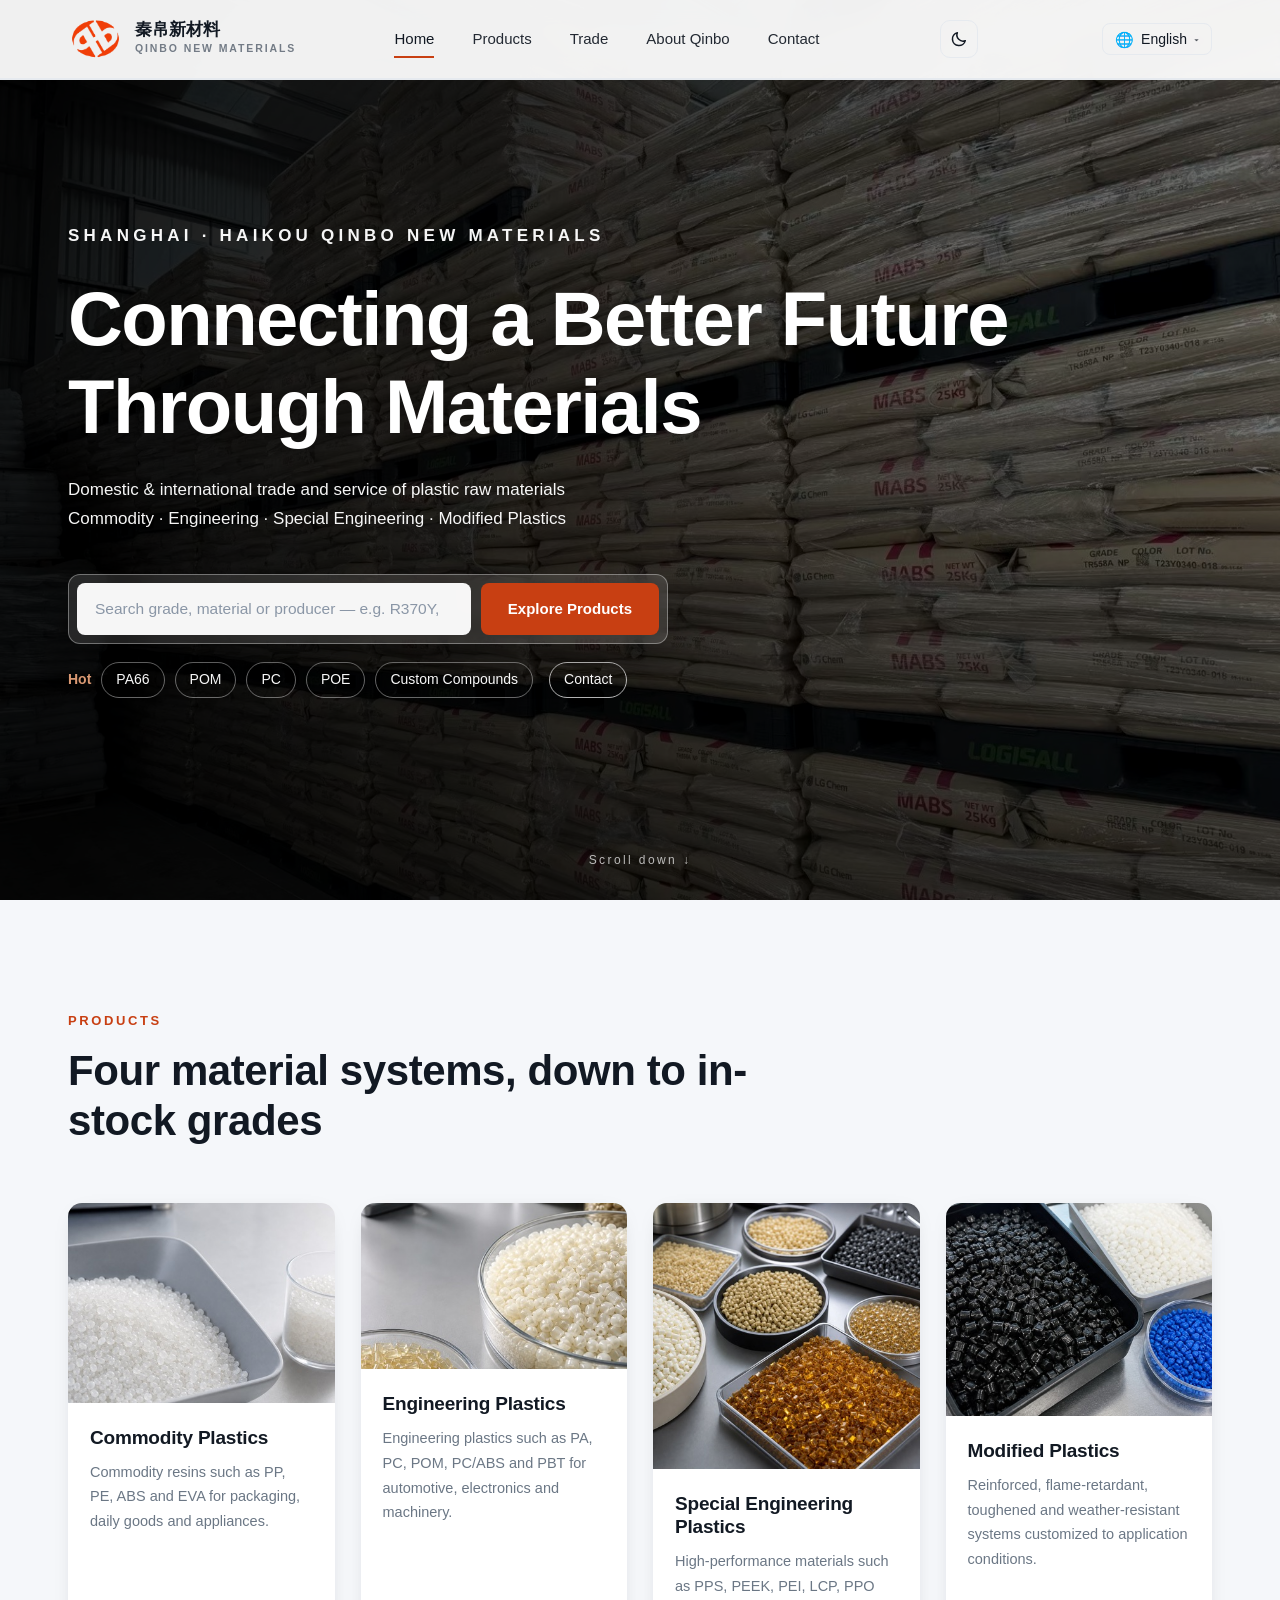
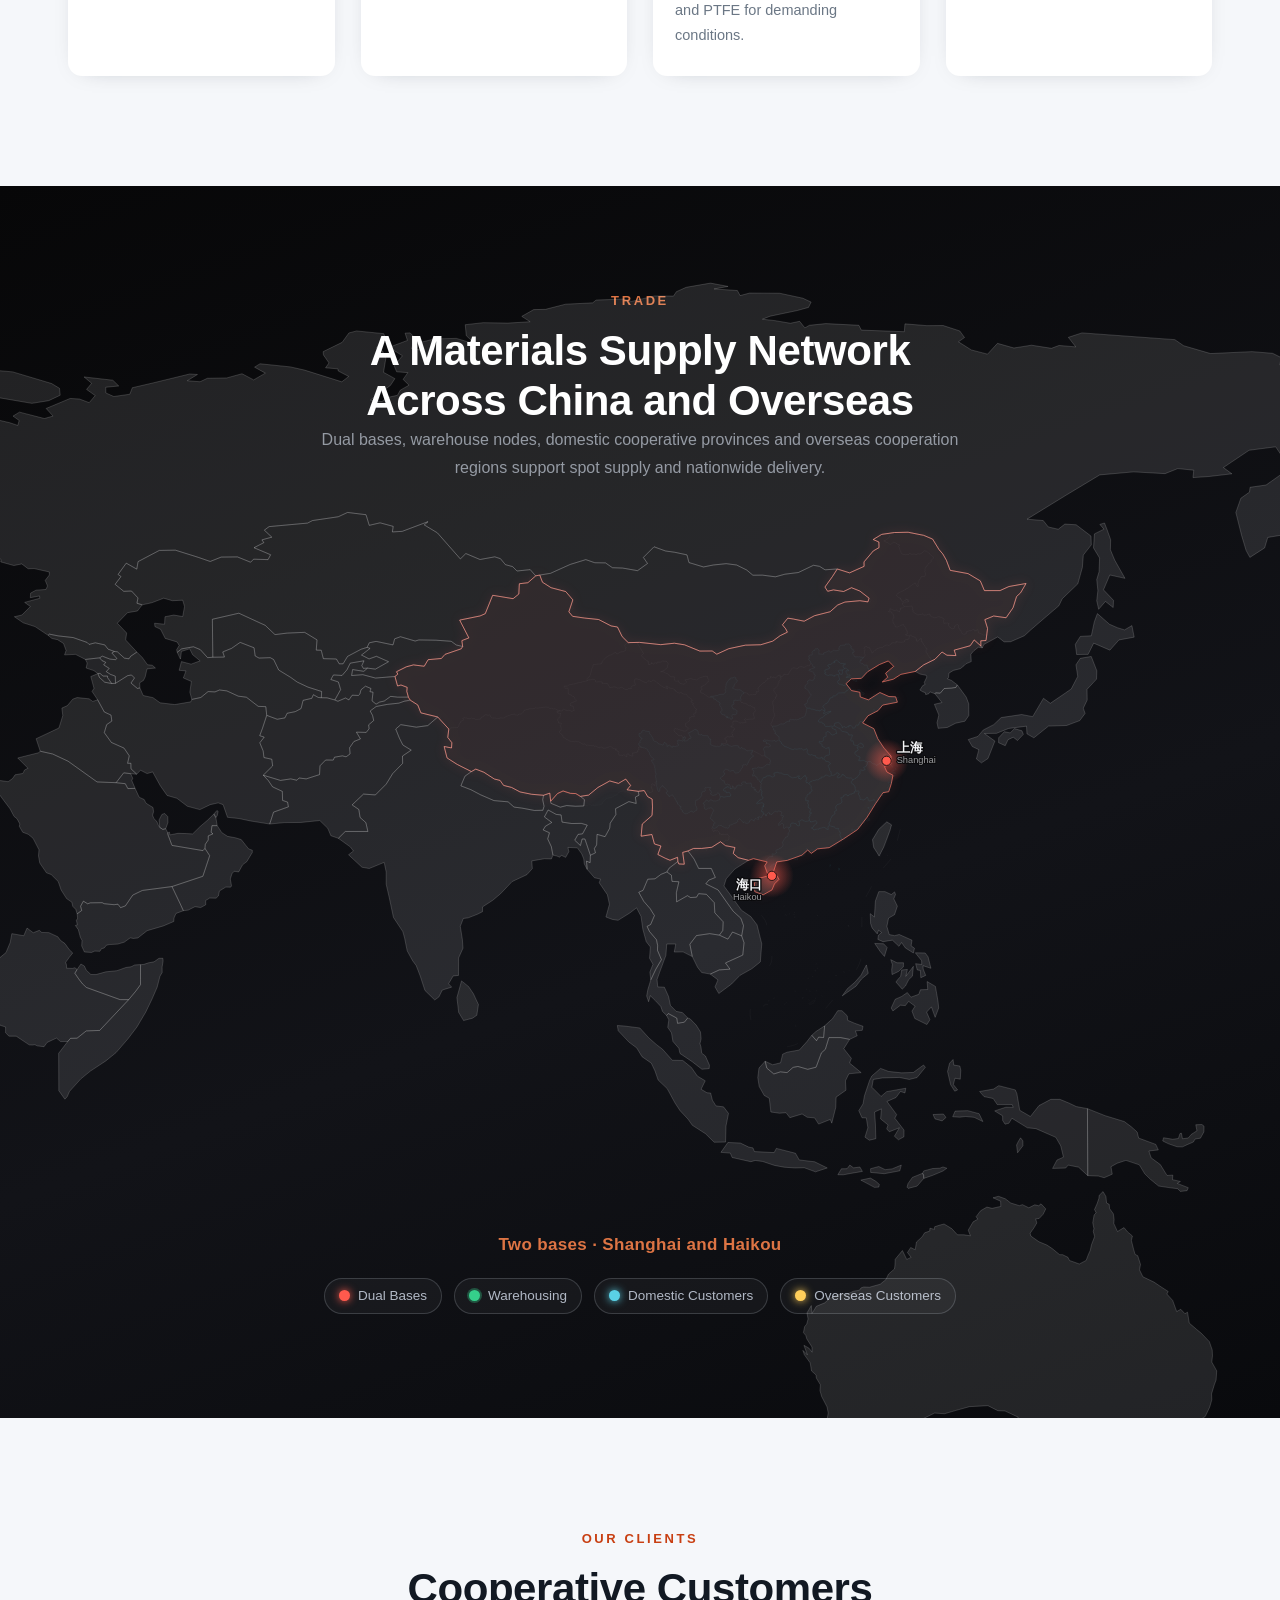
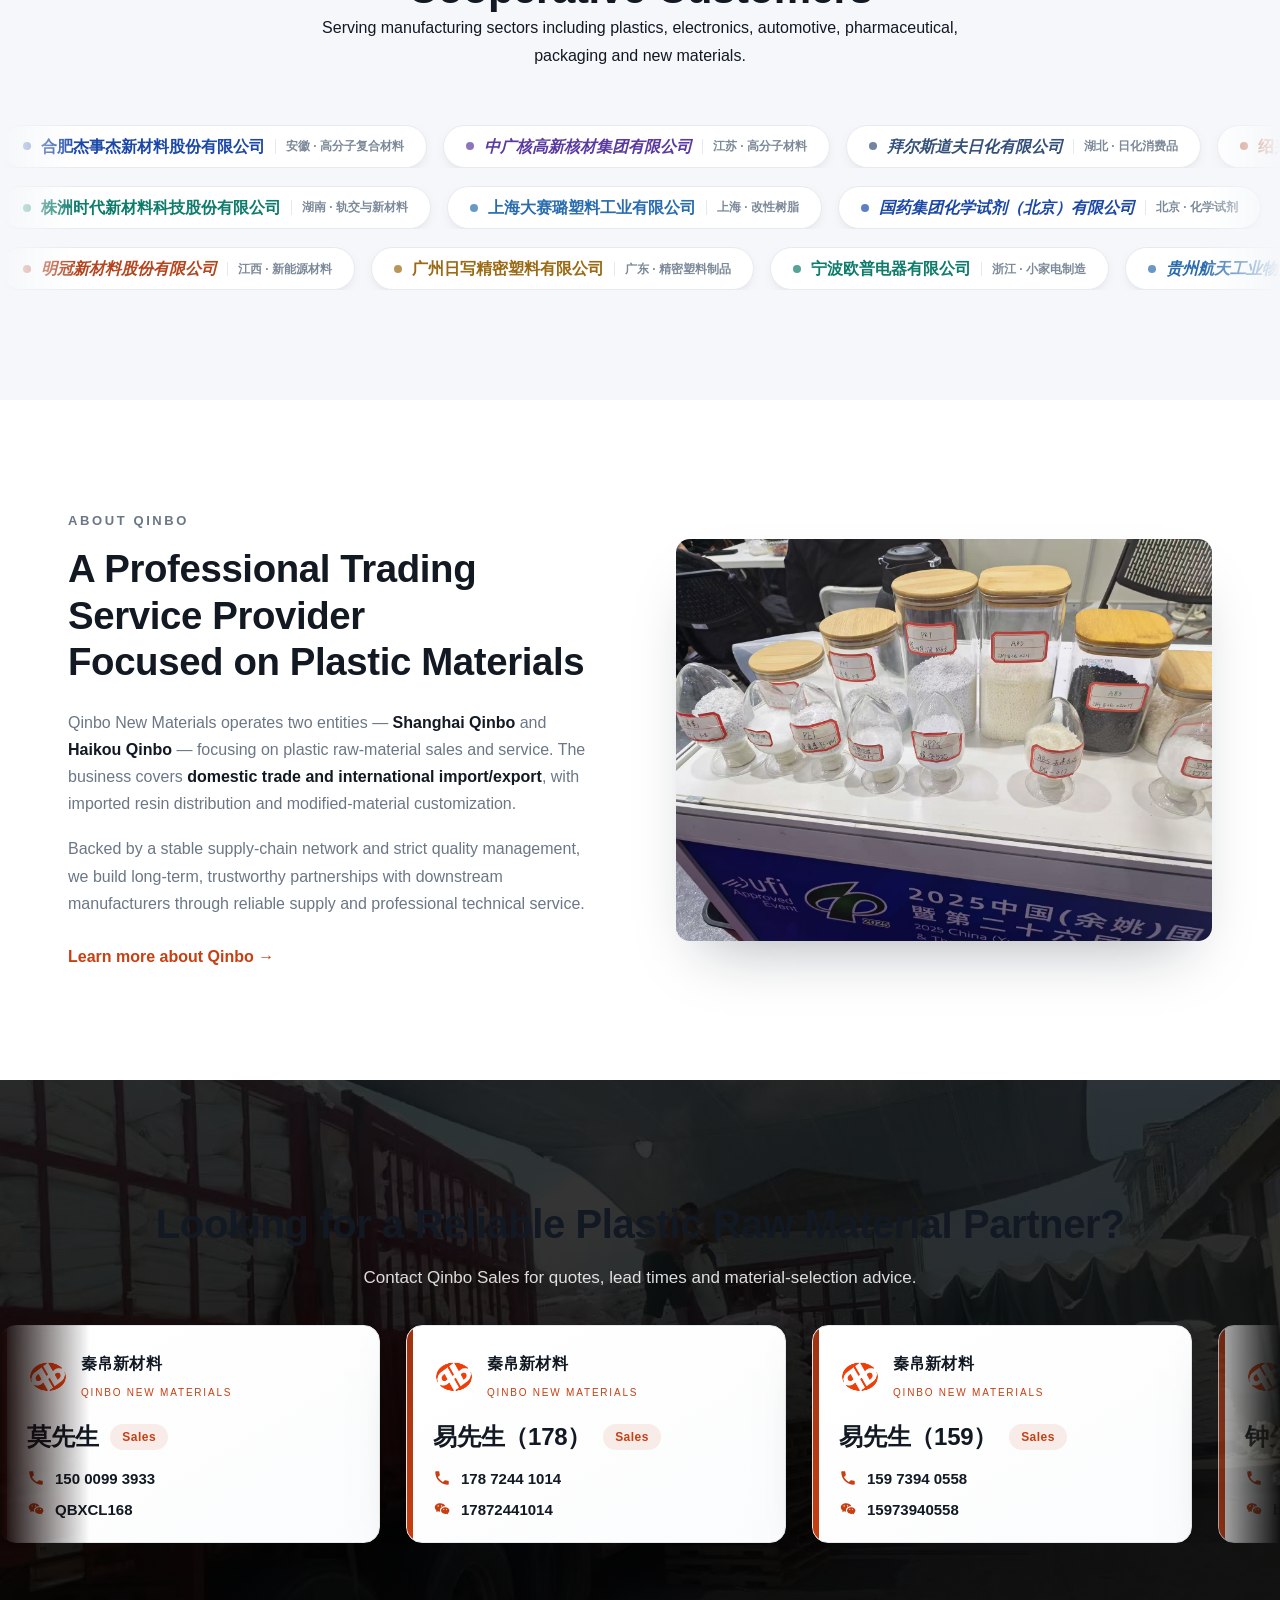
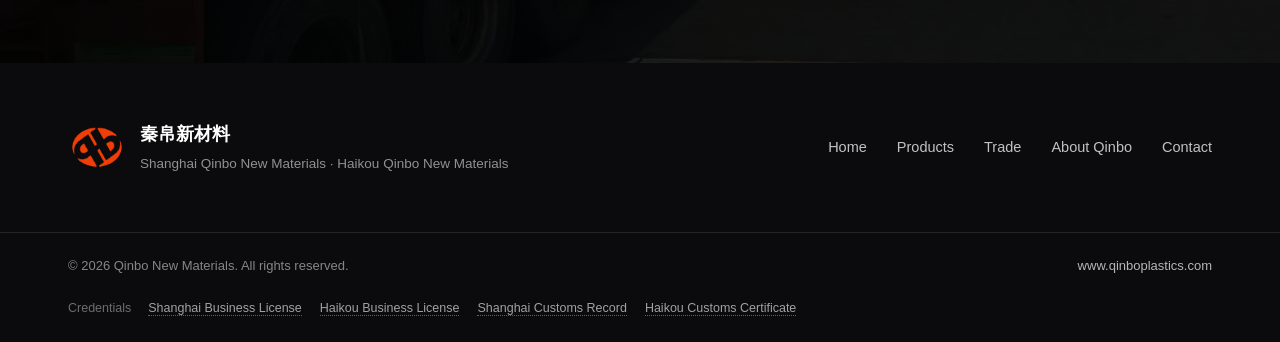
<file: index.html>
<!DOCTYPE html>
<html lang="zh-CN">
<head>
<meta charset="UTF-8" />
<meta name="viewport" content="width=device-width, initial-scale=1.0" />
<title>秦帛新材料 | 塑料原料现货牌号 · 国内外贸易服务</title>
<meta name="description" content="秦帛新材料（运营主体：上海秦帛新材料有限公司 / 海口秦帛新材料）专注塑料原料现货牌号的国内外贸易与服务，产品中心按通用塑料、工程塑料、特种工程塑料、改性塑料四大体系展示，为下游制造业提供稳定可靠的材料供应链与技术支持。" />
<meta name="keywords" content="秦帛新材料,塑料原料,塑料供应商,改性塑料,工程塑料,通用塑料,特种工程塑料,进口塑料,进口树脂,塑料牌号,塑料贸易,塑料进出口,上海塑料,海口塑料,plastic supplier,plastic raw materials" />
<meta name="robots" content="index, follow" />
<meta http-equiv="content-language" content="zh-CN" />
<meta name="author" content="秦帛新材料" />
<link rel="canonical" href="https://www.qinboplastics.com/" />
<link rel="alternate" hreflang="zh-CN" href="https://www.qinboplastics.com/" />
<link rel="alternate" hreflang="en" href="https://www.qinboplastics.com/en/" />
<link rel="alternate" hreflang="x-default" href="https://www.qinboplastics.com/" />
<!-- Open Graph -->
<meta property="og:type" content="website" />
<meta property="og:site_name" content="秦帛新材料 QINBO NEW MATERIALS" />
<meta property="og:title" content="秦帛新材料 | 专业塑料原料供应商 · 国内外贸易" />
<meta property="og:description" content="专注塑料原料的国内外贸易与服务：通用塑料、工程塑料、特种工程塑料、改性塑料四大体系，具体到现货牌号。" />
<meta property="og:url" content="https://www.qinboplastics.com/" />
<meta property="og:image" content="https://www.qinboplastics.com/assets/img/photos/real/hero-warehouse.jpg" />
<meta property="og:locale" content="zh_CN" />
<meta property="og:locale:alternate" content="en_US" />
<meta name="twitter:card" content="summary_large_image" />
<link rel="icon" href="assets/img/favicon.ico" sizes="any" />
<link rel="icon" type="image/png" href="assets/img/favicon-512.png" />
<link rel="apple-touch-icon" href="assets/img/apple-touch-icon.png" />
<style id="qb-critical">
:root{--ink:#121923;--ink-2:#263241;--ink-soft:#3f4b5a;--accent:#c83f12;--accent-2:#dd7444;--gray:#6b7785;--line:#e6eaef;--bg:#ffffff;--bg-soft:#f5f7fa;--maxw:1200px}
*{margin:0;padding:0;box-sizing:border-box}
html{scroll-behavior:smooth}
body{font-family:"PingFang SC","Microsoft YaHei","Hiragino Sans GB",-apple-system,BlinkMacSystemFont,"Segoe UI",Roboto,Helvetica,Arial,sans-serif;color:var(--ink);background:var(--bg);line-height:1.7;-webkit-font-smoothing:antialiased;font-size:16px;margin:0}
img{display:block;max-width:100%;height:auto}
a{color:inherit;text-decoration:none}
.container{width:100%;max-width:var(--maxw);margin:0 auto;padding:0 28px}
h1,h2,h3{line-height:1.2;font-weight:700;letter-spacing:-.01em;color:var(--ink)}
.site-header{position:sticky;top:0;z-index:50;background:rgba(255,255,255,.94);backdrop-filter:saturate(180%) blur(10px);border-bottom:1px solid var(--line)}
.nav-inner{display:flex;align-items:center;justify-content:space-between;padding:14px 0;gap:24px}
.brand{display:flex;align-items:center;gap:10px;font-weight:700}
.brand-text strong{display:block;font-size:18px}
.brand-text em{display:block;font-size:11px;font-style:normal;color:var(--ink-soft);letter-spacing:.05em}
.nav-menu{display:flex;gap:6px;align-items:center}
.nav-menu a{padding:8px 12px;border-radius:8px;color:var(--ink-2);font-size:14px;font-weight:500}
.hero,.page-banner{padding:80px 0 60px;background:#0b0c10;color:#fff}
.hero{position:relative;isolation:isolate}
.hero-overlay{
  position:absolute;inset:0;z-index:1;pointer-events:none;
  background:
    linear-gradient(100deg,rgba(0,0,0,.92) 0%,rgba(0,0,0,.78) 38%,rgba(0,0,0,.56) 70%,rgba(0,0,0,.42) 100%),
    linear-gradient(180deg,rgba(0,0,0,.30) 0%,rgba(0,0,0,.05) 30%,rgba(0,0,0,.55) 100%);
}
.hero h1,.page-banner h1{font-size:44px;line-height:1.15;margin:0 0 16px;color:#fff}
.hero h1{letter-spacing:-.01em}
.hero .hero-content,.hero .hero-content *{color:#fff}
.hero-search input{color:#121923}
.hero p,.page-banner p{font-size:17px;color:#ecf2ff;max-width:680px;opacity:.96}
.hero-scroll{z-index:2}
.qb-load-fail{display:none;position:fixed;left:0;right:0;bottom:0;padding:10px 16px;background:#fff8e1;color:#7a5b00;border-top:1px solid #f0d479;font-size:13px;z-index:9999;text-align:center}
.qb-load-fail.show{display:block}
@media (max-width:768px){.container{padding:0 16px}.nav-menu{display:none}.hero h1,.page-banner h1{font-size:30px}}
</style>
<script>
// 资源加载失败兜底：CSS、JS、字体 任意一个超过 8s 还没就绪，给用户一个轻提示
(function(){
  var failed = [];
  function markFail(kind){
    return function(){
      failed.push(kind);
      if(failed.length === 1){
        var el = document.createElement('div');
        el.className = 'qb-load-fail show';
        el.textContent = '页面资源加载缓慢，部分样式可能未生效。点击刷新或检查网络。';
        document.body && document.body.appendChild(el);
      }
    };
  }
  // 监听 link.onerror
  document.addEventListener('DOMContentLoaded', function(){
    var links = document.querySelectorAll('link[rel="stylesheet"]');
    links.forEach(function(l){
      l.addEventListener('error', markFail('css'));
    });
    var scripts = document.querySelectorAll('script[src]');
    scripts.forEach(function(s){
      s.addEventListener('error', markFail('js'));
    });
  });
})();
</script>

<link rel="stylesheet" href="assets/css/style.css?v=20260617-theme" />
<script type="application/ld+json">
{
  "@context": "https://schema.org",
  "@type": "Organization",
  "name": "秦帛新材料",
  "legalName": "上海秦帛新材料有限公司",
  "alternateName": ["秦帛","秦帛新材料","QINBO","QINBO NEW MATERIALS","Qinbo New Materials","Qinbo Plastics"],
  "url": "https://www.qinboplastics.com/",
  "logo": "https://www.qinboplastics.com/assets/img/logo-classic.png",
  "image": "https://www.qinboplastics.com/assets/img/photos/real/hero-warehouse.jpg",
  "description": "秦帛新材料（上海秦帛新材料有限公司）专注塑料原料现货牌号的国内外贸易与服务。",
  "foundingDate": "2018",
  "areaServed": ["CN","Asia","Europe","North America","Middle East"],
  "knowsLanguage": ["zh-CN","en"],
  "address": {
    "@type": "PostalAddress",
    "streetAddress": "上海市奉贤区",
    "addressLocality": "上海",
    "addressRegion": "上海市",
    "addressCountry": "CN"
  },
  "contactPoint": [{
    "@type": "ContactPoint",
    "telephone": "+86-21-0000-0000",
    "contactType": "sales",
    "areaServed": ["CN","Asia","Europe","North America","Middle East"],
    "availableLanguage": ["Chinese","English"]
  }],
  "location": [
    { "@type": "Place", "name": "上海秦帛新材料有限公司", "address": { "@type": "PostalAddress", "addressLocality": "上海", "addressCountry": "CN" } },
    { "@type": "Place", "name": "海口秦帛新材料", "address": { "@type": "PostalAddress", "addressLocality": "海口", "addressCountry": "CN" } }
  ],
  "knowsAbout": ["塑料原料","通用塑料","工程塑料","特种工程塑料","改性塑料","塑料进出口贸易","PP","PE","ABS","POM","PA","PC","PC/ABS","PBT","PPS","POE","EVA"]
}
</script>
</head>
<body>

<!-- ===== 顶部导航 ===== -->
<header class="site-header" id="siteHeader">
  <div class="container nav-inner">
    <a href="index.html" class="brand"><span class="brand-mark"><img class="logo-light" src="assets/img/logo-classic.png" alt="秦帛新材料 QB" /><img class="logo-dark" src="assets/img/logo-classic.png" alt="" aria-hidden="true" /></span>
      <span class="brand-text"><strong>秦帛新材料</strong><em>QINBO NEW MATERIALS</em></span>
    </a>
    <nav class="nav-menu" id="navMenu">
      <a href="index.html" class="active" data-i18n="nav.home">首页</a>
      <a href="products.html" data-i18n="nav.products">产品中心</a>
      <a href="trade.html" data-i18n="nav.trade">国内外贸易</a>
      <a href="about.html" data-i18n="nav.about">关于秦帛</a>
      <a href="contact.html" data-i18n="nav.contact">联系我们</a>
    </nav>
    <div class="lang-switch" id="langSwitch"></div>
    <button class="nav-toggle" id="navToggle" aria-label="菜单"><span></span><span></span><span></span></button>
  </div>
</header>

<!-- ===== HERO ===== -->
<section class="hero">
  <div class="hero-media">
    <img src="assets/img/photos/real/hero-warehouse.jpg" alt="秦帛新材料 塑料原料仓储" />
  </div>
  <div class="hero-overlay"></div>
  <div class="container hero-content">
    <p class="hero-eyebrow">SHANGHAI · HAIKOU QINBO NEW MATERIALS</p>
    <h1 data-i18n="home.heroTitle">以材料连接<br/>更好的未来</h1>
    <p class="hero-sub" data-i18n="home.heroSub">专注塑料原料的国内外贸易与服务<br/>通用塑料 · 工程塑料 · 特种工程塑料 · 改性塑料</p>
    <form class="hero-search" id="heroSearch" action="products.html" method="get" role="search">
      <input type="search" name="q" id="heroSearchInput" autocomplete="off"
        aria-label="搜索产品" data-i18n-attr="placeholder:home.searchPh"
        placeholder="搜牌号 / 料种 / 厂家，如 R370Y、8150、M90-44、奇美" />
      <button type="submit" class="btn btn-primary" data-i18n="home.heroBtnProducts">探索产品</button>
    </form>
    <div class="hero-quick">
      <span class="hq-label" data-i18n="home.hot">热门</span>
      <a href="products.html?q=PA66">PA66</a>
      <a href="products.html?q=POM">POM</a>
      <a href="products.html?q=PC">PC</a>
      <a href="products.html?q=POE">POE</a>
      <a href="products.html?cat=modified" data-i18n="home.hqCustom">改性定制</a>
      <a href="contact.html" class="hq-contact" data-i18n="nav.contact">联系我们</a>
    </div>
  </div>
  <div class="hero-scroll" data-i18n="home.scroll">向下滚动 ↓</div>
</section>

<!-- ===== 产品中心 ===== -->
<section class="section section-products" id="products">
  <div class="container">
    <div class="section-head reveal">
      <p class="eyebrow" data-i18n="nav.products">产品中心</p>
      <h2 data-i18n="home.productsTitle">四大材料体系，具体到现货牌号</h2>
    </div>
    <div class="product-grid">
      <a href="products.html?cat=commodity" class="product-card reveal">
        <div class="product-img"><img src="assets/img/photos/thumbs/category-commodity-thumb.jpg" width="420" height="420" loading="lazy" decoding="async" alt="通用塑料" /></div>
        <div class="product-body"><h3 data-i18n="cat.general.name">通用塑料</h3><p data-i18n="cat.general.brief">PP、PE、ABS、EVA 等通用树脂，应用于包装、日用、家电等领域。</p></div>
      </a>
      <a href="products.html?cat=engineering" class="product-card reveal">
        <div class="product-img"><img src="assets/img/photos/thumbs/category-engineering-thumb.jpg" width="420" height="420" loading="lazy" decoding="async" alt="工程塑料" /></div>
        <div class="product-body"><h3 data-i18n="cat.engineering.name">工程塑料</h3><p data-i18n="cat.engineering.brief">PA、PC、POM、PC/ABS、PBT 等工程塑料，满足汽车、电子、机械等场景。</p></div>
      </a>
      <a href="products.html?cat=special" class="product-card reveal">
        <div class="product-img"><img src="assets/img/photos/thumbs/category-special-thumb.jpg" width="420" height="420" loading="lazy" decoding="async" alt="特种工程塑料" /></div>
        <div class="product-body"><h3 data-i18n="cat.special.name">特种工程塑料</h3><p data-i18n="cat.special.brief">PPS、PEEK、PEI、LCP、PPO、PTFE 等高性能材料，适配严苛工况。</p></div>
      </a>
      <a href="products.html?cat=modified" class="product-card reveal">
        <div class="product-img"><img src="assets/img/photos/thumbs/category-modified-thumb.jpg" width="420" height="420" loading="lazy" decoding="async" alt="改性塑料" /></div>
        <div class="product-body"><h3 data-i18n="cat.modified.name">改性塑料</h3><p data-i18n="cat.modified.brief">增强、阻燃、增韧、耐候等改性体系，支持按工况定制。</p></div>
      </a>
    </div>
  </div>
</section>

<!-- ===== 国内外贸易 ===== -->
<section class="section-map">
  <div class="container">
    <div class="section-head reveal" style="text-align:center;margin-left:auto;margin-right:auto">
      <p class="eyebrow" data-i18n="nav.trade">国内外贸易</p>
      <h2 data-i18n="home.tradeTitle">连接国内外的材料供应网络</h2>
      <p data-i18n="home.tradeP">双基地、仓储节点、国内合作省份与境外合作区域协同，支持现货供应与全国配送。</p>
    </div>
    <div class="qbmap-wrap reveal">
      <div id="qbMap"></div>
      <p class="qbmap-caption" data-qbmap-caption>&nbsp;</p>
      <div class="qbmap-stages" hidden aria-hidden="true">
        <span data-qbmap-stage data-i18n="trade.mapStage1">双基地 · 上海与海口</span>
        <span data-qbmap-stage data-i18n="trade.mapStage2">仓储节点 · 华东与海口协同配送</span>
        <span data-qbmap-stage data-i18n="trade.mapStage3">国内合作客户 · 点亮合作省份</span>
        <span data-qbmap-stage data-i18n="trade.mapStage4">境外合作客户 · 对接主流原厂品牌</span>
      </div>
      <div class="qbmap-legend" aria-label="供应版图筛选">
        <button type="button" data-qbmap-filter="base"><i class="lg-base"></i><span data-i18n="trade.mapLegBase">双基地</span></button>
        <button type="button" data-qbmap-filter="wh"><i class="lg-wh"></i><span data-i18n="trade.mapLegWh">仓储基地</span></button>
        <button type="button" data-qbmap-filter="dom"><i class="lg-dom"></i><span data-i18n="trade.mapLegDom">国内合作客户</span></button>
        <button type="button" data-qbmap-filter="intl"><i class="lg-intl"></i><span data-i18n="trade.mapLegIntl">境外合作客户</span></button>
      </div>
    </div>
  </div>
</section>

<section class="section section-products">
  <div class="container">
    <div class="section-head reveal" style="text-align:center;margin-left:auto;margin-right:auto">
      <p class="eyebrow" data-i18n="trade.clientsEyebrow">合作客户</p>
      <h2 data-i18n="trade.clientsTitle">合作客户</h2>
      <p data-i18n="trade.clientsDesc">覆盖塑胶制品、电子电器、汽车、医药、包装、新材料等多个制造领域。</p>
    </div>
  </div>
  <div class="clients-wall" id="clientsWall" aria-label="合作客户"></div>
</section>

<!-- ===== 关于秦帛 ===== -->
<section class="section section-about" id="about">
  <div class="container about-grid">
    <div class="about-text reveal">
      <p class="eyebrow" data-i18n="home.aboutEyebrow">关于秦帛</p>
      <h2 data-i18n="home.aboutTitle">专注塑料材料领域的<br/>专业贸易服务商</h2>
      <p data-i18n="home.aboutP1">秦帛新材料下设 <strong>上海秦帛新材料</strong> 与 <strong>海口秦帛新材料</strong> 两大主体，专注于塑料原料的销售与服务，业务覆盖 <strong>国内贸易与国际进出口</strong>，并提供进口树脂分销及改性料定制。</p>
      <p data-i18n="home.aboutP2">我们依托稳定的供应链网络与严格的品质管理，以可靠的货源、专业的技术服务，与下游制造企业建立长期可信赖的合作关系。</p>
      <a href="about.html" class="link-arrow" data-i18n="home.aboutMore">了解更多关于秦帛 →</a>
    </div>
    <div class="about-media reveal">
      <img src="assets/img/photos/real/about-expo.jpg" alt="秦帛新材料 展会与客户交流" />
    </div>
  </div>
</section>

<!-- ===== CTA ===== -->
<section class="section-cta">
  <div class="cta-media"><img src="assets/img/photos/real/cta-logistics.jpg" alt="" /><div class="cta-overlay"></div></div>
  <div class="container cta-content reveal">
    <h2 data-i18n="home.ctaTitle">寻找可靠的塑料原料合作伙伴？</h2>
    <p data-i18n="home.ctaSub">联系秦帛销售部，获取报价、货期与选型建议。</p>
  </div>
  <div class="bcards-marquee cta-bcards reveal" data-business-cards aria-label="销售部名片"></div>
</section>

<!-- ===== 页脚 ===== -->
<footer class="site-footer">
  <div class="container footer-inner">
    <div class="footer-brand">
      <span class="brand-mark"><img src="assets/img/logo-classic.png" alt="秦帛新材料" /></span>
      <div><strong>秦帛新材料</strong><p data-i18n="footer.subjects">上海秦帛新材料 · 海口秦帛新材料</p></div>
    </div>
    <nav class="footer-nav">
      <a href="index.html" data-i18n="nav.home">首页</a>
      <a href="products.html" data-i18n="nav.products">产品中心</a>
      <a href="trade.html" data-i18n="nav.trade">国内外贸易</a>
      <a href="about.html" data-i18n="nav.about">关于秦帛</a>
      <a href="contact.html" data-i18n="nav.contact">联系我们</a>
    </nav>
  </div>
  <div class="footer-bottom"><div class="container">
    <span data-i18n="footer.copyright">© 2026 秦帛新材料 版权所有</span>
    <span><a href="http://www.qinboplastics.com">www.qinboplastics.com</a></span>
  </div></div>
</footer>

<script src="assets/js/main.js?v=20260617-theme"></script>
<script src="assets/js/i18n.js?v=20260615-seo"></script>
<script src="assets/js/map-data.js"></script>
<script src="assets/js/china-province-data.js"></script>
<script src="assets/data/clients.js"></script>
<script src="assets/js/map.js"></script>
<script src="assets/js/clients.js"></script>
</body>
</html>
</file>
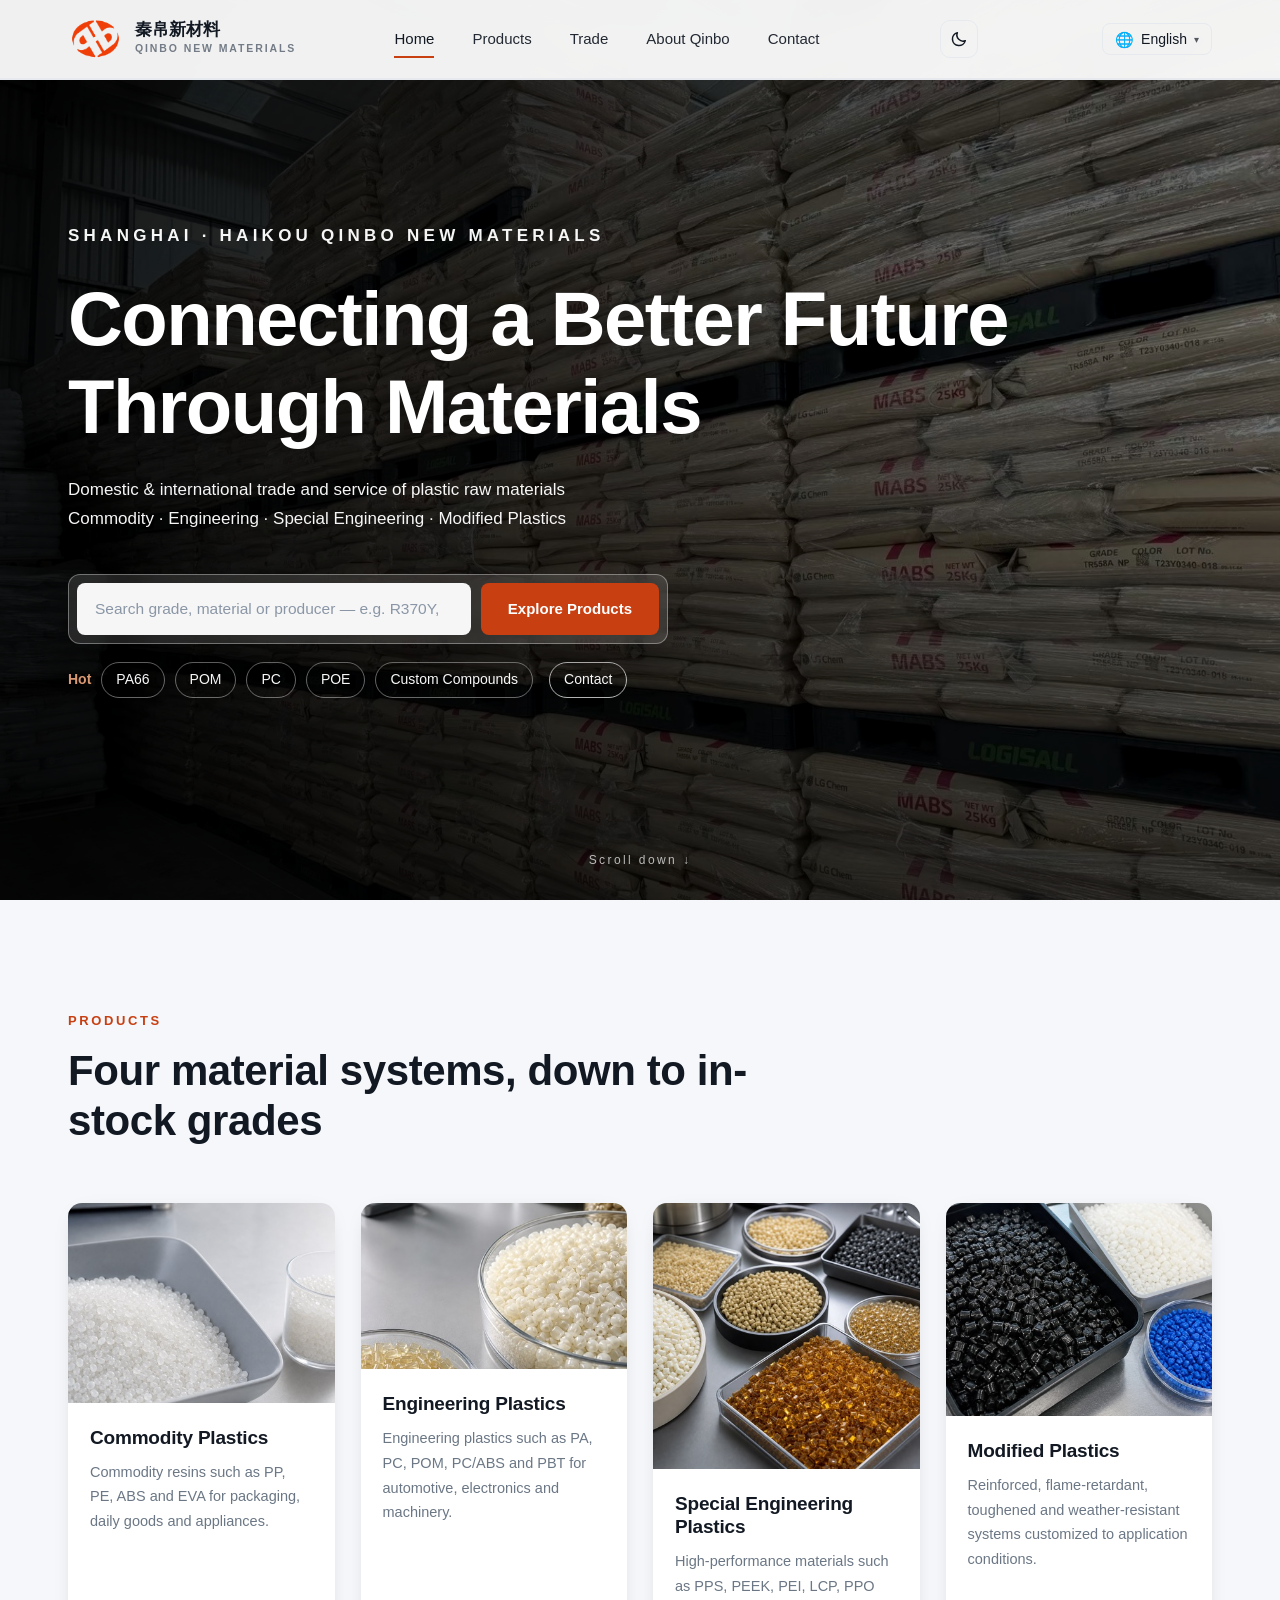
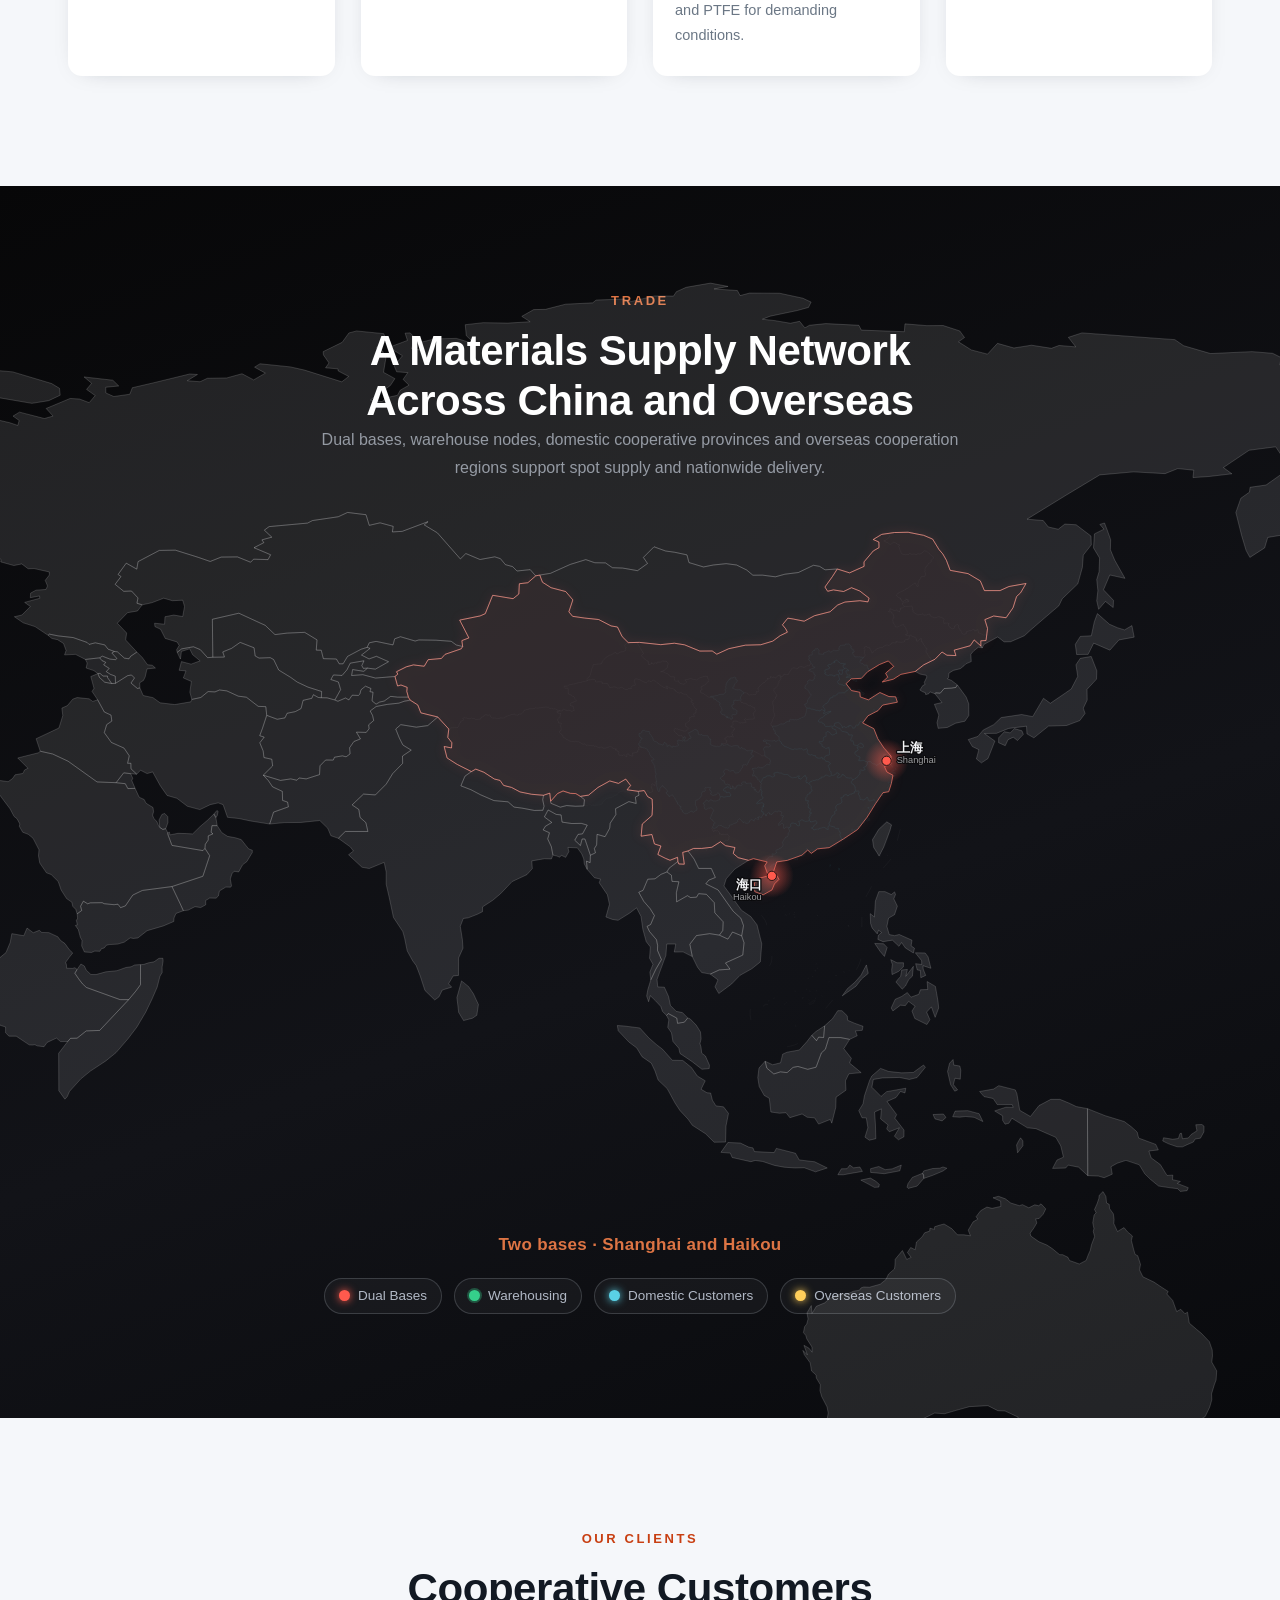
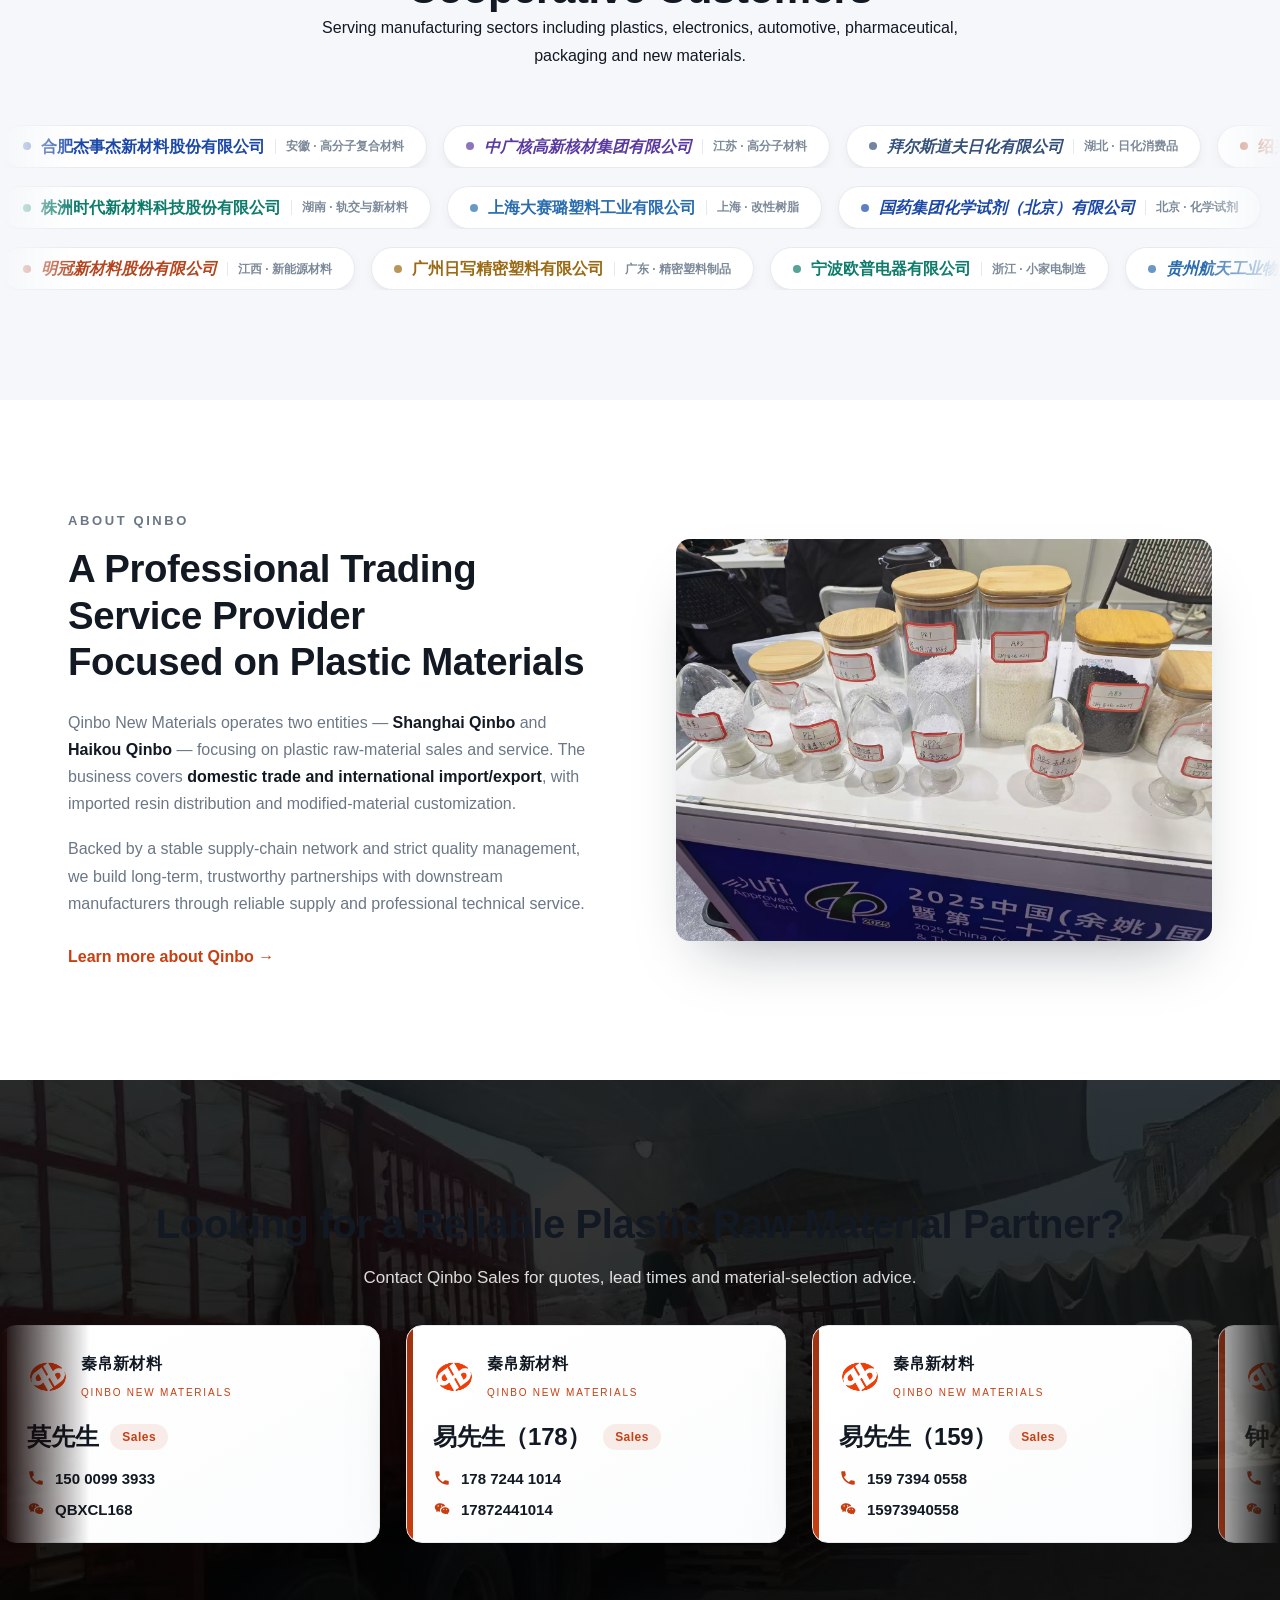
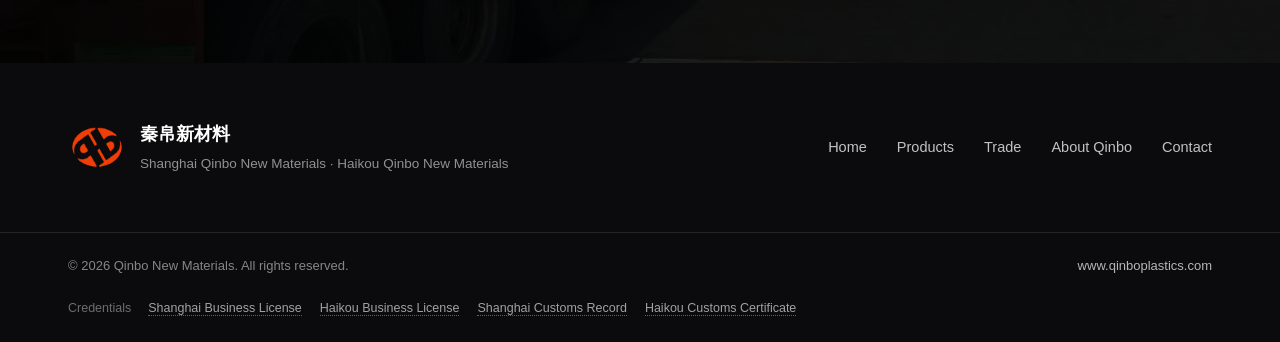
<file: en/index.html>
<!DOCTYPE html>
<html lang="en">
<head>
<meta charset="UTF-8" />
<meta name="viewport" content="width=device-width, initial-scale=1.0" />
<base href="../" />
<script>window.QB_LANG_HINT="en";</script>
<title>Qinbo New Materials | Plastic Raw Materials & Resin Trading Supplier</title>
<meta name="description" content="Qinbo New Materials (legal entity: 上海秦帛新材料有限公司 / Shanghai Qinbo New Materials Co., Ltd.) supplies plastic raw materials and resin grades for domestic and international trade, covering commodity, engineering, special engineering and modified plastics." />
<meta name="keywords" content="Qinbo New Materials,Qinbo Plastics,plastic raw materials,resin supplier,plastic supplier,engineering plastics,modified plastics,commodity plastics,plastic import export,China plastic trader" />
<meta name="robots" content="index, follow" />
<meta http-equiv="content-language" content="en" />
<meta name="author" content="秦帛新材料" />
<link rel="canonical" href="https://www.qinboplastics.com/en/" />
<link rel="alternate" hreflang="zh-CN" href="https://www.qinboplastics.com/" />
<link rel="alternate" hreflang="en" href="https://www.qinboplastics.com/en/" />
<link rel="alternate" hreflang="x-default" href="https://www.qinboplastics.com/" />
<!-- Open Graph -->
<meta property="og:type" content="website" />
<meta property="og:site_name" content="秦帛新材料 QINBO NEW MATERIALS" />
<meta property="og:title" content="Qinbo New Materials | Plastic Raw Materials Supplier" />
<meta property="og:description" content="Plastic raw material supply, domestic and international resin trade, in-stock grades and material support." />
<meta property="og:url" content="https://www.qinboplastics.com/en/" />
<meta property="og:image" content="https://www.qinboplastics.com/assets/img/photos/real/hero-warehouse.jpg" />
<meta property="og:locale" content="en_US" />
<meta property="og:locale:alternate" content="zh_CN" />
<meta name="twitter:card" content="summary_large_image" />
<link rel="icon" href="assets/img/favicon.ico" sizes="any" />
<link rel="icon" type="image/png" href="assets/img/favicon-512.png" />
<link rel="apple-touch-icon" href="assets/img/apple-touch-icon.png" />
<style id="qb-critical">
:root{--ink:#121923;--ink-2:#263241;--ink-soft:#3f4b5a;--accent:#c83f12;--accent-2:#dd7444;--gray:#6b7785;--line:#e6eaef;--bg:#ffffff;--bg-soft:#f5f7fa;--maxw:1200px}
*{margin:0;padding:0;box-sizing:border-box}
html{scroll-behavior:smooth}
body{font-family:"PingFang SC","Microsoft YaHei","Hiragino Sans GB",-apple-system,BlinkMacSystemFont,"Segoe UI",Roboto,Helvetica,Arial,sans-serif;color:var(--ink);background:var(--bg);line-height:1.7;-webkit-font-smoothing:antialiased;font-size:16px;margin:0}
img{display:block;max-width:100%;height:auto}
a{color:inherit;text-decoration:none}
.container{width:100%;max-width:var(--maxw);margin:0 auto;padding:0 28px}
h1,h2,h3{line-height:1.2;font-weight:700;letter-spacing:-.01em;color:var(--ink)}
.site-header{position:sticky;top:0;z-index:50;background:rgba(255,255,255,.94);backdrop-filter:saturate(180%) blur(10px);border-bottom:1px solid var(--line)}
.nav-inner{display:flex;align-items:center;justify-content:space-between;padding:14px 0;gap:24px}
.brand{display:flex;align-items:center;gap:10px;font-weight:700}
.brand-text strong{display:block;font-size:18px}
.brand-text em{display:block;font-size:11px;font-style:normal;color:var(--ink-soft);letter-spacing:.05em}
.nav-menu{display:flex;gap:6px;align-items:center}
.nav-menu a{padding:8px 12px;border-radius:8px;color:var(--ink-2);font-size:14px;font-weight:500}
.hero,.page-banner{padding:80px 0 60px;background:#0b0c10;color:#fff}
.hero{position:relative;isolation:isolate}
.hero-overlay{
  position:absolute;inset:0;z-index:1;pointer-events:none;
  background:
    linear-gradient(100deg,rgba(0,0,0,.92) 0%,rgba(0,0,0,.78) 38%,rgba(0,0,0,.56) 70%,rgba(0,0,0,.42) 100%),
    linear-gradient(180deg,rgba(0,0,0,.30) 0%,rgba(0,0,0,.05) 30%,rgba(0,0,0,.55) 100%);
}
.hero h1,.page-banner h1{font-size:44px;line-height:1.15;margin:0 0 16px;color:#fff}
.hero h1{letter-spacing:-.01em}
.hero .hero-content,.hero .hero-content *{color:#fff}
.hero-search input{color:#121923}
.hero p,.page-banner p{font-size:17px;color:#ecf2ff;max-width:680px;opacity:.96}
.hero-scroll{z-index:2}
.qb-load-fail{display:none;position:fixed;left:0;right:0;bottom:0;padding:10px 16px;background:#fff8e1;color:#7a5b00;border-top:1px solid #f0d479;font-size:13px;z-index:9999;text-align:center}
.qb-load-fail.show{display:block}
@media (max-width:768px){.container{padding:0 16px}.nav-menu{display:none}.hero h1,.page-banner h1{font-size:30px}}
</style>
<script>
// 资源加载失败兜底：CSS、JS、字体 任意一个超过 8s 还没就绪，给用户一个轻提示
(function(){
  var failed = [];
  function markFail(kind){
    return function(){
      failed.push(kind);
      if(failed.length === 1){
        var el = document.createElement('div');
        el.className = 'qb-load-fail show';
        el.textContent = '页面资源加载缓慢，部分样式可能未生效。点击刷新或检查网络。';
        document.body && document.body.appendChild(el);
      }
    };
  }
  // 监听 link.onerror
  document.addEventListener('DOMContentLoaded', function(){
    var links = document.querySelectorAll('link[rel="stylesheet"]');
    links.forEach(function(l){
      l.addEventListener('error', markFail('css'));
    });
    var scripts = document.querySelectorAll('script[src]');
    scripts.forEach(function(s){
      s.addEventListener('error', markFail('js'));
    });
  });
})();
</script>

<link rel="stylesheet" href="assets/css/style.css?v=20260617-theme" />
<script type="application/ld+json">
{
  "@context": "https://schema.org",
  "@type": "Organization",
  "name": "Qinbo New Materials",
  "legalName": "上海秦帛新材料有限公司",
  "alternateName": ["Qinbo Plastics","Qinbo","QINBO","QINBO NEW MATERIALS","秦帛新材料","秦帛"],
  "url": "https://www.qinboplastics.com/en/",
  "logo": "https://www.qinboplastics.com/assets/img/logo-classic.png",
  "image": "https://www.qinboplastics.com/assets/img/photos/real/hero-warehouse.jpg",
  "description": "Qinbo New Materials (legal entity: 上海秦帛新材料有限公司 / Shanghai Qinbo New Materials Co., Ltd.) supplies plastic raw materials and resin grades for domestic and international trade.",
  "foundingDate": "2018",
  "areaServed": ["CN","Asia","Europe","North America","Middle East"],
  "knowsLanguage": ["zh-CN","en"],
  "address": {
    "@type": "PostalAddress",
    "streetAddress": "上海市奉贤区",
    "addressLocality": "Shanghai",
    "addressRegion": "Shanghai",
    "addressCountry": "CN"
  },
  "contactPoint": [{
    "@type": "ContactPoint",
    "telephone": "+86-21-0000-0000",
    "contactType": "sales",
    "areaServed": ["CN","Asia","Europe","North America","Middle East"],
    "availableLanguage": ["Chinese","English"]
  }],
  "location": [
    { "@type": "Place", "name": "上海秦帛新材料有限公司", "address": { "@type": "PostalAddress", "addressLocality": "Shanghai", "addressCountry": "CN" } },
    { "@type": "Place", "name": "海口秦帛新材料", "address": { "@type": "PostalAddress", "addressLocality": "Haikou", "addressCountry": "CN" } }
  ],
  "knowsAbout": ["plastic raw materials","commodity plastics","engineering plastics","special engineering plastics","modified plastics","resin import export","PP","PE","ABS","POM","PA","PC","PC/ABS","PBT","PPS","POE","EVA"]
}
</script>
</head>
<body>

<!-- ===== 顶部导航 ===== -->
<header class="site-header" id="siteHeader">
  <div class="container nav-inner">
    <a href="/en/" class="brand"><span class="brand-mark"><img class="logo-light" src="assets/img/logo-classic.png" alt="秦帛新材料 QB" /><img class="logo-dark" src="assets/img/logo-classic.png" alt="" aria-hidden="true" /></span>
      <span class="brand-text"><strong>秦帛新材料</strong><em>QINBO NEW MATERIALS</em></span>
    </a>
    <nav class="nav-menu" id="navMenu">
      <a href="/en/" class="active" data-i18n="nav.home">Home</a>
      <a href="/en/products.html" data-i18n="nav.products">Products</a>
      <a href="/en/trade.html" data-i18n="nav.trade">Trade</a>
      <a href="/en/about.html" data-i18n="nav.about">About Qinbo</a>
      <a href="/en/contact.html" data-i18n="nav.contact">Contact</a>
    </nav>
    <div class="lang-switch" id="langSwitch"></div>
    <button class="nav-toggle" id="navToggle" aria-label="菜单"><span></span><span></span><span></span></button>
  </div>
</header>

<!-- ===== HERO ===== -->
<section class="hero">
  <div class="hero-media">
    <img src="assets/img/photos/real/hero-warehouse.jpg" alt="秦帛新材料 塑料原料仓储" />
  </div>
  <div class="hero-overlay"></div>
  <div class="container hero-content">
    <p class="hero-eyebrow">SHANGHAI · HAIKOU QINBO NEW MATERIALS</p>
    <h1 data-i18n="home.heroTitle">Connecting a Better Future<br/>Through Materials</h1>
    <p class="hero-sub" data-i18n="home.heroSub">Domestic & international trade and service of plastic raw materials<br/>Commodity · Engineering · Special Engineering · Modified Plastics</p>
    <form class="hero-search" id="heroSearch" action="/en/products.html" method="get" role="search">
      <input type="search" name="q" id="heroSearchInput" autocomplete="off"
        aria-label="搜索产品" data-i18n-attr="placeholder:home.searchPh"
        placeholder="Search grade, material or producer — e.g. R370Y, 8150, M90-44, Chimei" />
      <button type="submit" class="btn btn-primary" data-i18n="home.heroBtnProducts">Explore Products</button>
    </form>
    <div class="hero-quick">
      <span class="hq-label" data-i18n="home.hot">Hot</span>
      <a href="/en/products.html?q=PA66">PA66</a>
      <a href="/en/products.html?q=POM">POM</a>
      <a href="/en/products.html?q=PC">PC</a>
      <a href="/en/products.html?q=POE">POE</a>
      <a href="/en/products.html?cat=modified" data-i18n="home.hqCustom">Custom Compounds</a>
      <a href="/en/contact.html" class="hq-contact" data-i18n="nav.contact">Contact</a>
    </div>
  </div>
  <div class="hero-scroll" data-i18n="home.scroll">Scroll down ↓</div>
</section>

<!-- ===== 产品中心 ===== -->
<section class="section section-products" id="products">
  <div class="container">
    <div class="section-head reveal">
      <p class="eyebrow" data-i18n="nav.products">Products</p>
      <h2 data-i18n="home.productsTitle">Four material systems, down to in-stock grades</h2>
    </div>
    <div class="product-grid">
      <a href="/en/products.html?cat=commodity" class="product-card reveal">
        <div class="product-img"><img src="assets/img/photos/thumbs/category-commodity-thumb.jpg" width="420" height="420" loading="lazy" decoding="async" alt="通用塑料" /></div>
        <div class="product-body"><h3 data-i18n="cat.general.name">Commodity Plastics</h3><p data-i18n="cat.general.brief">Commodity resins such as PP, PE, ABS and EVA for packaging, daily goods and appliances.</p></div>
      </a>
      <a href="/en/products.html?cat=engineering" class="product-card reveal">
        <div class="product-img"><img src="assets/img/photos/thumbs/category-engineering-thumb.jpg" width="420" height="420" loading="lazy" decoding="async" alt="工程塑料" /></div>
        <div class="product-body"><h3 data-i18n="cat.engineering.name">Engineering Plastics</h3><p data-i18n="cat.engineering.brief">Engineering plastics such as PA, PC, POM, PC/ABS and PBT for automotive, electronics and machinery.</p></div>
      </a>
      <a href="/en/products.html?cat=special" class="product-card reveal">
        <div class="product-img"><img src="assets/img/photos/thumbs/category-special-thumb.jpg" width="420" height="420" loading="lazy" decoding="async" alt="特种工程塑料" /></div>
        <div class="product-body"><h3 data-i18n="cat.special.name">Special Engineering Plastics</h3><p data-i18n="cat.special.brief">High-performance materials such as PPS, PEEK, PEI, LCP, PPO and PTFE for demanding conditions.</p></div>
      </a>
      <a href="/en/products.html?cat=modified" class="product-card reveal">
        <div class="product-img"><img src="assets/img/photos/thumbs/category-modified-thumb.jpg" width="420" height="420" loading="lazy" decoding="async" alt="改性塑料" /></div>
        <div class="product-body"><h3 data-i18n="cat.modified.name">Modified Plastics</h3><p data-i18n="cat.modified.brief">Reinforced, flame-retardant, toughened and weather-resistant systems customized to application conditions.</p></div>
      </a>
    </div>
  </div>
</section>

<!-- ===== 国内外贸易 ===== -->
<section class="section-map">
  <div class="container">
    <div class="section-head reveal" style="text-align:center;margin-left:auto;margin-right:auto">
      <p class="eyebrow" data-i18n="nav.trade">Trade</p>
      <h2 data-i18n="home.tradeTitle">A Materials Supply Network Across China and Overseas</h2>
      <p data-i18n="home.tradeP">Dual bases, warehouse nodes, domestic cooperative provinces and overseas cooperation regions support spot supply and nationwide delivery.</p>
    </div>
    <div class="qbmap-wrap reveal">
      <div id="qbMap"></div>
      <p class="qbmap-caption" data-qbmap-caption>&nbsp;</p>
      <div class="qbmap-stages" hidden aria-hidden="true">
        <span data-qbmap-stage data-i18n="trade.mapStage1">Two bases · Shanghai and Haikou</span>
        <span data-qbmap-stage data-i18n="trade.mapStage2">Warehouse nodes · East China and Haikou delivery coordination</span>
        <span data-qbmap-stage data-i18n="trade.mapStage3">Domestic customers · cooperative provinces highlighted</span>
        <span data-qbmap-stage data-i18n="trade.mapStage4">Overseas customers · connected with major original manufacturers</span>
      </div>
      <div class="qbmap-legend" aria-label="供应版图筛选">
        <button type="button" data-qbmap-filter="base"><i class="lg-base"></i><span data-i18n="trade.mapLegBase">Dual Bases</span></button>
        <button type="button" data-qbmap-filter="wh"><i class="lg-wh"></i><span data-i18n="trade.mapLegWh">Warehousing</span></button>
        <button type="button" data-qbmap-filter="dom"><i class="lg-dom"></i><span data-i18n="trade.mapLegDom">Domestic Customers</span></button>
        <button type="button" data-qbmap-filter="intl"><i class="lg-intl"></i><span data-i18n="trade.mapLegIntl">Overseas Customers</span></button>
      </div>
    </div>
  </div>
</section>

<section class="section section-products">
  <div class="container">
    <div class="section-head reveal" style="text-align:center;margin-left:auto;margin-right:auto">
      <p class="eyebrow" data-i18n="trade.clientsEyebrow">Our Clients</p>
      <h2 data-i18n="trade.clientsTitle">Cooperative Customers</h2>
      <p data-i18n="trade.clientsDesc">Serving manufacturing sectors including plastics, electronics, automotive, pharmaceutical, packaging and new materials.</p>
    </div>
  </div>
  <div class="clients-wall" id="clientsWall" aria-label="合作客户"></div>
</section>

<!-- ===== 关于秦帛 ===== -->
<section class="section section-about" id="about">
  <div class="container about-grid">
    <div class="about-text reveal">
      <p class="eyebrow" data-i18n="home.aboutEyebrow">About Qinbo</p>
      <h2 data-i18n="home.aboutTitle">A Professional Trading Service Provider<br/>Focused on Plastic Materials</h2>
      <p data-i18n="home.aboutP1">Qinbo New Materials operates two entities — <strong>Shanghai Qinbo</strong> and <strong>Haikou Qinbo</strong> — focusing on plastic raw-material sales and service. The business covers <strong>domestic trade and international import/export</strong>, with imported resin distribution and modified-material customization.</p>
      <p data-i18n="home.aboutP2">Backed by a stable supply-chain network and strict quality management, we build long-term, trustworthy partnerships with downstream manufacturers through reliable supply and professional technical service.</p>
      <a href="/en/about.html" class="link-arrow" data-i18n="home.aboutMore">Learn more about Qinbo →</a>
    </div>
    <div class="about-media reveal">
      <img src="assets/img/photos/real/about-expo.jpg" alt="秦帛新材料 展会与客户交流" />
    </div>
  </div>
</section>

<!-- ===== CTA ===== -->
<section class="section-cta">
  <div class="cta-media"><img src="assets/img/photos/real/cta-logistics.jpg" alt="" /><div class="cta-overlay"></div></div>
  <div class="container cta-content reveal">
    <h2 data-i18n="home.ctaTitle">Looking for a Reliable Plastic Raw Material Partner?</h2>
    <p data-i18n="home.ctaSub">Contact Qinbo Sales for quotes, lead times and material-selection advice.</p>
  </div>
  <div class="bcards-marquee cta-bcards reveal" data-business-cards aria-label="Sales business cards"></div>
</section>

<!-- ===== 页脚 ===== -->
<footer class="site-footer">
  <div class="container footer-inner">
    <div class="footer-brand">
      <span class="brand-mark"><img src="assets/img/logo-classic.png" alt="秦帛新材料" /></span>
      <div><strong>秦帛新材料</strong><p data-i18n="footer.subjects">Shanghai Qinbo New Materials · Haikou Qinbo New Materials</p></div>
    </div>
    <nav class="footer-nav">
      <a href="/en/" data-i18n="nav.home">Home</a>
      <a href="/en/products.html" data-i18n="nav.products">Products</a>
      <a href="/en/trade.html" data-i18n="nav.trade">Trade</a>
      <a href="/en/about.html" data-i18n="nav.about">About Qinbo</a>
      <a href="/en/contact.html" data-i18n="nav.contact">Contact</a>
    </nav>
  </div>
  <div class="footer-bottom"><div class="container">
    <span data-i18n="footer.copyright">© 2026 Qinbo New Materials. All rights reserved.</span>
    <span><a href="http://www.qinboplastics.com">www.qinboplastics.com</a></span>
  </div></div>
</footer>

<script src="assets/js/main.js?v=20260617-theme"></script>
<script src="assets/js/i18n.js?v=20260615-seo"></script>
<script src="assets/js/map-data.js"></script>
<script src="assets/js/china-province-data.js"></script>
<script src="assets/data/clients.js"></script>
<script src="assets/js/map.js"></script>
<script src="assets/js/clients.js"></script>
</body>
</html>
</file>
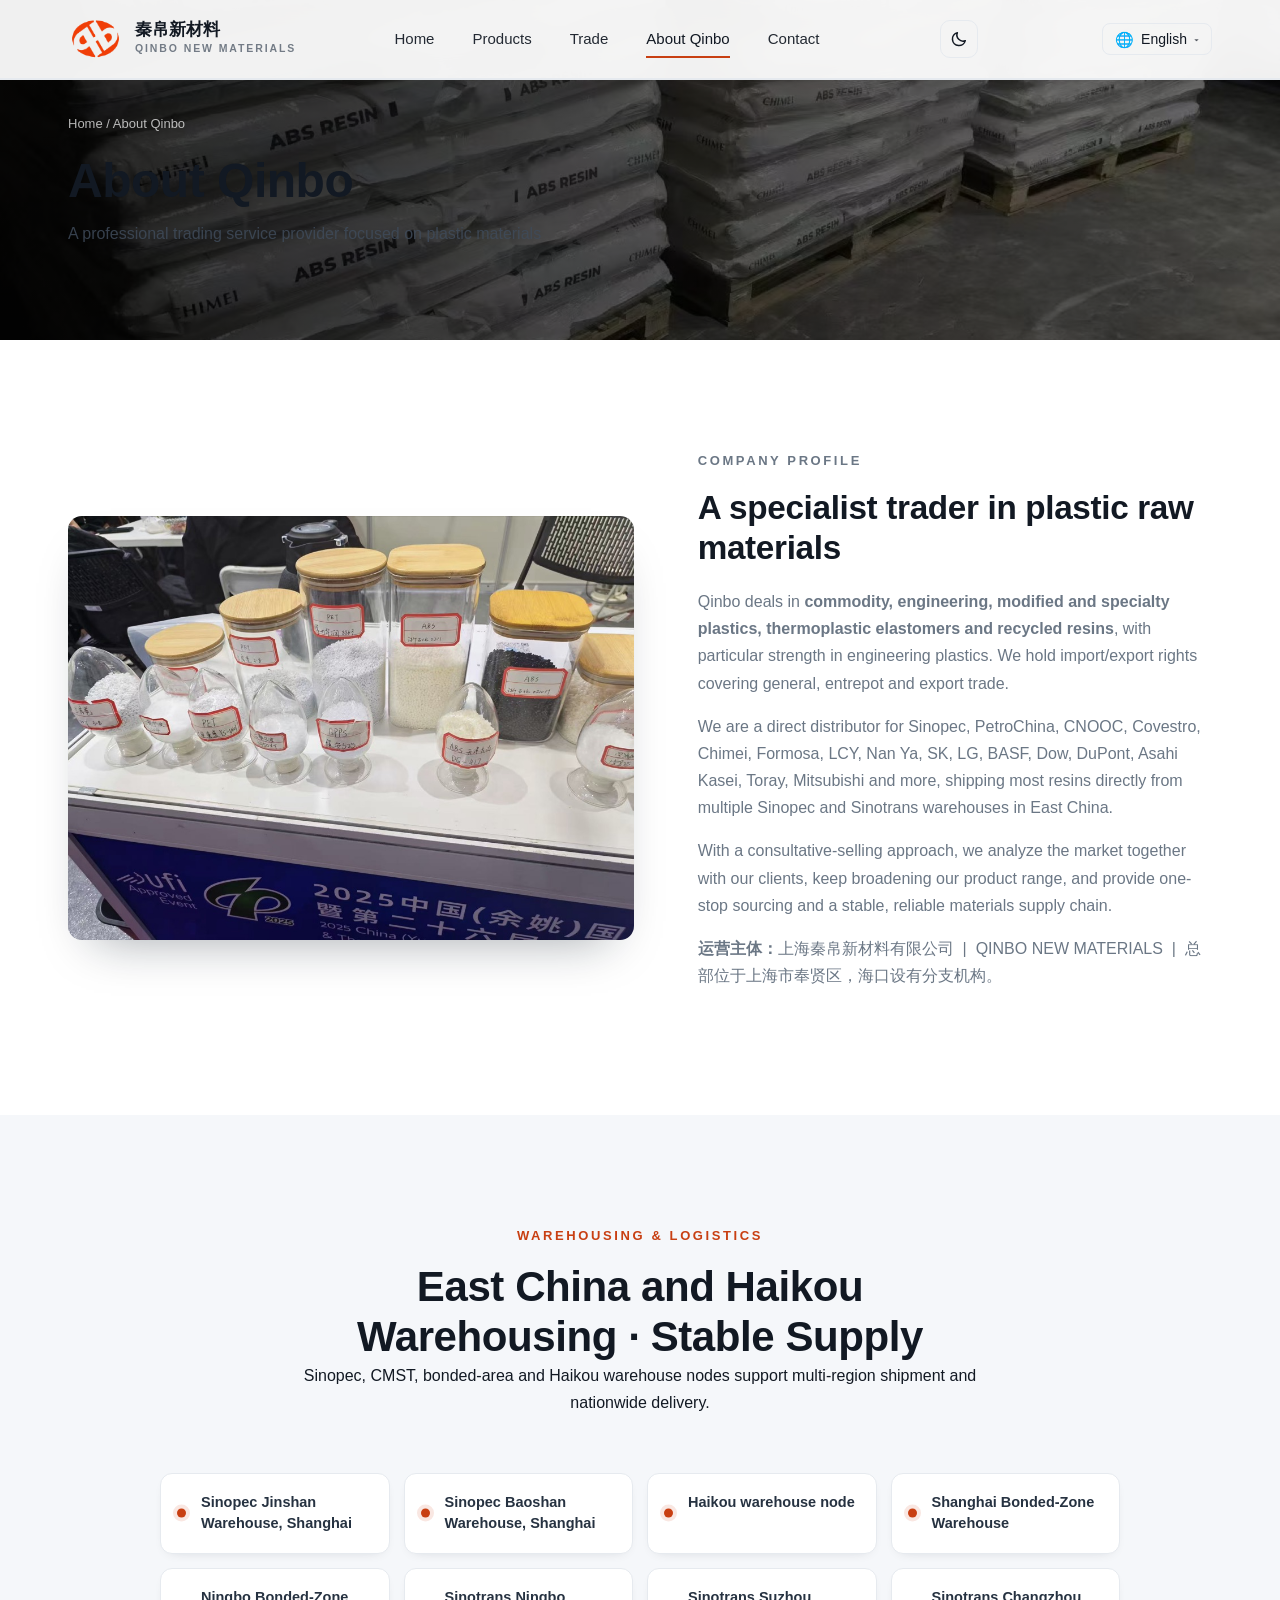
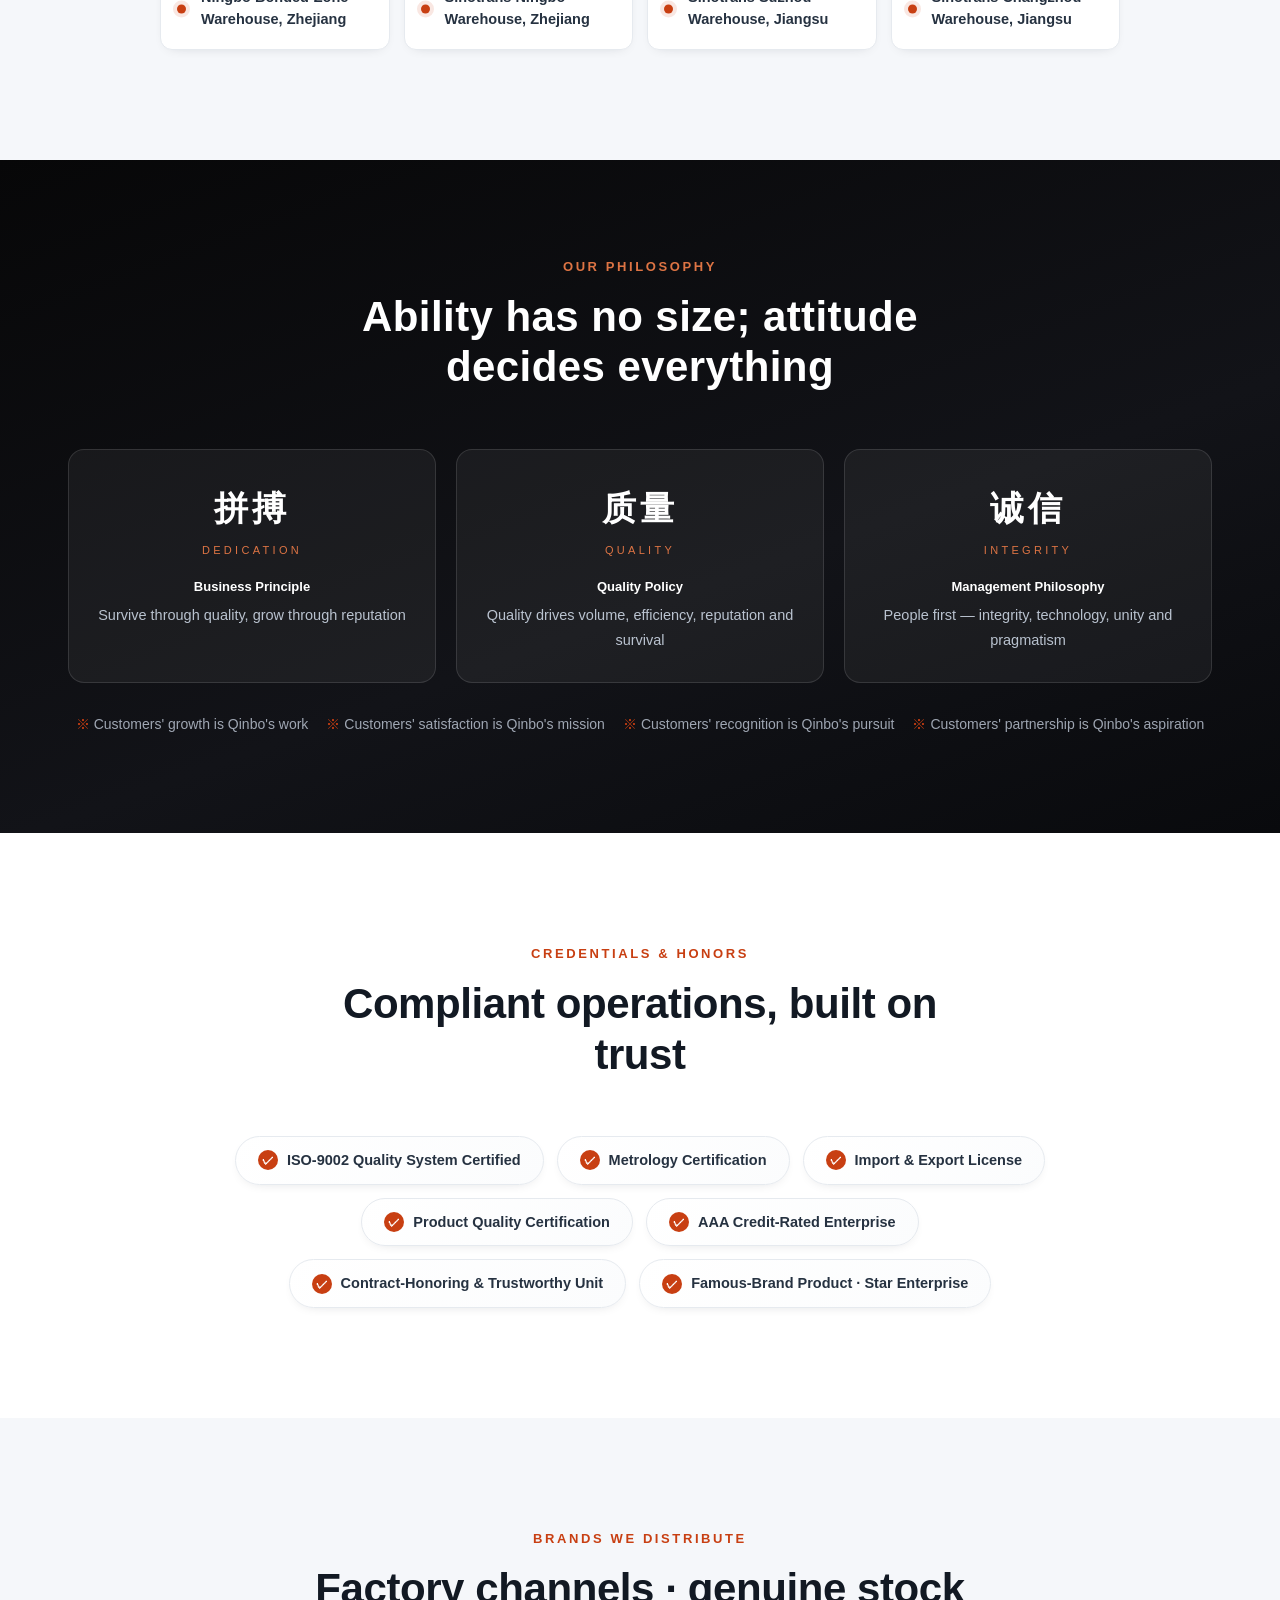
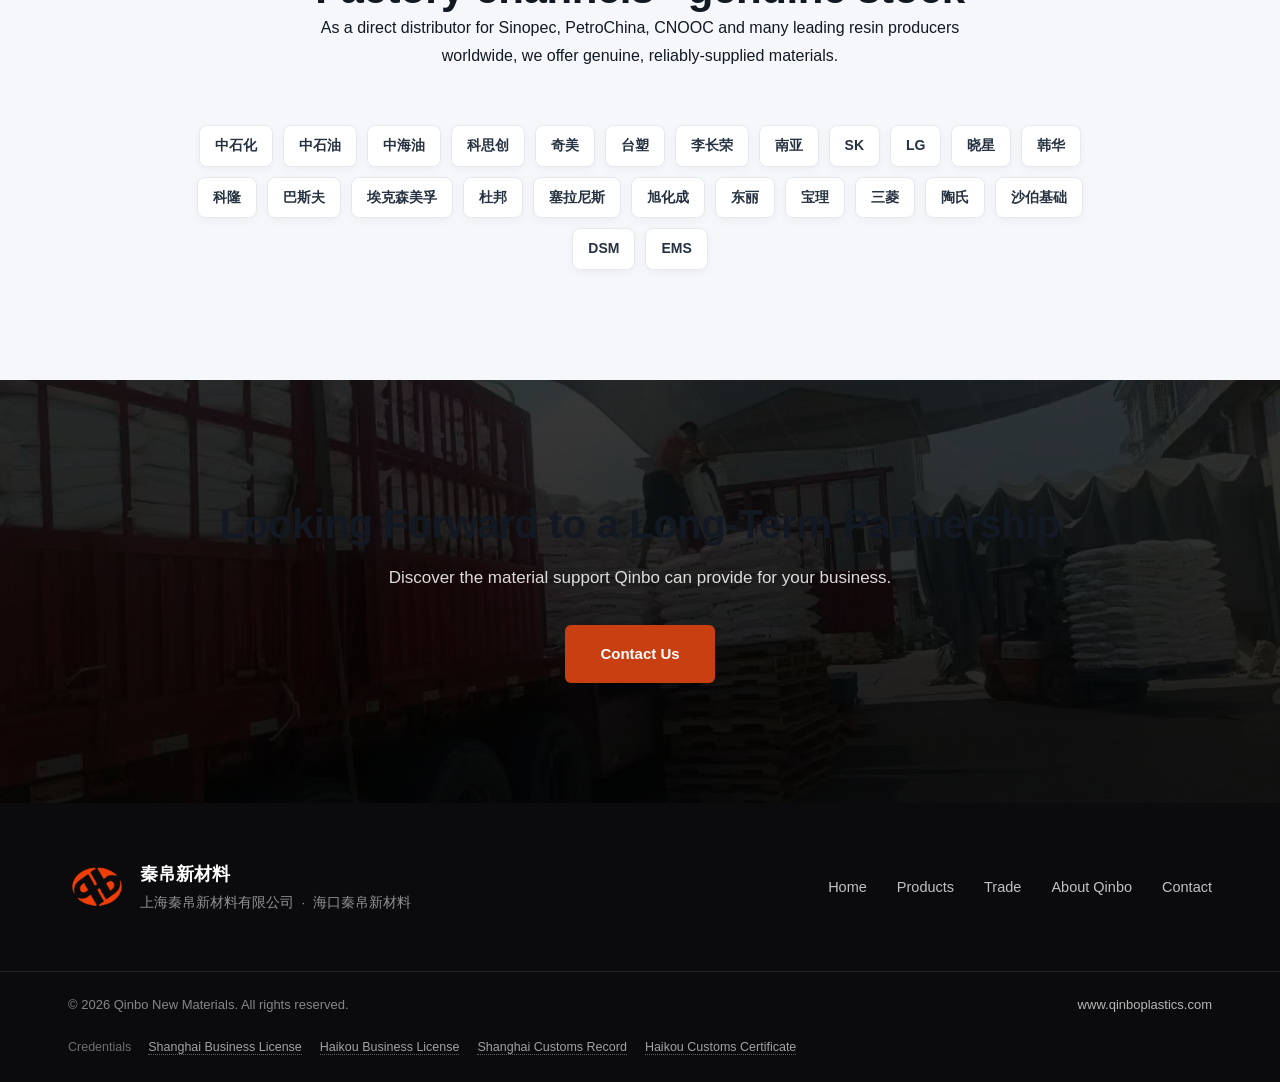
<file: about.html>
<!DOCTYPE html>
<html lang="zh-CN">
<head>
<meta charset="UTF-8" />
<meta name="viewport" content="width=device-width, initial-scale=1.0" />
<title>关于秦帛 | 秦帛新材料</title>
<meta name="description" content="上海秦帛新材料有限公司（品牌：秦帛新材料 / Qinbo New Materials）是专注塑胶原料的专业贸易企业，经营通用/工程/改性/特种塑料及弹性体，拥有进出口权，华东多仓直发，是中石化、巴斯夫、陶氏等厂商的直接经销商。" />
<meta name="keywords" content="秦帛新材料,公司简介,塑料供应商,塑料贸易公司,工程塑料,进出口,经销商,仓储物流" />
<meta name="robots" content="index, follow" />
<meta http-equiv="content-language" content="zh-CN" />
<link rel="canonical" href="https://www.qinboplastics.com/about.html" />
<link rel="alternate" hreflang="zh-CN" href="https://www.qinboplastics.com/about.html" />
<link rel="alternate" hreflang="en" href="https://www.qinboplastics.com/en/about.html" />
<link rel="alternate" hreflang="x-default" href="https://www.qinboplastics.com/about.html" />
<meta property="og:type" content="website" />
<meta property="og:site_name" content="秦帛新材料 QINBO NEW MATERIALS" />
<meta property="og:title" content="关于秦帛 | 秦帛新材料" />
<meta property="og:description" content="专注塑胶原料的专业贸易企业，华东多仓直发，原厂直接经销。" />
<meta property="og:url" content="https://www.qinboplastics.com/about.html" />
<meta property="og:image" content="https://www.qinboplastics.com/assets/img/photos/real/about-supply.jpg" />
<meta property="og:locale" content="zh_CN" />
<meta property="og:locale:alternate" content="en_US" />
<link rel="icon" href="assets/img/favicon.ico" sizes="any" />
<link rel="icon" type="image/png" href="assets/img/favicon-512.png" />
<link rel="apple-touch-icon" href="assets/img/apple-touch-icon.png" />
<style id="qb-critical">
:root{--ink:#121923;--ink-2:#263241;--ink-soft:#3f4b5a;--accent:#c83f12;--accent-2:#dd7444;--gray:#6b7785;--line:#e6eaef;--bg:#ffffff;--bg-soft:#f5f7fa;--maxw:1200px}
*{margin:0;padding:0;box-sizing:border-box}
html{scroll-behavior:smooth}
body{font-family:"PingFang SC","Microsoft YaHei","Hiragino Sans GB",-apple-system,BlinkMacSystemFont,"Segoe UI",Roboto,Helvetica,Arial,sans-serif;color:var(--ink);background:var(--bg);line-height:1.7;-webkit-font-smoothing:antialiased;font-size:16px;margin:0}
img{display:block;max-width:100%;height:auto}
a{color:inherit;text-decoration:none}
.container{width:100%;max-width:var(--maxw);margin:0 auto;padding:0 28px}
h1,h2,h3{line-height:1.2;font-weight:700;letter-spacing:-.01em;color:var(--ink)}
.site-header{position:sticky;top:0;z-index:50;background:rgba(255,255,255,.94);backdrop-filter:saturate(180%) blur(10px);border-bottom:1px solid var(--line)}
.nav-inner{display:flex;align-items:center;justify-content:space-between;padding:14px 0;gap:24px}
.brand{display:flex;align-items:center;gap:10px;font-weight:700}
.brand-text strong{display:block;font-size:18px}
.brand-text em{display:block;font-size:11px;font-style:normal;color:var(--ink-soft);letter-spacing:.05em}
.nav-menu{display:flex;gap:6px;align-items:center}
.nav-menu a{padding:8px 12px;border-radius:8px;color:var(--ink-2);font-size:14px;font-weight:500}
.hero,.page-banner{padding:80px 0 60px;background:#0b0c10;color:#fff}
.hero h1,.page-banner h1{font-size:44px;line-height:1.15;margin:0 0 16px}
.hero p,.page-banner p{font-size:17px;color:var(--ink-soft);max-width:680px}
.qb-load-fail{display:none;position:fixed;left:0;right:0;bottom:0;padding:10px 16px;background:#fff8e1;color:#7a5b00;border-top:1px solid #f0d479;font-size:13px;z-index:9999;text-align:center}
.qb-load-fail.show{display:block}
@media (max-width:768px){.container{padding:0 16px}.nav-menu{display:none}.hero h1,.page-banner h1{font-size:30px}}
</style>
<script>
// 资源加载失败兜底：CSS、JS、字体 任意一个超过 8s 还没就绪，给用户一个轻提示
(function(){
  var failed = [];
  function markFail(kind){
    return function(){
      failed.push(kind);
      if(failed.length === 1){
        var el = document.createElement('div');
        el.className = 'qb-load-fail show';
        el.textContent = '页面资源加载缓慢，部分样式可能未生效。点击刷新或检查网络。';
        document.body && document.body.appendChild(el);
      }
    };
  }
  // 监听 link.onerror
  document.addEventListener('DOMContentLoaded', function(){
    var links = document.querySelectorAll('link[rel="stylesheet"]');
    links.forEach(function(l){
      l.addEventListener('error', markFail('css'));
    });
    var scripts = document.querySelectorAll('script[src]');
    scripts.forEach(function(s){
      s.addEventListener('error', markFail('js'));
    });
  });
})();
</script>

<link rel="stylesheet" href="assets/css/style.css?v=20260617-theme" />
<script type="application/ld+json">
{
  "@context": "https://schema.org",
  "@type": "Organization",
  "name": "秦帛新材料",
  "legalName": "上海秦帛新材料有限公司",
  "alternateName": ["秦帛","QINBO","QINBO NEW MATERIALS","Qinbo New Materials","Qinbo Plastics"],
  "url": "https://www.qinboplastics.com/",
  "logo": "https://www.qinboplastics.com/assets/img/logo-classic.png",
  "image": "https://www.qinboplastics.com/assets/img/photos/real/hero-warehouse.jpg",
  "description": "秦帛新材料（上海秦帛新材料有限公司）专注塑料原料现货牌号的国内外贸易与服务。",
  "foundingDate": "2018",
  "areaServed": ["CN","Asia","Europe","North America","Middle East"],
  "knowsLanguage": ["zh-CN","en"],
  "address": {
    "@type": "PostalAddress",
    "streetAddress": "上海市奉贤区",
    "addressLocality": "上海",
    "addressRegion": "上海市",
    "addressCountry": "CN"
  },
  "contactPoint": [{
    "@type": "ContactPoint",
    "telephone": "+86-21-0000-0000",
    "contactType": "sales",
    "areaServed": ["CN","Asia","Europe","North America","Middle East"],
    "availableLanguage": ["Chinese","English"]
  }],
  "knowsAbout": ["塑料原料","通用塑料","工程塑料","特种工程塑料","改性塑料","塑料进出口贸易","PP","PE","ABS","POM","PA","PC","PC/ABS","PBT","PPS","POE","EVA"]
}
</script>
</head>
<body class="inner">

<header class="site-header" id="siteHeader">
  <div class="container nav-inner">
    <a href="index.html" class="brand"><span class="brand-mark"><img class="logo-light" src="assets/img/logo-classic.png" alt="秦帛新材料 QB" /><img class="logo-dark" src="assets/img/logo-classic.png" alt="" aria-hidden="true" /></span><span class="brand-text"><strong>秦帛新材料</strong><em>QINBO NEW MATERIALS</em></span></a>
    <nav class="nav-menu" id="navMenu">
      <a href="index.html" data-i18n="nav.home">首页</a>
      <a href="products.html" data-i18n="nav.products">产品中心</a>
      <a href="trade.html" data-i18n="nav.trade">国内外贸易</a>
      <a href="about.html" class="active" data-i18n="nav.about">关于秦帛</a>
      <a href="contact.html" data-i18n="nav.contact">联系我们</a>
    </nav>
    <div class="lang-switch" id="langSwitch"></div>
    <button class="nav-toggle" id="navToggle" aria-label="菜单"><span></span><span></span><span></span></button>
  </div>
</header>

<section class="page-banner">
  <img src="assets/img/photos/real/banner-warehouse.jpg" alt="秦帛新材料供应链与物流" />
  <div class="container">
    <div class="breadcrumb"><a href="index.html" data-i18n="nav.home">首页</a> / <span data-i18n="nav.about">关于秦帛</span></div>
    <h1 data-i18n="about.bannerTitle">关于秦帛</h1>
    <p data-i18n="about.bannerSub">专注塑料材料领域的专业贸易服务商</p>
  </div>
</section>

<!-- 公司简介 (取自公司手册) -->
<section class="section">
  <div class="container about-intro">
    <div class="reveal"><img src="assets/img/photos/real/expo.jpg" alt="秦帛新材料展会" /></div>
    <div class="reveal">
      <p class="eyebrow" data-i18n="about.introEyebrow">公司简介</p>
      <h2 data-i18n="about.introTitle">专注塑胶原料的专业贸易企业</h2>
      <p data-i18n="about.introP1">秦帛新材料经营各种 <strong>通用塑胶、工程塑胶、改性塑胶、特种塑胶原料、热塑性弹性体及再生料</strong>，尤其在工程塑料领域具有较强优势。公司拥有进出口权，贸易方式涵盖一般贸易、转口贸易与出口贸易。</p>
      <p data-i18n="about.introP2">公司是中石化、中石油、中海油、科思创、奇美、台塑、李长荣、南亚、SK、LG、巴斯夫、陶氏、杜邦、旭化成、东丽、三菱等厂商的直接经销商，大部分原料可在华东多个中石化与中储仓库直接发货。</p>
      <p data-i18n="about.introP3">我们秉持「顾问式销售」，与客户共同分析行情、不断丰富供货品种，提供「一站式」采购与稳定可靠的材料供应链服务。</p>
      <p class="legal-entity"><strong>运营主体：</strong>上海秦帛新材料有限公司 &nbsp;|&nbsp; QINBO NEW MATERIALS &nbsp;|&nbsp; 总部位于上海市奉贤区，海口设有分支机构。</p>
    </div>
  </div>
</section>

<!-- 仓储物流 (公司手册 真实仓点) -->
<section class="section section-products">
  <div class="container">
    <div class="section-head reveal" style="text-align:center;margin-left:auto;margin-right:auto">
      <p class="eyebrow" data-i18n="about.whEyebrow">仓储物流</p>
      <h2 data-i18n="about.whTitle">华东与海口仓储协同 · 货源稳定</h2>
      <p data-i18n="about.whDesc">依托中石化、中储、保税区及海口仓储节点，支持多区域发货与全国配送。</p>
    </div>
    <div class="wh-grid reveal">
      <span class="wh-item" data-i18n="about.wh1">上海金山中石化仓库</span>
      <span class="wh-item" data-i18n="about.wh2">上海宝山中石化仓库</span>
      <span class="wh-item" data-i18n="about.wh3">海口仓储节点</span>
      <span class="wh-item" data-i18n="about.wh4">上海保税区仓库</span>
      <span class="wh-item" data-i18n="about.wh5">浙江宁波保税区仓库</span>
      <span class="wh-item" data-i18n="about.wh6">浙江宁波中储仓库</span>
      <span class="wh-item" data-i18n="about.wh7">江苏苏州中储仓库</span>
      <span class="wh-item" data-i18n="about.wh8">江苏常州中储仓库</span>
    </div>
  </div>
</section>

<!-- 企业理念 / 文化 (取自公司手册) -->
<section class="section-culture">
  <div class="container">
    <div class="section-head reveal" style="text-align:center;margin-left:auto;margin-right:auto">
      <p class="eyebrow" data-i18n="about.cultEyebrow">企业理念</p>
      <h2 data-i18n="about.cultTitle">能力不分大小，心态决定一切</h2>
    </div>
    <div class="culture-grid">
      <div class="culture-card reveal"><span class="cc-ch">拼搏</span><p class="cc-en">DEDICATION</p><p data-i18n="about.cultBiz"><strong>经营理念</strong>以质量求生存，以信誉求发展</p></div>
      <div class="culture-card reveal"><span class="cc-ch">质量</span><p class="cc-en">QUALITY</p><p data-i18n="about.cultQuality"><strong>质量方针</strong>以质求量、以质求效、以质求誉、以质求生</p></div>
      <div class="culture-card reveal"><span class="cc-ch">诚信</span><p class="cc-en">INTEGRITY</p><p data-i18n="about.cultMgmt"><strong>管理理念</strong>以人为本，诚信立业、科技兴司、团结务实</p></div>
    </div>
    <div class="culture-tenets reveal">
      <span data-i18n="about.tenet1">客户的发展是秦帛的工作</span>
      <span data-i18n="about.tenet2">客户的满意是秦帛的宗旨</span>
      <span data-i18n="about.tenet3">客户的肯定是秦帛的追求</span>
      <span data-i18n="about.tenet4">客户的合作是秦帛的期待</span>
    </div>
  </div>
</section>

<!-- 资质与荣誉 (公司手册) -->
<section class="section">
  <div class="container">
    <div class="section-head reveal" style="text-align:center;margin-left:auto;margin-right:auto">
      <p class="eyebrow" data-i18n="about.certEyebrow">资质与荣誉</p>
      <h2 data-i18n="about.certTitle">规范经营 · 信誉为本</h2>
    </div>
    <div class="cert-grid reveal">
      <span class="cert-pill" data-i18n="about.cert1">ISO-9002 国际质量体系认证</span>
      <span class="cert-pill" data-i18n="about.cert2">计量认证</span>
      <span class="cert-pill" data-i18n="about.cert3">进出口经营权</span>
      <span class="cert-pill" data-i18n="about.cert4">产品质量认证</span>
      <span class="cert-pill" data-i18n="about.cert5">AAA 级信用企业</span>
      <span class="cert-pill" data-i18n="about.cert6">重合同守信用单位</span>
      <span class="cert-pill" data-i18n="about.cert7">名牌产品 · 明星企业</span>
    </div>
  </div>
</section>

<!-- 经销品牌 -->
<section class="section section-products">
  <div class="container">
    <div class="section-head reveal" style="text-align:center;margin-left:auto;margin-right:auto">
      <p class="eyebrow" data-i18n="about.partnerEyebrow">经销品牌</p>
      <h2 data-i18n="about.partnerTitle">原厂渠道 · 正品现货</h2>
      <p data-i18n="about.partnerDesc">作为中石化、中石油、中海油及多家国内外主流树脂厂商的直接经销商，货源正规、供应稳定。</p>
    </div>
    <div class="brand-chips reveal">
      <span>中石化</span><span>中石油</span><span>中海油</span><span>科思创</span><span>奇美</span><span>台塑</span><span>李长荣</span><span>南亚</span><span>SK</span><span>LG</span><span>晓星</span><span>韩华</span><span>科隆</span><span>巴斯夫</span><span>埃克森美孚</span><span>杜邦</span><span>塞拉尼斯</span><span>旭化成</span><span>东丽</span><span>宝理</span><span>三菱</span><span>陶氏</span><span>沙伯基础</span><span>DSM</span><span>EMS</span>
    </div>
  </div>
</section>

<section class="section-cta">
  <div class="cta-media"><img src="assets/img/photos/real/cta-logistics.jpg" alt="" /><div class="cta-overlay"></div></div>
  <div class="container cta-content reveal">
    <h2 data-i18n="about.ctaTitle">期待与您建立长期合作</h2>
    <p data-i18n="about.ctaSub">了解秦帛能为您的业务提供怎样的材料支持。</p>
    <a href="contact.html" class="btn btn-primary" data-i18n="about.ctaBtn">联系我们</a>
  </div>
</section>

<footer class="site-footer">
  <div class="container footer-inner">
    <div class="footer-brand"><span class="brand-mark"><img src="assets/img/logo-classic.png" alt="上海秦帛新材料有限公司" /></span><div><strong>秦帛新材料</strong><p>上海秦帛新材料有限公司 &nbsp;·&nbsp; 海口秦帛新材料</p></div></div>
    <nav class="footer-nav"><a href="index.html" data-i18n="nav.home">首页</a><a href="products.html" data-i18n="nav.products">产品中心</a><a href="trade.html" data-i18n="nav.trade">国内外贸易</a><a href="about.html" data-i18n="nav.about">关于秦帛</a><a href="contact.html" data-i18n="nav.contact">联系我们</a></nav>
  </div>
  <div class="footer-bottom"><div class="container"><span data-i18n="footer.copyright">© 2026 秦帛新材料 版权所有</span><span><a href="http://www.qinboplastics.com">www.qinboplastics.com</a></span></div></div>
</footer>

<script src="assets/js/main.js?v=20260617-theme"></script>
<script src="assets/js/i18n.js?v=20260615-seo"></script>
</body>
</html>
</file>
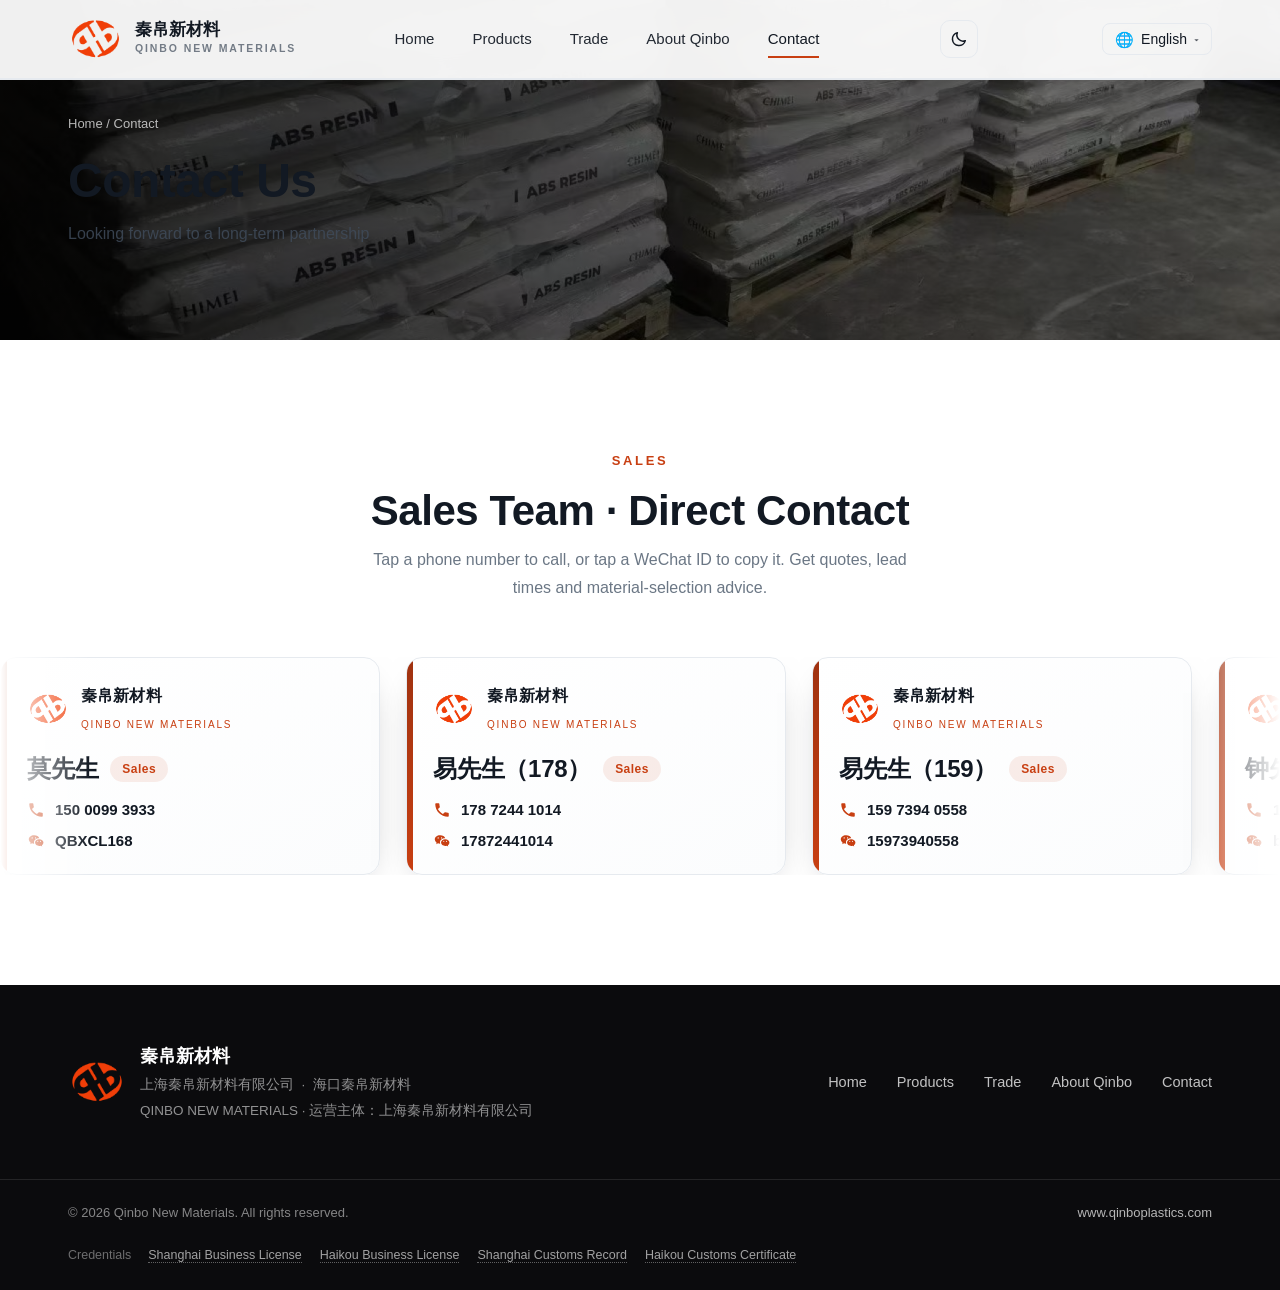
<file: contact.html>
<!DOCTYPE html>
<html lang="zh-CN">
<head>
<meta charset="UTF-8" />
<meta name="viewport" content="width=device-width, initial-scale=1.0" />
<title>联系我们 | 秦帛新材料销售部</title>
<meta name="description" content="联系秦帛新材料销售部——直接获取塑料原料报价、货期与选型建议。" />
<meta name="keywords" content="秦帛新材料联系方式,秦帛销售部,塑料采购,塑料报价,改性料,进口料,联系我们" />
<meta name="robots" content="index, follow" />
<meta http-equiv="content-language" content="zh-CN" />
<link rel="canonical" href="https://www.qinboplastics.com/contact.html" />
<link rel="alternate" hreflang="zh-CN" href="https://www.qinboplastics.com/contact.html" />
<link rel="alternate" hreflang="en" href="https://www.qinboplastics.com/en/contact.html" />
<link rel="alternate" hreflang="x-default" href="https://www.qinboplastics.com/contact.html" />
<meta property="og:type" content="website" />
<meta property="og:site_name" content="秦帛新材料 QINBO NEW MATERIALS" />
<meta property="og:title" content="联系我们 | 秦帛新材料" />
<meta property="og:description" content="联系秦帛新材料销售部，期待与您建立长期合作。" />
<meta property="og:url" content="https://www.qinboplastics.com/contact.html" />
<meta property="og:image" content="https://www.qinboplastics.com/assets/img/photos/real/banner-warehouse.jpg" />
<meta property="og:locale" content="zh_CN" />
<meta property="og:locale:alternate" content="en_US" />
<link rel="icon" href="assets/img/favicon.ico" sizes="any" />
<link rel="icon" type="image/png" href="assets/img/favicon-512.png" />
<link rel="apple-touch-icon" href="assets/img/apple-touch-icon.png" />
<style id="qb-critical">
:root{--ink:#121923;--ink-2:#263241;--ink-soft:#3f4b5a;--accent:#c83f12;--accent-2:#dd7444;--gray:#6b7785;--line:#e6eaef;--bg:#ffffff;--bg-soft:#f5f7fa;--maxw:1200px}
*{margin:0;padding:0;box-sizing:border-box}
html{scroll-behavior:smooth}
body{font-family:"PingFang SC","Microsoft YaHei","Hiragino Sans GB",-apple-system,BlinkMacSystemFont,"Segoe UI",Roboto,Helvetica,Arial,sans-serif;color:var(--ink);background:var(--bg);line-height:1.7;-webkit-font-smoothing:antialiased;font-size:16px;margin:0}
img{display:block;max-width:100%;height:auto}
a{color:inherit;text-decoration:none}
.container{width:100%;max-width:var(--maxw);margin:0 auto;padding:0 28px}
h1,h2,h3{line-height:1.2;font-weight:700;letter-spacing:-.01em;color:var(--ink)}
.site-header{position:sticky;top:0;z-index:50;background:rgba(255,255,255,.94);backdrop-filter:saturate(180%) blur(10px);border-bottom:1px solid var(--line)}
.nav-inner{display:flex;align-items:center;justify-content:space-between;padding:14px 0;gap:24px}
.brand{display:flex;align-items:center;gap:10px;font-weight:700}
.brand-text strong{display:block;font-size:18px}
.brand-text em{display:block;font-size:11px;font-style:normal;color:var(--ink-soft);letter-spacing:.05em}
.nav-menu{display:flex;gap:6px;align-items:center}
.nav-menu a{padding:8px 12px;border-radius:8px;color:var(--ink-2);font-size:14px;font-weight:500}
.hero,.page-banner{padding:80px 0 60px;background:#0b0c10;color:#fff}
.hero h1,.page-banner h1{font-size:44px;line-height:1.15;margin:0 0 16px}
.hero p,.page-banner p{font-size:17px;color:var(--ink-soft);max-width:680px}
.qb-load-fail{display:none;position:fixed;left:0;right:0;bottom:0;padding:10px 16px;background:#fff8e1;color:#7a5b00;border-top:1px solid #f0d479;font-size:13px;z-index:9999;text-align:center}
.qb-load-fail.show{display:block}
@media (max-width:768px){.container{padding:0 16px}.nav-menu{display:none}.hero h1,.page-banner h1{font-size:30px}}
</style>
<script>
// 资源加载失败兜底：CSS、JS、字体 任意一个超过 8s 还没就绪，给用户一个轻提示
(function(){
  var failed = [];
  function markFail(kind){
    return function(){
      failed.push(kind);
      if(failed.length === 1){
        var el = document.createElement('div');
        el.className = 'qb-load-fail show';
        el.textContent = '页面资源加载缓慢，部分样式可能未生效。点击刷新或检查网络。';
        document.body && document.body.appendChild(el);
      }
    };
  }
  // 监听 link.onerror
  document.addEventListener('DOMContentLoaded', function(){
    var links = document.querySelectorAll('link[rel="stylesheet"]');
    links.forEach(function(l){
      l.addEventListener('error', markFail('css'));
    });
    var scripts = document.querySelectorAll('script[src]');
    scripts.forEach(function(s){
      s.addEventListener('error', markFail('js'));
    });
  });
})();
</script>

<link rel="stylesheet" href="assets/css/style.css?v=20260617-theme" />
<script type="application/ld+json">
{
  "@context": "https://schema.org",
  "@type": "Organization",
  "name": "秦帛新材料",
  "legalName": "上海秦帛新材料有限公司",
  "alternateName": ["秦帛","QINBO","QINBO NEW MATERIALS","Qinbo New Materials","Qinbo Plastics"],
  "url": "https://www.qinboplastics.com/",
  "logo": "https://www.qinboplastics.com/assets/img/logo-classic.png",
  "image": "https://www.qinboplastics.com/assets/img/photos/real/hero-warehouse.jpg",
  "description": "秦帛新材料（上海秦帛新材料有限公司）专注塑料原料现货牌号的国内外贸易与服务。",
  "foundingDate": "2018",
  "areaServed": ["CN","Asia","Europe","North America","Middle East"],
  "knowsLanguage": ["zh-CN","en"],
  "address": {
    "@type": "PostalAddress",
    "streetAddress": "上海市奉贤区",
    "addressLocality": "上海",
    "addressRegion": "上海市",
    "addressCountry": "CN"
  },
  "contactPoint": [{
    "@type": "ContactPoint",
    "telephone": "+86-21-0000-0000",
    "contactType": "sales",
    "areaServed": ["CN","Asia","Europe","North America","Middle East"],
    "availableLanguage": ["Chinese","English"]
  }],
  "knowsAbout": ["塑料原料","通用塑料","工程塑料","特种工程塑料","改性塑料","塑料进出口贸易","PP","PE","ABS","POM","PA","PC","PC/ABS","PBT","PPS","POE","EVA"]
}
</script>
</head>
<body class="inner">

<header class="site-header" id="siteHeader">
  <div class="container nav-inner">
    <a href="index.html" class="brand"><span class="brand-mark"><img class="logo-light" src="assets/img/logo-classic.png" alt="秦帛新材料 QB" /><img class="logo-dark" src="assets/img/logo-classic.png" alt="" aria-hidden="true" /></span><span class="brand-text"><strong>秦帛新材料</strong><em>QINBO NEW MATERIALS</em></span></a>
    <nav class="nav-menu" id="navMenu">
      <a href="index.html" data-i18n="nav.home">首页</a>
      <a href="products.html" data-i18n="nav.products">产品中心</a>
      <a href="trade.html" data-i18n="nav.trade">国内外贸易</a>
      <a href="about.html" data-i18n="nav.about">关于秦帛</a>
      <a href="contact.html" class="active" data-i18n="nav.contact">联系我们</a>
    </nav>
    <div class="lang-switch" id="langSwitch"></div>
    <button class="nav-toggle" id="navToggle" aria-label="菜单"><span></span><span></span><span></span></button>
  </div>
</header>

<section class="page-banner">
  <img src="assets/img/photos/real/banner-warehouse.jpg" alt="联系秦帛新材料" />
  <div class="container">
    <div class="breadcrumb"><a href="index.html" data-i18n="nav.home">首页</a> / <span data-i18n="nav.contact">联系我们</span></div>
    <h1 data-i18n="contact.bannerTitle">联系我们</h1>
    <p data-i18n="contact.bannerSub">期待与您建立长期合作</p>
  </div>
</section>

<!-- 销售部 · 名片自动滚动 -->
<section class="section">
  <div class="container">
    <div class="section-head reveal" style="text-align:center;margin-left:auto;margin-right:auto">
      <p class="eyebrow" data-i18n="contact.salesEyebrow">销售部</p>
      <h2 data-i18n="contact.salesTitle">销售部 · 直接联系</h2>
      <p style="color:var(--gray);max-width:560px;margin:10px auto 0" data-i18n="contact.salesDesc">点击电话直接拨打，点击微信号一键复制。获取报价、货期与选型建议。</p>
    </div>
  </div>
  <div class="bcards-marquee" data-business-cards aria-label="销售部名片"></div>
</section>

<footer class="site-footer">
  <div class="container footer-inner">
    <div class="footer-brand"><span class="brand-mark"><img src="assets/img/logo-classic.png" alt="上海秦帛新材料有限公司" /></span><div><strong>秦帛新材料</strong><p>上海秦帛新材料有限公司 &nbsp;·&nbsp; 海口秦帛新材料</p><p class="legal">QINBO NEW MATERIALS · 运营主体：上海秦帛新材料有限公司</p></div></div>
    <nav class="footer-nav"><a href="index.html" data-i18n="nav.home">首页</a><a href="products.html" data-i18n="nav.products">产品中心</a><a href="trade.html" data-i18n="nav.trade">国内外贸易</a><a href="about.html" data-i18n="nav.about">关于秦帛</a><a href="contact.html" data-i18n="nav.contact">联系我们</a></nav>
  </div>
  <div class="footer-bottom"><div class="container"><span data-i18n="footer.copyright">© 2026 秦帛新材料 版权所有</span><span><a href="http://www.qinboplastics.com">www.qinboplastics.com</a></span></div></div>
</footer>

<script src="assets/js/main.js?v=20260617-theme"></script>
<script src="assets/js/i18n.js?v=20260615-seo"></script>
</body>
</html>
</file>
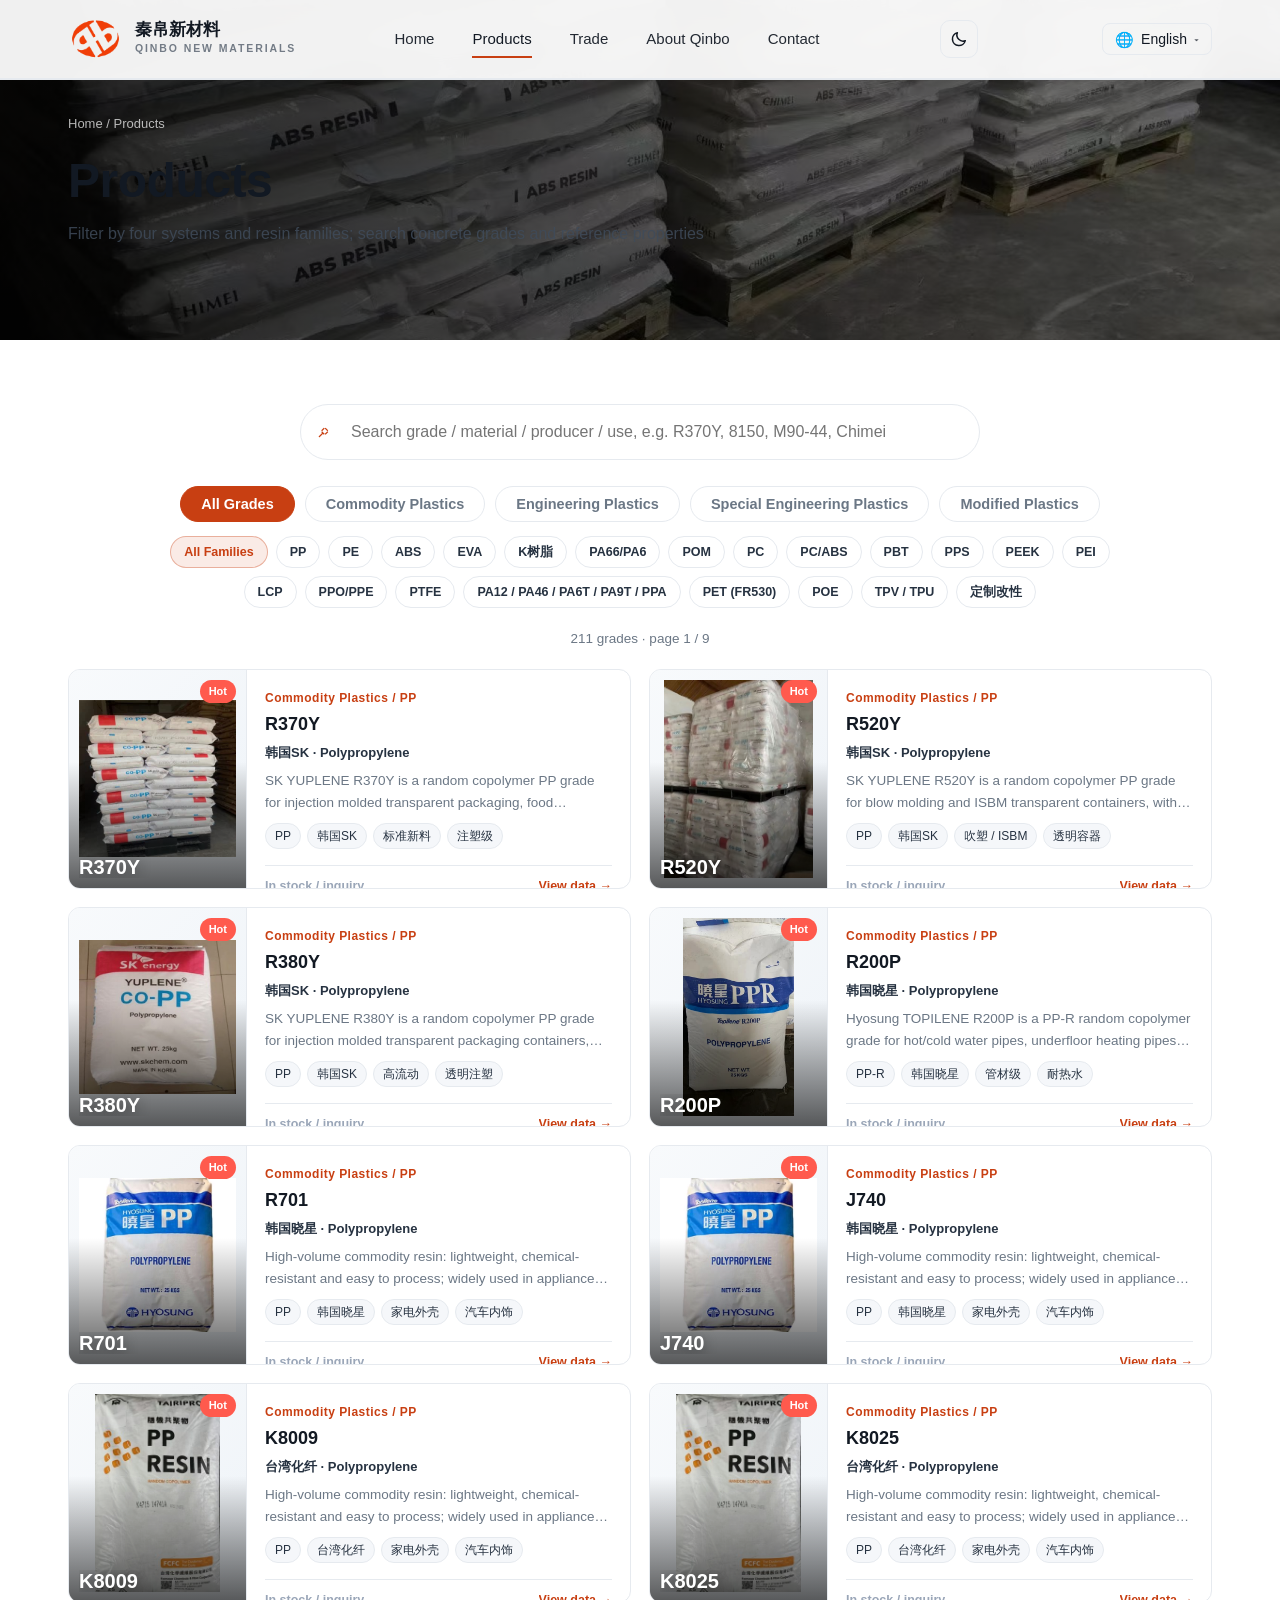
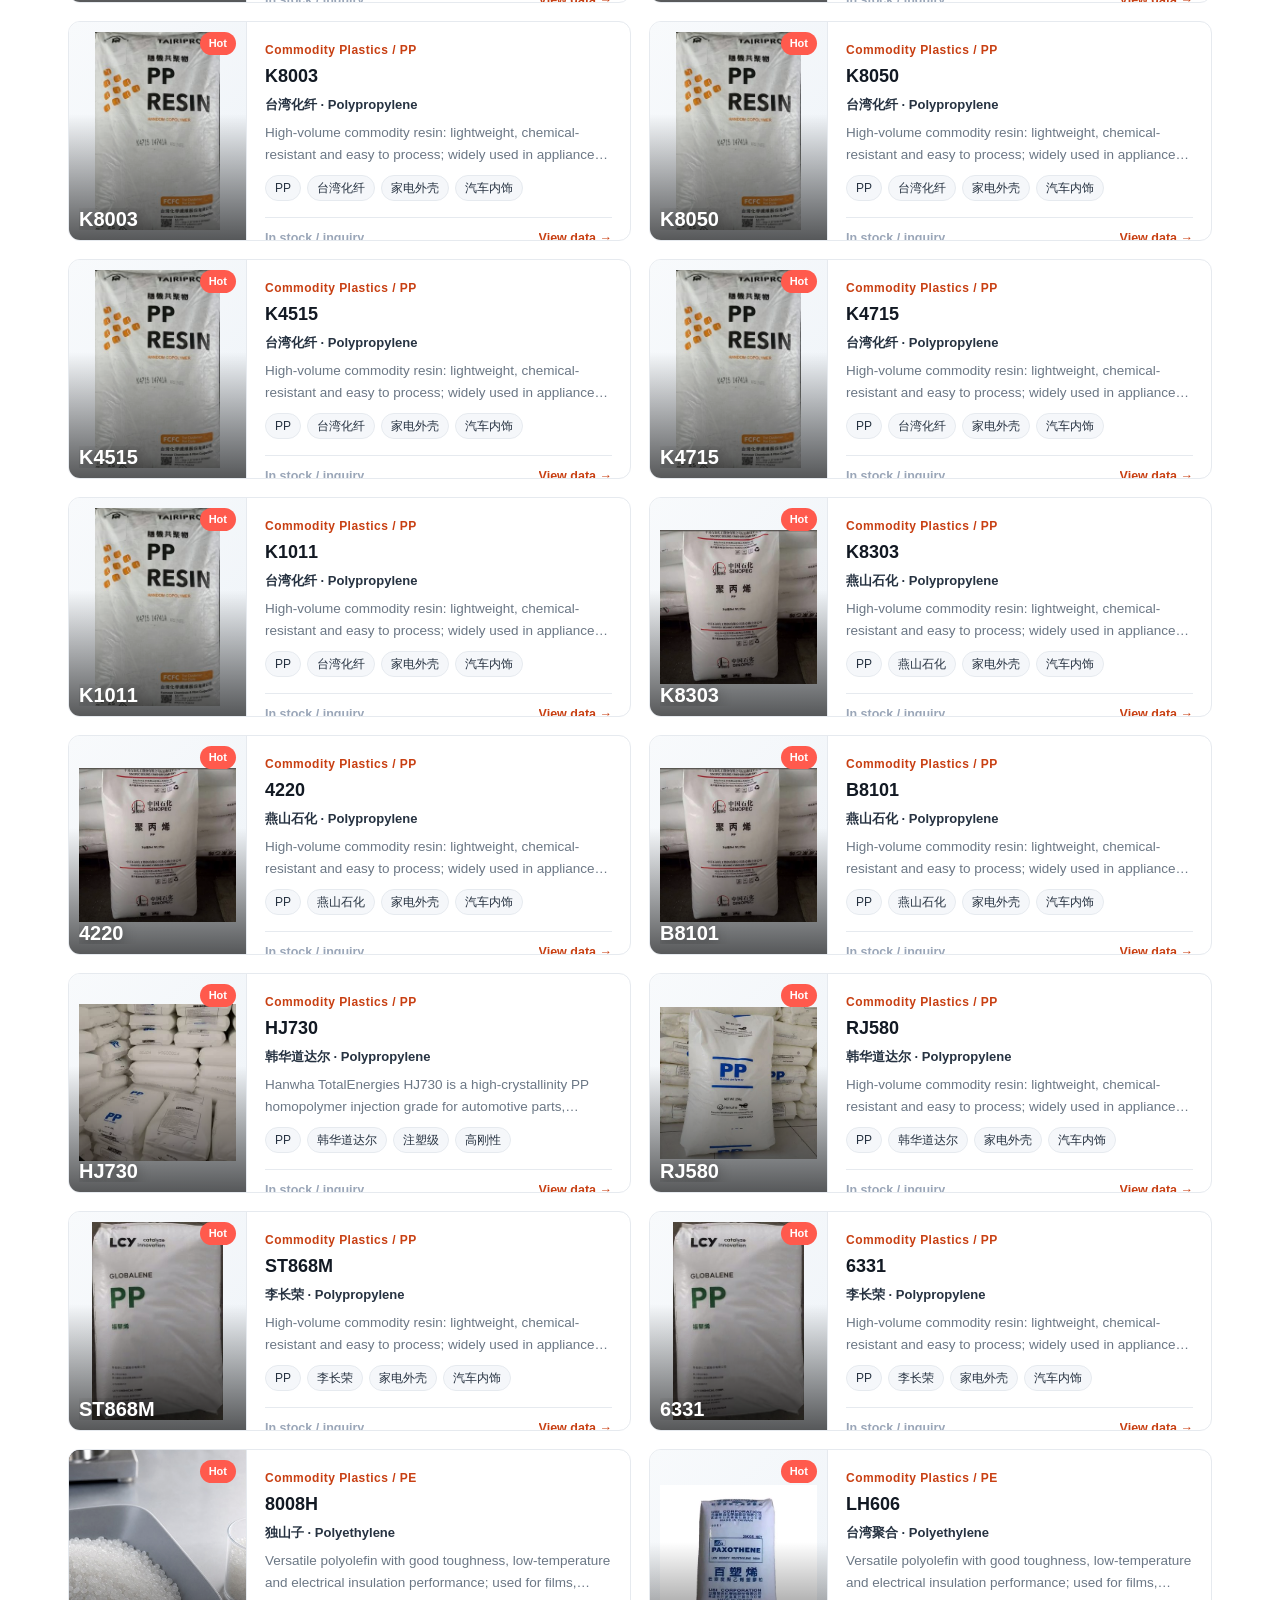
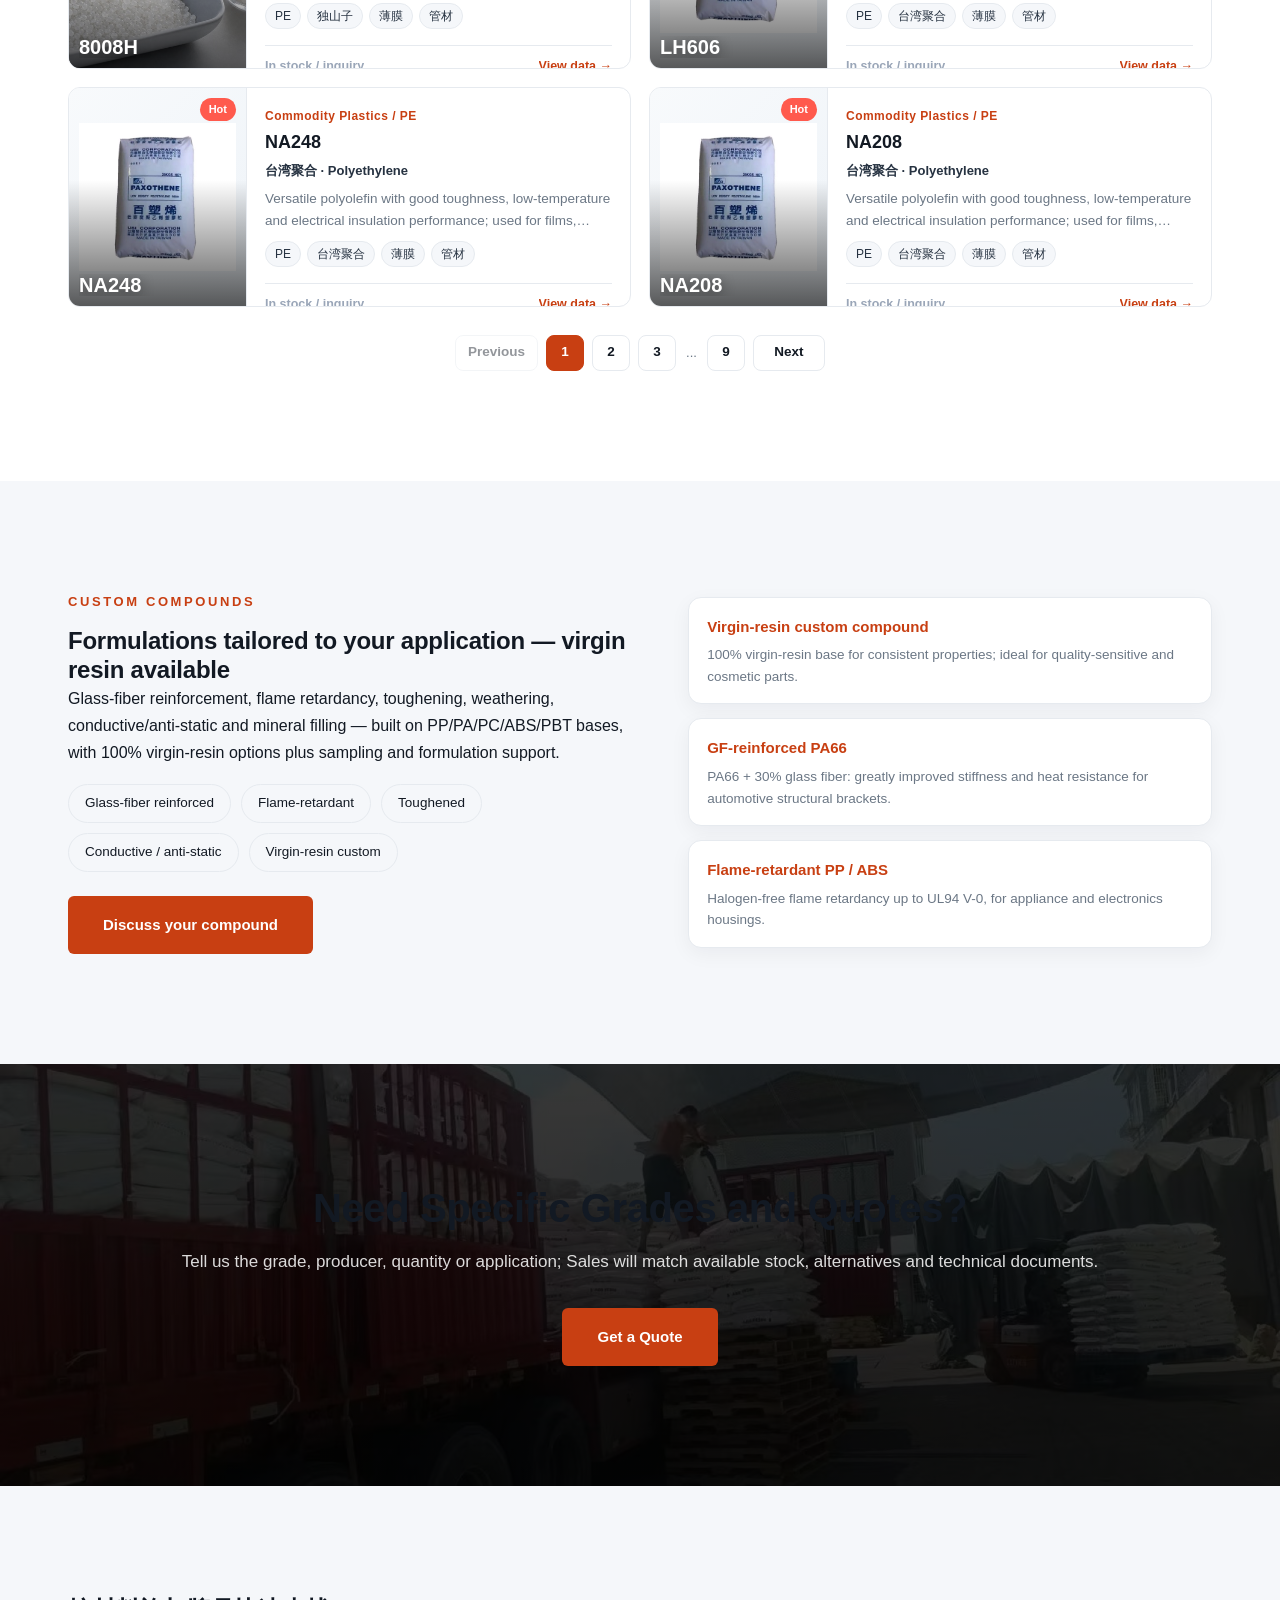
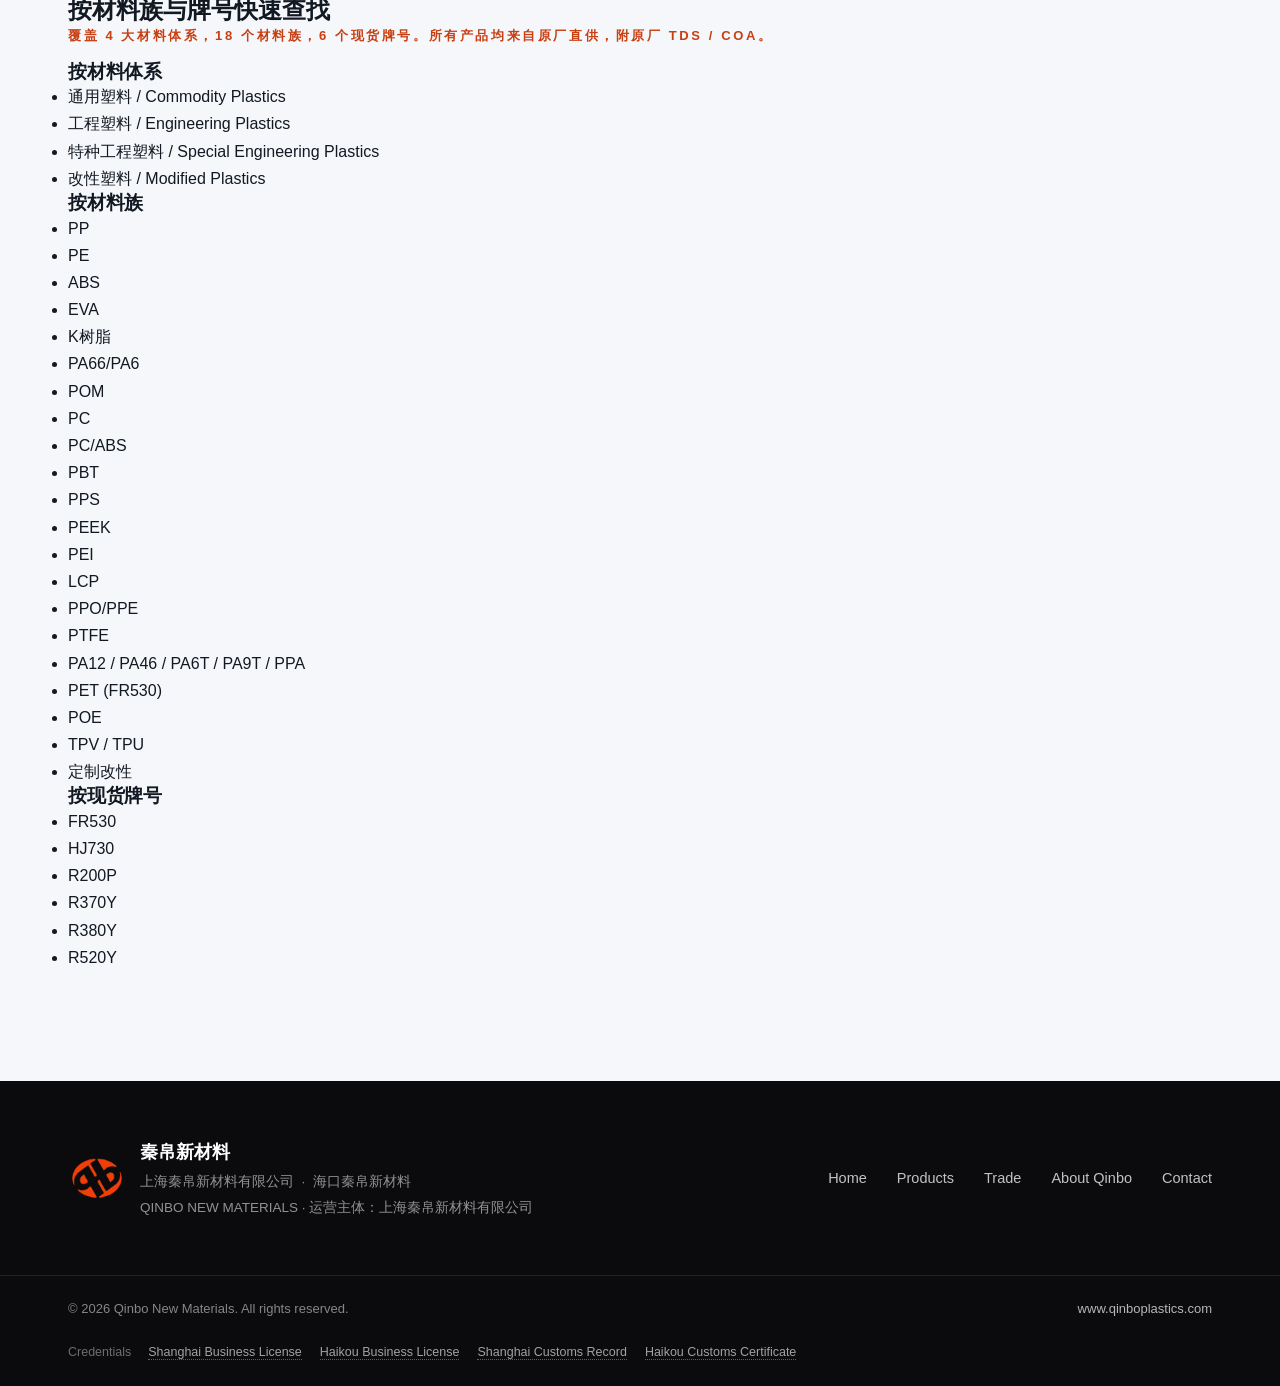
<file: products.html>
<!DOCTYPE html>
<html lang="zh-CN">
<head>
<meta charset="UTF-8" />
<meta name="viewport" content="width=device-width, initial-scale=1.0" />
<title>产品中心 | 通用·工程·特种工程·改性塑料 现货牌号查询 | 秦帛新材料</title>
<meta name="description" content="秦帛新材料产品中心：通用塑料（PP/PE/ABS/EVA）、工程塑料（PA66/PA6/POM/PC/PC-ABS/PBT）、特种工程塑料（PPS/PEEK/PEI/LCP/PPO/PTFE）、改性塑料（POE/TPV/TPU/定制改性）。原厂正品现货，支持牌号搜索与物性查询。" />
<meta name="keywords" content="通用塑料,工程塑料,特种工程塑料,改性塑料,PP,PE,ABS,EVA,PA66,PA6,POM,PC,PC/ABS,PBT,PPS,PEEK,PEI,LCP,PPO,PTFE,POE,TPV,TPU,定制改性,玻纤增强,阻燃,全新料,塑料牌号查询,塑料原料现货" />
<meta name="robots" content="index, follow" />
<meta http-equiv="content-language" content="zh-CN" />
<link rel="canonical" href="https://www.qinboplastics.com/products.html" />
<link rel="alternate" hreflang="zh-CN" href="https://www.qinboplastics.com/products.html" />
<link rel="alternate" hreflang="en" href="https://www.qinboplastics.com/en/products.html" />
<link rel="alternate" hreflang="x-default" href="https://www.qinboplastics.com/products.html" />
<meta property="og:type" content="website" />
<meta property="og:site_name" content="秦帛新材料 QINBO NEW MATERIALS" />
<meta property="og:title" content="产品中心 | 秦帛新材料" />
<meta property="og:description" content="通用塑料、工程塑料、特种工程塑料、改性塑料四大体系，按具体现货牌号查询。" />
<meta property="og:url" content="https://www.qinboplastics.com/products.html" />
<meta property="og:image" content="https://www.qinboplastics.com/assets/img/photos/real/banner-warehouse.jpg" />
<meta property="og:locale" content="zh_CN" />
<meta property="og:locale:alternate" content="en_US" />
<link rel="icon" href="assets/img/favicon.ico" sizes="any" />
<link rel="icon" type="image/png" href="assets/img/favicon-512.png" />
<link rel="apple-touch-icon" href="assets/img/apple-touch-icon.png" />
<style id="qb-critical">
:root{--ink:#121923;--ink-2:#263241;--ink-soft:#3f4b5a;--accent:#c83f12;--accent-2:#dd7444;--gray:#6b7785;--line:#e6eaef;--bg:#ffffff;--bg-soft:#f5f7fa;--maxw:1200px}
*{margin:0;padding:0;box-sizing:border-box}
html{scroll-behavior:smooth}
body{font-family:"PingFang SC","Microsoft YaHei","Hiragino Sans GB",-apple-system,BlinkMacSystemFont,"Segoe UI",Roboto,Helvetica,Arial,sans-serif;color:var(--ink);background:var(--bg);line-height:1.7;-webkit-font-smoothing:antialiased;font-size:16px;margin:0}
img{display:block;max-width:100%;height:auto}
a{color:inherit;text-decoration:none}
.container{width:100%;max-width:var(--maxw);margin:0 auto;padding:0 28px}
h1,h2,h3{line-height:1.2;font-weight:700;letter-spacing:-.01em;color:var(--ink)}
.site-header{position:sticky;top:0;z-index:50;background:rgba(255,255,255,.94);backdrop-filter:saturate(180%) blur(10px);border-bottom:1px solid var(--line)}
.nav-inner{display:flex;align-items:center;justify-content:space-between;padding:14px 0;gap:24px}
.brand{display:flex;align-items:center;gap:10px;font-weight:700}
.brand-text strong{display:block;font-size:18px}
.brand-text em{display:block;font-size:11px;font-style:normal;color:var(--ink-soft);letter-spacing:.05em}
.nav-menu{display:flex;gap:6px;align-items:center}
.nav-menu a{padding:8px 12px;border-radius:8px;color:var(--ink-2);font-size:14px;font-weight:500}
.hero,.page-banner{padding:80px 0 60px;background:#0b0c10;color:#fff}
.hero h1,.page-banner h1{font-size:44px;line-height:1.15;margin:0 0 16px}
.hero p,.page-banner p{font-size:17px;color:var(--ink-soft);max-width:680px}
.qb-load-fail{display:none;position:fixed;left:0;right:0;bottom:0;padding:10px 16px;background:#fff8e1;color:#7a5b00;border-top:1px solid #f0d479;font-size:13px;z-index:9999;text-align:center}
.qb-load-fail.show{display:block}
@media (max-width:768px){.container{padding:0 16px}.nav-menu{display:none}.hero h1,.page-banner h1{font-size:30px}}
</style>
<script>
// 资源加载失败兜底：CSS、JS、字体 任意一个超过 8s 还没就绪，给用户一个轻提示
(function(){
  var failed = [];
  function markFail(kind){
    return function(){
      failed.push(kind);
      if(failed.length === 1){
        var el = document.createElement('div');
        el.className = 'qb-load-fail show';
        el.textContent = '页面资源加载缓慢，部分样式可能未生效。点击刷新或检查网络。';
        document.body && document.body.appendChild(el);
      }
    };
  }
  // 监听 link.onerror
  document.addEventListener('DOMContentLoaded', function(){
    var links = document.querySelectorAll('link[rel="stylesheet"]');
    links.forEach(function(l){
      l.addEventListener('error', markFail('css'));
    });
    var scripts = document.querySelectorAll('script[src]');
    scripts.forEach(function(s){
      s.addEventListener('error', markFail('js'));
    });
  });
})();
</script>

<link rel="stylesheet" href="assets/css/style.css?v=20260617-theme" />
<script type="application/ld+json">
{
  "@context": "https://schema.org",
  "@type": "Organization",
  "name": "秦帛新材料",
  "legalName": "上海秦帛新材料有限公司",
  "alternateName": ["秦帛","QINBO","QINBO NEW MATERIALS","Qinbo New Materials","Qinbo Plastics"],
  "url": "https://www.qinboplastics.com/",
  "logo": "https://www.qinboplastics.com/assets/img/logo-classic.png",
  "image": "https://www.qinboplastics.com/assets/img/photos/real/hero-warehouse.jpg",
  "description": "秦帛新材料（上海秦帛新材料有限公司）专注塑料原料现货牌号的国内外贸易与服务。",
  "foundingDate": "2018",
  "areaServed": ["CN","Asia","Europe","North America","Middle East"],
  "knowsLanguage": ["zh-CN","en"],
  "address": {
    "@type": "PostalAddress",
    "streetAddress": "上海市奉贤区",
    "addressLocality": "上海",
    "addressRegion": "上海市",
    "addressCountry": "CN"
  },
  "contactPoint": [{
    "@type": "ContactPoint",
    "telephone": "+86-21-0000-0000",
    "contactType": "sales",
    "areaServed": ["CN","Asia","Europe","North America","Middle East"],
    "availableLanguage": ["Chinese","English"]
  }],
  "knowsAbout": ["塑料原料","通用塑料","工程塑料","特种工程塑料","改性塑料","塑料进出口贸易","PP","PE","ABS","POM","PA","PC","PC/ABS","PBT","PPS","POE","EVA"]
}
</script>
</head>
<body class="inner">

<header class="site-header" id="siteHeader">
  <div class="container nav-inner">
    <a href="index.html" class="brand"><span class="brand-mark"><img class="logo-light" src="assets/img/logo-classic.png" alt="秦帛新材料 QB" /><img class="logo-dark" src="assets/img/logo-classic.png" alt="" aria-hidden="true" /></span><span class="brand-text"><strong>秦帛新材料</strong><em>QINBO NEW MATERIALS</em></span></a>
    <nav class="nav-menu" id="navMenu">
      <a href="index.html" data-i18n="nav.home">首页</a>
      <a href="products.html" class="active" data-i18n="nav.products">产品中心</a>
      <a href="trade.html" data-i18n="nav.trade">国内外贸易</a>
      <a href="about.html" data-i18n="nav.about">关于秦帛</a>
      <a href="contact.html" data-i18n="nav.contact">联系我们</a>
    </nav>
    <div class="lang-switch" id="langSwitch"></div>
    <button class="nav-toggle" id="navToggle" aria-label="菜单"><span></span><span></span><span></span></button>
  </div>
</header>

<section class="page-banner">
  <img src="assets/img/photos/real/banner-warehouse.jpg" alt="秦帛新材料产品中心 塑料原料现货牌号" />
  <div class="container">
    <div class="breadcrumb"><a href="index.html" data-i18n="nav.home">首页</a> / <span data-i18n="nav.products">产品中心</span></div>
    <h1 data-i18n="products.bannerTitle">产品中心</h1>
    <p data-i18n="products.bannerSub">四大体系与料种双筛选，按具体牌号查询现货与物性参考</p>
  </div>
</section>

<section class="section section-prod">
  <div class="container">
    <!-- 搜索 -->
    <div class="prod-search reveal">
      <span class="ps-ico" aria-hidden="true">⚲</span>
      <input type="search" id="prodSearch" autocomplete="off"
        aria-label="搜索产品" placeholder="搜索牌号 / 料种 / 厂家 / 应用，如 R370Y、8150、M90-44、奇美" />
    </div>
    <!-- 分类 tabs -->
    <div class="prod-tabs" id="prodTabs"></div>
    <div class="prod-family-tabs" id="prodFamilyTabs"></div>
    <!-- 卡片网格 -->
    <div class="prod-count" id="prodCount" aria-live="polite"></div>
    <div class="prod-grid" id="prodGrid"></div>
    <div class="prod-pager" id="prodPager" aria-label="产品分页"></div>
    <p class="prod-empty" id="prodEmpty" style="display:none"></p>
  </div>
</section>

<!-- 改性定制高亮 -->
<section class="section section-products">
  <div class="container custom-band reveal">
    <div class="cb-text">
      <p class="eyebrow" data-i18n="products.customEyebrow">改性定制</p>
      <h2 data-i18n="products.customTitle">按工况定制配方，支持全新料</h2>
      <p data-i18n="products.customDesc">玻纤增强、阻燃、增韧、耐候、导电抗静电、矿物填充——以 PP/PA/PC/ABS/PBT 等为基材，可指定 100% 全新料(原生料)定制，打样与配方服务齐备。</p>
      <div class="tag-list">
        <span data-i18n="products.customT1">玻纤增强</span><span data-i18n="products.customT2">阻燃改性</span><span data-i18n="products.customT3">增韧改性</span><span data-i18n="products.customT4">导电/抗静电</span><span data-i18n="products.customT5">全新料定制</span>
      </div>
      <a href="contact.html" class="btn btn-primary" data-i18n="products.customBtn">谈改性需求</a>
    </div>
    <div class="cb-cases">
      <div class="cb-case"><strong data-i18n="products.case1t">全新料(原生料)定制</strong><p data-i18n="products.case1d">100% 原生树脂基材，物性稳定一致，适合品质敏感与外观件。</p></div>
      <div class="cb-case"><strong data-i18n="products.case2t">玻纤增强 PA66</strong><p data-i18n="products.case2d">PA66 + 30% 玻纤，刚性与耐热大幅提升，用于汽车结构支架。</p></div>
      <div class="cb-case"><strong data-i18n="products.case3t">阻燃 PP / ABS</strong><p data-i18n="products.case3d">可做无卤阻燃至 UL94 V-0，用于家电与电子外壳。</p></div>
    </div>
  </div>
</section>

<!-- 产品详情弹窗 -->
<div class="prod-modal" id="prodModal" role="dialog" aria-modal="true">
  <div class="pm-card">
    <button class="pm-close" data-pm-close aria-label="关闭">×</button>
    <div class="pm-inner"></div>
  </div>
</div>

<section class="section-cta">
  <div class="cta-media"><img src="assets/img/photos/real/cta-logistics.jpg" alt="" /><div class="cta-overlay"></div></div>
  <div class="container cta-content reveal">
    <h2 data-i18n="products.ctaTitle">需要具体型号与报价？</h2>
    <p data-i18n="products.ctaSub">告诉我们牌号、厂家、数量或工况，销售部将为您匹配现货、替代牌号与技术资料。</p>
    <a href="contact.html" class="btn btn-primary" data-i18n="products.ctaBtn">获取报价</a>
  </div>
</section>

<section class="section section-products" aria-label="按材料族与牌号快速查找">
  <div class="container">
    <h2>按材料族与牌号快速查找</h2>
    <p class="eyebrow">覆盖 4 大材料体系，18 个材料族，6 个现货牌号。所有产品均来自原厂直供，附原厂 TDS / COA。</p>
    <h3>按材料体系</h3>
    <ul class="seo-quicklinks">
      <li><a href="products/category-commodity.html">通用塑料 / Commodity Plastics</a></li>
      <li><a href="products/category-engineering.html">工程塑料 / Engineering Plastics</a></li>
      <li><a href="products/category-special.html">特种工程塑料 / Special Engineering Plastics</a></li>
      <li><a href="products/category-modified.html">改性塑料 / Modified Plastics</a></li>
    </ul>
    <h3>按材料族</h3>
    <ul class="seo-quicklinks">
      <li><a href="products/material-pp.html">PP</a></li>
      <li><a href="products/material-pe.html">PE</a></li>
      <li><a href="products/material-abs.html">ABS</a></li>
      <li><a href="products/material-eva.html">EVA</a></li>
      <li><a href="products/material-ksr.html">K树脂</a></li>
      <li><a href="products/material-pa.html">PA66/PA6</a></li>
      <li><a href="products/material-pom.html">POM</a></li>
      <li><a href="products/material-pc.html">PC</a></li>
      <li><a href="products/material-pcabs.html">PC/ABS</a></li>
      <li><a href="products/material-pbt.html">PBT</a></li>
      <li><a href="products/material-pps.html">PPS</a></li>
      <li><a href="products/material-peek.html">PEEK</a></li>
      <li><a href="products/material-pei.html">PEI</a></li>
      <li><a href="products/material-lcp.html">LCP</a></li>
      <li><a href="products/material-ppo.html">PPO/PPE</a></li>
      <li><a href="products/material-ptfe.html">PTFE</a></li>
      <li><a href="products/material-hipa.html">PA12 / PA46 / PA6T / PA9T / PPA</a></li>
      <li><a href="products/material-petfr.html">PET (FR530)</a></li>
      <li><a href="products/material-poe.html">POE</a></li>
      <li><a href="products/material-tpvtpu.html">TPV / TPU</a></li>
      <li><a href="products/material-custom.html">定制改性</a></li>
    </ul>
    <h3>按现货牌号</h3>
    <ul class="seo-quicklinks">
      <li><a href="products/grade-FR530.html">FR530</a></li>
      <li><a href="products/grade-HJ730.html">HJ730</a></li>
      <li><a href="products/grade-R200P.html">R200P</a></li>
      <li><a href="products/grade-R370Y.html">R370Y</a></li>
      <li><a href="products/grade-R380Y.html">R380Y</a></li>
      <li><a href="products/grade-R520Y.html">R520Y</a></li>
    </ul>
  </div>
</section>

<footer class="site-footer">
  <div class="container footer-inner">
    <div class="footer-brand"><span class="brand-mark"><img src="assets/img/logo-classic.png" alt="上海秦帛新材料有限公司" /></span><div><strong>秦帛新材料</strong><p>上海秦帛新材料有限公司 &nbsp;·&nbsp; 海口秦帛新材料</p><p class="legal">QINBO NEW MATERIALS · 运营主体：上海秦帛新材料有限公司</p></div></div>
    <nav class="footer-nav"><a href="index.html" data-i18n="nav.home">首页</a><a href="products.html" data-i18n="nav.products">产品中心</a><a href="trade.html" data-i18n="nav.trade">国内外贸易</a><a href="about.html" data-i18n="nav.about">关于秦帛</a><a href="contact.html" data-i18n="nav.contact">联系我们</a></nav>
  </div>
  <div class="footer-bottom"><div class="container"><span data-i18n="footer.copyright">© 2026 秦帛新材料 版权所有</span><span><a href="http://www.qinboplastics.com">www.qinboplastics.com</a></span></div></div>
</footer>

<script src="assets/js/main.js?v=20260617-theme"></script>
<script src="assets/js/i18n.js?v=20260615-seo"></script>
<script src="assets/data/products.js"></script>
<script src="assets/data/product-grade-props.js"></script>
<script src="assets/data/product-grade-props-k26.js"></script>
<script src="assets/data/product-brand-images.js"></script>
<script src="assets/js/products.js"></script>
</body>
</html>
</file>
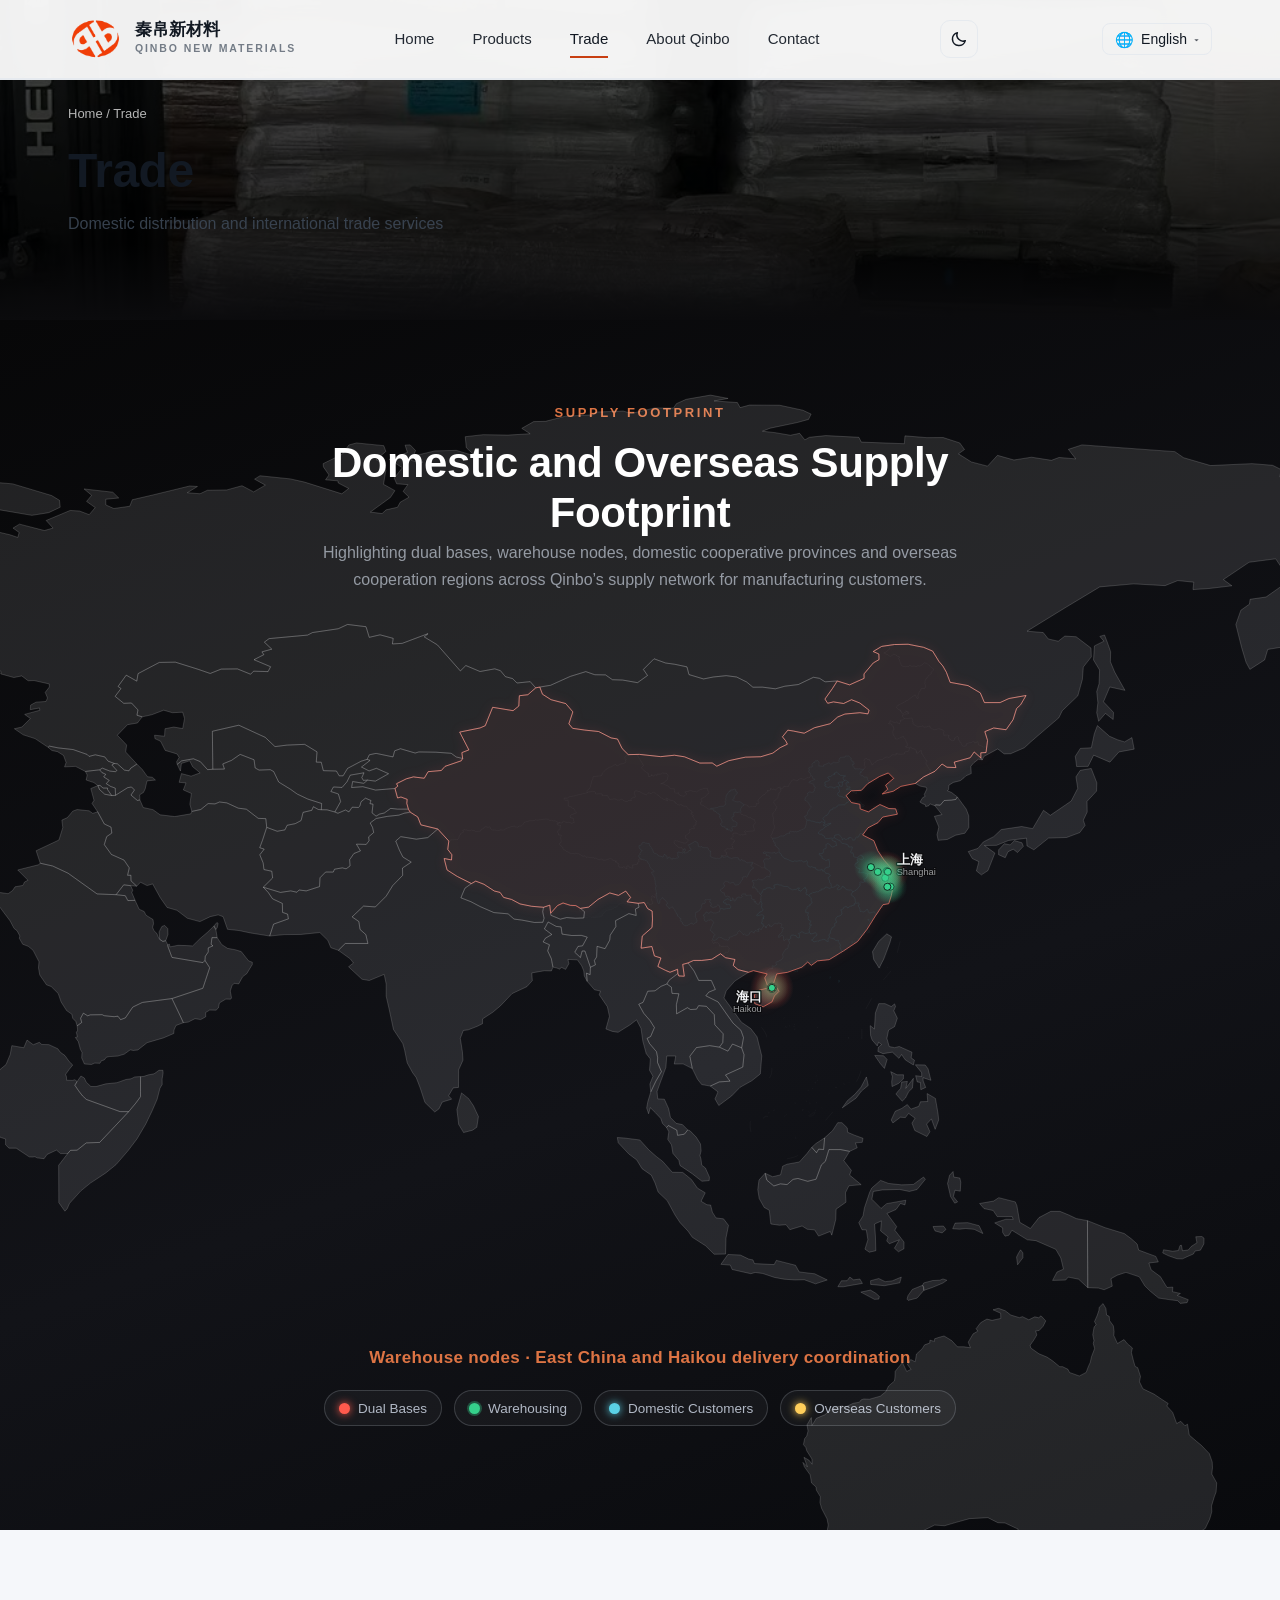
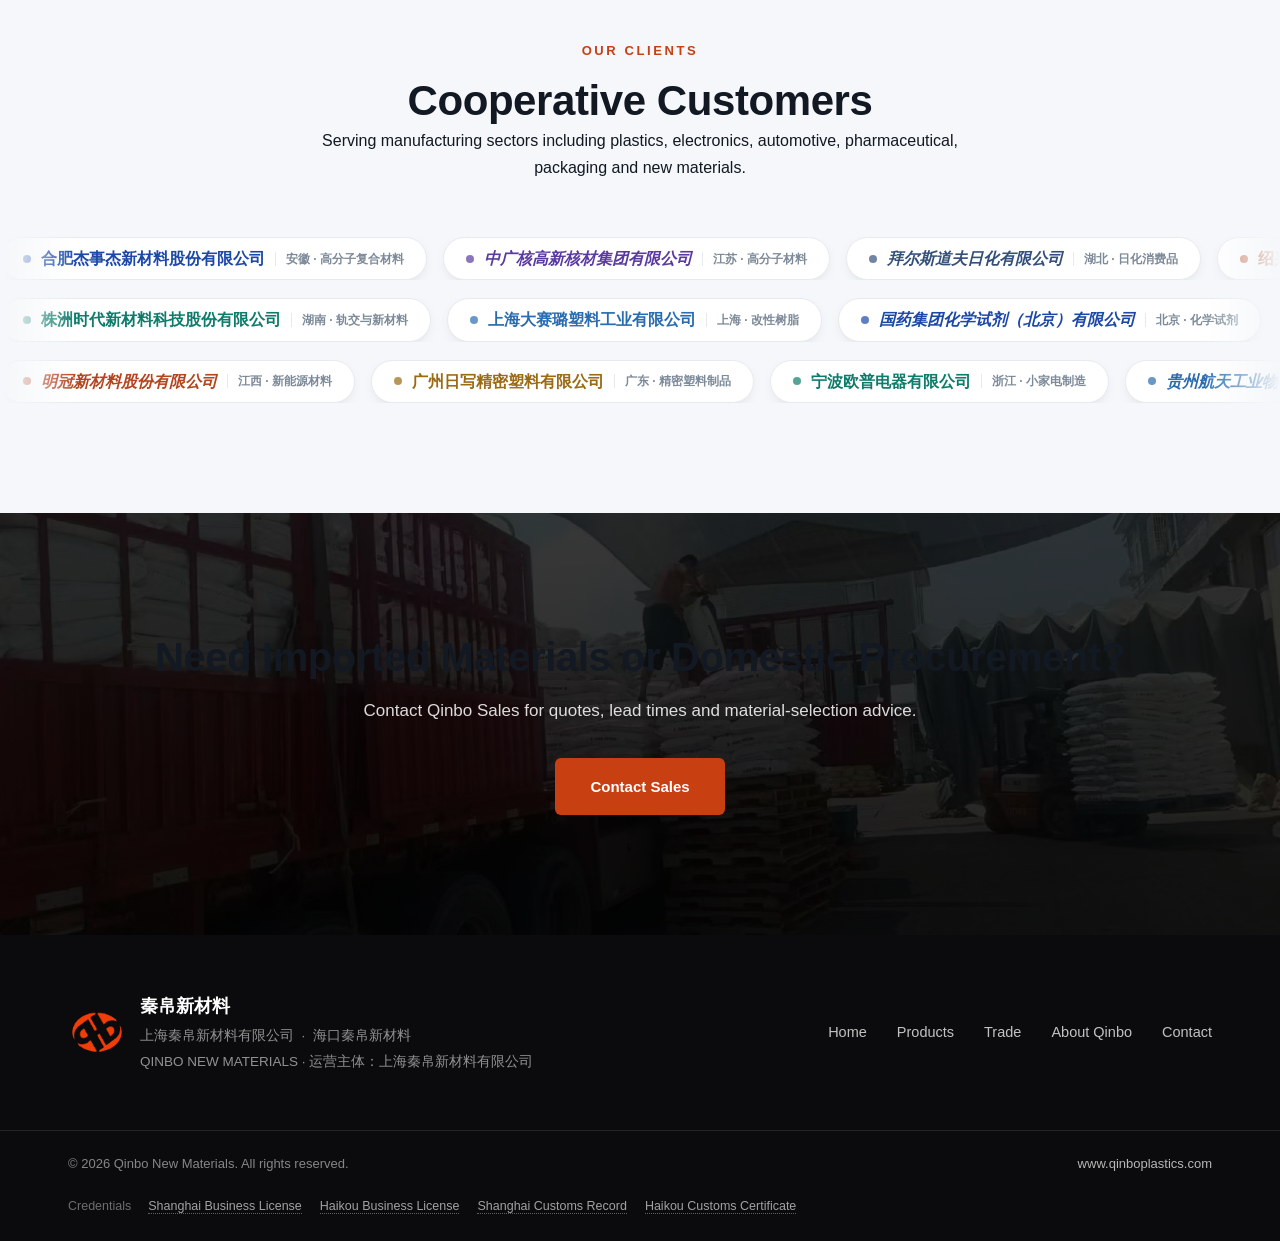
<file: trade.html>
<!DOCTYPE html>
<html lang="zh-CN">
<head>
<meta charset="UTF-8" />
<meta name="viewport" content="width=device-width, initial-scale=1.0" />
<title>国内外贸易 | 进口树脂分销·进出口服务 | 秦帛新材料</title>
<meta name="description" content="秦帛新材料同时深耕国内分销与国际进出口，对接欧美、日韩、中东等海外优质供应商，提供正规渠道进口树脂分销及选材、报价、物流、报关一站式贸易服务。" />
<meta name="keywords" content="塑料进出口,进口树脂,进口料分销,塑料贸易,国际贸易,国内分销,塑料进口,树脂报关,塑料供应链" />
<meta name="robots" content="index, follow" />
<meta http-equiv="content-language" content="zh-CN" />
<link rel="canonical" href="https://www.qinboplastics.com/trade.html" />
<link rel="alternate" hreflang="zh-CN" href="https://www.qinboplastics.com/trade.html" />
<link rel="alternate" hreflang="en" href="https://www.qinboplastics.com/en/trade.html" />
<link rel="alternate" hreflang="x-default" href="https://www.qinboplastics.com/trade.html" />
<meta property="og:type" content="website" />
<meta property="og:site_name" content="秦帛新材料 QINBO NEW MATERIALS" />
<meta property="og:title" content="国内外贸易 | 秦帛新材料" />
<meta property="og:description" content="国内分销与国际进出口协同服务，进口树脂正规渠道分销。" />
<meta property="og:url" content="https://www.qinboplastics.com/trade.html" />
<meta property="og:image" content="https://www.qinboplastics.com/assets/img/photos/real/trade-intl.jpg" />
<meta property="og:locale" content="zh_CN" />
<meta property="og:locale:alternate" content="en_US" />
<link rel="icon" href="assets/img/favicon.ico" sizes="any" />
<link rel="icon" type="image/png" href="assets/img/favicon-512.png" />
<link rel="apple-touch-icon" href="assets/img/apple-touch-icon.png" />
<style id="qb-critical">
:root{--ink:#121923;--ink-2:#263241;--ink-soft:#3f4b5a;--accent:#c83f12;--accent-2:#dd7444;--gray:#6b7785;--line:#e6eaef;--bg:#ffffff;--bg-soft:#f5f7fa;--maxw:1200px}
*{margin:0;padding:0;box-sizing:border-box}
html{scroll-behavior:smooth}
body{font-family:"PingFang SC","Microsoft YaHei","Hiragino Sans GB",-apple-system,BlinkMacSystemFont,"Segoe UI",Roboto,Helvetica,Arial,sans-serif;color:var(--ink);background:var(--bg);line-height:1.7;-webkit-font-smoothing:antialiased;font-size:16px;margin:0}
img{display:block;max-width:100%;height:auto}
a{color:inherit;text-decoration:none}
.container{width:100%;max-width:var(--maxw);margin:0 auto;padding:0 28px}
h1,h2,h3{line-height:1.2;font-weight:700;letter-spacing:-.01em;color:var(--ink)}
.site-header{position:sticky;top:0;z-index:50;background:rgba(255,255,255,.94);backdrop-filter:saturate(180%) blur(10px);border-bottom:1px solid var(--line)}
.nav-inner{display:flex;align-items:center;justify-content:space-between;padding:14px 0;gap:24px}
.brand{display:flex;align-items:center;gap:10px;font-weight:700}
.brand-text strong{display:block;font-size:18px}
.brand-text em{display:block;font-size:11px;font-style:normal;color:var(--ink-soft);letter-spacing:.05em}
.nav-menu{display:flex;gap:6px;align-items:center}
.nav-menu a{padding:8px 12px;border-radius:8px;color:var(--ink-2);font-size:14px;font-weight:500}
.hero,.page-banner{padding:80px 0 60px;background:#0b0c10;color:#fff}
.hero h1,.page-banner h1{font-size:44px;line-height:1.15;margin:0 0 16px}
.hero p,.page-banner p{font-size:17px;color:var(--ink-soft);max-width:680px}
.qb-load-fail{display:none;position:fixed;left:0;right:0;bottom:0;padding:10px 16px;background:#fff8e1;color:#7a5b00;border-top:1px solid #f0d479;font-size:13px;z-index:9999;text-align:center}
.qb-load-fail.show{display:block}
@media (max-width:768px){.container{padding:0 16px}.nav-menu{display:none}.hero h1,.page-banner h1{font-size:30px}}
</style>
<script>
// 资源加载失败兜底：CSS、JS、字体 任意一个超过 8s 还没就绪，给用户一个轻提示
(function(){
  var failed = [];
  function markFail(kind){
    return function(){
      failed.push(kind);
      if(failed.length === 1){
        var el = document.createElement('div');
        el.className = 'qb-load-fail show';
        el.textContent = '页面资源加载缓慢，部分样式可能未生效。点击刷新或检查网络。';
        document.body && document.body.appendChild(el);
      }
    };
  }
  // 监听 link.onerror
  document.addEventListener('DOMContentLoaded', function(){
    var links = document.querySelectorAll('link[rel="stylesheet"]');
    links.forEach(function(l){
      l.addEventListener('error', markFail('css'));
    });
    var scripts = document.querySelectorAll('script[src]');
    scripts.forEach(function(s){
      s.addEventListener('error', markFail('js'));
    });
  });
})();
</script>

<link rel="stylesheet" href="assets/css/style.css?v=20260617-theme" />
<script type="application/ld+json">
{
  "@context": "https://schema.org",
  "@type": "Organization",
  "name": "秦帛新材料",
  "legalName": "上海秦帛新材料有限公司",
  "alternateName": ["秦帛","QINBO","QINBO NEW MATERIALS","Qinbo New Materials","Qinbo Plastics"],
  "url": "https://www.qinboplastics.com/",
  "logo": "https://www.qinboplastics.com/assets/img/logo-classic.png",
  "image": "https://www.qinboplastics.com/assets/img/photos/real/hero-warehouse.jpg",
  "description": "秦帛新材料（上海秦帛新材料有限公司）专注塑料原料现货牌号的国内外贸易与服务。",
  "foundingDate": "2018",
  "areaServed": ["CN","Asia","Europe","North America","Middle East"],
  "knowsLanguage": ["zh-CN","en"],
  "address": {
    "@type": "PostalAddress",
    "streetAddress": "上海市奉贤区",
    "addressLocality": "上海",
    "addressRegion": "上海市",
    "addressCountry": "CN"
  },
  "contactPoint": [{
    "@type": "ContactPoint",
    "telephone": "+86-21-0000-0000",
    "contactType": "sales",
    "areaServed": ["CN","Asia","Europe","North America","Middle East"],
    "availableLanguage": ["Chinese","English"]
  }],
  "knowsAbout": ["塑料原料","通用塑料","工程塑料","特种工程塑料","改性塑料","塑料进出口贸易","PP","PE","ABS","POM","PA","PC","PC/ABS","PBT","PPS","POE","EVA"]
}
</script>
</head>
<body class="inner">

<header class="site-header" id="siteHeader">
  <div class="container nav-inner">
    <a href="index.html" class="brand"><span class="brand-mark"><img class="logo-light" src="assets/img/logo-classic.png" alt="秦帛新材料 QB" /><img class="logo-dark" src="assets/img/logo-classic.png" alt="" aria-hidden="true" /></span><span class="brand-text"><strong>秦帛新材料</strong><em>QINBO NEW MATERIALS</em></span></a>
    <nav class="nav-menu" id="navMenu">
      <a href="index.html" data-i18n="nav.home">首页</a>
      <a href="products.html" data-i18n="nav.products">产品中心</a>
      <a href="trade.html" class="active" data-i18n="nav.trade">国内外贸易</a>
      <a href="about.html" data-i18n="nav.about">关于秦帛</a>
      <a href="contact.html" data-i18n="nav.contact">联系我们</a>
    </nav>
    <div class="lang-switch" id="langSwitch"></div>
    <button class="nav-toggle" id="navToggle" aria-label="菜单"><span></span><span></span><span></span></button>
  </div>
</header>

<section class="page-banner trade-hero">
  <img src="assets/img/photos/real/trade-intl.jpg" alt="秦帛新材料国内外贸易与进出口" />
  <div class="container">
    <div class="breadcrumb"><a href="index.html" data-i18n="nav.home">首页</a> / <span data-i18n="nav.trade">国内外贸易</span></div>
    <h1 data-i18n="trade.bannerTitle">国内外贸易</h1>
    <p data-i18n="trade.bannerSub">国内分销与国际进出口协同服务</p>
  </div>
</section>

<!-- 供应版图 · 沙盘动画 -->
<section class="section-map">
  <div class="container">
    <div class="section-head reveal" style="text-align:center;margin-left:auto;margin-right:auto">
      <p class="eyebrow" data-i18n="trade.mapEyebrow">供应版图</p>
      <h2 data-i18n="trade.mapTitle">国内外供应与服务版图</h2>
      <p data-i18n="trade.mapDesc">点亮双基地、仓储节点、国内合作省份与境外合作区域，呈现秦帛面向制造业客户的供应网络。</p>
    </div>
    <div class="qbmap-wrap reveal">
      <div id="qbMap"></div>
      <p class="qbmap-caption" data-qbmap-caption>&nbsp;</p>
      <div class="qbmap-stages" hidden aria-hidden="true">
        <span data-qbmap-stage data-i18n="trade.mapStage1">双基地 · 上海与海口</span>
        <span data-qbmap-stage data-i18n="trade.mapStage2">仓储节点 · 华东与海口协同配送</span>
        <span data-qbmap-stage data-i18n="trade.mapStage3">国内合作客户 · 点亮合作省份</span>
        <span data-qbmap-stage data-i18n="trade.mapStage4">境外合作客户 · 对接主流原厂品牌</span>
      </div>
      <div class="qbmap-legend" aria-label="供应版图筛选">
        <button type="button" data-qbmap-filter="base"><i class="lg-base"></i><span data-i18n="trade.mapLegBase">双基地</span></button>
        <button type="button" data-qbmap-filter="wh"><i class="lg-wh"></i><span data-i18n="trade.mapLegWh">仓储基地</span></button>
        <button type="button" data-qbmap-filter="dom"><i class="lg-dom"></i><span data-i18n="trade.mapLegDom">国内合作客户</span></button>
        <button type="button" data-qbmap-filter="intl"><i class="lg-intl"></i><span data-i18n="trade.mapLegIntl">境外合作客户</span></button>
      </div>
    </div>
  </div>
</section>

<!-- 合作客户 · 三行弹幕滚动 -->
<section class="section section-products">
  <div class="container">
    <div class="section-head reveal" style="text-align:center;margin-left:auto;margin-right:auto">
      <p class="eyebrow" data-i18n="trade.clientsEyebrow">合作客户</p>
      <h2 data-i18n="trade.clientsTitle">合作客户</h2>
      <p data-i18n="trade.clientsDesc">覆盖塑胶制品、电子电器、汽车、医药、包装、新材料等多个制造领域。</p>
    </div>
  </div>
  <div class="clients-wall" id="clientsWall" aria-label="合作客户"></div>
</section>

<section class="section-cta">
  <div class="cta-media"><img src="assets/img/photos/real/cta-logistics.jpg" alt="" /><div class="cta-overlay"></div></div>
  <div class="container cta-content reveal">
    <h2 data-i18n="trade.ctaTitle">有进口料或国内采购需求？</h2>
    <p data-i18n="trade.ctaSub">联系秦帛销售部，获取报价、货期与选型建议。</p>
    <a href="contact.html" class="btn btn-primary" data-i18n="trade.ctaBtn">联系销售部</a>
  </div>
</section>

<footer class="site-footer">
  <div class="container footer-inner">
    <div class="footer-brand"><span class="brand-mark"><img src="assets/img/logo-classic.png" alt="上海秦帛新材料有限公司" /></span><div><strong>秦帛新材料</strong><p>上海秦帛新材料有限公司 &nbsp;·&nbsp; 海口秦帛新材料</p><p class="legal">QINBO NEW MATERIALS · 运营主体：上海秦帛新材料有限公司</p></div></div>
    <nav class="footer-nav"><a href="index.html" data-i18n="nav.home">首页</a><a href="products.html" data-i18n="nav.products">产品中心</a><a href="trade.html" data-i18n="nav.trade">国内外贸易</a><a href="about.html" data-i18n="nav.about">关于秦帛</a><a href="contact.html" data-i18n="nav.contact">联系我们</a></nav>
  </div>
  <div class="footer-bottom"><div class="container"><span data-i18n="footer.copyright">© 2026 秦帛新材料 版权所有</span><span><a href="http://www.qinboplastics.com">www.qinboplastics.com</a></span></div></div>
</footer>

<script src="assets/js/main.js?v=20260617-theme"></script>
<script src="assets/js/i18n.js?v=20260615-seo"></script>
<script src="assets/js/map-data.js"></script>
<script src="assets/js/china-province-data.js"></script>
<script src="assets/data/clients.js"></script>
<script src="assets/js/map.js"></script>
<script src="assets/js/clients.js"></script>
</body>
</html>
</file>
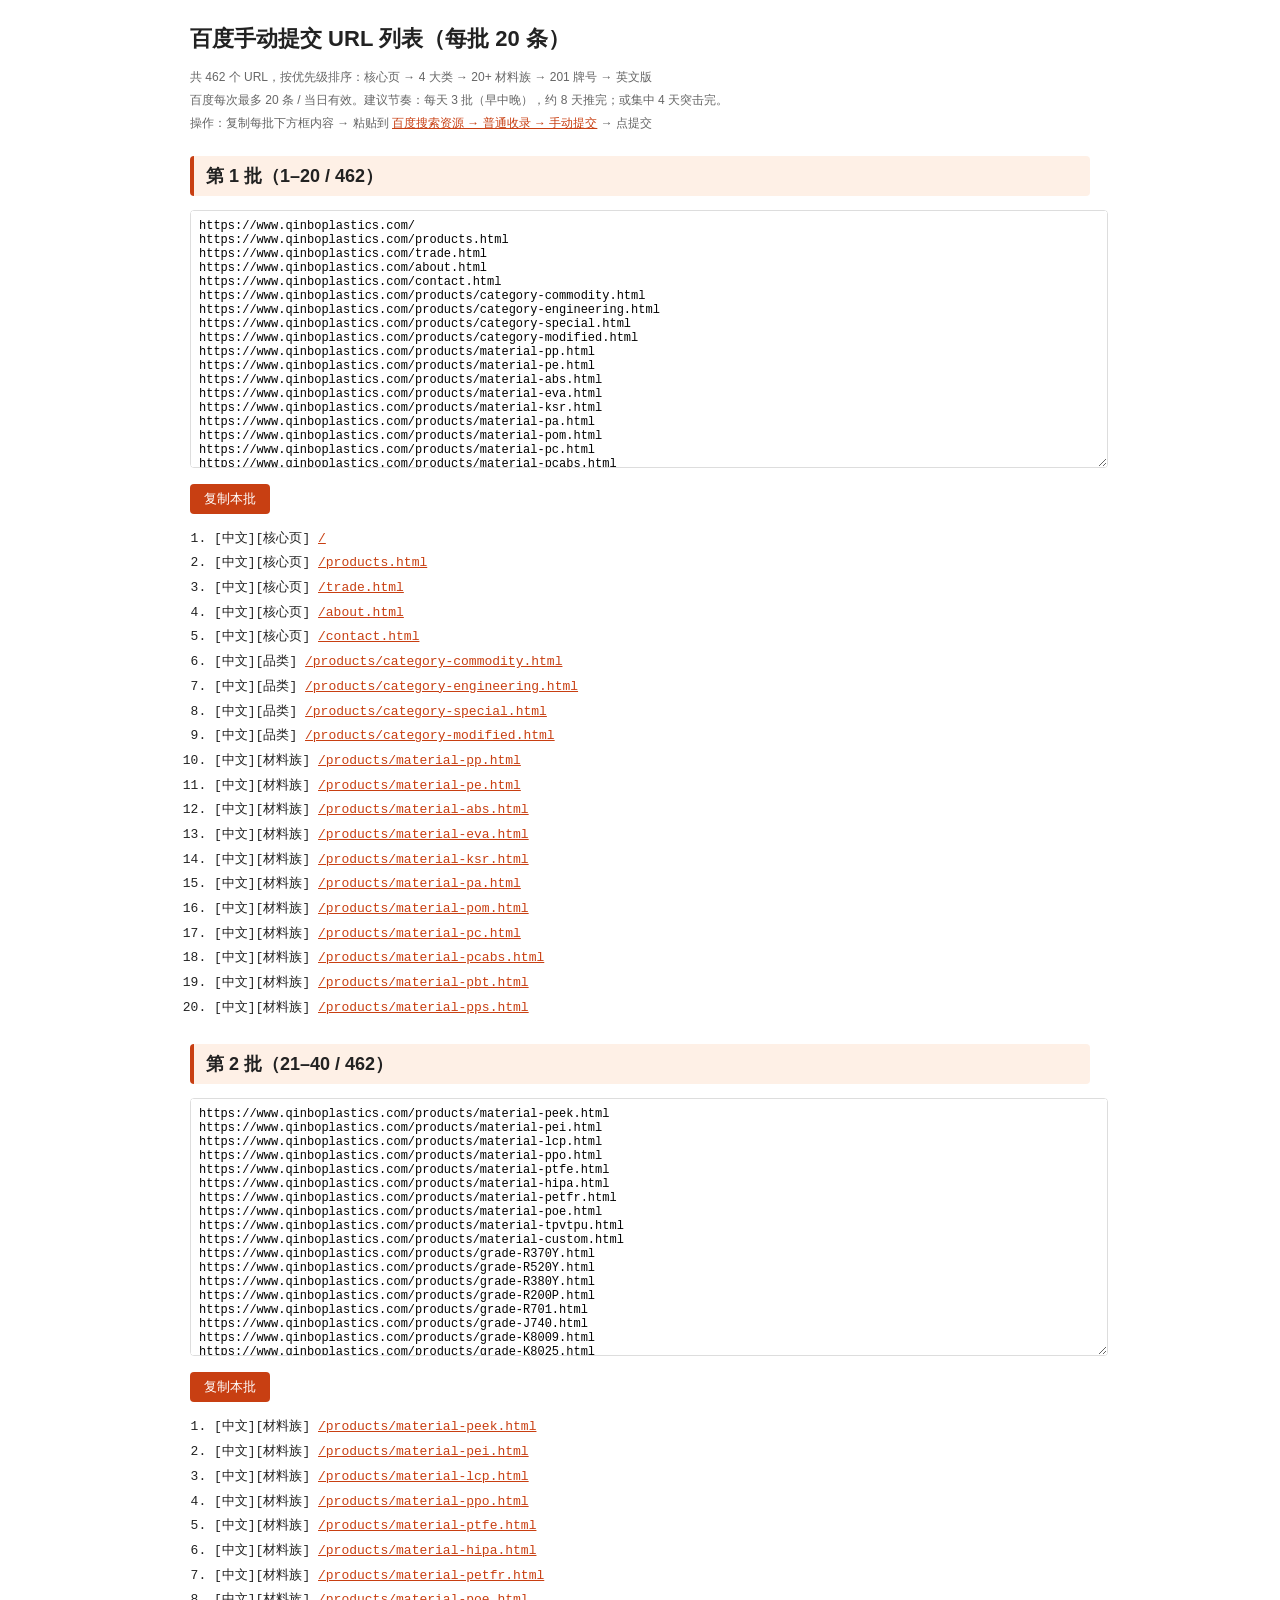
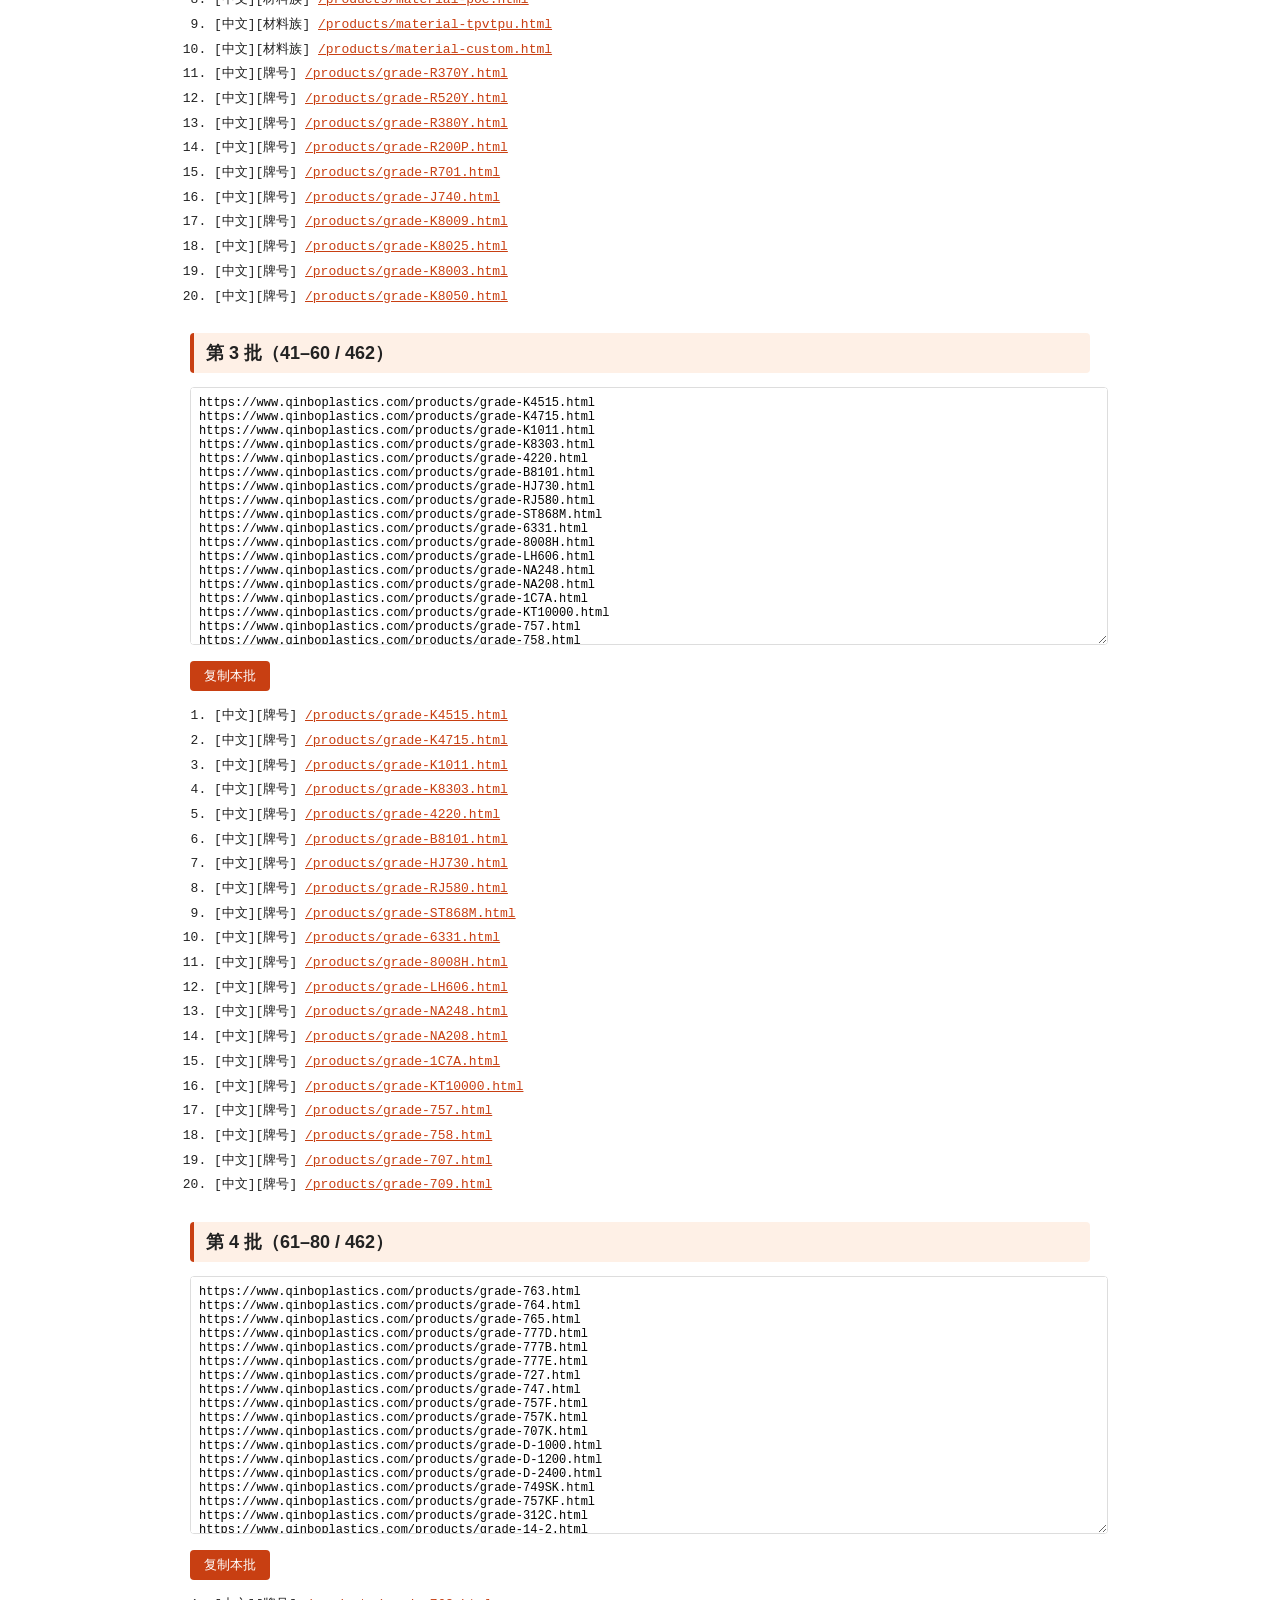
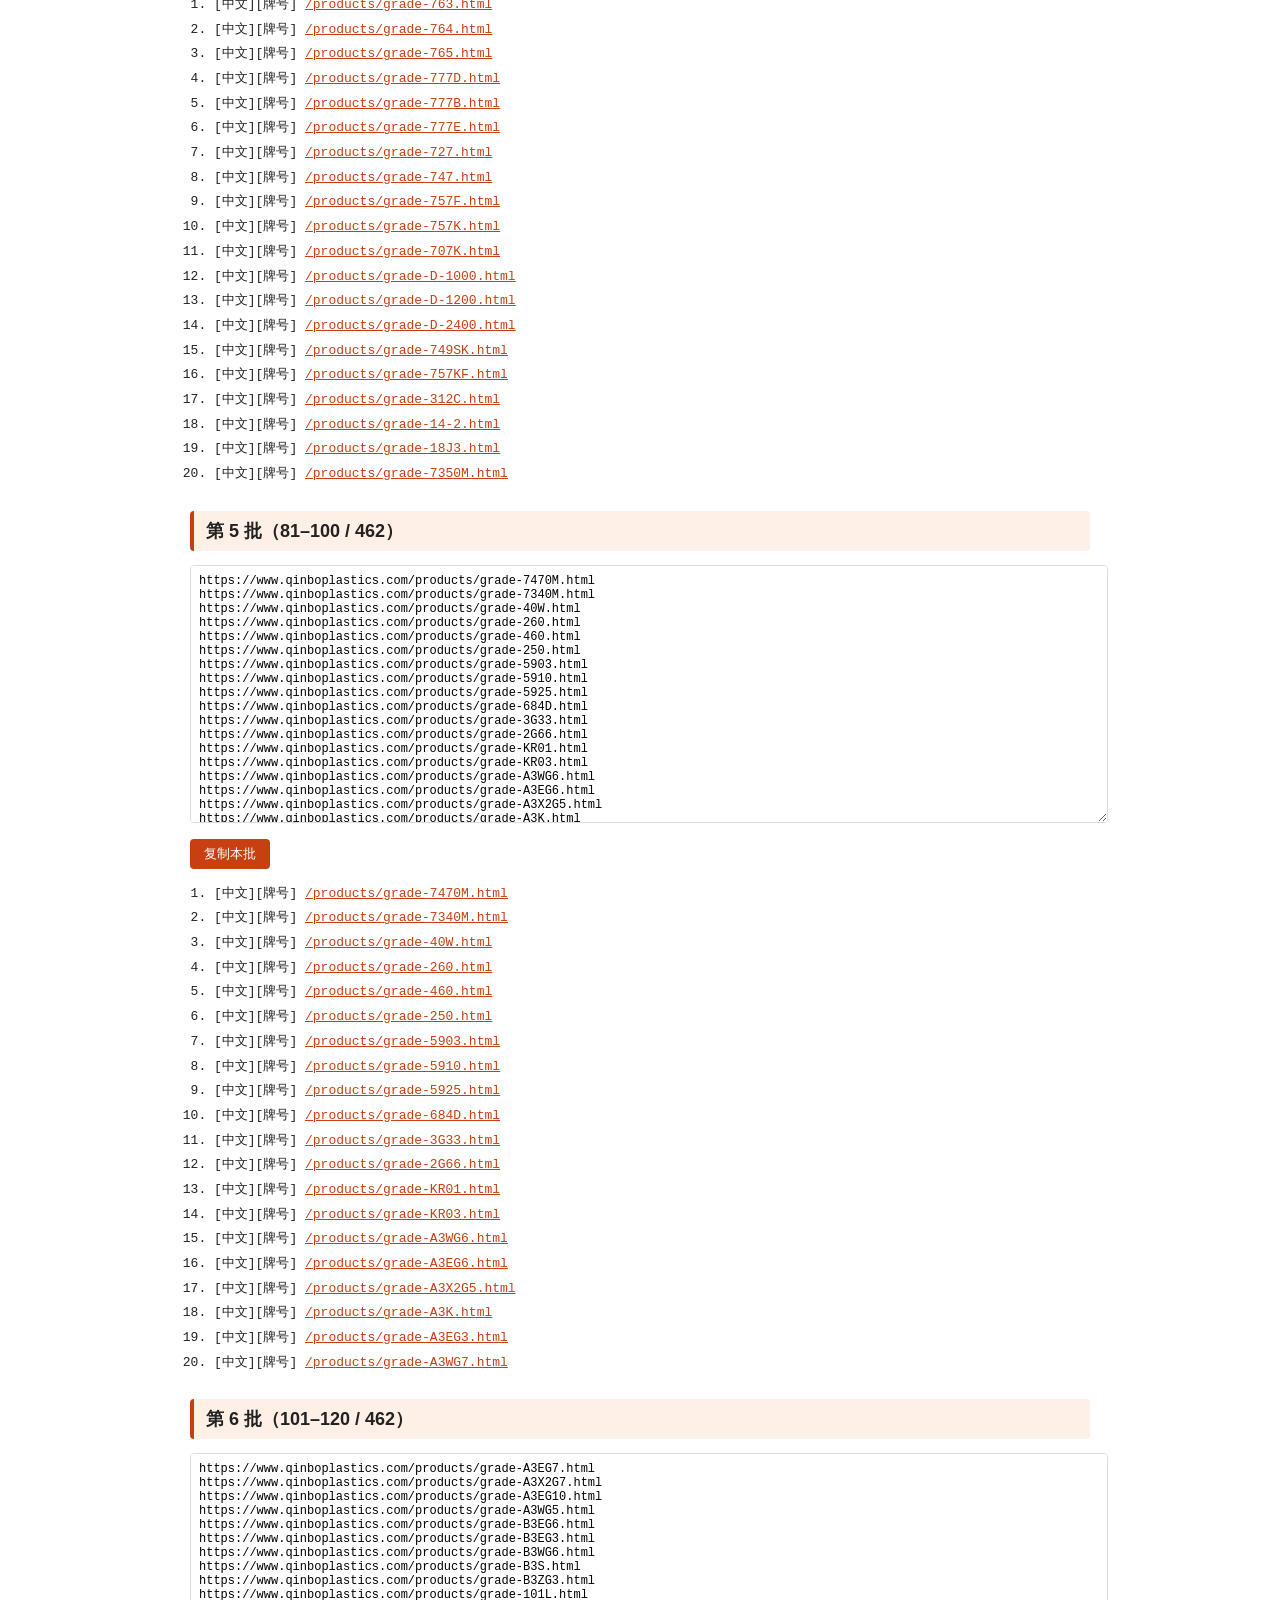
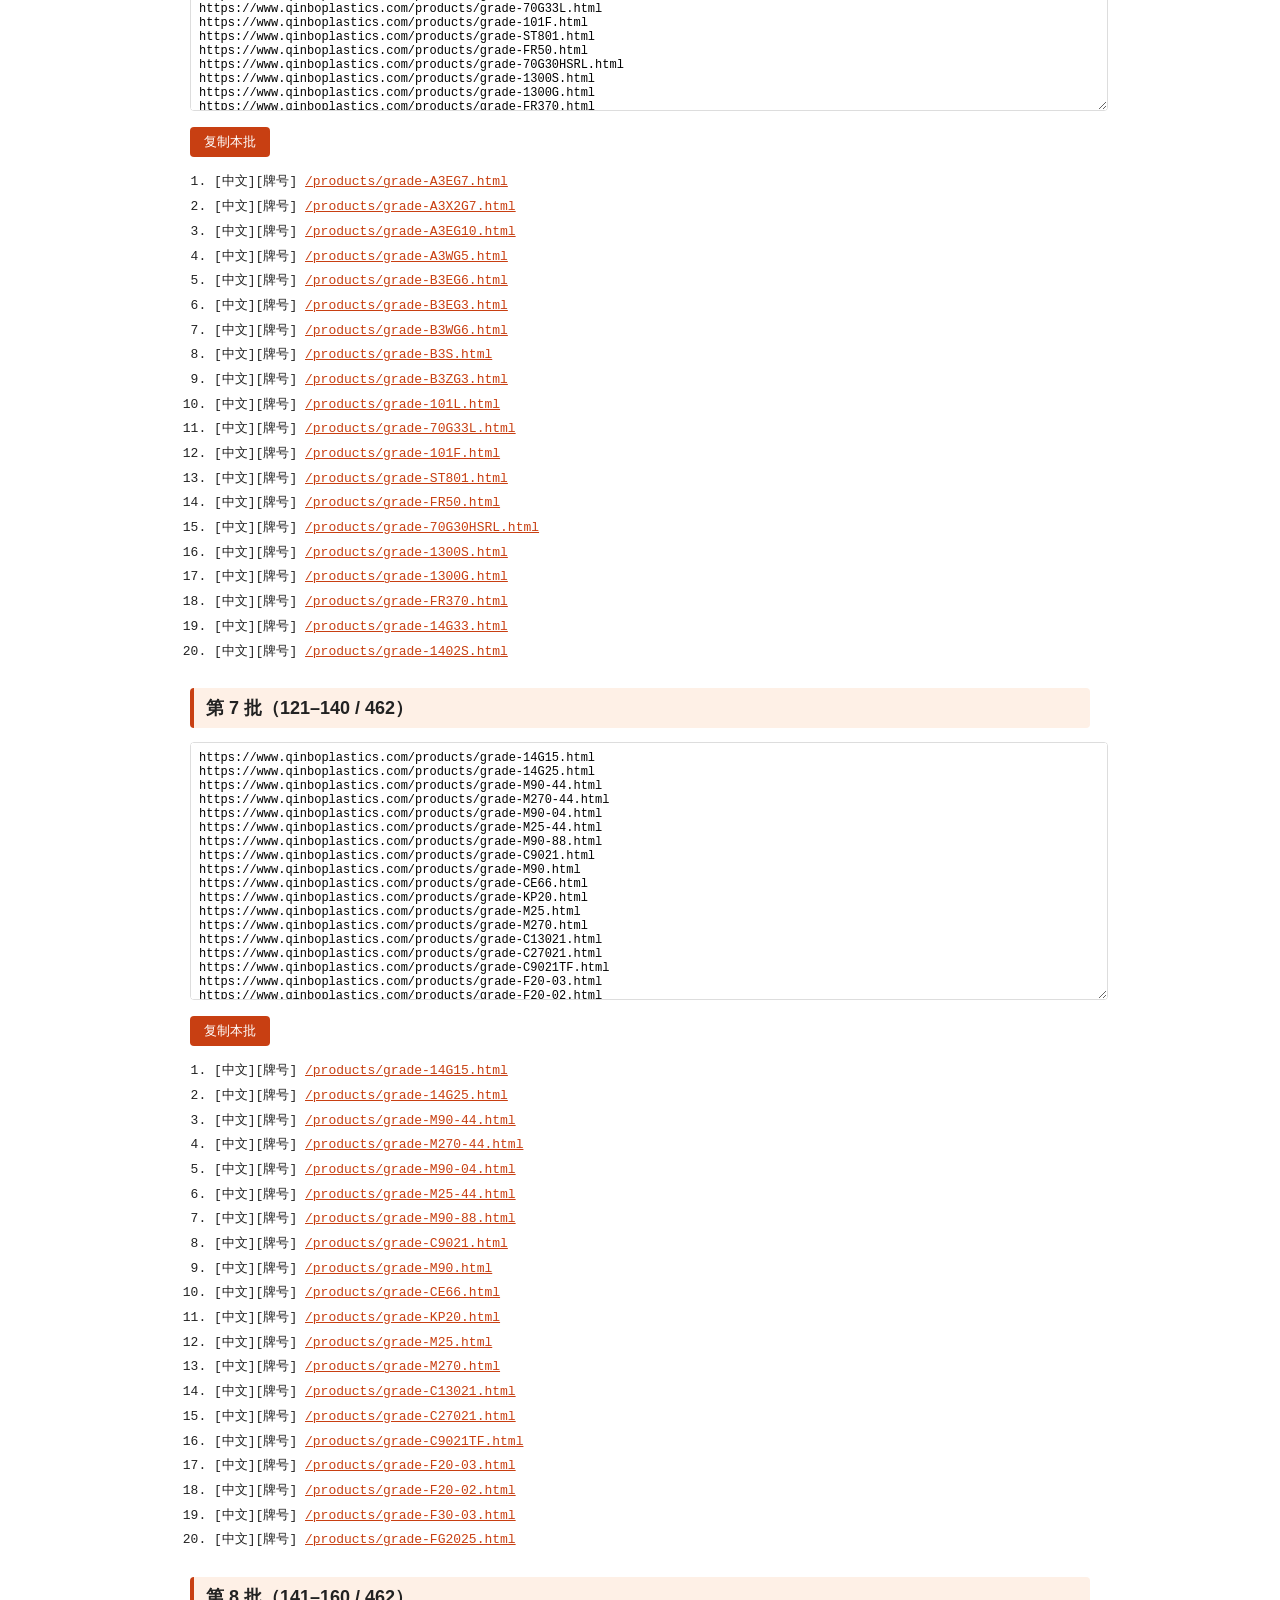
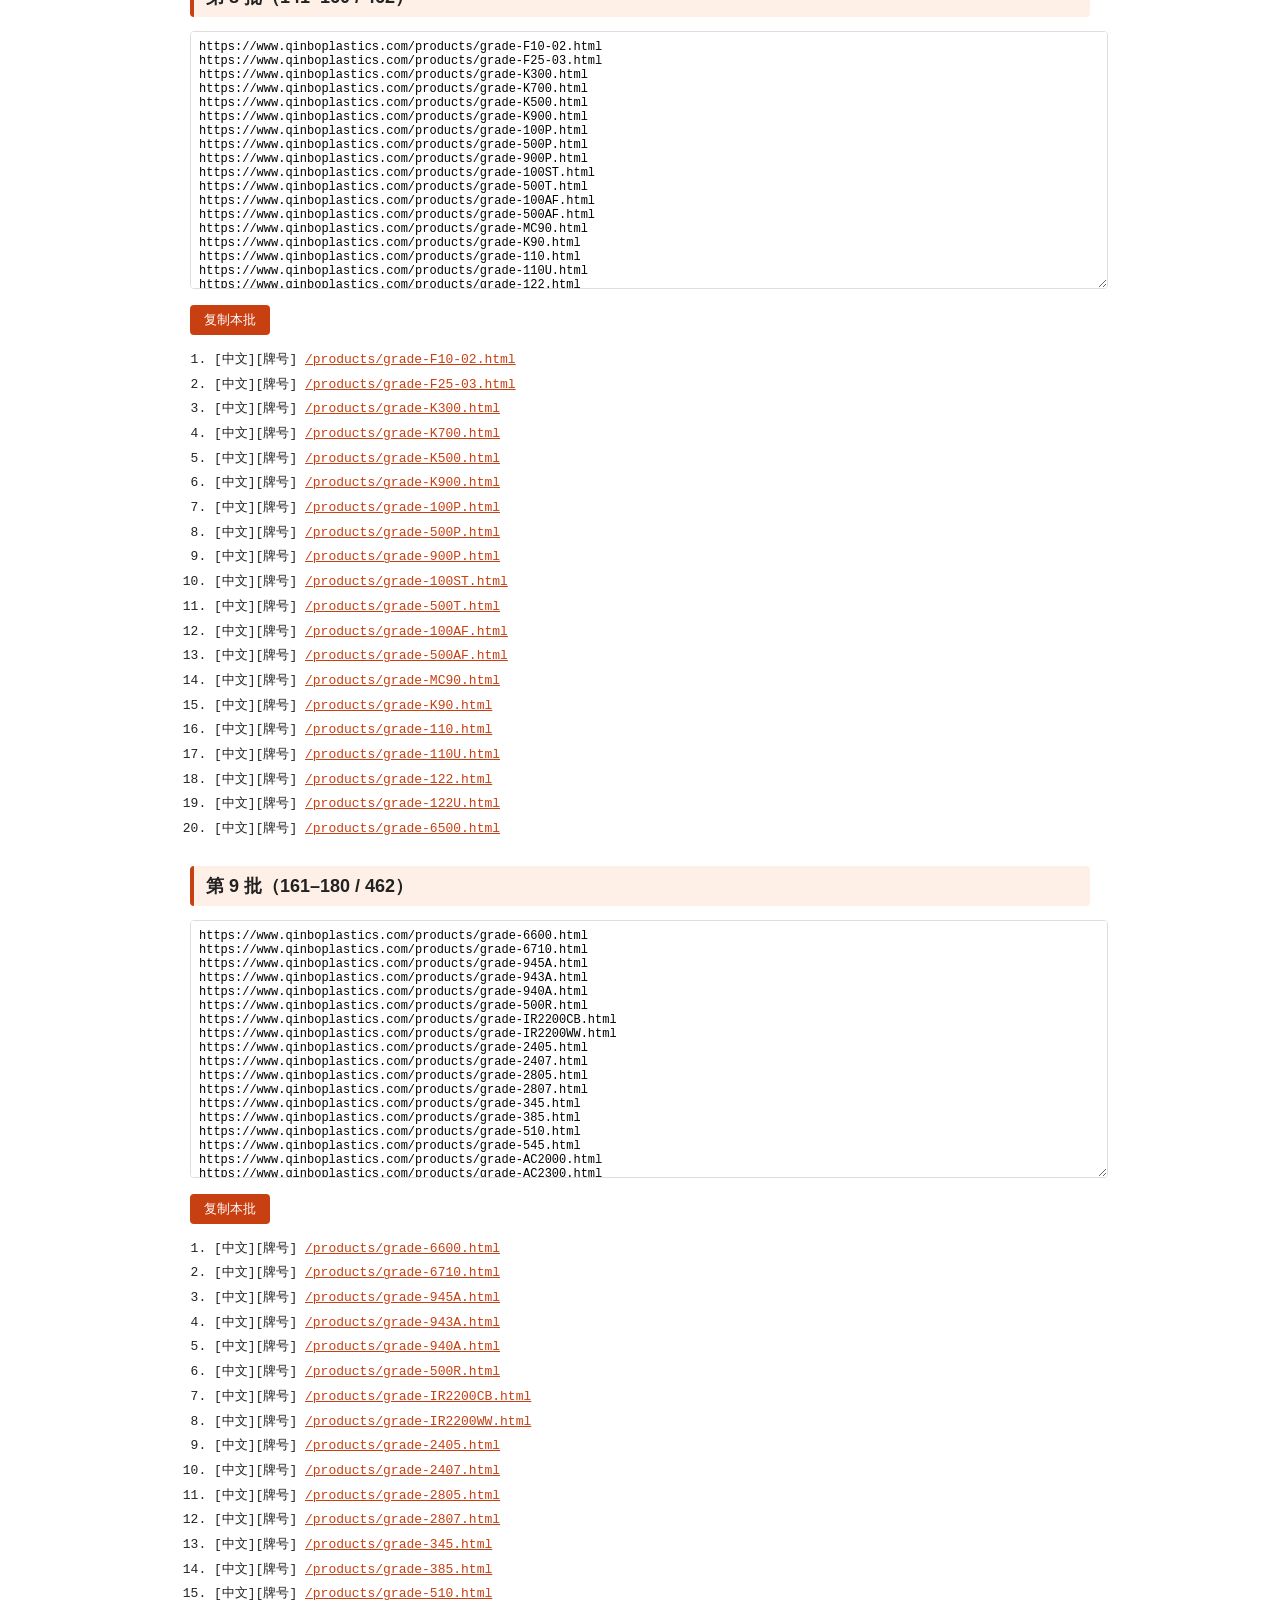
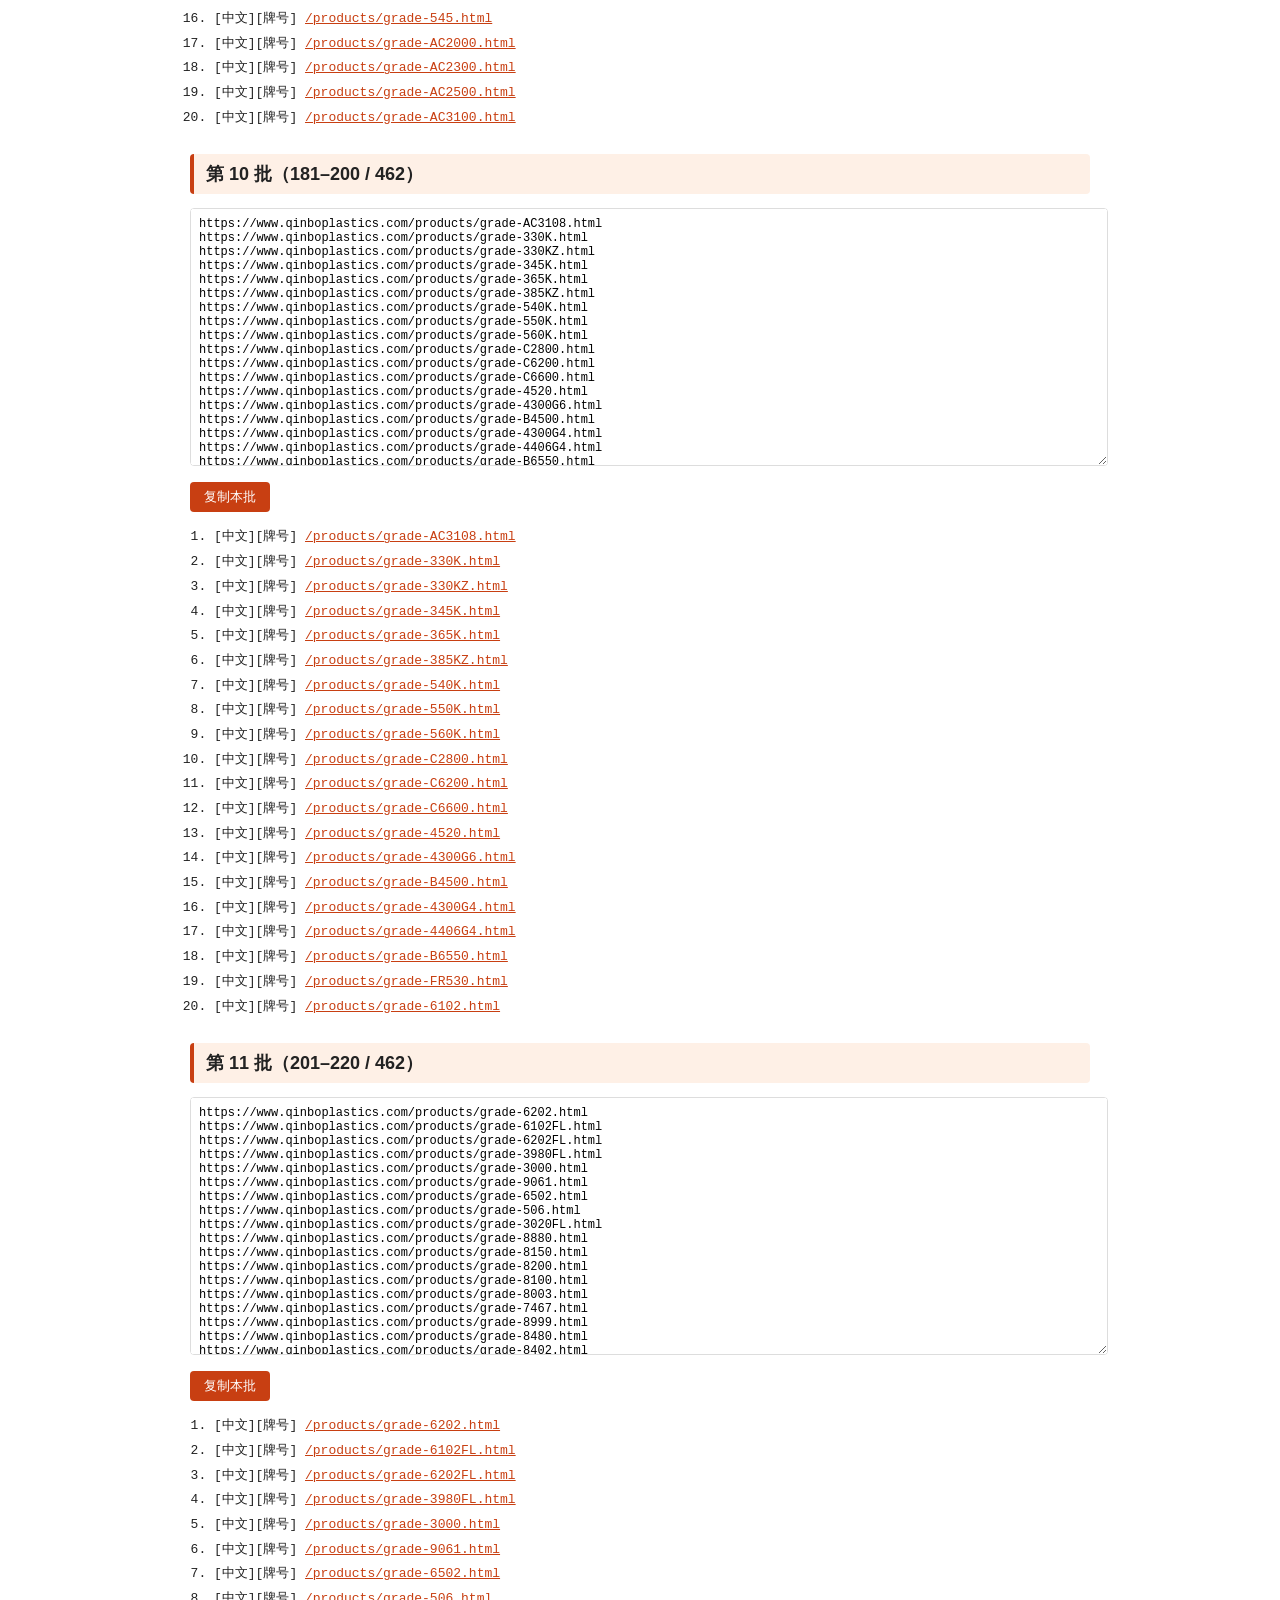
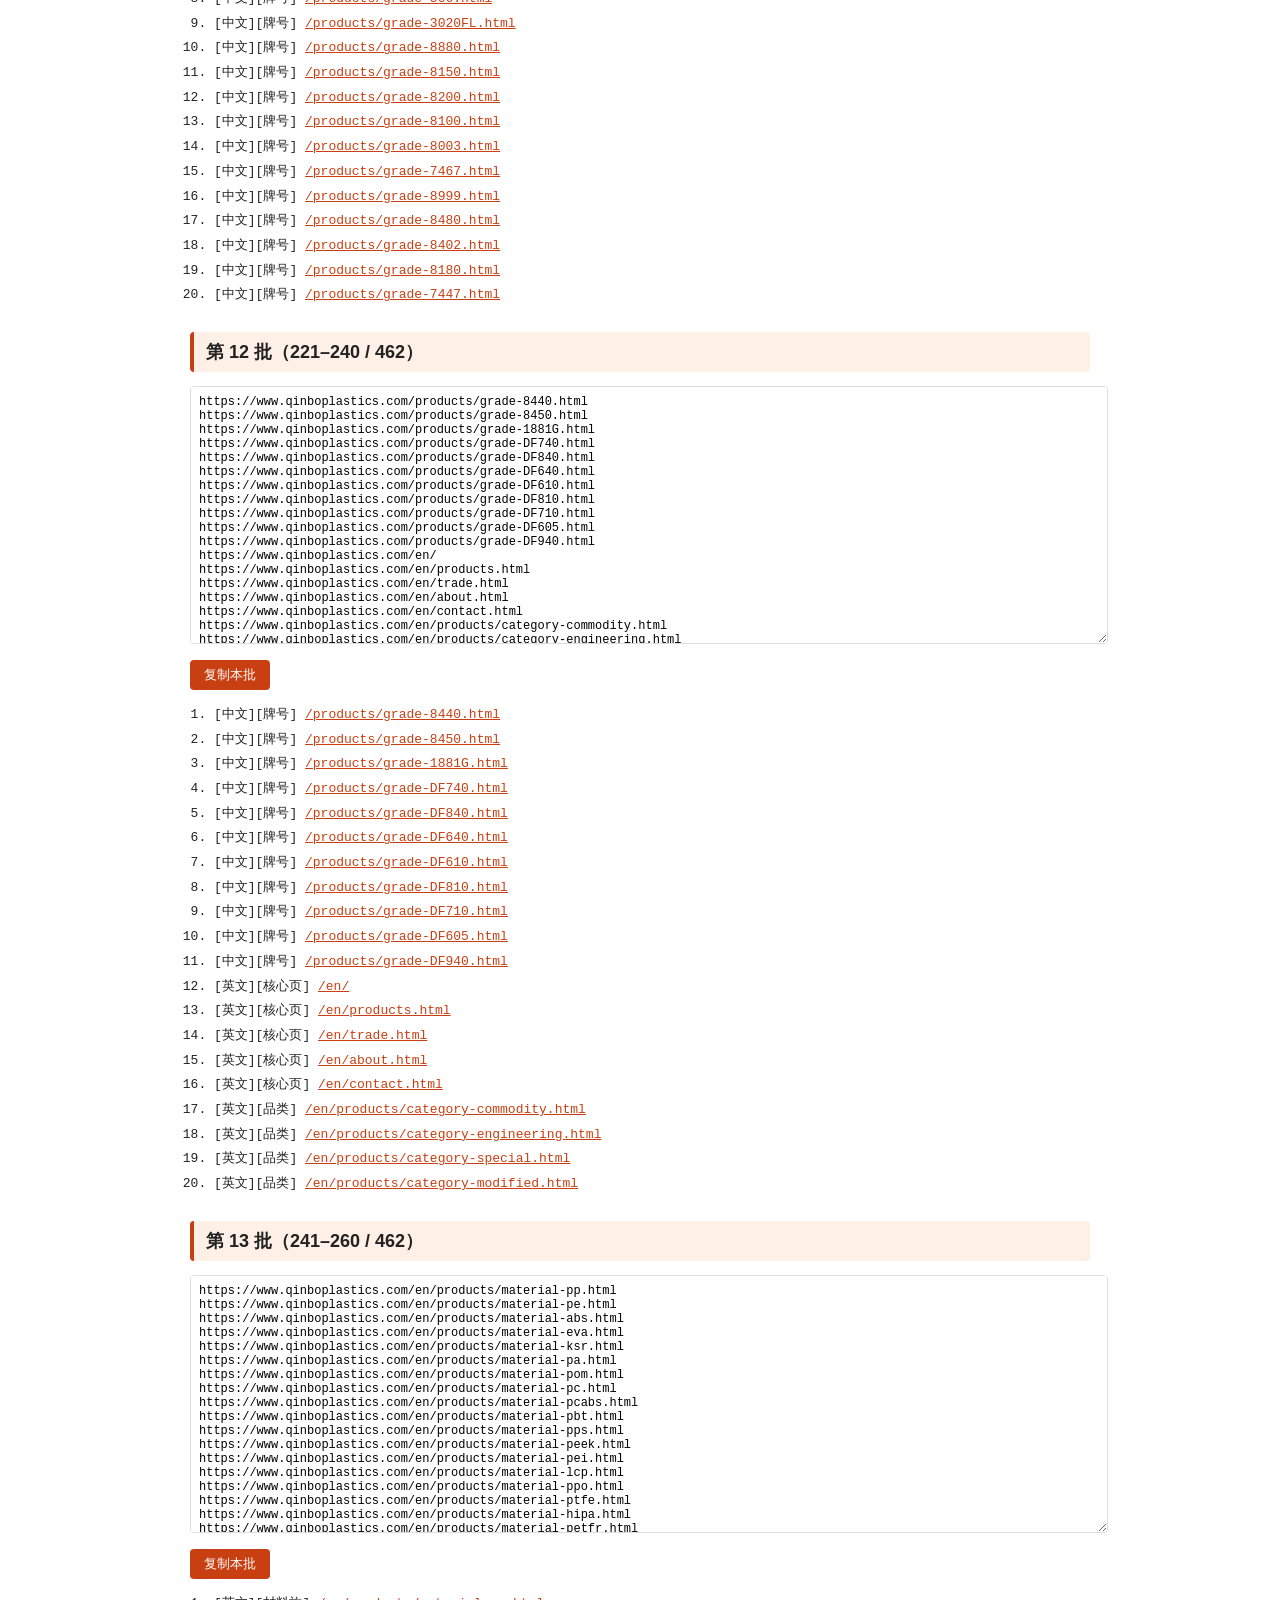
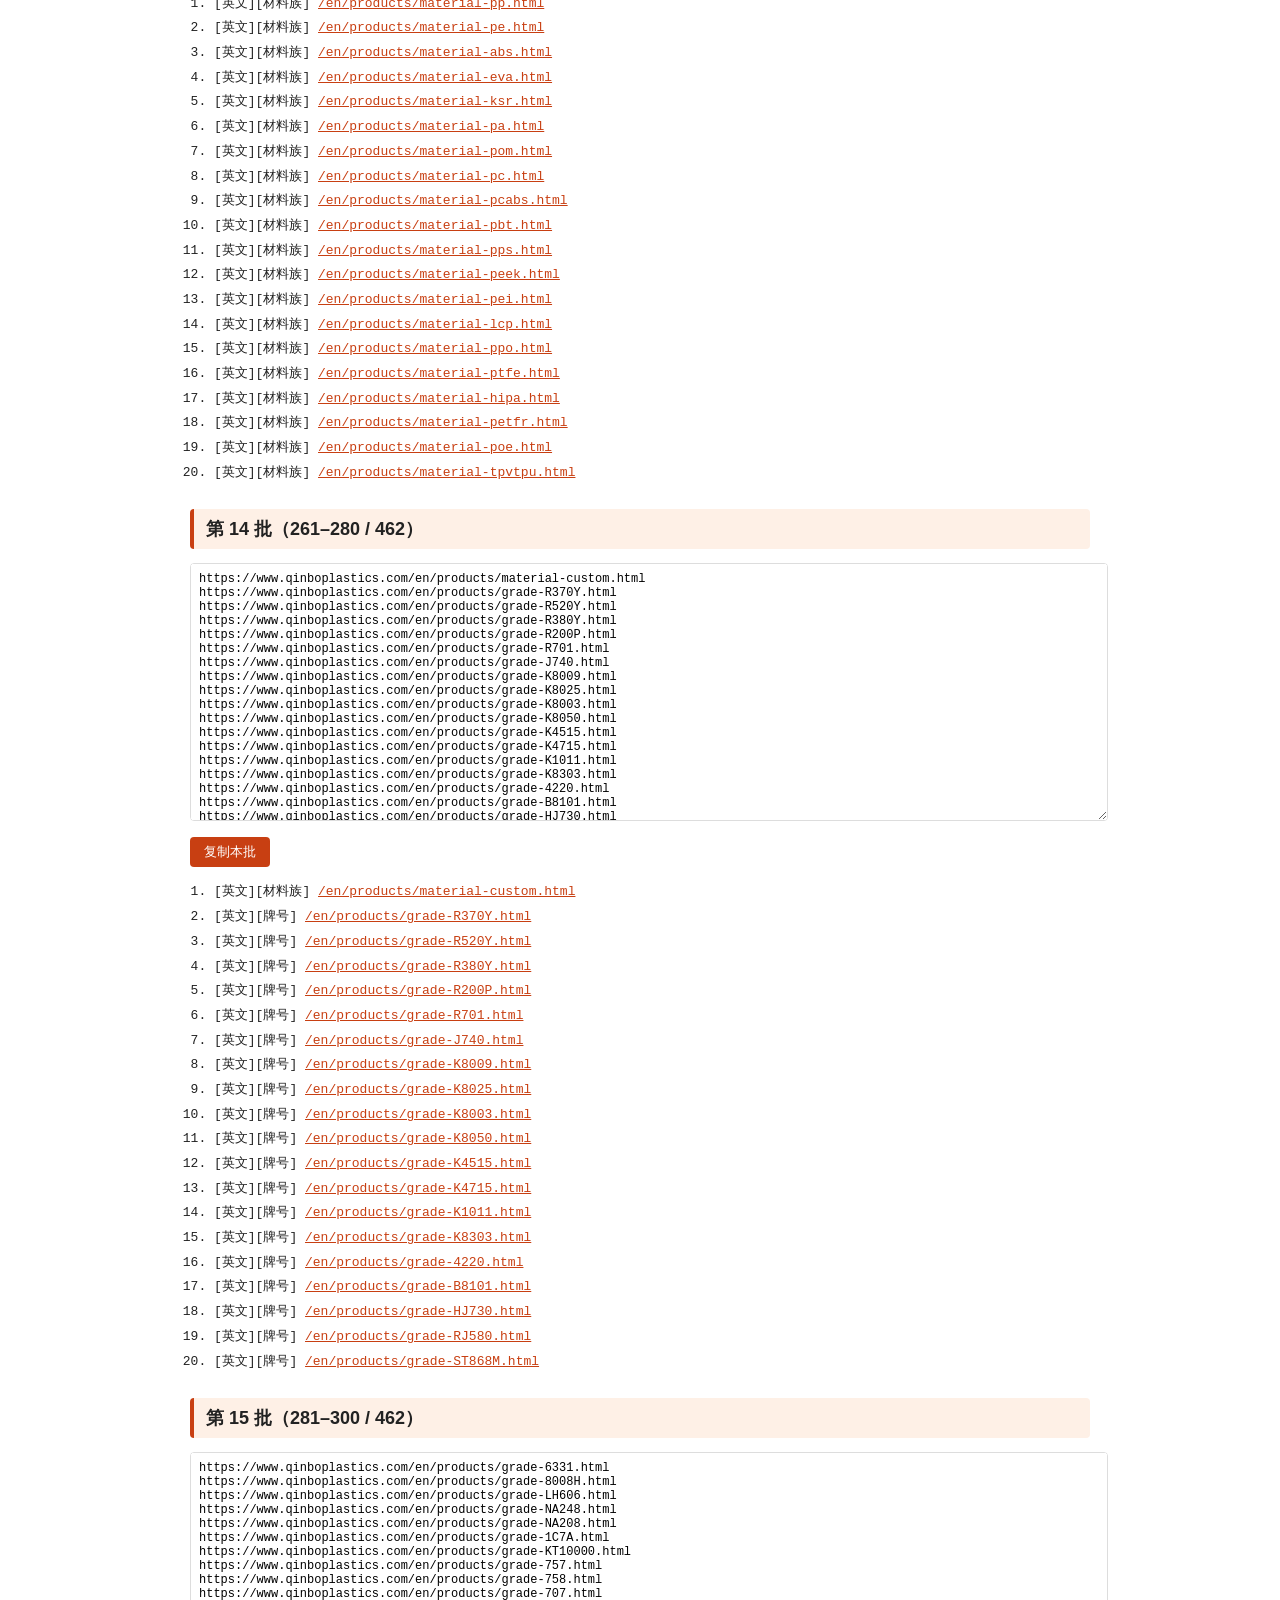
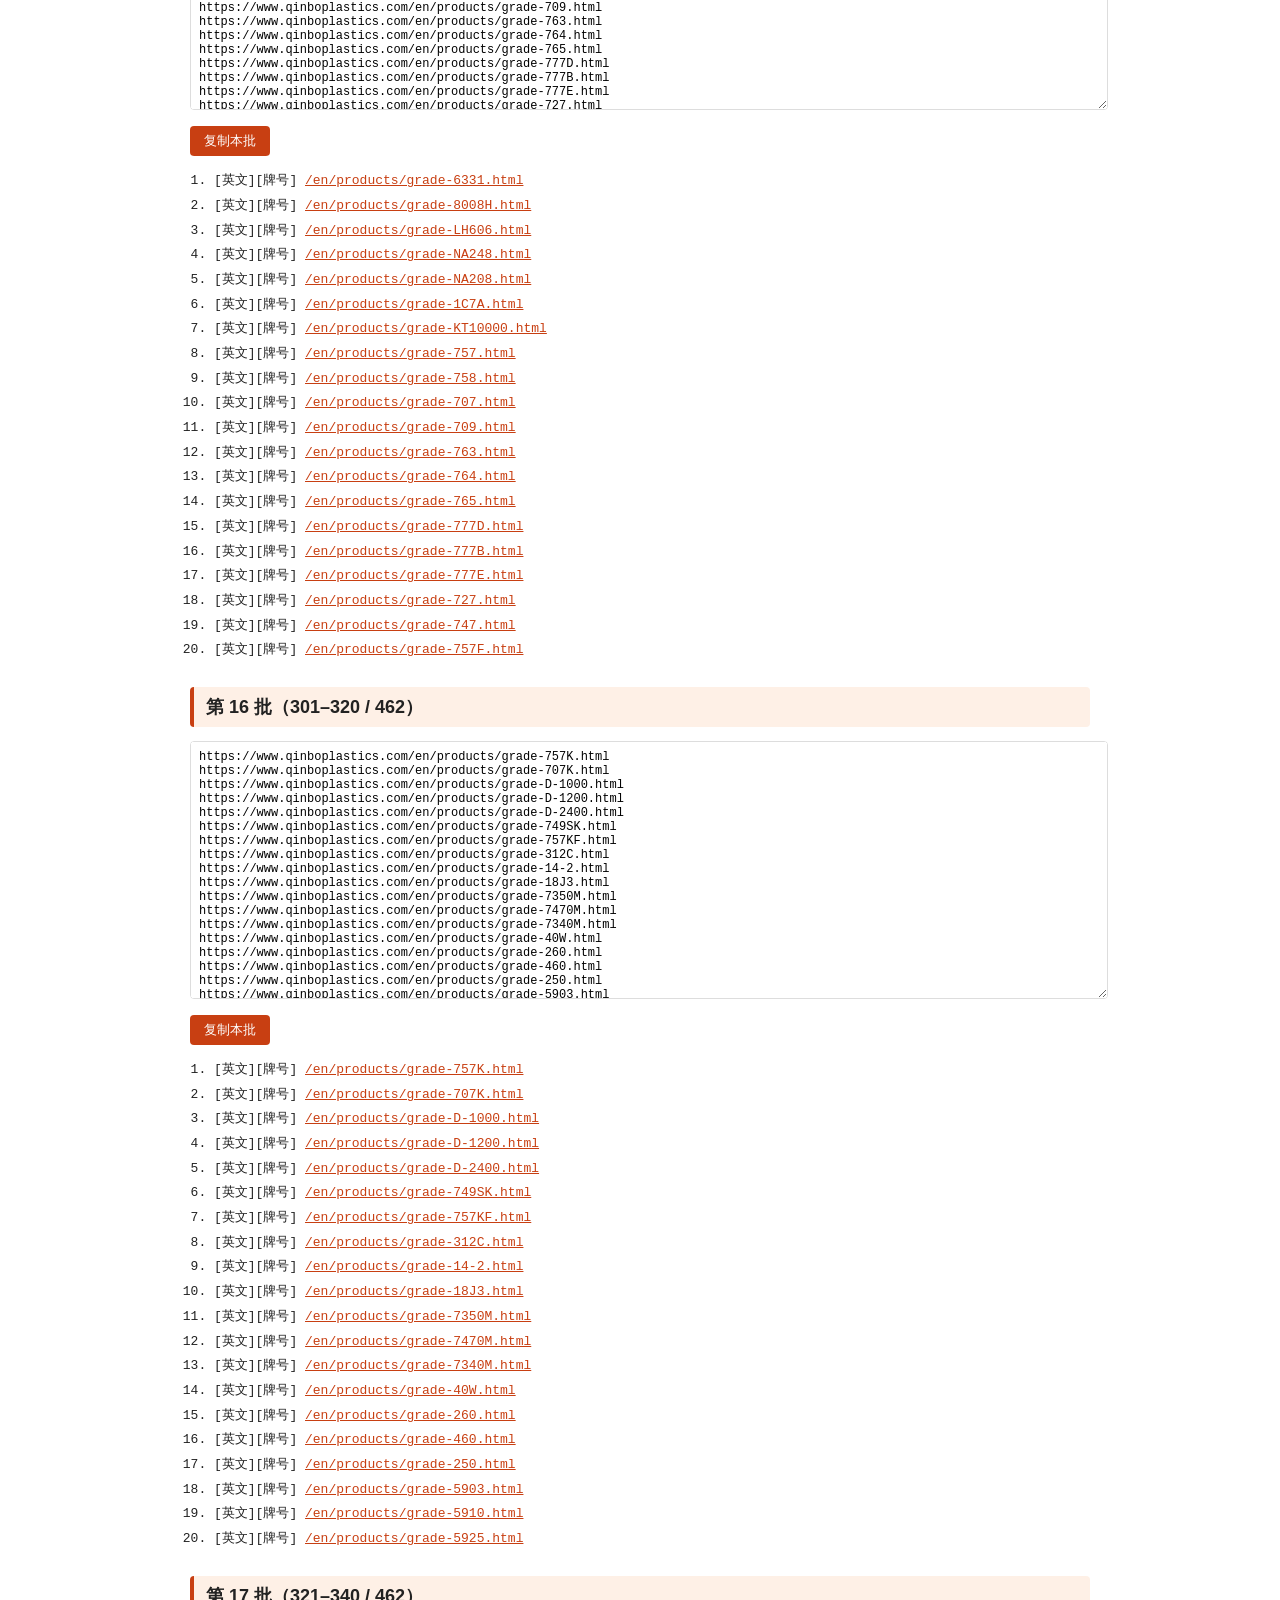
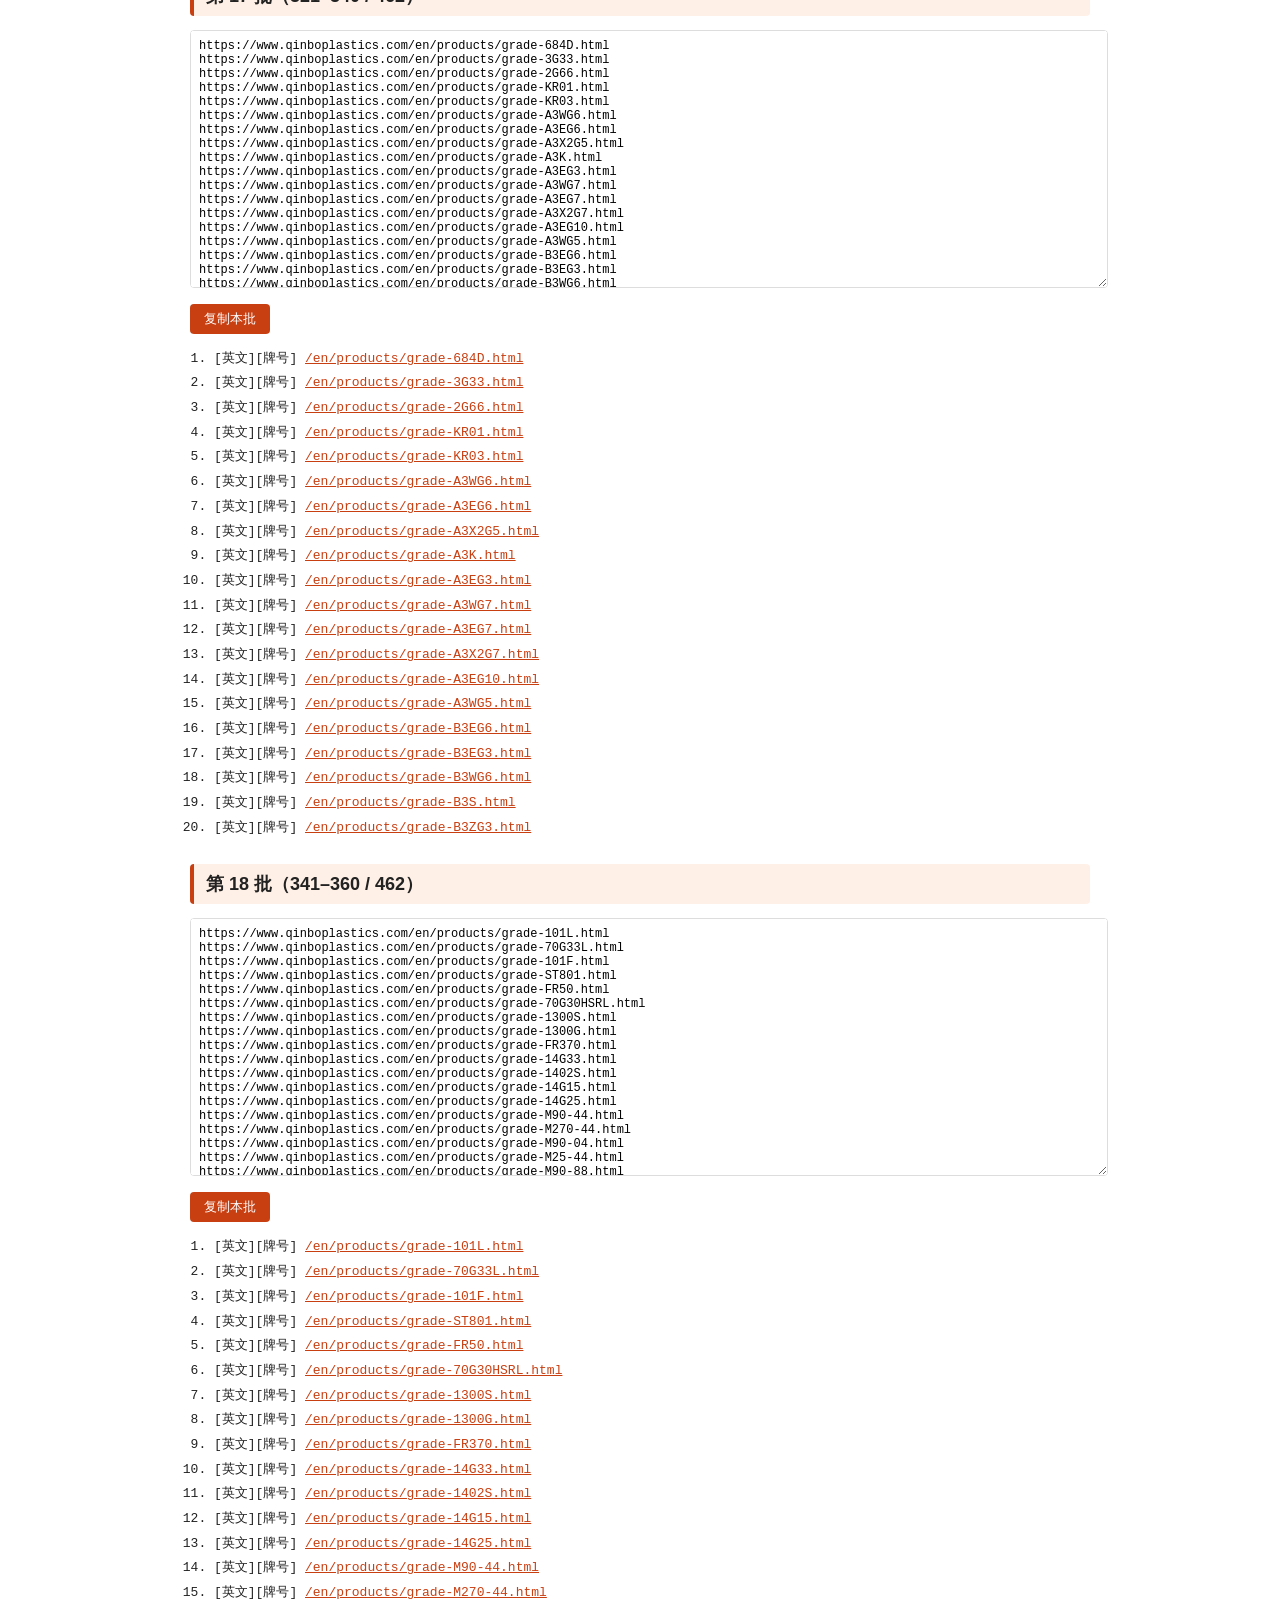
<file: docs/seo-baidu-submit.html>
<!DOCTYPE html><html lang="zh-CN"><head><meta charset="UTF-8">
<title>百度手动提交 URL 列表 · 秦帛新材料</title>
<meta name="robots" content="noindex">
<style>body{font-family:"PingFang SC",sans-serif;max-width:900px;margin:24px auto;padding:0 20px;color:#222}h1{font-size:22px}h2{font-size:18px;margin:24px 0 8px;padding:8px 12px;background:#fef0e6;border-left:4px solid #c83f12;border-radius:4px}ol{padding-left:24px;line-height:1.9;font-family:ui-monospace,Menlo,monospace;font-size:13px}a{color:#c83f12}.meta{color:#666;font-size:12px;margin:6px 0 0}textarea{width:100%;height:240px;font-family:ui-monospace,Menlo,monospace;font-size:12px;padding:8px;border:1px solid #ddd;border-radius:4px;margin:6px 0 12px}.copybtn{padding:6px 14px;background:#c83f12;color:#fff;border:0;border-radius:4px;cursor:pointer;font-size:13px}.copybtn:hover{background:#9f3210}</style>
</head><body>
<h1>百度手动提交 URL 列表（每批 20 条）</h1>
<p class="meta">共 462 个 URL，按优先级排序：核心页 → 4 大类 → 20+ 材料族 → 201 牌号 → 英文版</p>
<p class="meta">百度每次最多 20 条 / 当日有效。建议节奏：每天 3 批（早中晚），约 8 天推完；或集中 4 天突击完。</p>
<p class="meta">操作：复制每批下方框内容 → 粘贴到 <a href="https://ziyuan.baidu.com/dailysubmit/index" target="_blank">百度搜索资源 → 普通收录 → 手动提交</a> → 点提交</p>
<h2>第 1 批（1–20 / 462）</h2>
<textarea id="batch-1" readonly>
https://www.qinboplastics.com/
https://www.qinboplastics.com/products.html
https://www.qinboplastics.com/trade.html
https://www.qinboplastics.com/about.html
https://www.qinboplastics.com/contact.html
https://www.qinboplastics.com/products/category-commodity.html
https://www.qinboplastics.com/products/category-engineering.html
https://www.qinboplastics.com/products/category-special.html
https://www.qinboplastics.com/products/category-modified.html
https://www.qinboplastics.com/products/material-pp.html
https://www.qinboplastics.com/products/material-pe.html
https://www.qinboplastics.com/products/material-abs.html
https://www.qinboplastics.com/products/material-eva.html
https://www.qinboplastics.com/products/material-ksr.html
https://www.qinboplastics.com/products/material-pa.html
https://www.qinboplastics.com/products/material-pom.html
https://www.qinboplastics.com/products/material-pc.html
https://www.qinboplastics.com/products/material-pcabs.html
https://www.qinboplastics.com/products/material-pbt.html
https://www.qinboplastics.com/products/material-pps.html
</textarea>
<button class="copybtn" onclick="navigator.clipboard.writeText(document.getElementById('batch-1').value);this.textContent='已复制'">复制本批</button>
<ol>
<li>[中文][核心页] <a href="https://www.qinboplastics.com/" target="_blank">/</a></li>
<li>[中文][核心页] <a href="https://www.qinboplastics.com/products.html" target="_blank">/products.html</a></li>
<li>[中文][核心页] <a href="https://www.qinboplastics.com/trade.html" target="_blank">/trade.html</a></li>
<li>[中文][核心页] <a href="https://www.qinboplastics.com/about.html" target="_blank">/about.html</a></li>
<li>[中文][核心页] <a href="https://www.qinboplastics.com/contact.html" target="_blank">/contact.html</a></li>
<li>[中文][品类] <a href="https://www.qinboplastics.com/products/category-commodity.html" target="_blank">/products/category-commodity.html</a></li>
<li>[中文][品类] <a href="https://www.qinboplastics.com/products/category-engineering.html" target="_blank">/products/category-engineering.html</a></li>
<li>[中文][品类] <a href="https://www.qinboplastics.com/products/category-special.html" target="_blank">/products/category-special.html</a></li>
<li>[中文][品类] <a href="https://www.qinboplastics.com/products/category-modified.html" target="_blank">/products/category-modified.html</a></li>
<li>[中文][材料族] <a href="https://www.qinboplastics.com/products/material-pp.html" target="_blank">/products/material-pp.html</a></li>
<li>[中文][材料族] <a href="https://www.qinboplastics.com/products/material-pe.html" target="_blank">/products/material-pe.html</a></li>
<li>[中文][材料族] <a href="https://www.qinboplastics.com/products/material-abs.html" target="_blank">/products/material-abs.html</a></li>
<li>[中文][材料族] <a href="https://www.qinboplastics.com/products/material-eva.html" target="_blank">/products/material-eva.html</a></li>
<li>[中文][材料族] <a href="https://www.qinboplastics.com/products/material-ksr.html" target="_blank">/products/material-ksr.html</a></li>
<li>[中文][材料族] <a href="https://www.qinboplastics.com/products/material-pa.html" target="_blank">/products/material-pa.html</a></li>
<li>[中文][材料族] <a href="https://www.qinboplastics.com/products/material-pom.html" target="_blank">/products/material-pom.html</a></li>
<li>[中文][材料族] <a href="https://www.qinboplastics.com/products/material-pc.html" target="_blank">/products/material-pc.html</a></li>
<li>[中文][材料族] <a href="https://www.qinboplastics.com/products/material-pcabs.html" target="_blank">/products/material-pcabs.html</a></li>
<li>[中文][材料族] <a href="https://www.qinboplastics.com/products/material-pbt.html" target="_blank">/products/material-pbt.html</a></li>
<li>[中文][材料族] <a href="https://www.qinboplastics.com/products/material-pps.html" target="_blank">/products/material-pps.html</a></li>
</ol>
<h2>第 2 批（21–40 / 462）</h2>
<textarea id="batch-2" readonly>
https://www.qinboplastics.com/products/material-peek.html
https://www.qinboplastics.com/products/material-pei.html
https://www.qinboplastics.com/products/material-lcp.html
https://www.qinboplastics.com/products/material-ppo.html
https://www.qinboplastics.com/products/material-ptfe.html
https://www.qinboplastics.com/products/material-hipa.html
https://www.qinboplastics.com/products/material-petfr.html
https://www.qinboplastics.com/products/material-poe.html
https://www.qinboplastics.com/products/material-tpvtpu.html
https://www.qinboplastics.com/products/material-custom.html
https://www.qinboplastics.com/products/grade-R370Y.html
https://www.qinboplastics.com/products/grade-R520Y.html
https://www.qinboplastics.com/products/grade-R380Y.html
https://www.qinboplastics.com/products/grade-R200P.html
https://www.qinboplastics.com/products/grade-R701.html
https://www.qinboplastics.com/products/grade-J740.html
https://www.qinboplastics.com/products/grade-K8009.html
https://www.qinboplastics.com/products/grade-K8025.html
https://www.qinboplastics.com/products/grade-K8003.html
https://www.qinboplastics.com/products/grade-K8050.html
</textarea>
<button class="copybtn" onclick="navigator.clipboard.writeText(document.getElementById('batch-2').value);this.textContent='已复制'">复制本批</button>
<ol>
<li>[中文][材料族] <a href="https://www.qinboplastics.com/products/material-peek.html" target="_blank">/products/material-peek.html</a></li>
<li>[中文][材料族] <a href="https://www.qinboplastics.com/products/material-pei.html" target="_blank">/products/material-pei.html</a></li>
<li>[中文][材料族] <a href="https://www.qinboplastics.com/products/material-lcp.html" target="_blank">/products/material-lcp.html</a></li>
<li>[中文][材料族] <a href="https://www.qinboplastics.com/products/material-ppo.html" target="_blank">/products/material-ppo.html</a></li>
<li>[中文][材料族] <a href="https://www.qinboplastics.com/products/material-ptfe.html" target="_blank">/products/material-ptfe.html</a></li>
<li>[中文][材料族] <a href="https://www.qinboplastics.com/products/material-hipa.html" target="_blank">/products/material-hipa.html</a></li>
<li>[中文][材料族] <a href="https://www.qinboplastics.com/products/material-petfr.html" target="_blank">/products/material-petfr.html</a></li>
<li>[中文][材料族] <a href="https://www.qinboplastics.com/products/material-poe.html" target="_blank">/products/material-poe.html</a></li>
<li>[中文][材料族] <a href="https://www.qinboplastics.com/products/material-tpvtpu.html" target="_blank">/products/material-tpvtpu.html</a></li>
<li>[中文][材料族] <a href="https://www.qinboplastics.com/products/material-custom.html" target="_blank">/products/material-custom.html</a></li>
<li>[中文][牌号] <a href="https://www.qinboplastics.com/products/grade-R370Y.html" target="_blank">/products/grade-R370Y.html</a></li>
<li>[中文][牌号] <a href="https://www.qinboplastics.com/products/grade-R520Y.html" target="_blank">/products/grade-R520Y.html</a></li>
<li>[中文][牌号] <a href="https://www.qinboplastics.com/products/grade-R380Y.html" target="_blank">/products/grade-R380Y.html</a></li>
<li>[中文][牌号] <a href="https://www.qinboplastics.com/products/grade-R200P.html" target="_blank">/products/grade-R200P.html</a></li>
<li>[中文][牌号] <a href="https://www.qinboplastics.com/products/grade-R701.html" target="_blank">/products/grade-R701.html</a></li>
<li>[中文][牌号] <a href="https://www.qinboplastics.com/products/grade-J740.html" target="_blank">/products/grade-J740.html</a></li>
<li>[中文][牌号] <a href="https://www.qinboplastics.com/products/grade-K8009.html" target="_blank">/products/grade-K8009.html</a></li>
<li>[中文][牌号] <a href="https://www.qinboplastics.com/products/grade-K8025.html" target="_blank">/products/grade-K8025.html</a></li>
<li>[中文][牌号] <a href="https://www.qinboplastics.com/products/grade-K8003.html" target="_blank">/products/grade-K8003.html</a></li>
<li>[中文][牌号] <a href="https://www.qinboplastics.com/products/grade-K8050.html" target="_blank">/products/grade-K8050.html</a></li>
</ol>
<h2>第 3 批（41–60 / 462）</h2>
<textarea id="batch-3" readonly>
https://www.qinboplastics.com/products/grade-K4515.html
https://www.qinboplastics.com/products/grade-K4715.html
https://www.qinboplastics.com/products/grade-K1011.html
https://www.qinboplastics.com/products/grade-K8303.html
https://www.qinboplastics.com/products/grade-4220.html
https://www.qinboplastics.com/products/grade-B8101.html
https://www.qinboplastics.com/products/grade-HJ730.html
https://www.qinboplastics.com/products/grade-RJ580.html
https://www.qinboplastics.com/products/grade-ST868M.html
https://www.qinboplastics.com/products/grade-6331.html
https://www.qinboplastics.com/products/grade-8008H.html
https://www.qinboplastics.com/products/grade-LH606.html
https://www.qinboplastics.com/products/grade-NA248.html
https://www.qinboplastics.com/products/grade-NA208.html
https://www.qinboplastics.com/products/grade-1C7A.html
https://www.qinboplastics.com/products/grade-KT10000.html
https://www.qinboplastics.com/products/grade-757.html
https://www.qinboplastics.com/products/grade-758.html
https://www.qinboplastics.com/products/grade-707.html
https://www.qinboplastics.com/products/grade-709.html
</textarea>
<button class="copybtn" onclick="navigator.clipboard.writeText(document.getElementById('batch-3').value);this.textContent='已复制'">复制本批</button>
<ol>
<li>[中文][牌号] <a href="https://www.qinboplastics.com/products/grade-K4515.html" target="_blank">/products/grade-K4515.html</a></li>
<li>[中文][牌号] <a href="https://www.qinboplastics.com/products/grade-K4715.html" target="_blank">/products/grade-K4715.html</a></li>
<li>[中文][牌号] <a href="https://www.qinboplastics.com/products/grade-K1011.html" target="_blank">/products/grade-K1011.html</a></li>
<li>[中文][牌号] <a href="https://www.qinboplastics.com/products/grade-K8303.html" target="_blank">/products/grade-K8303.html</a></li>
<li>[中文][牌号] <a href="https://www.qinboplastics.com/products/grade-4220.html" target="_blank">/products/grade-4220.html</a></li>
<li>[中文][牌号] <a href="https://www.qinboplastics.com/products/grade-B8101.html" target="_blank">/products/grade-B8101.html</a></li>
<li>[中文][牌号] <a href="https://www.qinboplastics.com/products/grade-HJ730.html" target="_blank">/products/grade-HJ730.html</a></li>
<li>[中文][牌号] <a href="https://www.qinboplastics.com/products/grade-RJ580.html" target="_blank">/products/grade-RJ580.html</a></li>
<li>[中文][牌号] <a href="https://www.qinboplastics.com/products/grade-ST868M.html" target="_blank">/products/grade-ST868M.html</a></li>
<li>[中文][牌号] <a href="https://www.qinboplastics.com/products/grade-6331.html" target="_blank">/products/grade-6331.html</a></li>
<li>[中文][牌号] <a href="https://www.qinboplastics.com/products/grade-8008H.html" target="_blank">/products/grade-8008H.html</a></li>
<li>[中文][牌号] <a href="https://www.qinboplastics.com/products/grade-LH606.html" target="_blank">/products/grade-LH606.html</a></li>
<li>[中文][牌号] <a href="https://www.qinboplastics.com/products/grade-NA248.html" target="_blank">/products/grade-NA248.html</a></li>
<li>[中文][牌号] <a href="https://www.qinboplastics.com/products/grade-NA208.html" target="_blank">/products/grade-NA208.html</a></li>
<li>[中文][牌号] <a href="https://www.qinboplastics.com/products/grade-1C7A.html" target="_blank">/products/grade-1C7A.html</a></li>
<li>[中文][牌号] <a href="https://www.qinboplastics.com/products/grade-KT10000.html" target="_blank">/products/grade-KT10000.html</a></li>
<li>[中文][牌号] <a href="https://www.qinboplastics.com/products/grade-757.html" target="_blank">/products/grade-757.html</a></li>
<li>[中文][牌号] <a href="https://www.qinboplastics.com/products/grade-758.html" target="_blank">/products/grade-758.html</a></li>
<li>[中文][牌号] <a href="https://www.qinboplastics.com/products/grade-707.html" target="_blank">/products/grade-707.html</a></li>
<li>[中文][牌号] <a href="https://www.qinboplastics.com/products/grade-709.html" target="_blank">/products/grade-709.html</a></li>
</ol>
<h2>第 4 批（61–80 / 462）</h2>
<textarea id="batch-4" readonly>
https://www.qinboplastics.com/products/grade-763.html
https://www.qinboplastics.com/products/grade-764.html
https://www.qinboplastics.com/products/grade-765.html
https://www.qinboplastics.com/products/grade-777D.html
https://www.qinboplastics.com/products/grade-777B.html
https://www.qinboplastics.com/products/grade-777E.html
https://www.qinboplastics.com/products/grade-727.html
https://www.qinboplastics.com/products/grade-747.html
https://www.qinboplastics.com/products/grade-757F.html
https://www.qinboplastics.com/products/grade-757K.html
https://www.qinboplastics.com/products/grade-707K.html
https://www.qinboplastics.com/products/grade-D-1000.html
https://www.qinboplastics.com/products/grade-D-1200.html
https://www.qinboplastics.com/products/grade-D-2400.html
https://www.qinboplastics.com/products/grade-749SK.html
https://www.qinboplastics.com/products/grade-757KF.html
https://www.qinboplastics.com/products/grade-312C.html
https://www.qinboplastics.com/products/grade-14-2.html
https://www.qinboplastics.com/products/grade-18J3.html
https://www.qinboplastics.com/products/grade-7350M.html
</textarea>
<button class="copybtn" onclick="navigator.clipboard.writeText(document.getElementById('batch-4').value);this.textContent='已复制'">复制本批</button>
<ol>
<li>[中文][牌号] <a href="https://www.qinboplastics.com/products/grade-763.html" target="_blank">/products/grade-763.html</a></li>
<li>[中文][牌号] <a href="https://www.qinboplastics.com/products/grade-764.html" target="_blank">/products/grade-764.html</a></li>
<li>[中文][牌号] <a href="https://www.qinboplastics.com/products/grade-765.html" target="_blank">/products/grade-765.html</a></li>
<li>[中文][牌号] <a href="https://www.qinboplastics.com/products/grade-777D.html" target="_blank">/products/grade-777D.html</a></li>
<li>[中文][牌号] <a href="https://www.qinboplastics.com/products/grade-777B.html" target="_blank">/products/grade-777B.html</a></li>
<li>[中文][牌号] <a href="https://www.qinboplastics.com/products/grade-777E.html" target="_blank">/products/grade-777E.html</a></li>
<li>[中文][牌号] <a href="https://www.qinboplastics.com/products/grade-727.html" target="_blank">/products/grade-727.html</a></li>
<li>[中文][牌号] <a href="https://www.qinboplastics.com/products/grade-747.html" target="_blank">/products/grade-747.html</a></li>
<li>[中文][牌号] <a href="https://www.qinboplastics.com/products/grade-757F.html" target="_blank">/products/grade-757F.html</a></li>
<li>[中文][牌号] <a href="https://www.qinboplastics.com/products/grade-757K.html" target="_blank">/products/grade-757K.html</a></li>
<li>[中文][牌号] <a href="https://www.qinboplastics.com/products/grade-707K.html" target="_blank">/products/grade-707K.html</a></li>
<li>[中文][牌号] <a href="https://www.qinboplastics.com/products/grade-D-1000.html" target="_blank">/products/grade-D-1000.html</a></li>
<li>[中文][牌号] <a href="https://www.qinboplastics.com/products/grade-D-1200.html" target="_blank">/products/grade-D-1200.html</a></li>
<li>[中文][牌号] <a href="https://www.qinboplastics.com/products/grade-D-2400.html" target="_blank">/products/grade-D-2400.html</a></li>
<li>[中文][牌号] <a href="https://www.qinboplastics.com/products/grade-749SK.html" target="_blank">/products/grade-749SK.html</a></li>
<li>[中文][牌号] <a href="https://www.qinboplastics.com/products/grade-757KF.html" target="_blank">/products/grade-757KF.html</a></li>
<li>[中文][牌号] <a href="https://www.qinboplastics.com/products/grade-312C.html" target="_blank">/products/grade-312C.html</a></li>
<li>[中文][牌号] <a href="https://www.qinboplastics.com/products/grade-14-2.html" target="_blank">/products/grade-14-2.html</a></li>
<li>[中文][牌号] <a href="https://www.qinboplastics.com/products/grade-18J3.html" target="_blank">/products/grade-18J3.html</a></li>
<li>[中文][牌号] <a href="https://www.qinboplastics.com/products/grade-7350M.html" target="_blank">/products/grade-7350M.html</a></li>
</ol>
<h2>第 5 批（81–100 / 462）</h2>
<textarea id="batch-5" readonly>
https://www.qinboplastics.com/products/grade-7470M.html
https://www.qinboplastics.com/products/grade-7340M.html
https://www.qinboplastics.com/products/grade-40W.html
https://www.qinboplastics.com/products/grade-260.html
https://www.qinboplastics.com/products/grade-460.html
https://www.qinboplastics.com/products/grade-250.html
https://www.qinboplastics.com/products/grade-5903.html
https://www.qinboplastics.com/products/grade-5910.html
https://www.qinboplastics.com/products/grade-5925.html
https://www.qinboplastics.com/products/grade-684D.html
https://www.qinboplastics.com/products/grade-3G33.html
https://www.qinboplastics.com/products/grade-2G66.html
https://www.qinboplastics.com/products/grade-KR01.html
https://www.qinboplastics.com/products/grade-KR03.html
https://www.qinboplastics.com/products/grade-A3WG6.html
https://www.qinboplastics.com/products/grade-A3EG6.html
https://www.qinboplastics.com/products/grade-A3X2G5.html
https://www.qinboplastics.com/products/grade-A3K.html
https://www.qinboplastics.com/products/grade-A3EG3.html
https://www.qinboplastics.com/products/grade-A3WG7.html
</textarea>
<button class="copybtn" onclick="navigator.clipboard.writeText(document.getElementById('batch-5').value);this.textContent='已复制'">复制本批</button>
<ol>
<li>[中文][牌号] <a href="https://www.qinboplastics.com/products/grade-7470M.html" target="_blank">/products/grade-7470M.html</a></li>
<li>[中文][牌号] <a href="https://www.qinboplastics.com/products/grade-7340M.html" target="_blank">/products/grade-7340M.html</a></li>
<li>[中文][牌号] <a href="https://www.qinboplastics.com/products/grade-40W.html" target="_blank">/products/grade-40W.html</a></li>
<li>[中文][牌号] <a href="https://www.qinboplastics.com/products/grade-260.html" target="_blank">/products/grade-260.html</a></li>
<li>[中文][牌号] <a href="https://www.qinboplastics.com/products/grade-460.html" target="_blank">/products/grade-460.html</a></li>
<li>[中文][牌号] <a href="https://www.qinboplastics.com/products/grade-250.html" target="_blank">/products/grade-250.html</a></li>
<li>[中文][牌号] <a href="https://www.qinboplastics.com/products/grade-5903.html" target="_blank">/products/grade-5903.html</a></li>
<li>[中文][牌号] <a href="https://www.qinboplastics.com/products/grade-5910.html" target="_blank">/products/grade-5910.html</a></li>
<li>[中文][牌号] <a href="https://www.qinboplastics.com/products/grade-5925.html" target="_blank">/products/grade-5925.html</a></li>
<li>[中文][牌号] <a href="https://www.qinboplastics.com/products/grade-684D.html" target="_blank">/products/grade-684D.html</a></li>
<li>[中文][牌号] <a href="https://www.qinboplastics.com/products/grade-3G33.html" target="_blank">/products/grade-3G33.html</a></li>
<li>[中文][牌号] <a href="https://www.qinboplastics.com/products/grade-2G66.html" target="_blank">/products/grade-2G66.html</a></li>
<li>[中文][牌号] <a href="https://www.qinboplastics.com/products/grade-KR01.html" target="_blank">/products/grade-KR01.html</a></li>
<li>[中文][牌号] <a href="https://www.qinboplastics.com/products/grade-KR03.html" target="_blank">/products/grade-KR03.html</a></li>
<li>[中文][牌号] <a href="https://www.qinboplastics.com/products/grade-A3WG6.html" target="_blank">/products/grade-A3WG6.html</a></li>
<li>[中文][牌号] <a href="https://www.qinboplastics.com/products/grade-A3EG6.html" target="_blank">/products/grade-A3EG6.html</a></li>
<li>[中文][牌号] <a href="https://www.qinboplastics.com/products/grade-A3X2G5.html" target="_blank">/products/grade-A3X2G5.html</a></li>
<li>[中文][牌号] <a href="https://www.qinboplastics.com/products/grade-A3K.html" target="_blank">/products/grade-A3K.html</a></li>
<li>[中文][牌号] <a href="https://www.qinboplastics.com/products/grade-A3EG3.html" target="_blank">/products/grade-A3EG3.html</a></li>
<li>[中文][牌号] <a href="https://www.qinboplastics.com/products/grade-A3WG7.html" target="_blank">/products/grade-A3WG7.html</a></li>
</ol>
<h2>第 6 批（101–120 / 462）</h2>
<textarea id="batch-6" readonly>
https://www.qinboplastics.com/products/grade-A3EG7.html
https://www.qinboplastics.com/products/grade-A3X2G7.html
https://www.qinboplastics.com/products/grade-A3EG10.html
https://www.qinboplastics.com/products/grade-A3WG5.html
https://www.qinboplastics.com/products/grade-B3EG6.html
https://www.qinboplastics.com/products/grade-B3EG3.html
https://www.qinboplastics.com/products/grade-B3WG6.html
https://www.qinboplastics.com/products/grade-B3S.html
https://www.qinboplastics.com/products/grade-B3ZG3.html
https://www.qinboplastics.com/products/grade-101L.html
https://www.qinboplastics.com/products/grade-70G33L.html
https://www.qinboplastics.com/products/grade-101F.html
https://www.qinboplastics.com/products/grade-ST801.html
https://www.qinboplastics.com/products/grade-FR50.html
https://www.qinboplastics.com/products/grade-70G30HSRL.html
https://www.qinboplastics.com/products/grade-1300S.html
https://www.qinboplastics.com/products/grade-1300G.html
https://www.qinboplastics.com/products/grade-FR370.html
https://www.qinboplastics.com/products/grade-14G33.html
https://www.qinboplastics.com/products/grade-1402S.html
</textarea>
<button class="copybtn" onclick="navigator.clipboard.writeText(document.getElementById('batch-6').value);this.textContent='已复制'">复制本批</button>
<ol>
<li>[中文][牌号] <a href="https://www.qinboplastics.com/products/grade-A3EG7.html" target="_blank">/products/grade-A3EG7.html</a></li>
<li>[中文][牌号] <a href="https://www.qinboplastics.com/products/grade-A3X2G7.html" target="_blank">/products/grade-A3X2G7.html</a></li>
<li>[中文][牌号] <a href="https://www.qinboplastics.com/products/grade-A3EG10.html" target="_blank">/products/grade-A3EG10.html</a></li>
<li>[中文][牌号] <a href="https://www.qinboplastics.com/products/grade-A3WG5.html" target="_blank">/products/grade-A3WG5.html</a></li>
<li>[中文][牌号] <a href="https://www.qinboplastics.com/products/grade-B3EG6.html" target="_blank">/products/grade-B3EG6.html</a></li>
<li>[中文][牌号] <a href="https://www.qinboplastics.com/products/grade-B3EG3.html" target="_blank">/products/grade-B3EG3.html</a></li>
<li>[中文][牌号] <a href="https://www.qinboplastics.com/products/grade-B3WG6.html" target="_blank">/products/grade-B3WG6.html</a></li>
<li>[中文][牌号] <a href="https://www.qinboplastics.com/products/grade-B3S.html" target="_blank">/products/grade-B3S.html</a></li>
<li>[中文][牌号] <a href="https://www.qinboplastics.com/products/grade-B3ZG3.html" target="_blank">/products/grade-B3ZG3.html</a></li>
<li>[中文][牌号] <a href="https://www.qinboplastics.com/products/grade-101L.html" target="_blank">/products/grade-101L.html</a></li>
<li>[中文][牌号] <a href="https://www.qinboplastics.com/products/grade-70G33L.html" target="_blank">/products/grade-70G33L.html</a></li>
<li>[中文][牌号] <a href="https://www.qinboplastics.com/products/grade-101F.html" target="_blank">/products/grade-101F.html</a></li>
<li>[中文][牌号] <a href="https://www.qinboplastics.com/products/grade-ST801.html" target="_blank">/products/grade-ST801.html</a></li>
<li>[中文][牌号] <a href="https://www.qinboplastics.com/products/grade-FR50.html" target="_blank">/products/grade-FR50.html</a></li>
<li>[中文][牌号] <a href="https://www.qinboplastics.com/products/grade-70G30HSRL.html" target="_blank">/products/grade-70G30HSRL.html</a></li>
<li>[中文][牌号] <a href="https://www.qinboplastics.com/products/grade-1300S.html" target="_blank">/products/grade-1300S.html</a></li>
<li>[中文][牌号] <a href="https://www.qinboplastics.com/products/grade-1300G.html" target="_blank">/products/grade-1300G.html</a></li>
<li>[中文][牌号] <a href="https://www.qinboplastics.com/products/grade-FR370.html" target="_blank">/products/grade-FR370.html</a></li>
<li>[中文][牌号] <a href="https://www.qinboplastics.com/products/grade-14G33.html" target="_blank">/products/grade-14G33.html</a></li>
<li>[中文][牌号] <a href="https://www.qinboplastics.com/products/grade-1402S.html" target="_blank">/products/grade-1402S.html</a></li>
</ol>
<h2>第 7 批（121–140 / 462）</h2>
<textarea id="batch-7" readonly>
https://www.qinboplastics.com/products/grade-14G15.html
https://www.qinboplastics.com/products/grade-14G25.html
https://www.qinboplastics.com/products/grade-M90-44.html
https://www.qinboplastics.com/products/grade-M270-44.html
https://www.qinboplastics.com/products/grade-M90-04.html
https://www.qinboplastics.com/products/grade-M25-44.html
https://www.qinboplastics.com/products/grade-M90-88.html
https://www.qinboplastics.com/products/grade-C9021.html
https://www.qinboplastics.com/products/grade-M90.html
https://www.qinboplastics.com/products/grade-CE66.html
https://www.qinboplastics.com/products/grade-KP20.html
https://www.qinboplastics.com/products/grade-M25.html
https://www.qinboplastics.com/products/grade-M270.html
https://www.qinboplastics.com/products/grade-C13021.html
https://www.qinboplastics.com/products/grade-C27021.html
https://www.qinboplastics.com/products/grade-C9021TF.html
https://www.qinboplastics.com/products/grade-F20-03.html
https://www.qinboplastics.com/products/grade-F20-02.html
https://www.qinboplastics.com/products/grade-F30-03.html
https://www.qinboplastics.com/products/grade-FG2025.html
</textarea>
<button class="copybtn" onclick="navigator.clipboard.writeText(document.getElementById('batch-7').value);this.textContent='已复制'">复制本批</button>
<ol>
<li>[中文][牌号] <a href="https://www.qinboplastics.com/products/grade-14G15.html" target="_blank">/products/grade-14G15.html</a></li>
<li>[中文][牌号] <a href="https://www.qinboplastics.com/products/grade-14G25.html" target="_blank">/products/grade-14G25.html</a></li>
<li>[中文][牌号] <a href="https://www.qinboplastics.com/products/grade-M90-44.html" target="_blank">/products/grade-M90-44.html</a></li>
<li>[中文][牌号] <a href="https://www.qinboplastics.com/products/grade-M270-44.html" target="_blank">/products/grade-M270-44.html</a></li>
<li>[中文][牌号] <a href="https://www.qinboplastics.com/products/grade-M90-04.html" target="_blank">/products/grade-M90-04.html</a></li>
<li>[中文][牌号] <a href="https://www.qinboplastics.com/products/grade-M25-44.html" target="_blank">/products/grade-M25-44.html</a></li>
<li>[中文][牌号] <a href="https://www.qinboplastics.com/products/grade-M90-88.html" target="_blank">/products/grade-M90-88.html</a></li>
<li>[中文][牌号] <a href="https://www.qinboplastics.com/products/grade-C9021.html" target="_blank">/products/grade-C9021.html</a></li>
<li>[中文][牌号] <a href="https://www.qinboplastics.com/products/grade-M90.html" target="_blank">/products/grade-M90.html</a></li>
<li>[中文][牌号] <a href="https://www.qinboplastics.com/products/grade-CE66.html" target="_blank">/products/grade-CE66.html</a></li>
<li>[中文][牌号] <a href="https://www.qinboplastics.com/products/grade-KP20.html" target="_blank">/products/grade-KP20.html</a></li>
<li>[中文][牌号] <a href="https://www.qinboplastics.com/products/grade-M25.html" target="_blank">/products/grade-M25.html</a></li>
<li>[中文][牌号] <a href="https://www.qinboplastics.com/products/grade-M270.html" target="_blank">/products/grade-M270.html</a></li>
<li>[中文][牌号] <a href="https://www.qinboplastics.com/products/grade-C13021.html" target="_blank">/products/grade-C13021.html</a></li>
<li>[中文][牌号] <a href="https://www.qinboplastics.com/products/grade-C27021.html" target="_blank">/products/grade-C27021.html</a></li>
<li>[中文][牌号] <a href="https://www.qinboplastics.com/products/grade-C9021TF.html" target="_blank">/products/grade-C9021TF.html</a></li>
<li>[中文][牌号] <a href="https://www.qinboplastics.com/products/grade-F20-03.html" target="_blank">/products/grade-F20-03.html</a></li>
<li>[中文][牌号] <a href="https://www.qinboplastics.com/products/grade-F20-02.html" target="_blank">/products/grade-F20-02.html</a></li>
<li>[中文][牌号] <a href="https://www.qinboplastics.com/products/grade-F30-03.html" target="_blank">/products/grade-F30-03.html</a></li>
<li>[中文][牌号] <a href="https://www.qinboplastics.com/products/grade-FG2025.html" target="_blank">/products/grade-FG2025.html</a></li>
</ol>
<h2>第 8 批（141–160 / 462）</h2>
<textarea id="batch-8" readonly>
https://www.qinboplastics.com/products/grade-F10-02.html
https://www.qinboplastics.com/products/grade-F25-03.html
https://www.qinboplastics.com/products/grade-K300.html
https://www.qinboplastics.com/products/grade-K700.html
https://www.qinboplastics.com/products/grade-K500.html
https://www.qinboplastics.com/products/grade-K900.html
https://www.qinboplastics.com/products/grade-100P.html
https://www.qinboplastics.com/products/grade-500P.html
https://www.qinboplastics.com/products/grade-900P.html
https://www.qinboplastics.com/products/grade-100ST.html
https://www.qinboplastics.com/products/grade-500T.html
https://www.qinboplastics.com/products/grade-100AF.html
https://www.qinboplastics.com/products/grade-500AF.html
https://www.qinboplastics.com/products/grade-MC90.html
https://www.qinboplastics.com/products/grade-K90.html
https://www.qinboplastics.com/products/grade-110.html
https://www.qinboplastics.com/products/grade-110U.html
https://www.qinboplastics.com/products/grade-122.html
https://www.qinboplastics.com/products/grade-122U.html
https://www.qinboplastics.com/products/grade-6500.html
</textarea>
<button class="copybtn" onclick="navigator.clipboard.writeText(document.getElementById('batch-8').value);this.textContent='已复制'">复制本批</button>
<ol>
<li>[中文][牌号] <a href="https://www.qinboplastics.com/products/grade-F10-02.html" target="_blank">/products/grade-F10-02.html</a></li>
<li>[中文][牌号] <a href="https://www.qinboplastics.com/products/grade-F25-03.html" target="_blank">/products/grade-F25-03.html</a></li>
<li>[中文][牌号] <a href="https://www.qinboplastics.com/products/grade-K300.html" target="_blank">/products/grade-K300.html</a></li>
<li>[中文][牌号] <a href="https://www.qinboplastics.com/products/grade-K700.html" target="_blank">/products/grade-K700.html</a></li>
<li>[中文][牌号] <a href="https://www.qinboplastics.com/products/grade-K500.html" target="_blank">/products/grade-K500.html</a></li>
<li>[中文][牌号] <a href="https://www.qinboplastics.com/products/grade-K900.html" target="_blank">/products/grade-K900.html</a></li>
<li>[中文][牌号] <a href="https://www.qinboplastics.com/products/grade-100P.html" target="_blank">/products/grade-100P.html</a></li>
<li>[中文][牌号] <a href="https://www.qinboplastics.com/products/grade-500P.html" target="_blank">/products/grade-500P.html</a></li>
<li>[中文][牌号] <a href="https://www.qinboplastics.com/products/grade-900P.html" target="_blank">/products/grade-900P.html</a></li>
<li>[中文][牌号] <a href="https://www.qinboplastics.com/products/grade-100ST.html" target="_blank">/products/grade-100ST.html</a></li>
<li>[中文][牌号] <a href="https://www.qinboplastics.com/products/grade-500T.html" target="_blank">/products/grade-500T.html</a></li>
<li>[中文][牌号] <a href="https://www.qinboplastics.com/products/grade-100AF.html" target="_blank">/products/grade-100AF.html</a></li>
<li>[中文][牌号] <a href="https://www.qinboplastics.com/products/grade-500AF.html" target="_blank">/products/grade-500AF.html</a></li>
<li>[中文][牌号] <a href="https://www.qinboplastics.com/products/grade-MC90.html" target="_blank">/products/grade-MC90.html</a></li>
<li>[中文][牌号] <a href="https://www.qinboplastics.com/products/grade-K90.html" target="_blank">/products/grade-K90.html</a></li>
<li>[中文][牌号] <a href="https://www.qinboplastics.com/products/grade-110.html" target="_blank">/products/grade-110.html</a></li>
<li>[中文][牌号] <a href="https://www.qinboplastics.com/products/grade-110U.html" target="_blank">/products/grade-110U.html</a></li>
<li>[中文][牌号] <a href="https://www.qinboplastics.com/products/grade-122.html" target="_blank">/products/grade-122.html</a></li>
<li>[中文][牌号] <a href="https://www.qinboplastics.com/products/grade-122U.html" target="_blank">/products/grade-122U.html</a></li>
<li>[中文][牌号] <a href="https://www.qinboplastics.com/products/grade-6500.html" target="_blank">/products/grade-6500.html</a></li>
</ol>
<h2>第 9 批（161–180 / 462）</h2>
<textarea id="batch-9" readonly>
https://www.qinboplastics.com/products/grade-6600.html
https://www.qinboplastics.com/products/grade-6710.html
https://www.qinboplastics.com/products/grade-945A.html
https://www.qinboplastics.com/products/grade-943A.html
https://www.qinboplastics.com/products/grade-940A.html
https://www.qinboplastics.com/products/grade-500R.html
https://www.qinboplastics.com/products/grade-IR2200CB.html
https://www.qinboplastics.com/products/grade-IR2200WW.html
https://www.qinboplastics.com/products/grade-2405.html
https://www.qinboplastics.com/products/grade-2407.html
https://www.qinboplastics.com/products/grade-2805.html
https://www.qinboplastics.com/products/grade-2807.html
https://www.qinboplastics.com/products/grade-345.html
https://www.qinboplastics.com/products/grade-385.html
https://www.qinboplastics.com/products/grade-510.html
https://www.qinboplastics.com/products/grade-545.html
https://www.qinboplastics.com/products/grade-AC2000.html
https://www.qinboplastics.com/products/grade-AC2300.html
https://www.qinboplastics.com/products/grade-AC2500.html
https://www.qinboplastics.com/products/grade-AC3100.html
</textarea>
<button class="copybtn" onclick="navigator.clipboard.writeText(document.getElementById('batch-9').value);this.textContent='已复制'">复制本批</button>
<ol>
<li>[中文][牌号] <a href="https://www.qinboplastics.com/products/grade-6600.html" target="_blank">/products/grade-6600.html</a></li>
<li>[中文][牌号] <a href="https://www.qinboplastics.com/products/grade-6710.html" target="_blank">/products/grade-6710.html</a></li>
<li>[中文][牌号] <a href="https://www.qinboplastics.com/products/grade-945A.html" target="_blank">/products/grade-945A.html</a></li>
<li>[中文][牌号] <a href="https://www.qinboplastics.com/products/grade-943A.html" target="_blank">/products/grade-943A.html</a></li>
<li>[中文][牌号] <a href="https://www.qinboplastics.com/products/grade-940A.html" target="_blank">/products/grade-940A.html</a></li>
<li>[中文][牌号] <a href="https://www.qinboplastics.com/products/grade-500R.html" target="_blank">/products/grade-500R.html</a></li>
<li>[中文][牌号] <a href="https://www.qinboplastics.com/products/grade-IR2200CB.html" target="_blank">/products/grade-IR2200CB.html</a></li>
<li>[中文][牌号] <a href="https://www.qinboplastics.com/products/grade-IR2200WW.html" target="_blank">/products/grade-IR2200WW.html</a></li>
<li>[中文][牌号] <a href="https://www.qinboplastics.com/products/grade-2405.html" target="_blank">/products/grade-2405.html</a></li>
<li>[中文][牌号] <a href="https://www.qinboplastics.com/products/grade-2407.html" target="_blank">/products/grade-2407.html</a></li>
<li>[中文][牌号] <a href="https://www.qinboplastics.com/products/grade-2805.html" target="_blank">/products/grade-2805.html</a></li>
<li>[中文][牌号] <a href="https://www.qinboplastics.com/products/grade-2807.html" target="_blank">/products/grade-2807.html</a></li>
<li>[中文][牌号] <a href="https://www.qinboplastics.com/products/grade-345.html" target="_blank">/products/grade-345.html</a></li>
<li>[中文][牌号] <a href="https://www.qinboplastics.com/products/grade-385.html" target="_blank">/products/grade-385.html</a></li>
<li>[中文][牌号] <a href="https://www.qinboplastics.com/products/grade-510.html" target="_blank">/products/grade-510.html</a></li>
<li>[中文][牌号] <a href="https://www.qinboplastics.com/products/grade-545.html" target="_blank">/products/grade-545.html</a></li>
<li>[中文][牌号] <a href="https://www.qinboplastics.com/products/grade-AC2000.html" target="_blank">/products/grade-AC2000.html</a></li>
<li>[中文][牌号] <a href="https://www.qinboplastics.com/products/grade-AC2300.html" target="_blank">/products/grade-AC2300.html</a></li>
<li>[中文][牌号] <a href="https://www.qinboplastics.com/products/grade-AC2500.html" target="_blank">/products/grade-AC2500.html</a></li>
<li>[中文][牌号] <a href="https://www.qinboplastics.com/products/grade-AC3100.html" target="_blank">/products/grade-AC3100.html</a></li>
</ol>
<h2>第 10 批（181–200 / 462）</h2>
<textarea id="batch-10" readonly>
https://www.qinboplastics.com/products/grade-AC3108.html
https://www.qinboplastics.com/products/grade-330K.html
https://www.qinboplastics.com/products/grade-330KZ.html
https://www.qinboplastics.com/products/grade-345K.html
https://www.qinboplastics.com/products/grade-365K.html
https://www.qinboplastics.com/products/grade-385KZ.html
https://www.qinboplastics.com/products/grade-540K.html
https://www.qinboplastics.com/products/grade-550K.html
https://www.qinboplastics.com/products/grade-560K.html
https://www.qinboplastics.com/products/grade-C2800.html
https://www.qinboplastics.com/products/grade-C6200.html
https://www.qinboplastics.com/products/grade-C6600.html
https://www.qinboplastics.com/products/grade-4520.html
https://www.qinboplastics.com/products/grade-4300G6.html
https://www.qinboplastics.com/products/grade-B4500.html
https://www.qinboplastics.com/products/grade-4300G4.html
https://www.qinboplastics.com/products/grade-4406G4.html
https://www.qinboplastics.com/products/grade-B6550.html
https://www.qinboplastics.com/products/grade-FR530.html
https://www.qinboplastics.com/products/grade-6102.html
</textarea>
<button class="copybtn" onclick="navigator.clipboard.writeText(document.getElementById('batch-10').value);this.textContent='已复制'">复制本批</button>
<ol>
<li>[中文][牌号] <a href="https://www.qinboplastics.com/products/grade-AC3108.html" target="_blank">/products/grade-AC3108.html</a></li>
<li>[中文][牌号] <a href="https://www.qinboplastics.com/products/grade-330K.html" target="_blank">/products/grade-330K.html</a></li>
<li>[中文][牌号] <a href="https://www.qinboplastics.com/products/grade-330KZ.html" target="_blank">/products/grade-330KZ.html</a></li>
<li>[中文][牌号] <a href="https://www.qinboplastics.com/products/grade-345K.html" target="_blank">/products/grade-345K.html</a></li>
<li>[中文][牌号] <a href="https://www.qinboplastics.com/products/grade-365K.html" target="_blank">/products/grade-365K.html</a></li>
<li>[中文][牌号] <a href="https://www.qinboplastics.com/products/grade-385KZ.html" target="_blank">/products/grade-385KZ.html</a></li>
<li>[中文][牌号] <a href="https://www.qinboplastics.com/products/grade-540K.html" target="_blank">/products/grade-540K.html</a></li>
<li>[中文][牌号] <a href="https://www.qinboplastics.com/products/grade-550K.html" target="_blank">/products/grade-550K.html</a></li>
<li>[中文][牌号] <a href="https://www.qinboplastics.com/products/grade-560K.html" target="_blank">/products/grade-560K.html</a></li>
<li>[中文][牌号] <a href="https://www.qinboplastics.com/products/grade-C2800.html" target="_blank">/products/grade-C2800.html</a></li>
<li>[中文][牌号] <a href="https://www.qinboplastics.com/products/grade-C6200.html" target="_blank">/products/grade-C6200.html</a></li>
<li>[中文][牌号] <a href="https://www.qinboplastics.com/products/grade-C6600.html" target="_blank">/products/grade-C6600.html</a></li>
<li>[中文][牌号] <a href="https://www.qinboplastics.com/products/grade-4520.html" target="_blank">/products/grade-4520.html</a></li>
<li>[中文][牌号] <a href="https://www.qinboplastics.com/products/grade-4300G6.html" target="_blank">/products/grade-4300G6.html</a></li>
<li>[中文][牌号] <a href="https://www.qinboplastics.com/products/grade-B4500.html" target="_blank">/products/grade-B4500.html</a></li>
<li>[中文][牌号] <a href="https://www.qinboplastics.com/products/grade-4300G4.html" target="_blank">/products/grade-4300G4.html</a></li>
<li>[中文][牌号] <a href="https://www.qinboplastics.com/products/grade-4406G4.html" target="_blank">/products/grade-4406G4.html</a></li>
<li>[中文][牌号] <a href="https://www.qinboplastics.com/products/grade-B6550.html" target="_blank">/products/grade-B6550.html</a></li>
<li>[中文][牌号] <a href="https://www.qinboplastics.com/products/grade-FR530.html" target="_blank">/products/grade-FR530.html</a></li>
<li>[中文][牌号] <a href="https://www.qinboplastics.com/products/grade-6102.html" target="_blank">/products/grade-6102.html</a></li>
</ol>
<h2>第 11 批（201–220 / 462）</h2>
<textarea id="batch-11" readonly>
https://www.qinboplastics.com/products/grade-6202.html
https://www.qinboplastics.com/products/grade-6102FL.html
https://www.qinboplastics.com/products/grade-6202FL.html
https://www.qinboplastics.com/products/grade-3980FL.html
https://www.qinboplastics.com/products/grade-3000.html
https://www.qinboplastics.com/products/grade-9061.html
https://www.qinboplastics.com/products/grade-6502.html
https://www.qinboplastics.com/products/grade-506.html
https://www.qinboplastics.com/products/grade-3020FL.html
https://www.qinboplastics.com/products/grade-8880.html
https://www.qinboplastics.com/products/grade-8150.html
https://www.qinboplastics.com/products/grade-8200.html
https://www.qinboplastics.com/products/grade-8100.html
https://www.qinboplastics.com/products/grade-8003.html
https://www.qinboplastics.com/products/grade-7467.html
https://www.qinboplastics.com/products/grade-8999.html
https://www.qinboplastics.com/products/grade-8480.html
https://www.qinboplastics.com/products/grade-8402.html
https://www.qinboplastics.com/products/grade-8180.html
https://www.qinboplastics.com/products/grade-7447.html
</textarea>
<button class="copybtn" onclick="navigator.clipboard.writeText(document.getElementById('batch-11').value);this.textContent='已复制'">复制本批</button>
<ol>
<li>[中文][牌号] <a href="https://www.qinboplastics.com/products/grade-6202.html" target="_blank">/products/grade-6202.html</a></li>
<li>[中文][牌号] <a href="https://www.qinboplastics.com/products/grade-6102FL.html" target="_blank">/products/grade-6102FL.html</a></li>
<li>[中文][牌号] <a href="https://www.qinboplastics.com/products/grade-6202FL.html" target="_blank">/products/grade-6202FL.html</a></li>
<li>[中文][牌号] <a href="https://www.qinboplastics.com/products/grade-3980FL.html" target="_blank">/products/grade-3980FL.html</a></li>
<li>[中文][牌号] <a href="https://www.qinboplastics.com/products/grade-3000.html" target="_blank">/products/grade-3000.html</a></li>
<li>[中文][牌号] <a href="https://www.qinboplastics.com/products/grade-9061.html" target="_blank">/products/grade-9061.html</a></li>
<li>[中文][牌号] <a href="https://www.qinboplastics.com/products/grade-6502.html" target="_blank">/products/grade-6502.html</a></li>
<li>[中文][牌号] <a href="https://www.qinboplastics.com/products/grade-506.html" target="_blank">/products/grade-506.html</a></li>
<li>[中文][牌号] <a href="https://www.qinboplastics.com/products/grade-3020FL.html" target="_blank">/products/grade-3020FL.html</a></li>
<li>[中文][牌号] <a href="https://www.qinboplastics.com/products/grade-8880.html" target="_blank">/products/grade-8880.html</a></li>
<li>[中文][牌号] <a href="https://www.qinboplastics.com/products/grade-8150.html" target="_blank">/products/grade-8150.html</a></li>
<li>[中文][牌号] <a href="https://www.qinboplastics.com/products/grade-8200.html" target="_blank">/products/grade-8200.html</a></li>
<li>[中文][牌号] <a href="https://www.qinboplastics.com/products/grade-8100.html" target="_blank">/products/grade-8100.html</a></li>
<li>[中文][牌号] <a href="https://www.qinboplastics.com/products/grade-8003.html" target="_blank">/products/grade-8003.html</a></li>
<li>[中文][牌号] <a href="https://www.qinboplastics.com/products/grade-7467.html" target="_blank">/products/grade-7467.html</a></li>
<li>[中文][牌号] <a href="https://www.qinboplastics.com/products/grade-8999.html" target="_blank">/products/grade-8999.html</a></li>
<li>[中文][牌号] <a href="https://www.qinboplastics.com/products/grade-8480.html" target="_blank">/products/grade-8480.html</a></li>
<li>[中文][牌号] <a href="https://www.qinboplastics.com/products/grade-8402.html" target="_blank">/products/grade-8402.html</a></li>
<li>[中文][牌号] <a href="https://www.qinboplastics.com/products/grade-8180.html" target="_blank">/products/grade-8180.html</a></li>
<li>[中文][牌号] <a href="https://www.qinboplastics.com/products/grade-7447.html" target="_blank">/products/grade-7447.html</a></li>
</ol>
<h2>第 12 批（221–240 / 462）</h2>
<textarea id="batch-12" readonly>
https://www.qinboplastics.com/products/grade-8440.html
https://www.qinboplastics.com/products/grade-8450.html
https://www.qinboplastics.com/products/grade-1881G.html
https://www.qinboplastics.com/products/grade-DF740.html
https://www.qinboplastics.com/products/grade-DF840.html
https://www.qinboplastics.com/products/grade-DF640.html
https://www.qinboplastics.com/products/grade-DF610.html
https://www.qinboplastics.com/products/grade-DF810.html
https://www.qinboplastics.com/products/grade-DF710.html
https://www.qinboplastics.com/products/grade-DF605.html
https://www.qinboplastics.com/products/grade-DF940.html
https://www.qinboplastics.com/en/
https://www.qinboplastics.com/en/products.html
https://www.qinboplastics.com/en/trade.html
https://www.qinboplastics.com/en/about.html
https://www.qinboplastics.com/en/contact.html
https://www.qinboplastics.com/en/products/category-commodity.html
https://www.qinboplastics.com/en/products/category-engineering.html
https://www.qinboplastics.com/en/products/category-special.html
https://www.qinboplastics.com/en/products/category-modified.html
</textarea>
<button class="copybtn" onclick="navigator.clipboard.writeText(document.getElementById('batch-12').value);this.textContent='已复制'">复制本批</button>
<ol>
<li>[中文][牌号] <a href="https://www.qinboplastics.com/products/grade-8440.html" target="_blank">/products/grade-8440.html</a></li>
<li>[中文][牌号] <a href="https://www.qinboplastics.com/products/grade-8450.html" target="_blank">/products/grade-8450.html</a></li>
<li>[中文][牌号] <a href="https://www.qinboplastics.com/products/grade-1881G.html" target="_blank">/products/grade-1881G.html</a></li>
<li>[中文][牌号] <a href="https://www.qinboplastics.com/products/grade-DF740.html" target="_blank">/products/grade-DF740.html</a></li>
<li>[中文][牌号] <a href="https://www.qinboplastics.com/products/grade-DF840.html" target="_blank">/products/grade-DF840.html</a></li>
<li>[中文][牌号] <a href="https://www.qinboplastics.com/products/grade-DF640.html" target="_blank">/products/grade-DF640.html</a></li>
<li>[中文][牌号] <a href="https://www.qinboplastics.com/products/grade-DF610.html" target="_blank">/products/grade-DF610.html</a></li>
<li>[中文][牌号] <a href="https://www.qinboplastics.com/products/grade-DF810.html" target="_blank">/products/grade-DF810.html</a></li>
<li>[中文][牌号] <a href="https://www.qinboplastics.com/products/grade-DF710.html" target="_blank">/products/grade-DF710.html</a></li>
<li>[中文][牌号] <a href="https://www.qinboplastics.com/products/grade-DF605.html" target="_blank">/products/grade-DF605.html</a></li>
<li>[中文][牌号] <a href="https://www.qinboplastics.com/products/grade-DF940.html" target="_blank">/products/grade-DF940.html</a></li>
<li>[英文][核心页] <a href="https://www.qinboplastics.com/en/" target="_blank">/en/</a></li>
<li>[英文][核心页] <a href="https://www.qinboplastics.com/en/products.html" target="_blank">/en/products.html</a></li>
<li>[英文][核心页] <a href="https://www.qinboplastics.com/en/trade.html" target="_blank">/en/trade.html</a></li>
<li>[英文][核心页] <a href="https://www.qinboplastics.com/en/about.html" target="_blank">/en/about.html</a></li>
<li>[英文][核心页] <a href="https://www.qinboplastics.com/en/contact.html" target="_blank">/en/contact.html</a></li>
<li>[英文][品类] <a href="https://www.qinboplastics.com/en/products/category-commodity.html" target="_blank">/en/products/category-commodity.html</a></li>
<li>[英文][品类] <a href="https://www.qinboplastics.com/en/products/category-engineering.html" target="_blank">/en/products/category-engineering.html</a></li>
<li>[英文][品类] <a href="https://www.qinboplastics.com/en/products/category-special.html" target="_blank">/en/products/category-special.html</a></li>
<li>[英文][品类] <a href="https://www.qinboplastics.com/en/products/category-modified.html" target="_blank">/en/products/category-modified.html</a></li>
</ol>
<h2>第 13 批（241–260 / 462）</h2>
<textarea id="batch-13" readonly>
https://www.qinboplastics.com/en/products/material-pp.html
https://www.qinboplastics.com/en/products/material-pe.html
https://www.qinboplastics.com/en/products/material-abs.html
https://www.qinboplastics.com/en/products/material-eva.html
https://www.qinboplastics.com/en/products/material-ksr.html
https://www.qinboplastics.com/en/products/material-pa.html
https://www.qinboplastics.com/en/products/material-pom.html
https://www.qinboplastics.com/en/products/material-pc.html
https://www.qinboplastics.com/en/products/material-pcabs.html
https://www.qinboplastics.com/en/products/material-pbt.html
https://www.qinboplastics.com/en/products/material-pps.html
https://www.qinboplastics.com/en/products/material-peek.html
https://www.qinboplastics.com/en/products/material-pei.html
https://www.qinboplastics.com/en/products/material-lcp.html
https://www.qinboplastics.com/en/products/material-ppo.html
https://www.qinboplastics.com/en/products/material-ptfe.html
https://www.qinboplastics.com/en/products/material-hipa.html
https://www.qinboplastics.com/en/products/material-petfr.html
https://www.qinboplastics.com/en/products/material-poe.html
https://www.qinboplastics.com/en/products/material-tpvtpu.html
</textarea>
<button class="copybtn" onclick="navigator.clipboard.writeText(document.getElementById('batch-13').value);this.textContent='已复制'">复制本批</button>
<ol>
<li>[英文][材料族] <a href="https://www.qinboplastics.com/en/products/material-pp.html" target="_blank">/en/products/material-pp.html</a></li>
<li>[英文][材料族] <a href="https://www.qinboplastics.com/en/products/material-pe.html" target="_blank">/en/products/material-pe.html</a></li>
<li>[英文][材料族] <a href="https://www.qinboplastics.com/en/products/material-abs.html" target="_blank">/en/products/material-abs.html</a></li>
<li>[英文][材料族] <a href="https://www.qinboplastics.com/en/products/material-eva.html" target="_blank">/en/products/material-eva.html</a></li>
<li>[英文][材料族] <a href="https://www.qinboplastics.com/en/products/material-ksr.html" target="_blank">/en/products/material-ksr.html</a></li>
<li>[英文][材料族] <a href="https://www.qinboplastics.com/en/products/material-pa.html" target="_blank">/en/products/material-pa.html</a></li>
<li>[英文][材料族] <a href="https://www.qinboplastics.com/en/products/material-pom.html" target="_blank">/en/products/material-pom.html</a></li>
<li>[英文][材料族] <a href="https://www.qinboplastics.com/en/products/material-pc.html" target="_blank">/en/products/material-pc.html</a></li>
<li>[英文][材料族] <a href="https://www.qinboplastics.com/en/products/material-pcabs.html" target="_blank">/en/products/material-pcabs.html</a></li>
<li>[英文][材料族] <a href="https://www.qinboplastics.com/en/products/material-pbt.html" target="_blank">/en/products/material-pbt.html</a></li>
<li>[英文][材料族] <a href="https://www.qinboplastics.com/en/products/material-pps.html" target="_blank">/en/products/material-pps.html</a></li>
<li>[英文][材料族] <a href="https://www.qinboplastics.com/en/products/material-peek.html" target="_blank">/en/products/material-peek.html</a></li>
<li>[英文][材料族] <a href="https://www.qinboplastics.com/en/products/material-pei.html" target="_blank">/en/products/material-pei.html</a></li>
<li>[英文][材料族] <a href="https://www.qinboplastics.com/en/products/material-lcp.html" target="_blank">/en/products/material-lcp.html</a></li>
<li>[英文][材料族] <a href="https://www.qinboplastics.com/en/products/material-ppo.html" target="_blank">/en/products/material-ppo.html</a></li>
<li>[英文][材料族] <a href="https://www.qinboplastics.com/en/products/material-ptfe.html" target="_blank">/en/products/material-ptfe.html</a></li>
<li>[英文][材料族] <a href="https://www.qinboplastics.com/en/products/material-hipa.html" target="_blank">/en/products/material-hipa.html</a></li>
<li>[英文][材料族] <a href="https://www.qinboplastics.com/en/products/material-petfr.html" target="_blank">/en/products/material-petfr.html</a></li>
<li>[英文][材料族] <a href="https://www.qinboplastics.com/en/products/material-poe.html" target="_blank">/en/products/material-poe.html</a></li>
<li>[英文][材料族] <a href="https://www.qinboplastics.com/en/products/material-tpvtpu.html" target="_blank">/en/products/material-tpvtpu.html</a></li>
</ol>
<h2>第 14 批（261–280 / 462）</h2>
<textarea id="batch-14" readonly>
https://www.qinboplastics.com/en/products/material-custom.html
https://www.qinboplastics.com/en/products/grade-R370Y.html
https://www.qinboplastics.com/en/products/grade-R520Y.html
https://www.qinboplastics.com/en/products/grade-R380Y.html
https://www.qinboplastics.com/en/products/grade-R200P.html
https://www.qinboplastics.com/en/products/grade-R701.html
https://www.qinboplastics.com/en/products/grade-J740.html
https://www.qinboplastics.com/en/products/grade-K8009.html
https://www.qinboplastics.com/en/products/grade-K8025.html
https://www.qinboplastics.com/en/products/grade-K8003.html
https://www.qinboplastics.com/en/products/grade-K8050.html
https://www.qinboplastics.com/en/products/grade-K4515.html
https://www.qinboplastics.com/en/products/grade-K4715.html
https://www.qinboplastics.com/en/products/grade-K1011.html
https://www.qinboplastics.com/en/products/grade-K8303.html
https://www.qinboplastics.com/en/products/grade-4220.html
https://www.qinboplastics.com/en/products/grade-B8101.html
https://www.qinboplastics.com/en/products/grade-HJ730.html
https://www.qinboplastics.com/en/products/grade-RJ580.html
https://www.qinboplastics.com/en/products/grade-ST868M.html
</textarea>
<button class="copybtn" onclick="navigator.clipboard.writeText(document.getElementById('batch-14').value);this.textContent='已复制'">复制本批</button>
<ol>
<li>[英文][材料族] <a href="https://www.qinboplastics.com/en/products/material-custom.html" target="_blank">/en/products/material-custom.html</a></li>
<li>[英文][牌号] <a href="https://www.qinboplastics.com/en/products/grade-R370Y.html" target="_blank">/en/products/grade-R370Y.html</a></li>
<li>[英文][牌号] <a href="https://www.qinboplastics.com/en/products/grade-R520Y.html" target="_blank">/en/products/grade-R520Y.html</a></li>
<li>[英文][牌号] <a href="https://www.qinboplastics.com/en/products/grade-R380Y.html" target="_blank">/en/products/grade-R380Y.html</a></li>
<li>[英文][牌号] <a href="https://www.qinboplastics.com/en/products/grade-R200P.html" target="_blank">/en/products/grade-R200P.html</a></li>
<li>[英文][牌号] <a href="https://www.qinboplastics.com/en/products/grade-R701.html" target="_blank">/en/products/grade-R701.html</a></li>
<li>[英文][牌号] <a href="https://www.qinboplastics.com/en/products/grade-J740.html" target="_blank">/en/products/grade-J740.html</a></li>
<li>[英文][牌号] <a href="https://www.qinboplastics.com/en/products/grade-K8009.html" target="_blank">/en/products/grade-K8009.html</a></li>
<li>[英文][牌号] <a href="https://www.qinboplastics.com/en/products/grade-K8025.html" target="_blank">/en/products/grade-K8025.html</a></li>
<li>[英文][牌号] <a href="https://www.qinboplastics.com/en/products/grade-K8003.html" target="_blank">/en/products/grade-K8003.html</a></li>
<li>[英文][牌号] <a href="https://www.qinboplastics.com/en/products/grade-K8050.html" target="_blank">/en/products/grade-K8050.html</a></li>
<li>[英文][牌号] <a href="https://www.qinboplastics.com/en/products/grade-K4515.html" target="_blank">/en/products/grade-K4515.html</a></li>
<li>[英文][牌号] <a href="https://www.qinboplastics.com/en/products/grade-K4715.html" target="_blank">/en/products/grade-K4715.html</a></li>
<li>[英文][牌号] <a href="https://www.qinboplastics.com/en/products/grade-K1011.html" target="_blank">/en/products/grade-K1011.html</a></li>
<li>[英文][牌号] <a href="https://www.qinboplastics.com/en/products/grade-K8303.html" target="_blank">/en/products/grade-K8303.html</a></li>
<li>[英文][牌号] <a href="https://www.qinboplastics.com/en/products/grade-4220.html" target="_blank">/en/products/grade-4220.html</a></li>
<li>[英文][牌号] <a href="https://www.qinboplastics.com/en/products/grade-B8101.html" target="_blank">/en/products/grade-B8101.html</a></li>
<li>[英文][牌号] <a href="https://www.qinboplastics.com/en/products/grade-HJ730.html" target="_blank">/en/products/grade-HJ730.html</a></li>
<li>[英文][牌号] <a href="https://www.qinboplastics.com/en/products/grade-RJ580.html" target="_blank">/en/products/grade-RJ580.html</a></li>
<li>[英文][牌号] <a href="https://www.qinboplastics.com/en/products/grade-ST868M.html" target="_blank">/en/products/grade-ST868M.html</a></li>
</ol>
<h2>第 15 批（281–300 / 462）</h2>
<textarea id="batch-15" readonly>
https://www.qinboplastics.com/en/products/grade-6331.html
https://www.qinboplastics.com/en/products/grade-8008H.html
https://www.qinboplastics.com/en/products/grade-LH606.html
https://www.qinboplastics.com/en/products/grade-NA248.html
https://www.qinboplastics.com/en/products/grade-NA208.html
https://www.qinboplastics.com/en/products/grade-1C7A.html
https://www.qinboplastics.com/en/products/grade-KT10000.html
https://www.qinboplastics.com/en/products/grade-757.html
https://www.qinboplastics.com/en/products/grade-758.html
https://www.qinboplastics.com/en/products/grade-707.html
https://www.qinboplastics.com/en/products/grade-709.html
https://www.qinboplastics.com/en/products/grade-763.html
https://www.qinboplastics.com/en/products/grade-764.html
https://www.qinboplastics.com/en/products/grade-765.html
https://www.qinboplastics.com/en/products/grade-777D.html
https://www.qinboplastics.com/en/products/grade-777B.html
https://www.qinboplastics.com/en/products/grade-777E.html
https://www.qinboplastics.com/en/products/grade-727.html
https://www.qinboplastics.com/en/products/grade-747.html
https://www.qinboplastics.com/en/products/grade-757F.html
</textarea>
<button class="copybtn" onclick="navigator.clipboard.writeText(document.getElementById('batch-15').value);this.textContent='已复制'">复制本批</button>
<ol>
<li>[英文][牌号] <a href="https://www.qinboplastics.com/en/products/grade-6331.html" target="_blank">/en/products/grade-6331.html</a></li>
<li>[英文][牌号] <a href="https://www.qinboplastics.com/en/products/grade-8008H.html" target="_blank">/en/products/grade-8008H.html</a></li>
<li>[英文][牌号] <a href="https://www.qinboplastics.com/en/products/grade-LH606.html" target="_blank">/en/products/grade-LH606.html</a></li>
<li>[英文][牌号] <a href="https://www.qinboplastics.com/en/products/grade-NA248.html" target="_blank">/en/products/grade-NA248.html</a></li>
<li>[英文][牌号] <a href="https://www.qinboplastics.com/en/products/grade-NA208.html" target="_blank">/en/products/grade-NA208.html</a></li>
<li>[英文][牌号] <a href="https://www.qinboplastics.com/en/products/grade-1C7A.html" target="_blank">/en/products/grade-1C7A.html</a></li>
<li>[英文][牌号] <a href="https://www.qinboplastics.com/en/products/grade-KT10000.html" target="_blank">/en/products/grade-KT10000.html</a></li>
<li>[英文][牌号] <a href="https://www.qinboplastics.com/en/products/grade-757.html" target="_blank">/en/products/grade-757.html</a></li>
<li>[英文][牌号] <a href="https://www.qinboplastics.com/en/products/grade-758.html" target="_blank">/en/products/grade-758.html</a></li>
<li>[英文][牌号] <a href="https://www.qinboplastics.com/en/products/grade-707.html" target="_blank">/en/products/grade-707.html</a></li>
<li>[英文][牌号] <a href="https://www.qinboplastics.com/en/products/grade-709.html" target="_blank">/en/products/grade-709.html</a></li>
<li>[英文][牌号] <a href="https://www.qinboplastics.com/en/products/grade-763.html" target="_blank">/en/products/grade-763.html</a></li>
<li>[英文][牌号] <a href="https://www.qinboplastics.com/en/products/grade-764.html" target="_blank">/en/products/grade-764.html</a></li>
<li>[英文][牌号] <a href="https://www.qinboplastics.com/en/products/grade-765.html" target="_blank">/en/products/grade-765.html</a></li>
<li>[英文][牌号] <a href="https://www.qinboplastics.com/en/products/grade-777D.html" target="_blank">/en/products/grade-777D.html</a></li>
<li>[英文][牌号] <a href="https://www.qinboplastics.com/en/products/grade-777B.html" target="_blank">/en/products/grade-777B.html</a></li>
<li>[英文][牌号] <a href="https://www.qinboplastics.com/en/products/grade-777E.html" target="_blank">/en/products/grade-777E.html</a></li>
<li>[英文][牌号] <a href="https://www.qinboplastics.com/en/products/grade-727.html" target="_blank">/en/products/grade-727.html</a></li>
<li>[英文][牌号] <a href="https://www.qinboplastics.com/en/products/grade-747.html" target="_blank">/en/products/grade-747.html</a></li>
<li>[英文][牌号] <a href="https://www.qinboplastics.com/en/products/grade-757F.html" target="_blank">/en/products/grade-757F.html</a></li>
</ol>
<h2>第 16 批（301–320 / 462）</h2>
<textarea id="batch-16" readonly>
https://www.qinboplastics.com/en/products/grade-757K.html
https://www.qinboplastics.com/en/products/grade-707K.html
https://www.qinboplastics.com/en/products/grade-D-1000.html
https://www.qinboplastics.com/en/products/grade-D-1200.html
https://www.qinboplastics.com/en/products/grade-D-2400.html
https://www.qinboplastics.com/en/products/grade-749SK.html
https://www.qinboplastics.com/en/products/grade-757KF.html
https://www.qinboplastics.com/en/products/grade-312C.html
https://www.qinboplastics.com/en/products/grade-14-2.html
https://www.qinboplastics.com/en/products/grade-18J3.html
https://www.qinboplastics.com/en/products/grade-7350M.html
https://www.qinboplastics.com/en/products/grade-7470M.html
https://www.qinboplastics.com/en/products/grade-7340M.html
https://www.qinboplastics.com/en/products/grade-40W.html
https://www.qinboplastics.com/en/products/grade-260.html
https://www.qinboplastics.com/en/products/grade-460.html
https://www.qinboplastics.com/en/products/grade-250.html
https://www.qinboplastics.com/en/products/grade-5903.html
https://www.qinboplastics.com/en/products/grade-5910.html
https://www.qinboplastics.com/en/products/grade-5925.html
</textarea>
<button class="copybtn" onclick="navigator.clipboard.writeText(document.getElementById('batch-16').value);this.textContent='已复制'">复制本批</button>
<ol>
<li>[英文][牌号] <a href="https://www.qinboplastics.com/en/products/grade-757K.html" target="_blank">/en/products/grade-757K.html</a></li>
<li>[英文][牌号] <a href="https://www.qinboplastics.com/en/products/grade-707K.html" target="_blank">/en/products/grade-707K.html</a></li>
<li>[英文][牌号] <a href="https://www.qinboplastics.com/en/products/grade-D-1000.html" target="_blank">/en/products/grade-D-1000.html</a></li>
<li>[英文][牌号] <a href="https://www.qinboplastics.com/en/products/grade-D-1200.html" target="_blank">/en/products/grade-D-1200.html</a></li>
<li>[英文][牌号] <a href="https://www.qinboplastics.com/en/products/grade-D-2400.html" target="_blank">/en/products/grade-D-2400.html</a></li>
<li>[英文][牌号] <a href="https://www.qinboplastics.com/en/products/grade-749SK.html" target="_blank">/en/products/grade-749SK.html</a></li>
<li>[英文][牌号] <a href="https://www.qinboplastics.com/en/products/grade-757KF.html" target="_blank">/en/products/grade-757KF.html</a></li>
<li>[英文][牌号] <a href="https://www.qinboplastics.com/en/products/grade-312C.html" target="_blank">/en/products/grade-312C.html</a></li>
<li>[英文][牌号] <a href="https://www.qinboplastics.com/en/products/grade-14-2.html" target="_blank">/en/products/grade-14-2.html</a></li>
<li>[英文][牌号] <a href="https://www.qinboplastics.com/en/products/grade-18J3.html" target="_blank">/en/products/grade-18J3.html</a></li>
<li>[英文][牌号] <a href="https://www.qinboplastics.com/en/products/grade-7350M.html" target="_blank">/en/products/grade-7350M.html</a></li>
<li>[英文][牌号] <a href="https://www.qinboplastics.com/en/products/grade-7470M.html" target="_blank">/en/products/grade-7470M.html</a></li>
<li>[英文][牌号] <a href="https://www.qinboplastics.com/en/products/grade-7340M.html" target="_blank">/en/products/grade-7340M.html</a></li>
<li>[英文][牌号] <a href="https://www.qinboplastics.com/en/products/grade-40W.html" target="_blank">/en/products/grade-40W.html</a></li>
<li>[英文][牌号] <a href="https://www.qinboplastics.com/en/products/grade-260.html" target="_blank">/en/products/grade-260.html</a></li>
<li>[英文][牌号] <a href="https://www.qinboplastics.com/en/products/grade-460.html" target="_blank">/en/products/grade-460.html</a></li>
<li>[英文][牌号] <a href="https://www.qinboplastics.com/en/products/grade-250.html" target="_blank">/en/products/grade-250.html</a></li>
<li>[英文][牌号] <a href="https://www.qinboplastics.com/en/products/grade-5903.html" target="_blank">/en/products/grade-5903.html</a></li>
<li>[英文][牌号] <a href="https://www.qinboplastics.com/en/products/grade-5910.html" target="_blank">/en/products/grade-5910.html</a></li>
<li>[英文][牌号] <a href="https://www.qinboplastics.com/en/products/grade-5925.html" target="_blank">/en/products/grade-5925.html</a></li>
</ol>
<h2>第 17 批（321–340 / 462）</h2>
<textarea id="batch-17" readonly>
https://www.qinboplastics.com/en/products/grade-684D.html
https://www.qinboplastics.com/en/products/grade-3G33.html
https://www.qinboplastics.com/en/products/grade-2G66.html
https://www.qinboplastics.com/en/products/grade-KR01.html
https://www.qinboplastics.com/en/products/grade-KR03.html
https://www.qinboplastics.com/en/products/grade-A3WG6.html
https://www.qinboplastics.com/en/products/grade-A3EG6.html
https://www.qinboplastics.com/en/products/grade-A3X2G5.html
https://www.qinboplastics.com/en/products/grade-A3K.html
https://www.qinboplastics.com/en/products/grade-A3EG3.html
https://www.qinboplastics.com/en/products/grade-A3WG7.html
https://www.qinboplastics.com/en/products/grade-A3EG7.html
https://www.qinboplastics.com/en/products/grade-A3X2G7.html
https://www.qinboplastics.com/en/products/grade-A3EG10.html
https://www.qinboplastics.com/en/products/grade-A3WG5.html
https://www.qinboplastics.com/en/products/grade-B3EG6.html
https://www.qinboplastics.com/en/products/grade-B3EG3.html
https://www.qinboplastics.com/en/products/grade-B3WG6.html
https://www.qinboplastics.com/en/products/grade-B3S.html
https://www.qinboplastics.com/en/products/grade-B3ZG3.html
</textarea>
<button class="copybtn" onclick="navigator.clipboard.writeText(document.getElementById('batch-17').value);this.textContent='已复制'">复制本批</button>
<ol>
<li>[英文][牌号] <a href="https://www.qinboplastics.com/en/products/grade-684D.html" target="_blank">/en/products/grade-684D.html</a></li>
<li>[英文][牌号] <a href="https://www.qinboplastics.com/en/products/grade-3G33.html" target="_blank">/en/products/grade-3G33.html</a></li>
<li>[英文][牌号] <a href="https://www.qinboplastics.com/en/products/grade-2G66.html" target="_blank">/en/products/grade-2G66.html</a></li>
<li>[英文][牌号] <a href="https://www.qinboplastics.com/en/products/grade-KR01.html" target="_blank">/en/products/grade-KR01.html</a></li>
<li>[英文][牌号] <a href="https://www.qinboplastics.com/en/products/grade-KR03.html" target="_blank">/en/products/grade-KR03.html</a></li>
<li>[英文][牌号] <a href="https://www.qinboplastics.com/en/products/grade-A3WG6.html" target="_blank">/en/products/grade-A3WG6.html</a></li>
<li>[英文][牌号] <a href="https://www.qinboplastics.com/en/products/grade-A3EG6.html" target="_blank">/en/products/grade-A3EG6.html</a></li>
<li>[英文][牌号] <a href="https://www.qinboplastics.com/en/products/grade-A3X2G5.html" target="_blank">/en/products/grade-A3X2G5.html</a></li>
<li>[英文][牌号] <a href="https://www.qinboplastics.com/en/products/grade-A3K.html" target="_blank">/en/products/grade-A3K.html</a></li>
<li>[英文][牌号] <a href="https://www.qinboplastics.com/en/products/grade-A3EG3.html" target="_blank">/en/products/grade-A3EG3.html</a></li>
<li>[英文][牌号] <a href="https://www.qinboplastics.com/en/products/grade-A3WG7.html" target="_blank">/en/products/grade-A3WG7.html</a></li>
<li>[英文][牌号] <a href="https://www.qinboplastics.com/en/products/grade-A3EG7.html" target="_blank">/en/products/grade-A3EG7.html</a></li>
<li>[英文][牌号] <a href="https://www.qinboplastics.com/en/products/grade-A3X2G7.html" target="_blank">/en/products/grade-A3X2G7.html</a></li>
<li>[英文][牌号] <a href="https://www.qinboplastics.com/en/products/grade-A3EG10.html" target="_blank">/en/products/grade-A3EG10.html</a></li>
<li>[英文][牌号] <a href="https://www.qinboplastics.com/en/products/grade-A3WG5.html" target="_blank">/en/products/grade-A3WG5.html</a></li>
<li>[英文][牌号] <a href="https://www.qinboplastics.com/en/products/grade-B3EG6.html" target="_blank">/en/products/grade-B3EG6.html</a></li>
<li>[英文][牌号] <a href="https://www.qinboplastics.com/en/products/grade-B3EG3.html" target="_blank">/en/products/grade-B3EG3.html</a></li>
<li>[英文][牌号] <a href="https://www.qinboplastics.com/en/products/grade-B3WG6.html" target="_blank">/en/products/grade-B3WG6.html</a></li>
<li>[英文][牌号] <a href="https://www.qinboplastics.com/en/products/grade-B3S.html" target="_blank">/en/products/grade-B3S.html</a></li>
<li>[英文][牌号] <a href="https://www.qinboplastics.com/en/products/grade-B3ZG3.html" target="_blank">/en/products/grade-B3ZG3.html</a></li>
</ol>
<h2>第 18 批（341–360 / 462）</h2>
<textarea id="batch-18" readonly>
https://www.qinboplastics.com/en/products/grade-101L.html
https://www.qinboplastics.com/en/products/grade-70G33L.html
https://www.qinboplastics.com/en/products/grade-101F.html
https://www.qinboplastics.com/en/products/grade-ST801.html
https://www.qinboplastics.com/en/products/grade-FR50.html
https://www.qinboplastics.com/en/products/grade-70G30HSRL.html
https://www.qinboplastics.com/en/products/grade-1300S.html
https://www.qinboplastics.com/en/products/grade-1300G.html
https://www.qinboplastics.com/en/products/grade-FR370.html
https://www.qinboplastics.com/en/products/grade-14G33.html
https://www.qinboplastics.com/en/products/grade-1402S.html
https://www.qinboplastics.com/en/products/grade-14G15.html
https://www.qinboplastics.com/en/products/grade-14G25.html
https://www.qinboplastics.com/en/products/grade-M90-44.html
https://www.qinboplastics.com/en/products/grade-M270-44.html
https://www.qinboplastics.com/en/products/grade-M90-04.html
https://www.qinboplastics.com/en/products/grade-M25-44.html
https://www.qinboplastics.com/en/products/grade-M90-88.html
https://www.qinboplastics.com/en/products/grade-C9021.html
https://www.qinboplastics.com/en/products/grade-M90.html
</textarea>
<button class="copybtn" onclick="navigator.clipboard.writeText(document.getElementById('batch-18').value);this.textContent='已复制'">复制本批</button>
<ol>
<li>[英文][牌号] <a href="https://www.qinboplastics.com/en/products/grade-101L.html" target="_blank">/en/products/grade-101L.html</a></li>
<li>[英文][牌号] <a href="https://www.qinboplastics.com/en/products/grade-70G33L.html" target="_blank">/en/products/grade-70G33L.html</a></li>
<li>[英文][牌号] <a href="https://www.qinboplastics.com/en/products/grade-101F.html" target="_blank">/en/products/grade-101F.html</a></li>
<li>[英文][牌号] <a href="https://www.qinboplastics.com/en/products/grade-ST801.html" target="_blank">/en/products/grade-ST801.html</a></li>
<li>[英文][牌号] <a href="https://www.qinboplastics.com/en/products/grade-FR50.html" target="_blank">/en/products/grade-FR50.html</a></li>
<li>[英文][牌号] <a href="https://www.qinboplastics.com/en/products/grade-70G30HSRL.html" target="_blank">/en/products/grade-70G30HSRL.html</a></li>
<li>[英文][牌号] <a href="https://www.qinboplastics.com/en/products/grade-1300S.html" target="_blank">/en/products/grade-1300S.html</a></li>
<li>[英文][牌号] <a href="https://www.qinboplastics.com/en/products/grade-1300G.html" target="_blank">/en/products/grade-1300G.html</a></li>
<li>[英文][牌号] <a href="https://www.qinboplastics.com/en/products/grade-FR370.html" target="_blank">/en/products/grade-FR370.html</a></li>
<li>[英文][牌号] <a href="https://www.qinboplastics.com/en/products/grade-14G33.html" target="_blank">/en/products/grade-14G33.html</a></li>
<li>[英文][牌号] <a href="https://www.qinboplastics.com/en/products/grade-1402S.html" target="_blank">/en/products/grade-1402S.html</a></li>
<li>[英文][牌号] <a href="https://www.qinboplastics.com/en/products/grade-14G15.html" target="_blank">/en/products/grade-14G15.html</a></li>
<li>[英文][牌号] <a href="https://www.qinboplastics.com/en/products/grade-14G25.html" target="_blank">/en/products/grade-14G25.html</a></li>
<li>[英文][牌号] <a href="https://www.qinboplastics.com/en/products/grade-M90-44.html" target="_blank">/en/products/grade-M90-44.html</a></li>
<li>[英文][牌号] <a href="https://www.qinboplastics.com/en/products/grade-M270-44.html" target="_blank">/en/products/grade-M270-44.html</a></li>
<li>[英文][牌号] <a href="https://www.qinboplastics.com/en/products/grade-M90-04.html" target="_blank">/en/products/grade-M90-04.html</a></li>
<li>[英文][牌号] <a href="https://www.qinboplastics.com/en/products/grade-M25-44.html" target="_blank">/en/products/grade-M25-44.html</a></li>
<li>[英文][牌号] <a href="https://www.qinboplastics.com/en/products/grade-M90-88.html" target="_blank">/en/products/grade-M90-88.html</a></li>
<li>[英文][牌号] <a href="https://www.qinboplastics.com/en/products/grade-C9021.html" target="_blank">/en/products/grade-C9021.html</a></li>
<li>[英文][牌号] <a href="https://www.qinboplastics.com/en/products/grade-M90.html" target="_blank">/en/products/grade-M90.html</a></li>
</ol>
<h2>第 19 批（361–380 / 462）</h2>
<textarea id="batch-19" readonly>
https://www.qinboplastics.com/en/products/grade-CE66.html
https://www.qinboplastics.com/en/products/grade-KP20.html
https://www.qinboplastics.com/en/products/grade-M25.html
https://www.qinboplastics.com/en/products/grade-M270.html
https://www.qinboplastics.com/en/products/grade-C13021.html
https://www.qinboplastics.com/en/products/grade-C27021.html
https://www.qinboplastics.com/en/products/grade-C9021TF.html
https://www.qinboplastics.com/en/products/grade-F20-03.html
https://www.qinboplastics.com/en/products/grade-F20-02.html
https://www.qinboplastics.com/en/products/grade-F30-03.html
https://www.qinboplastics.com/en/products/grade-FG2025.html
https://www.qinboplastics.com/en/products/grade-F10-02.html
https://www.qinboplastics.com/en/products/grade-F25-03.html
https://www.qinboplastics.com/en/products/grade-K300.html
https://www.qinboplastics.com/en/products/grade-K700.html
https://www.qinboplastics.com/en/products/grade-K500.html
https://www.qinboplastics.com/en/products/grade-K900.html
https://www.qinboplastics.com/en/products/grade-100P.html
https://www.qinboplastics.com/en/products/grade-500P.html
https://www.qinboplastics.com/en/products/grade-900P.html
</textarea>
<button class="copybtn" onclick="navigator.clipboard.writeText(document.getElementById('batch-19').value);this.textContent='已复制'">复制本批</button>
<ol>
<li>[英文][牌号] <a href="https://www.qinboplastics.com/en/products/grade-CE66.html" target="_blank">/en/products/grade-CE66.html</a></li>
<li>[英文][牌号] <a href="https://www.qinboplastics.com/en/products/grade-KP20.html" target="_blank">/en/products/grade-KP20.html</a></li>
<li>[英文][牌号] <a href="https://www.qinboplastics.com/en/products/grade-M25.html" target="_blank">/en/products/grade-M25.html</a></li>
<li>[英文][牌号] <a href="https://www.qinboplastics.com/en/products/grade-M270.html" target="_blank">/en/products/grade-M270.html</a></li>
<li>[英文][牌号] <a href="https://www.qinboplastics.com/en/products/grade-C13021.html" target="_blank">/en/products/grade-C13021.html</a></li>
<li>[英文][牌号] <a href="https://www.qinboplastics.com/en/products/grade-C27021.html" target="_blank">/en/products/grade-C27021.html</a></li>
<li>[英文][牌号] <a href="https://www.qinboplastics.com/en/products/grade-C9021TF.html" target="_blank">/en/products/grade-C9021TF.html</a></li>
<li>[英文][牌号] <a href="https://www.qinboplastics.com/en/products/grade-F20-03.html" target="_blank">/en/products/grade-F20-03.html</a></li>
<li>[英文][牌号] <a href="https://www.qinboplastics.com/en/products/grade-F20-02.html" target="_blank">/en/products/grade-F20-02.html</a></li>
<li>[英文][牌号] <a href="https://www.qinboplastics.com/en/products/grade-F30-03.html" target="_blank">/en/products/grade-F30-03.html</a></li>
<li>[英文][牌号] <a href="https://www.qinboplastics.com/en/products/grade-FG2025.html" target="_blank">/en/products/grade-FG2025.html</a></li>
<li>[英文][牌号] <a href="https://www.qinboplastics.com/en/products/grade-F10-02.html" target="_blank">/en/products/grade-F10-02.html</a></li>
<li>[英文][牌号] <a href="https://www.qinboplastics.com/en/products/grade-F25-03.html" target="_blank">/en/products/grade-F25-03.html</a></li>
<li>[英文][牌号] <a href="https://www.qinboplastics.com/en/products/grade-K300.html" target="_blank">/en/products/grade-K300.html</a></li>
<li>[英文][牌号] <a href="https://www.qinboplastics.com/en/products/grade-K700.html" target="_blank">/en/products/grade-K700.html</a></li>
<li>[英文][牌号] <a href="https://www.qinboplastics.com/en/products/grade-K500.html" target="_blank">/en/products/grade-K500.html</a></li>
<li>[英文][牌号] <a href="https://www.qinboplastics.com/en/products/grade-K900.html" target="_blank">/en/products/grade-K900.html</a></li>
<li>[英文][牌号] <a href="https://www.qinboplastics.com/en/products/grade-100P.html" target="_blank">/en/products/grade-100P.html</a></li>
<li>[英文][牌号] <a href="https://www.qinboplastics.com/en/products/grade-500P.html" target="_blank">/en/products/grade-500P.html</a></li>
<li>[英文][牌号] <a href="https://www.qinboplastics.com/en/products/grade-900P.html" target="_blank">/en/products/grade-900P.html</a></li>
</ol>
<h2>第 20 批（381–400 / 462）</h2>
<textarea id="batch-20" readonly>
https://www.qinboplastics.com/en/products/grade-100ST.html
https://www.qinboplastics.com/en/products/grade-500T.html
https://www.qinboplastics.com/en/products/grade-100AF.html
https://www.qinboplastics.com/en/products/grade-500AF.html
https://www.qinboplastics.com/en/products/grade-MC90.html
https://www.qinboplastics.com/en/products/grade-K90.html
https://www.qinboplastics.com/en/products/grade-110.html
https://www.qinboplastics.com/en/products/grade-110U.html
https://www.qinboplastics.com/en/products/grade-122.html
https://www.qinboplastics.com/en/products/grade-122U.html
https://www.qinboplastics.com/en/products/grade-6500.html
https://www.qinboplastics.com/en/products/grade-6600.html
https://www.qinboplastics.com/en/products/grade-6710.html
https://www.qinboplastics.com/en/products/grade-945A.html
https://www.qinboplastics.com/en/products/grade-943A.html
https://www.qinboplastics.com/en/products/grade-940A.html
https://www.qinboplastics.com/en/products/grade-500R.html
https://www.qinboplastics.com/en/products/grade-IR2200CB.html
https://www.qinboplastics.com/en/products/grade-IR2200WW.html
https://www.qinboplastics.com/en/products/grade-2405.html
</textarea>
<button class="copybtn" onclick="navigator.clipboard.writeText(document.getElementById('batch-20').value);this.textContent='已复制'">复制本批</button>
<ol>
<li>[英文][牌号] <a href="https://www.qinboplastics.com/en/products/grade-100ST.html" target="_blank">/en/products/grade-100ST.html</a></li>
<li>[英文][牌号] <a href="https://www.qinboplastics.com/en/products/grade-500T.html" target="_blank">/en/products/grade-500T.html</a></li>
<li>[英文][牌号] <a href="https://www.qinboplastics.com/en/products/grade-100AF.html" target="_blank">/en/products/grade-100AF.html</a></li>
<li>[英文][牌号] <a href="https://www.qinboplastics.com/en/products/grade-500AF.html" target="_blank">/en/products/grade-500AF.html</a></li>
<li>[英文][牌号] <a href="https://www.qinboplastics.com/en/products/grade-MC90.html" target="_blank">/en/products/grade-MC90.html</a></li>
<li>[英文][牌号] <a href="https://www.qinboplastics.com/en/products/grade-K90.html" target="_blank">/en/products/grade-K90.html</a></li>
<li>[英文][牌号] <a href="https://www.qinboplastics.com/en/products/grade-110.html" target="_blank">/en/products/grade-110.html</a></li>
<li>[英文][牌号] <a href="https://www.qinboplastics.com/en/products/grade-110U.html" target="_blank">/en/products/grade-110U.html</a></li>
<li>[英文][牌号] <a href="https://www.qinboplastics.com/en/products/grade-122.html" target="_blank">/en/products/grade-122.html</a></li>
<li>[英文][牌号] <a href="https://www.qinboplastics.com/en/products/grade-122U.html" target="_blank">/en/products/grade-122U.html</a></li>
<li>[英文][牌号] <a href="https://www.qinboplastics.com/en/products/grade-6500.html" target="_blank">/en/products/grade-6500.html</a></li>
<li>[英文][牌号] <a href="https://www.qinboplastics.com/en/products/grade-6600.html" target="_blank">/en/products/grade-6600.html</a></li>
<li>[英文][牌号] <a href="https://www.qinboplastics.com/en/products/grade-6710.html" target="_blank">/en/products/grade-6710.html</a></li>
<li>[英文][牌号] <a href="https://www.qinboplastics.com/en/products/grade-945A.html" target="_blank">/en/products/grade-945A.html</a></li>
<li>[英文][牌号] <a href="https://www.qinboplastics.com/en/products/grade-943A.html" target="_blank">/en/products/grade-943A.html</a></li>
<li>[英文][牌号] <a href="https://www.qinboplastics.com/en/products/grade-940A.html" target="_blank">/en/products/grade-940A.html</a></li>
<li>[英文][牌号] <a href="https://www.qinboplastics.com/en/products/grade-500R.html" target="_blank">/en/products/grade-500R.html</a></li>
<li>[英文][牌号] <a href="https://www.qinboplastics.com/en/products/grade-IR2200CB.html" target="_blank">/en/products/grade-IR2200CB.html</a></li>
<li>[英文][牌号] <a href="https://www.qinboplastics.com/en/products/grade-IR2200WW.html" target="_blank">/en/products/grade-IR2200WW.html</a></li>
<li>[英文][牌号] <a href="https://www.qinboplastics.com/en/products/grade-2405.html" target="_blank">/en/products/grade-2405.html</a></li>
</ol>
<h2>第 21 批（401–420 / 462）</h2>
<textarea id="batch-21" readonly>
https://www.qinboplastics.com/en/products/grade-2407.html
https://www.qinboplastics.com/en/products/grade-2805.html
https://www.qinboplastics.com/en/products/grade-2807.html
https://www.qinboplastics.com/en/products/grade-345.html
https://www.qinboplastics.com/en/products/grade-385.html
https://www.qinboplastics.com/en/products/grade-510.html
https://www.qinboplastics.com/en/products/grade-545.html
https://www.qinboplastics.com/en/products/grade-AC2000.html
https://www.qinboplastics.com/en/products/grade-AC2300.html
https://www.qinboplastics.com/en/products/grade-AC2500.html
https://www.qinboplastics.com/en/products/grade-AC3100.html
https://www.qinboplastics.com/en/products/grade-AC3108.html
https://www.qinboplastics.com/en/products/grade-330K.html
https://www.qinboplastics.com/en/products/grade-330KZ.html
https://www.qinboplastics.com/en/products/grade-345K.html
https://www.qinboplastics.com/en/products/grade-365K.html
https://www.qinboplastics.com/en/products/grade-385KZ.html
https://www.qinboplastics.com/en/products/grade-540K.html
https://www.qinboplastics.com/en/products/grade-550K.html
https://www.qinboplastics.com/en/products/grade-560K.html
</textarea>
<button class="copybtn" onclick="navigator.clipboard.writeText(document.getElementById('batch-21').value);this.textContent='已复制'">复制本批</button>
<ol>
<li>[英文][牌号] <a href="https://www.qinboplastics.com/en/products/grade-2407.html" target="_blank">/en/products/grade-2407.html</a></li>
<li>[英文][牌号] <a href="https://www.qinboplastics.com/en/products/grade-2805.html" target="_blank">/en/products/grade-2805.html</a></li>
<li>[英文][牌号] <a href="https://www.qinboplastics.com/en/products/grade-2807.html" target="_blank">/en/products/grade-2807.html</a></li>
<li>[英文][牌号] <a href="https://www.qinboplastics.com/en/products/grade-345.html" target="_blank">/en/products/grade-345.html</a></li>
<li>[英文][牌号] <a href="https://www.qinboplastics.com/en/products/grade-385.html" target="_blank">/en/products/grade-385.html</a></li>
<li>[英文][牌号] <a href="https://www.qinboplastics.com/en/products/grade-510.html" target="_blank">/en/products/grade-510.html</a></li>
<li>[英文][牌号] <a href="https://www.qinboplastics.com/en/products/grade-545.html" target="_blank">/en/products/grade-545.html</a></li>
<li>[英文][牌号] <a href="https://www.qinboplastics.com/en/products/grade-AC2000.html" target="_blank">/en/products/grade-AC2000.html</a></li>
<li>[英文][牌号] <a href="https://www.qinboplastics.com/en/products/grade-AC2300.html" target="_blank">/en/products/grade-AC2300.html</a></li>
<li>[英文][牌号] <a href="https://www.qinboplastics.com/en/products/grade-AC2500.html" target="_blank">/en/products/grade-AC2500.html</a></li>
<li>[英文][牌号] <a href="https://www.qinboplastics.com/en/products/grade-AC3100.html" target="_blank">/en/products/grade-AC3100.html</a></li>
<li>[英文][牌号] <a href="https://www.qinboplastics.com/en/products/grade-AC3108.html" target="_blank">/en/products/grade-AC3108.html</a></li>
<li>[英文][牌号] <a href="https://www.qinboplastics.com/en/products/grade-330K.html" target="_blank">/en/products/grade-330K.html</a></li>
<li>[英文][牌号] <a href="https://www.qinboplastics.com/en/products/grade-330KZ.html" target="_blank">/en/products/grade-330KZ.html</a></li>
<li>[英文][牌号] <a href="https://www.qinboplastics.com/en/products/grade-345K.html" target="_blank">/en/products/grade-345K.html</a></li>
<li>[英文][牌号] <a href="https://www.qinboplastics.com/en/products/grade-365K.html" target="_blank">/en/products/grade-365K.html</a></li>
<li>[英文][牌号] <a href="https://www.qinboplastics.com/en/products/grade-385KZ.html" target="_blank">/en/products/grade-385KZ.html</a></li>
<li>[英文][牌号] <a href="https://www.qinboplastics.com/en/products/grade-540K.html" target="_blank">/en/products/grade-540K.html</a></li>
<li>[英文][牌号] <a href="https://www.qinboplastics.com/en/products/grade-550K.html" target="_blank">/en/products/grade-550K.html</a></li>
<li>[英文][牌号] <a href="https://www.qinboplastics.com/en/products/grade-560K.html" target="_blank">/en/products/grade-560K.html</a></li>
</ol>
<h2>第 22 批（421–440 / 462）</h2>
<textarea id="batch-22" readonly>
https://www.qinboplastics.com/en/products/grade-C2800.html
https://www.qinboplastics.com/en/products/grade-C6200.html
https://www.qinboplastics.com/en/products/grade-C6600.html
https://www.qinboplastics.com/en/products/grade-4520.html
https://www.qinboplastics.com/en/products/grade-4300G6.html
https://www.qinboplastics.com/en/products/grade-B4500.html
https://www.qinboplastics.com/en/products/grade-4300G4.html
https://www.qinboplastics.com/en/products/grade-4406G4.html
https://www.qinboplastics.com/en/products/grade-B6550.html
https://www.qinboplastics.com/en/products/grade-FR530.html
https://www.qinboplastics.com/en/products/grade-6102.html
https://www.qinboplastics.com/en/products/grade-6202.html
https://www.qinboplastics.com/en/products/grade-6102FL.html
https://www.qinboplastics.com/en/products/grade-6202FL.html
https://www.qinboplastics.com/en/products/grade-3980FL.html
https://www.qinboplastics.com/en/products/grade-3000.html
https://www.qinboplastics.com/en/products/grade-9061.html
https://www.qinboplastics.com/en/products/grade-6502.html
https://www.qinboplastics.com/en/products/grade-506.html
https://www.qinboplastics.com/en/products/grade-3020FL.html
</textarea>
<button class="copybtn" onclick="navigator.clipboard.writeText(document.getElementById('batch-22').value);this.textContent='已复制'">复制本批</button>
<ol>
<li>[英文][牌号] <a href="https://www.qinboplastics.com/en/products/grade-C2800.html" target="_blank">/en/products/grade-C2800.html</a></li>
<li>[英文][牌号] <a href="https://www.qinboplastics.com/en/products/grade-C6200.html" target="_blank">/en/products/grade-C6200.html</a></li>
<li>[英文][牌号] <a href="https://www.qinboplastics.com/en/products/grade-C6600.html" target="_blank">/en/products/grade-C6600.html</a></li>
<li>[英文][牌号] <a href="https://www.qinboplastics.com/en/products/grade-4520.html" target="_blank">/en/products/grade-4520.html</a></li>
<li>[英文][牌号] <a href="https://www.qinboplastics.com/en/products/grade-4300G6.html" target="_blank">/en/products/grade-4300G6.html</a></li>
<li>[英文][牌号] <a href="https://www.qinboplastics.com/en/products/grade-B4500.html" target="_blank">/en/products/grade-B4500.html</a></li>
<li>[英文][牌号] <a href="https://www.qinboplastics.com/en/products/grade-4300G4.html" target="_blank">/en/products/grade-4300G4.html</a></li>
<li>[英文][牌号] <a href="https://www.qinboplastics.com/en/products/grade-4406G4.html" target="_blank">/en/products/grade-4406G4.html</a></li>
<li>[英文][牌号] <a href="https://www.qinboplastics.com/en/products/grade-B6550.html" target="_blank">/en/products/grade-B6550.html</a></li>
<li>[英文][牌号] <a href="https://www.qinboplastics.com/en/products/grade-FR530.html" target="_blank">/en/products/grade-FR530.html</a></li>
<li>[英文][牌号] <a href="https://www.qinboplastics.com/en/products/grade-6102.html" target="_blank">/en/products/grade-6102.html</a></li>
<li>[英文][牌号] <a href="https://www.qinboplastics.com/en/products/grade-6202.html" target="_blank">/en/products/grade-6202.html</a></li>
<li>[英文][牌号] <a href="https://www.qinboplastics.com/en/products/grade-6102FL.html" target="_blank">/en/products/grade-6102FL.html</a></li>
<li>[英文][牌号] <a href="https://www.qinboplastics.com/en/products/grade-6202FL.html" target="_blank">/en/products/grade-6202FL.html</a></li>
<li>[英文][牌号] <a href="https://www.qinboplastics.com/en/products/grade-3980FL.html" target="_blank">/en/products/grade-3980FL.html</a></li>
<li>[英文][牌号] <a href="https://www.qinboplastics.com/en/products/grade-3000.html" target="_blank">/en/products/grade-3000.html</a></li>
<li>[英文][牌号] <a href="https://www.qinboplastics.com/en/products/grade-9061.html" target="_blank">/en/products/grade-9061.html</a></li>
<li>[英文][牌号] <a href="https://www.qinboplastics.com/en/products/grade-6502.html" target="_blank">/en/products/grade-6502.html</a></li>
<li>[英文][牌号] <a href="https://www.qinboplastics.com/en/products/grade-506.html" target="_blank">/en/products/grade-506.html</a></li>
<li>[英文][牌号] <a href="https://www.qinboplastics.com/en/products/grade-3020FL.html" target="_blank">/en/products/grade-3020FL.html</a></li>
</ol>
<h2>第 23 批（441–460 / 462）</h2>
<textarea id="batch-23" readonly>
https://www.qinboplastics.com/en/products/grade-8880.html
https://www.qinboplastics.com/en/products/grade-8150.html
https://www.qinboplastics.com/en/products/grade-8200.html
https://www.qinboplastics.com/en/products/grade-8100.html
https://www.qinboplastics.com/en/products/grade-8003.html
https://www.qinboplastics.com/en/products/grade-7467.html
https://www.qinboplastics.com/en/products/grade-8999.html
https://www.qinboplastics.com/en/products/grade-8480.html
https://www.qinboplastics.com/en/products/grade-8402.html
https://www.qinboplastics.com/en/products/grade-8180.html
https://www.qinboplastics.com/en/products/grade-7447.html
https://www.qinboplastics.com/en/products/grade-8440.html
https://www.qinboplastics.com/en/products/grade-8450.html
https://www.qinboplastics.com/en/products/grade-1881G.html
https://www.qinboplastics.com/en/products/grade-DF740.html
https://www.qinboplastics.com/en/products/grade-DF840.html
https://www.qinboplastics.com/en/products/grade-DF640.html
https://www.qinboplastics.com/en/products/grade-DF610.html
https://www.qinboplastics.com/en/products/grade-DF810.html
https://www.qinboplastics.com/en/products/grade-DF710.html
</textarea>
<button class="copybtn" onclick="navigator.clipboard.writeText(document.getElementById('batch-23').value);this.textContent='已复制'">复制本批</button>
<ol>
<li>[英文][牌号] <a href="https://www.qinboplastics.com/en/products/grade-8880.html" target="_blank">/en/products/grade-8880.html</a></li>
<li>[英文][牌号] <a href="https://www.qinboplastics.com/en/products/grade-8150.html" target="_blank">/en/products/grade-8150.html</a></li>
<li>[英文][牌号] <a href="https://www.qinboplastics.com/en/products/grade-8200.html" target="_blank">/en/products/grade-8200.html</a></li>
<li>[英文][牌号] <a href="https://www.qinboplastics.com/en/products/grade-8100.html" target="_blank">/en/products/grade-8100.html</a></li>
<li>[英文][牌号] <a href="https://www.qinboplastics.com/en/products/grade-8003.html" target="_blank">/en/products/grade-8003.html</a></li>
<li>[英文][牌号] <a href="https://www.qinboplastics.com/en/products/grade-7467.html" target="_blank">/en/products/grade-7467.html</a></li>
<li>[英文][牌号] <a href="https://www.qinboplastics.com/en/products/grade-8999.html" target="_blank">/en/products/grade-8999.html</a></li>
<li>[英文][牌号] <a href="https://www.qinboplastics.com/en/products/grade-8480.html" target="_blank">/en/products/grade-8480.html</a></li>
<li>[英文][牌号] <a href="https://www.qinboplastics.com/en/products/grade-8402.html" target="_blank">/en/products/grade-8402.html</a></li>
<li>[英文][牌号] <a href="https://www.qinboplastics.com/en/products/grade-8180.html" target="_blank">/en/products/grade-8180.html</a></li>
<li>[英文][牌号] <a href="https://www.qinboplastics.com/en/products/grade-7447.html" target="_blank">/en/products/grade-7447.html</a></li>
<li>[英文][牌号] <a href="https://www.qinboplastics.com/en/products/grade-8440.html" target="_blank">/en/products/grade-8440.html</a></li>
<li>[英文][牌号] <a href="https://www.qinboplastics.com/en/products/grade-8450.html" target="_blank">/en/products/grade-8450.html</a></li>
<li>[英文][牌号] <a href="https://www.qinboplastics.com/en/products/grade-1881G.html" target="_blank">/en/products/grade-1881G.html</a></li>
<li>[英文][牌号] <a href="https://www.qinboplastics.com/en/products/grade-DF740.html" target="_blank">/en/products/grade-DF740.html</a></li>
<li>[英文][牌号] <a href="https://www.qinboplastics.com/en/products/grade-DF840.html" target="_blank">/en/products/grade-DF840.html</a></li>
<li>[英文][牌号] <a href="https://www.qinboplastics.com/en/products/grade-DF640.html" target="_blank">/en/products/grade-DF640.html</a></li>
<li>[英文][牌号] <a href="https://www.qinboplastics.com/en/products/grade-DF610.html" target="_blank">/en/products/grade-DF610.html</a></li>
<li>[英文][牌号] <a href="https://www.qinboplastics.com/en/products/grade-DF810.html" target="_blank">/en/products/grade-DF810.html</a></li>
<li>[英文][牌号] <a href="https://www.qinboplastics.com/en/products/grade-DF710.html" target="_blank">/en/products/grade-DF710.html</a></li>
</ol>
<h2>第 24 批（461–462 / 462）</h2>
<textarea id="batch-24" readonly>
https://www.qinboplastics.com/en/products/grade-DF605.html
https://www.qinboplastics.com/en/products/grade-DF940.html
</textarea>
<button class="copybtn" onclick="navigator.clipboard.writeText(document.getElementById('batch-24').value);this.textContent='已复制'">复制本批</button>
<ol>
<li>[英文][牌号] <a href="https://www.qinboplastics.com/en/products/grade-DF605.html" target="_blank">/en/products/grade-DF605.html</a></li>
<li>[英文][牌号] <a href="https://www.qinboplastics.com/en/products/grade-DF940.html" target="_blank">/en/products/grade-DF940.html</a></li>
</ol>
</body></html>
</file>
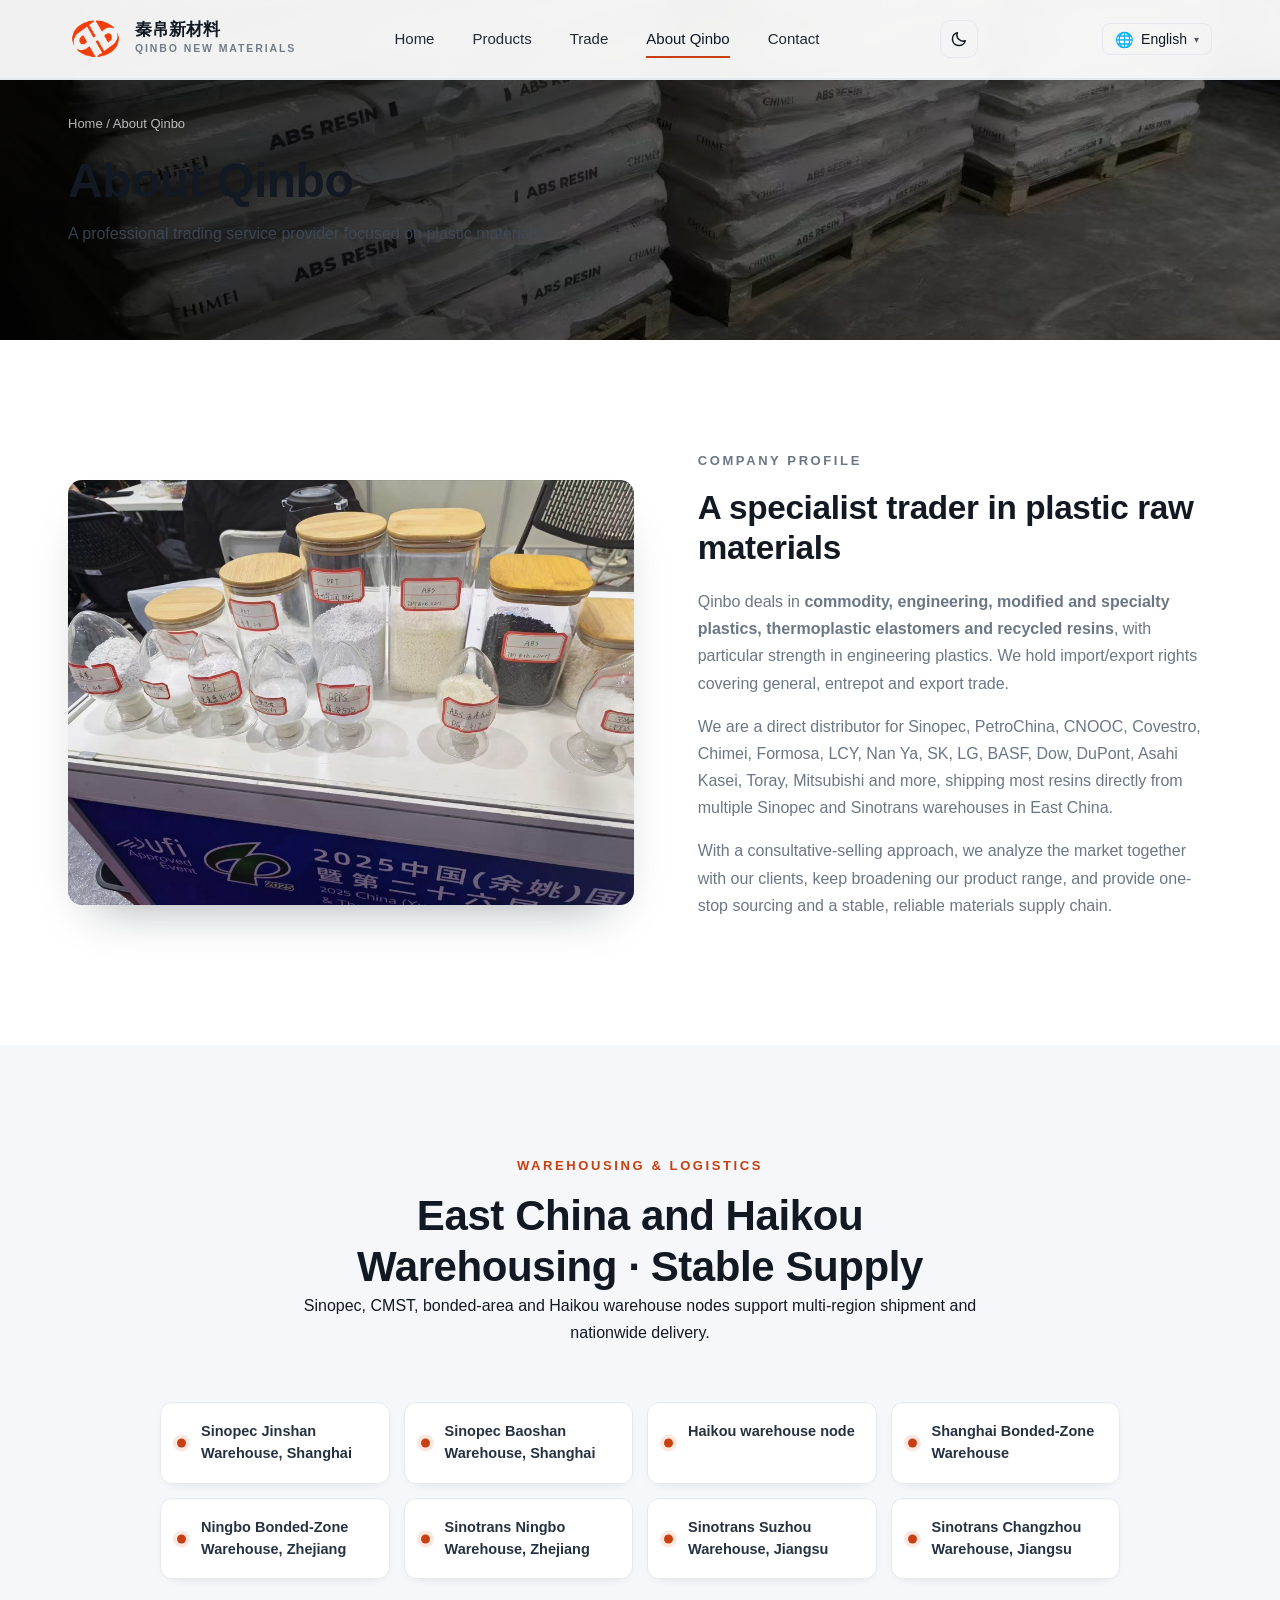
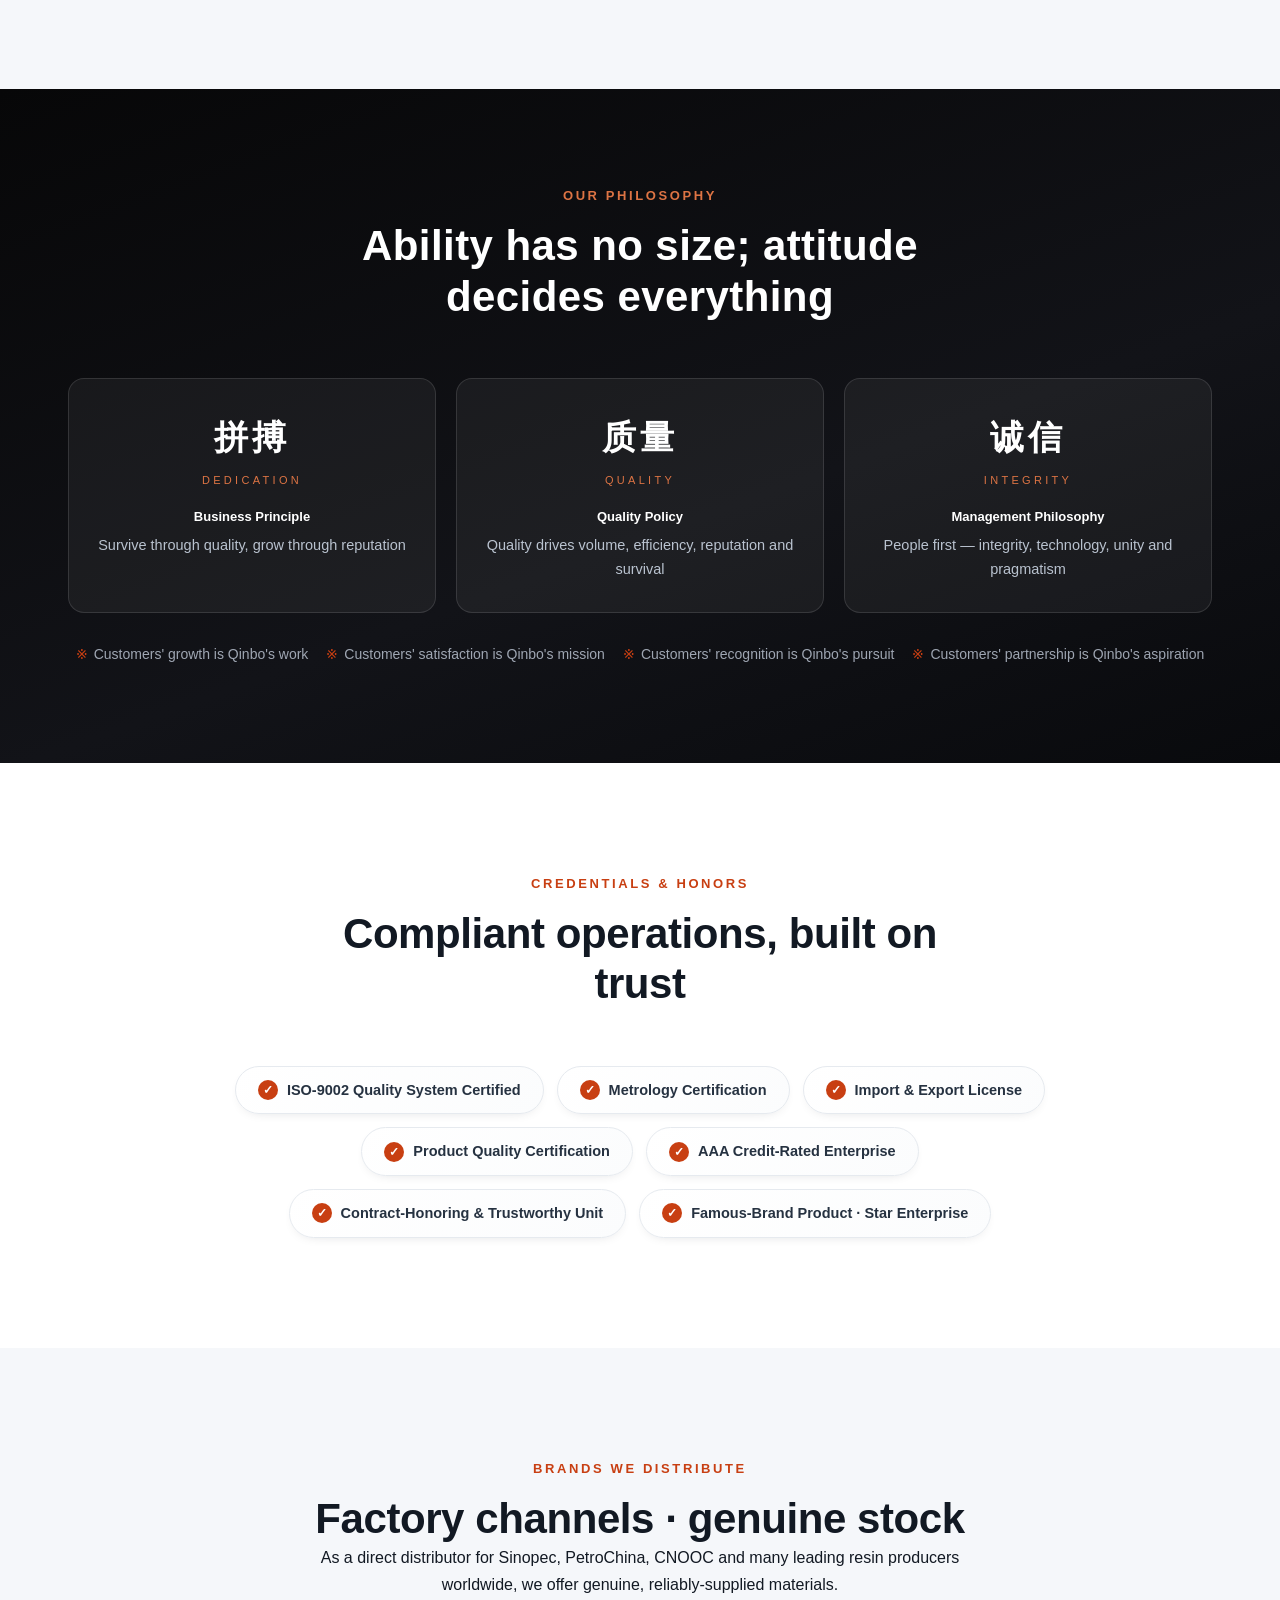
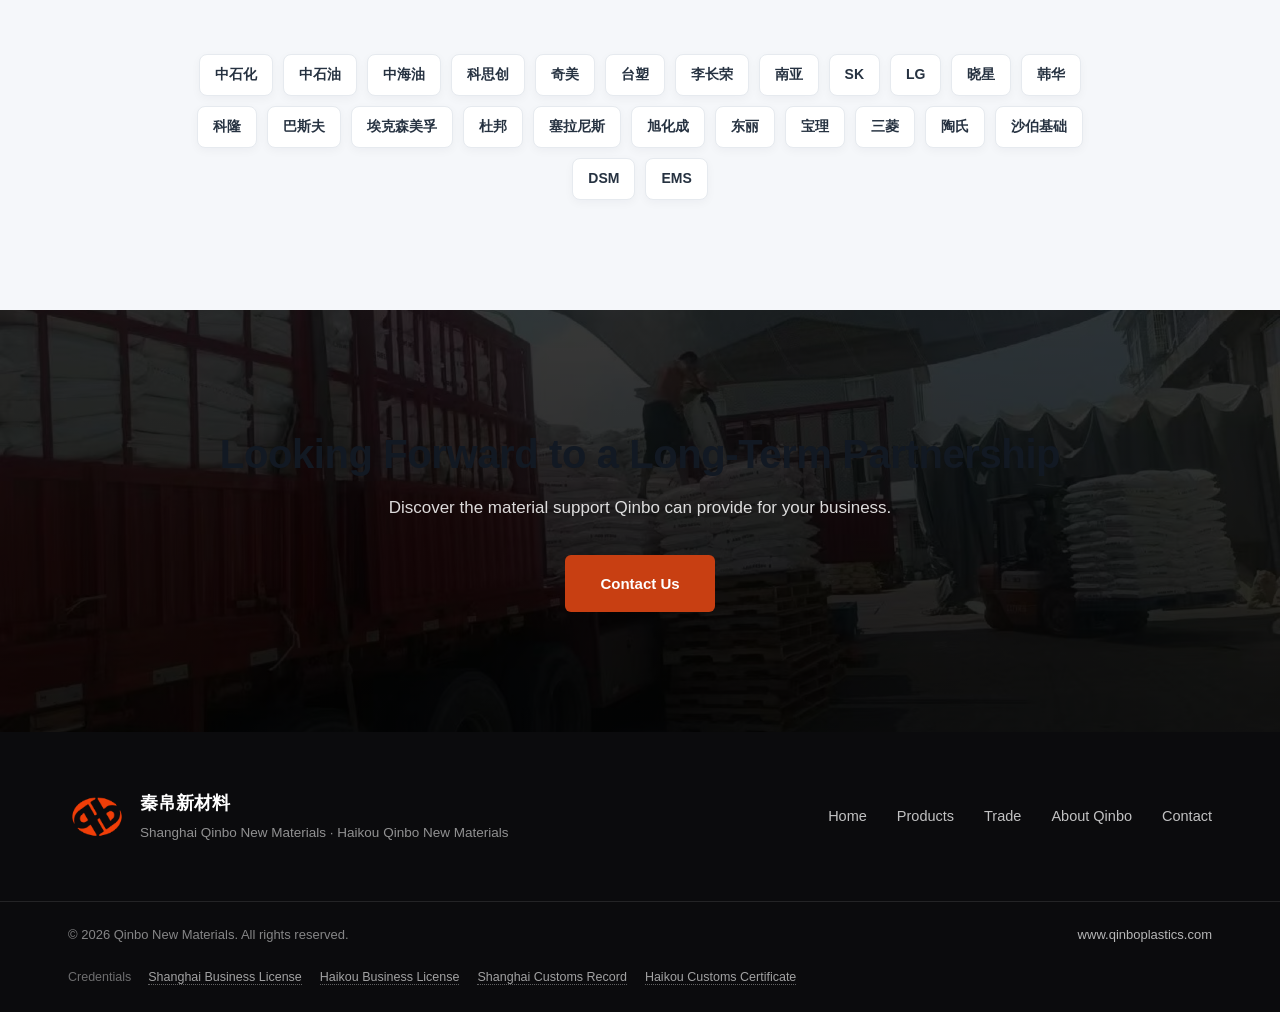
<file: en/about.html>
<!DOCTYPE html>
<html lang="en">
<head>
<meta charset="UTF-8" />
<meta name="viewport" content="width=device-width, initial-scale=1.0" />
<base href="../" />
<script>window.QB_LANG_HINT="en";</script>
<title>About Qinbo | Qinbo New Materials</title>
<meta name="description" content="Qinbo New Materials is a professional trading service provider focused on plastic raw materials, engineering plastics, modified plastics and import/export supply-chain services." />
<meta name="keywords" content="About Qinbo,Qinbo New Materials,Qinbo Plastics,plastic trading company,plastic raw material supplier,engineering plastics supplier" />
<meta name="robots" content="index, follow" />
<meta http-equiv="content-language" content="en" />
<link rel="canonical" href="https://www.qinboplastics.com/en/about.html" />
<link rel="alternate" hreflang="zh-CN" href="https://www.qinboplastics.com/about.html" />
<link rel="alternate" hreflang="en" href="https://www.qinboplastics.com/en/about.html" />
<link rel="alternate" hreflang="x-default" href="https://www.qinboplastics.com/about.html" />
<meta property="og:type" content="website" />
<meta property="og:site_name" content="秦帛新材料 QINBO NEW MATERIALS" />
<meta property="og:title" content="About Qinbo | Qinbo New Materials" />
<meta property="og:description" content="A professional trading service provider focused on plastic raw materials and supply-chain service." />
<meta property="og:url" content="https://www.qinboplastics.com/en/about.html" />
<meta property="og:image" content="https://www.qinboplastics.com/assets/img/photos/real/about-supply.jpg" />
<meta property="og:locale" content="en_US" />
<meta property="og:locale:alternate" content="zh_CN" />
<link rel="icon" href="assets/img/favicon.ico" sizes="any" />
<link rel="icon" type="image/png" href="assets/img/favicon-512.png" />
<link rel="apple-touch-icon" href="assets/img/apple-touch-icon.png" />
<style id="qb-critical">
:root{--ink:#121923;--ink-2:#263241;--ink-soft:#3f4b5a;--accent:#c83f12;--accent-2:#dd7444;--gray:#6b7785;--line:#e6eaef;--bg:#ffffff;--bg-soft:#f5f7fa;--maxw:1200px}
*{margin:0;padding:0;box-sizing:border-box}
html{scroll-behavior:smooth}
body{font-family:"PingFang SC","Microsoft YaHei","Hiragino Sans GB",-apple-system,BlinkMacSystemFont,"Segoe UI",Roboto,Helvetica,Arial,sans-serif;color:var(--ink);background:var(--bg);line-height:1.7;-webkit-font-smoothing:antialiased;font-size:16px;margin:0}
img{display:block;max-width:100%;height:auto}
a{color:inherit;text-decoration:none}
.container{width:100%;max-width:var(--maxw);margin:0 auto;padding:0 28px}
h1,h2,h3{line-height:1.2;font-weight:700;letter-spacing:-.01em;color:var(--ink)}
.site-header{position:sticky;top:0;z-index:50;background:rgba(255,255,255,.94);backdrop-filter:saturate(180%) blur(10px);border-bottom:1px solid var(--line)}
.nav-inner{display:flex;align-items:center;justify-content:space-between;padding:14px 0;gap:24px}
.brand{display:flex;align-items:center;gap:10px;font-weight:700}
.brand-text strong{display:block;font-size:18px}
.brand-text em{display:block;font-size:11px;font-style:normal;color:var(--ink-soft);letter-spacing:.05em}
.nav-menu{display:flex;gap:6px;align-items:center}
.nav-menu a{padding:8px 12px;border-radius:8px;color:var(--ink-2);font-size:14px;font-weight:500}
.hero,.page-banner{padding:80px 0 60px;background:#0b0c10;color:#fff}
.hero h1,.page-banner h1{font-size:44px;line-height:1.15;margin:0 0 16px}
.hero p,.page-banner p{font-size:17px;color:var(--ink-soft);max-width:680px}
.qb-load-fail{display:none;position:fixed;left:0;right:0;bottom:0;padding:10px 16px;background:#fff8e1;color:#7a5b00;border-top:1px solid #f0d479;font-size:13px;z-index:9999;text-align:center}
.qb-load-fail.show{display:block}
@media (max-width:768px){.container{padding:0 16px}.nav-menu{display:none}.hero h1,.page-banner h1{font-size:30px}}
</style>
<script>
// 资源加载失败兜底：CSS、JS、字体 任意一个超过 8s 还没就绪，给用户一个轻提示
(function(){
  var failed = [];
  function markFail(kind){
    return function(){
      failed.push(kind);
      if(failed.length === 1){
        var el = document.createElement('div');
        el.className = 'qb-load-fail show';
        el.textContent = '页面资源加载缓慢，部分样式可能未生效。点击刷新或检查网络。';
        document.body && document.body.appendChild(el);
      }
    };
  }
  // 监听 link.onerror
  document.addEventListener('DOMContentLoaded', function(){
    var links = document.querySelectorAll('link[rel="stylesheet"]');
    links.forEach(function(l){
      l.addEventListener('error', markFail('css'));
    });
    var scripts = document.querySelectorAll('script[src]');
    scripts.forEach(function(s){
      s.addEventListener('error', markFail('js'));
    });
  });
})();
</script>

<link rel="stylesheet" href="assets/css/style.css?v=20260617-theme" />
<script type="application/ld+json">
{
  "@context": "https://schema.org",
  "@type": "Organization",
  "name": "Qinbo New Materials",
  "legalName": "上海秦帛新材料有限公司",
  "alternateName": ["Qinbo Plastics","Qinbo","QINBO","QINBO NEW MATERIALS","秦帛新材料","秦帛"],
  "url": "https://www.qinboplastics.com/en/",
  "logo": "https://www.qinboplastics.com/assets/img/logo-classic.png",
  "image": "https://www.qinboplastics.com/assets/img/photos/real/hero-warehouse.jpg",
  "description": "Qinbo New Materials (legal entity: 上海秦帛新材料有限公司 / Shanghai Qinbo New Materials Co., Ltd.) supplies plastic raw materials and resin grades for domestic and international trade.",
  "foundingDate": "2018",
  "areaServed": ["CN","Asia","Europe","North America","Middle East"],
  "knowsLanguage": ["zh-CN","en"],
  "address": {
    "@type": "PostalAddress",
    "streetAddress": "上海市奉贤区",
    "addressLocality": "Shanghai",
    "addressRegion": "Shanghai",
    "addressCountry": "CN"
  },
  "contactPoint": [{
    "@type": "ContactPoint",
    "telephone": "+86-21-0000-0000",
    "contactType": "sales",
    "areaServed": ["CN","Asia","Europe","North America","Middle East"],
    "availableLanguage": ["Chinese","English"]
  }],
  "knowsAbout": ["plastic raw materials","commodity plastics","engineering plastics","special engineering plastics","modified plastics","resin import export","PP","PE","ABS","POM","PA","PC","PC/ABS","PBT","PPS","POE","EVA"]
}
</script>
</head>
<body class="inner">

<header class="site-header" id="siteHeader">
  <div class="container nav-inner">
    <a href="/en/" class="brand"><span class="brand-mark"><img class="logo-light" src="assets/img/logo-classic.png" alt="秦帛新材料 QB" /><img class="logo-dark" src="assets/img/logo-classic.png" alt="" aria-hidden="true" /></span><span class="brand-text"><strong>秦帛新材料</strong><em>QINBO NEW MATERIALS</em></span></a>
    <nav class="nav-menu" id="navMenu">
      <a href="/en/" data-i18n="nav.home">Home</a>
      <a href="/en/products.html" data-i18n="nav.products">Products</a>
      <a href="/en/trade.html" data-i18n="nav.trade">Trade</a>
      <a href="/en/about.html" class="active" data-i18n="nav.about">About Qinbo</a>
      <a href="/en/contact.html" data-i18n="nav.contact">Contact</a>
    </nav>
    <div class="lang-switch" id="langSwitch"></div>
    <button class="nav-toggle" id="navToggle" aria-label="菜单"><span></span><span></span><span></span></button>
  </div>
</header>

<section class="page-banner">
  <img src="assets/img/photos/real/banner-warehouse.jpg" alt="秦帛新材料供应链与物流" />
  <div class="container">
    <div class="breadcrumb"><a href="/en/" data-i18n="nav.home">Home</a> / <span data-i18n="nav.about">About Qinbo</span></div>
    <h1 data-i18n="about.bannerTitle">About Qinbo</h1>
    <p data-i18n="about.bannerSub">A professional trading service provider focused on plastic materials</p>
  </div>
</section>

<!-- 公司简介 (取自公司手册) -->
<section class="section">
  <div class="container about-intro">
    <div class="reveal"><img src="assets/img/photos/real/expo.jpg" alt="秦帛新材料展会" /></div>
    <div class="reveal">
      <p class="eyebrow" data-i18n="about.introEyebrow">Company Profile</p>
      <h2 data-i18n="about.introTitle">A specialist trader in plastic raw materials</h2>
      <p data-i18n="about.introP1">Qinbo deals in <strong>commodity, engineering, modified and specialty plastics, thermoplastic elastomers and recycled resins</strong>, with particular strength in engineering plastics. We hold import/export rights covering general, entrepot and export trade.</p>
      <p data-i18n="about.introP2">We are a direct distributor for Sinopec, PetroChina, CNOOC, Covestro, Chimei, Formosa, LCY, Nan Ya, SK, LG, BASF, Dow, DuPont, Asahi Kasei, Toray, Mitsubishi and more, shipping most resins directly from multiple Sinopec and Sinotrans warehouses in East China.</p>
      <p data-i18n="about.introP3">With a consultative-selling approach, we analyze the market together with our clients, keep broadening our product range, and provide one-stop sourcing and a stable, reliable materials supply chain.</p>
    </div>
  </div>
</section>

<!-- 仓储物流 (公司手册 真实仓点) -->
<section class="section section-products">
  <div class="container">
    <div class="section-head reveal" style="text-align:center;margin-left:auto;margin-right:auto">
      <p class="eyebrow" data-i18n="about.whEyebrow">Warehousing & Logistics</p>
      <h2 data-i18n="about.whTitle">East China and Haikou Warehousing · Stable Supply</h2>
      <p data-i18n="about.whDesc">Sinopec, CMST, bonded-area and Haikou warehouse nodes support multi-region shipment and nationwide delivery.</p>
    </div>
    <div class="wh-grid reveal">
      <span class="wh-item" data-i18n="about.wh1">Sinopec Jinshan Warehouse, Shanghai</span>
      <span class="wh-item" data-i18n="about.wh2">Sinopec Baoshan Warehouse, Shanghai</span>
      <span class="wh-item" data-i18n="about.wh3">Haikou warehouse node</span>
      <span class="wh-item" data-i18n="about.wh4">Shanghai Bonded-Zone Warehouse</span>
      <span class="wh-item" data-i18n="about.wh5">Ningbo Bonded-Zone Warehouse, Zhejiang</span>
      <span class="wh-item" data-i18n="about.wh6">Sinotrans Ningbo Warehouse, Zhejiang</span>
      <span class="wh-item" data-i18n="about.wh7">Sinotrans Suzhou Warehouse, Jiangsu</span>
      <span class="wh-item" data-i18n="about.wh8">Sinotrans Changzhou Warehouse, Jiangsu</span>
    </div>
  </div>
</section>

<!-- 企业理念 / 文化 (取自公司手册) -->
<section class="section-culture">
  <div class="container">
    <div class="section-head reveal" style="text-align:center;margin-left:auto;margin-right:auto">
      <p class="eyebrow" data-i18n="about.cultEyebrow">Our Philosophy</p>
      <h2 data-i18n="about.cultTitle">Ability has no size; attitude decides everything</h2>
    </div>
    <div class="culture-grid">
      <div class="culture-card reveal"><span class="cc-ch">拼搏</span><p class="cc-en">DEDICATION</p><p data-i18n="about.cultBiz"><strong>Business Principle</strong>Survive through quality, grow through reputation</p></div>
      <div class="culture-card reveal"><span class="cc-ch">质量</span><p class="cc-en">QUALITY</p><p data-i18n="about.cultQuality"><strong>Quality Policy</strong>Quality drives volume, efficiency, reputation and survival</p></div>
      <div class="culture-card reveal"><span class="cc-ch">诚信</span><p class="cc-en">INTEGRITY</p><p data-i18n="about.cultMgmt"><strong>Management Philosophy</strong>People first — integrity, technology, unity and pragmatism</p></div>
    </div>
    <div class="culture-tenets reveal">
      <span data-i18n="about.tenet1">Customers' growth is Qinbo's work</span>
      <span data-i18n="about.tenet2">Customers' satisfaction is Qinbo's mission</span>
      <span data-i18n="about.tenet3">Customers' recognition is Qinbo's pursuit</span>
      <span data-i18n="about.tenet4">Customers' partnership is Qinbo's aspiration</span>
    </div>
  </div>
</section>

<!-- 资质与荣誉 (公司手册) -->
<section class="section">
  <div class="container">
    <div class="section-head reveal" style="text-align:center;margin-left:auto;margin-right:auto">
      <p class="eyebrow" data-i18n="about.certEyebrow">Credentials & Honors</p>
      <h2 data-i18n="about.certTitle">Compliant operations, built on trust</h2>
    </div>
    <div class="cert-grid reveal">
      <span class="cert-pill" data-i18n="about.cert1">ISO-9002 Quality System Certified</span>
      <span class="cert-pill" data-i18n="about.cert2">Metrology Certification</span>
      <span class="cert-pill" data-i18n="about.cert3">Import & Export License</span>
      <span class="cert-pill" data-i18n="about.cert4">Product Quality Certification</span>
      <span class="cert-pill" data-i18n="about.cert5">AAA Credit-Rated Enterprise</span>
      <span class="cert-pill" data-i18n="about.cert6">Contract-Honoring & Trustworthy Unit</span>
      <span class="cert-pill" data-i18n="about.cert7">Famous-Brand Product · Star Enterprise</span>
    </div>
  </div>
</section>

<!-- 经销品牌 -->
<section class="section section-products">
  <div class="container">
    <div class="section-head reveal" style="text-align:center;margin-left:auto;margin-right:auto">
      <p class="eyebrow" data-i18n="about.partnerEyebrow">Brands We Distribute</p>
      <h2 data-i18n="about.partnerTitle">Factory channels · genuine stock</h2>
      <p data-i18n="about.partnerDesc">As a direct distributor for Sinopec, PetroChina, CNOOC and many leading resin producers worldwide, we offer genuine, reliably-supplied materials.</p>
    </div>
    <div class="brand-chips reveal">
      <span>中石化</span><span>中石油</span><span>中海油</span><span>科思创</span><span>奇美</span><span>台塑</span><span>李长荣</span><span>南亚</span><span>SK</span><span>LG</span><span>晓星</span><span>韩华</span><span>科隆</span><span>巴斯夫</span><span>埃克森美孚</span><span>杜邦</span><span>塞拉尼斯</span><span>旭化成</span><span>东丽</span><span>宝理</span><span>三菱</span><span>陶氏</span><span>沙伯基础</span><span>DSM</span><span>EMS</span>
    </div>
  </div>
</section>

<section class="section-cta">
  <div class="cta-media"><img src="assets/img/photos/real/cta-logistics.jpg" alt="" /><div class="cta-overlay"></div></div>
  <div class="container cta-content reveal">
    <h2 data-i18n="about.ctaTitle">Looking Forward to a Long-Term Partnership</h2>
    <p data-i18n="about.ctaSub">Discover the material support Qinbo can provide for your business.</p>
    <a href="/en/contact.html" class="btn btn-primary" data-i18n="about.ctaBtn">Contact Us</a>
  </div>
</section>

<footer class="site-footer">
  <div class="container footer-inner">
    <div class="footer-brand"><span class="brand-mark"><img src="assets/img/logo-classic.png" alt="秦帛新材料" /></span><div><strong>秦帛新材料</strong><p data-i18n="footer.subjects">Shanghai Qinbo New Materials · Haikou Qinbo New Materials</p></div></div>
    <nav class="footer-nav"><a href="/en/" data-i18n="nav.home">Home</a><a href="/en/products.html" data-i18n="nav.products">Products</a><a href="/en/trade.html" data-i18n="nav.trade">Trade</a><a href="/en/about.html" data-i18n="nav.about">About Qinbo</a><a href="/en/contact.html" data-i18n="nav.contact">Contact</a></nav>
  </div>
  <div class="footer-bottom"><div class="container"><span data-i18n="footer.copyright">© 2026 Qinbo New Materials. All rights reserved.</span><span><a href="http://www.qinboplastics.com">www.qinboplastics.com</a></span></div></div>
</footer>

<script src="assets/js/main.js?v=20260617-theme"></script>
<script src="assets/js/i18n.js?v=20260615-seo"></script>
</body>
</html>
</file>
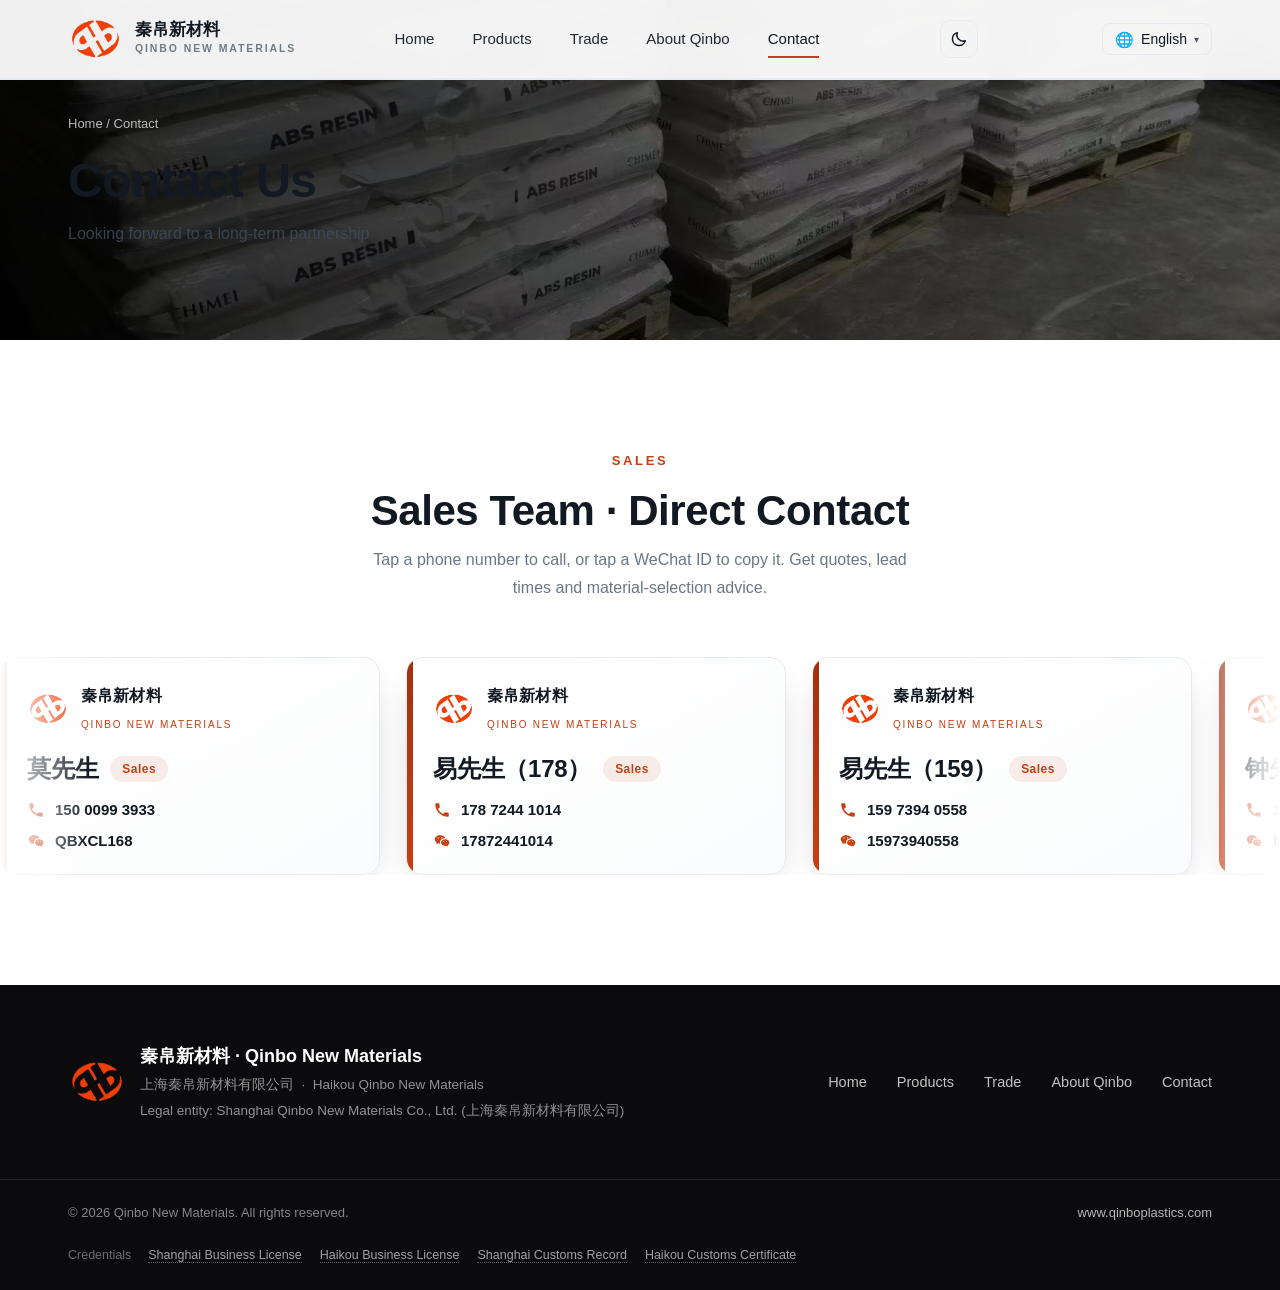
<file: en/contact.html>
<!DOCTYPE html>
<html lang="en">
<head>
<meta charset="UTF-8" />
<meta name="viewport" content="width=device-width, initial-scale=1.0" />
<base href="../" />
<script>window.QB_LANG_HINT="en";</script>
<title>Contact Qinbo New Materials | Sales Team</title>
<meta name="description" content="Contact Qinbo New Materials sales team for plastic raw material quotes, lead times, grade matching and material-selection advice." />
<meta name="keywords" content="contact Qinbo,Qinbo sales,plastic raw material quote,resin quote,plastic supplier contact,Qinbo New Materials contact" />
<meta name="robots" content="index, follow" />
<meta http-equiv="content-language" content="en" />
<link rel="canonical" href="https://www.qinboplastics.com/en/contact.html" />
<link rel="alternate" hreflang="zh-CN" href="https://www.qinboplastics.com/contact.html" />
<link rel="alternate" hreflang="en" href="https://www.qinboplastics.com/en/contact.html" />
<link rel="alternate" hreflang="x-default" href="https://www.qinboplastics.com/contact.html" />
<meta property="og:type" content="website" />
<meta property="og:site_name" content="秦帛新材料 QINBO NEW MATERIALS" />
<meta property="og:title" content="Contact Qinbo New Materials" />
<meta property="og:description" content="Get quotes, lead times and material-selection advice from Qinbo sales team." />
<meta property="og:url" content="https://www.qinboplastics.com/en/contact.html" />
<meta property="og:image" content="https://www.qinboplastics.com/assets/img/photos/real/banner-warehouse.jpg" />
<meta property="og:locale" content="en_US" />
<meta property="og:locale:alternate" content="zh_CN" />
<link rel="icon" href="assets/img/favicon.ico" sizes="any" />
<link rel="icon" type="image/png" href="assets/img/favicon-512.png" />
<link rel="apple-touch-icon" href="assets/img/apple-touch-icon.png" />
<style id="qb-critical">
:root{--ink:#121923;--ink-2:#263241;--ink-soft:#3f4b5a;--accent:#c83f12;--accent-2:#dd7444;--gray:#6b7785;--line:#e6eaef;--bg:#ffffff;--bg-soft:#f5f7fa;--maxw:1200px}
*{margin:0;padding:0;box-sizing:border-box}
html{scroll-behavior:smooth}
body{font-family:"PingFang SC","Microsoft YaHei","Hiragino Sans GB",-apple-system,BlinkMacSystemFont,"Segoe UI",Roboto,Helvetica,Arial,sans-serif;color:var(--ink);background:var(--bg);line-height:1.7;-webkit-font-smoothing:antialiased;font-size:16px;margin:0}
img{display:block;max-width:100%;height:auto}
a{color:inherit;text-decoration:none}
.container{width:100%;max-width:var(--maxw);margin:0 auto;padding:0 28px}
h1,h2,h3{line-height:1.2;font-weight:700;letter-spacing:-.01em;color:var(--ink)}
.site-header{position:sticky;top:0;z-index:50;background:rgba(255,255,255,.94);backdrop-filter:saturate(180%) blur(10px);border-bottom:1px solid var(--line)}
.nav-inner{display:flex;align-items:center;justify-content:space-between;padding:14px 0;gap:24px}
.brand{display:flex;align-items:center;gap:10px;font-weight:700}
.brand-text strong{display:block;font-size:18px}
.brand-text em{display:block;font-size:11px;font-style:normal;color:var(--ink-soft);letter-spacing:.05em}
.nav-menu{display:flex;gap:6px;align-items:center}
.nav-menu a{padding:8px 12px;border-radius:8px;color:var(--ink-2);font-size:14px;font-weight:500}
.hero,.page-banner{padding:80px 0 60px;background:#0b0c10;color:#fff}
.hero h1,.page-banner h1{font-size:44px;line-height:1.15;margin:0 0 16px}
.hero p,.page-banner p{font-size:17px;color:var(--ink-soft);max-width:680px}
.qb-load-fail{display:none;position:fixed;left:0;right:0;bottom:0;padding:10px 16px;background:#fff8e1;color:#7a5b00;border-top:1px solid #f0d479;font-size:13px;z-index:9999;text-align:center}
.qb-load-fail.show{display:block}
@media (max-width:768px){.container{padding:0 16px}.nav-menu{display:none}.hero h1,.page-banner h1{font-size:30px}}
</style>
<script>
// 资源加载失败兜底：CSS、JS、字体 任意一个超过 8s 还没就绪，给用户一个轻提示
(function(){
  var failed = [];
  function markFail(kind){
    return function(){
      failed.push(kind);
      if(failed.length === 1){
        var el = document.createElement('div');
        el.className = 'qb-load-fail show';
        el.textContent = '页面资源加载缓慢，部分样式可能未生效。点击刷新或检查网络。';
        document.body && document.body.appendChild(el);
      }
    };
  }
  // 监听 link.onerror
  document.addEventListener('DOMContentLoaded', function(){
    var links = document.querySelectorAll('link[rel="stylesheet"]');
    links.forEach(function(l){
      l.addEventListener('error', markFail('css'));
    });
    var scripts = document.querySelectorAll('script[src]');
    scripts.forEach(function(s){
      s.addEventListener('error', markFail('js'));
    });
  });
})();
</script>

<link rel="stylesheet" href="assets/css/style.css?v=20260617-theme" />
<script type="application/ld+json">
{
  "@context": "https://schema.org",
  "@type": "Organization",
  "name": "Qinbo New Materials",
  "legalName": "上海秦帛新材料有限公司",
  "alternateName": ["Qinbo Plastics","Qinbo","QINBO","QINBO NEW MATERIALS","秦帛新材料","秦帛"],
  "url": "https://www.qinboplastics.com/en/",
  "logo": "https://www.qinboplastics.com/assets/img/logo-classic.png",
  "image": "https://www.qinboplastics.com/assets/img/photos/real/hero-warehouse.jpg",
  "description": "Qinbo New Materials (legal entity: 上海秦帛新材料有限公司 / Shanghai Qinbo New Materials Co., Ltd.) supplies plastic raw materials and resin grades for domestic and international trade.",
  "foundingDate": "2018",
  "areaServed": ["CN","Asia","Europe","North America","Middle East"],
  "knowsLanguage": ["zh-CN","en"],
  "address": {
    "@type": "PostalAddress",
    "streetAddress": "上海市奉贤区",
    "addressLocality": "Shanghai",
    "addressRegion": "Shanghai",
    "addressCountry": "CN"
  },
  "contactPoint": [{
    "@type": "ContactPoint",
    "telephone": "+86-21-0000-0000",
    "contactType": "sales",
    "areaServed": ["CN","Asia","Europe","North America","Middle East"],
    "availableLanguage": ["Chinese","English"]
  }],
  "knowsAbout": ["plastic raw materials","commodity plastics","engineering plastics","special engineering plastics","modified plastics","resin import export","PP","PE","ABS","POM","PA","PC","PC/ABS","PBT","PPS","POE","EVA"]
}
</script>
</head>
<body class="inner">

<header class="site-header" id="siteHeader">
  <div class="container nav-inner">
    <a href="/en/" class="brand"><span class="brand-mark"><img class="logo-light" src="assets/img/logo-classic.png" alt="秦帛新材料 QB" /><img class="logo-dark" src="assets/img/logo-classic.png" alt="" aria-hidden="true" /></span><span class="brand-text"><strong>秦帛新材料</strong><em>QINBO NEW MATERIALS</em></span></a>
    <nav class="nav-menu" id="navMenu">
      <a href="/en/" data-i18n="nav.home">Home</a>
      <a href="/en/products.html" data-i18n="nav.products">Products</a>
      <a href="/en/trade.html" data-i18n="nav.trade">Trade</a>
      <a href="/en/about.html" data-i18n="nav.about">About Qinbo</a>
      <a href="/en/contact.html" class="active" data-i18n="nav.contact">Contact</a>
    </nav>
    <div class="lang-switch" id="langSwitch"></div>
    <button class="nav-toggle" id="navToggle" aria-label="菜单"><span></span><span></span><span></span></button>
  </div>
</header>

<section class="page-banner">
  <img src="assets/img/photos/real/banner-warehouse.jpg" alt="联系秦帛新材料" />
  <div class="container">
    <div class="breadcrumb"><a href="/en/" data-i18n="nav.home">Home</a> / <span data-i18n="nav.contact">Contact</span></div>
    <h1 data-i18n="contact.bannerTitle">Contact Us</h1>
    <p data-i18n="contact.bannerSub">Looking forward to a long-term partnership</p>
  </div>
</section>

<!-- 销售部 · 名片自动滚动 -->
<section class="section">
  <div class="container">
    <div class="section-head reveal" style="text-align:center;margin-left:auto;margin-right:auto">
      <p class="eyebrow" data-i18n="contact.salesEyebrow">Sales</p>
      <h2 data-i18n="contact.salesTitle">Sales Team · Direct Contact</h2>
      <p style="color:var(--gray);max-width:560px;margin:10px auto 0" data-i18n="contact.salesDesc">Tap a phone number to call, or tap a WeChat ID to copy it. Get quotes, lead times and material-selection advice.</p>
    </div>
  </div>
  <div class="bcards-marquee" data-business-cards aria-label="Sales business cards"></div>
</section>

<footer class="site-footer">
  <div class="container footer-inner">
    <div class="footer-brand"><span class="brand-mark"><img src="assets/img/logo-classic.png" alt="Shanghai Qinbo New Materials Co., Ltd." /></span><div><strong>秦帛新材料 · Qinbo New Materials</strong><p>上海秦帛新材料有限公司 &nbsp;·&nbsp; Haikou Qinbo New Materials</p><p class="legal">Legal entity: Shanghai Qinbo New Materials Co., Ltd. (上海秦帛新材料有限公司)</p></div></div>
    <nav class="footer-nav"><a href="/en/" data-i18n="nav.home">Home</a><a href="/en/products.html" data-i18n="nav.products">Products</a><a href="/en/trade.html" data-i18n="nav.trade">Trade</a><a href="/en/about.html" data-i18n="nav.about">About Qinbo</a><a href="/en/contact.html" data-i18n="nav.contact">Contact</a></nav>
  </div>
  <div class="footer-bottom"><div class="container"><span data-i18n="footer.copyright">© 2026 Qinbo New Materials. All rights reserved.</span><span><a href="http://www.qinboplastics.com">www.qinboplastics.com</a></span></div></div>
</footer>

<script src="assets/js/main.js?v=20260617-theme"></script>
<script src="assets/js/i18n.js?v=20260615-seo"></script>
</body>
</html>
</file>
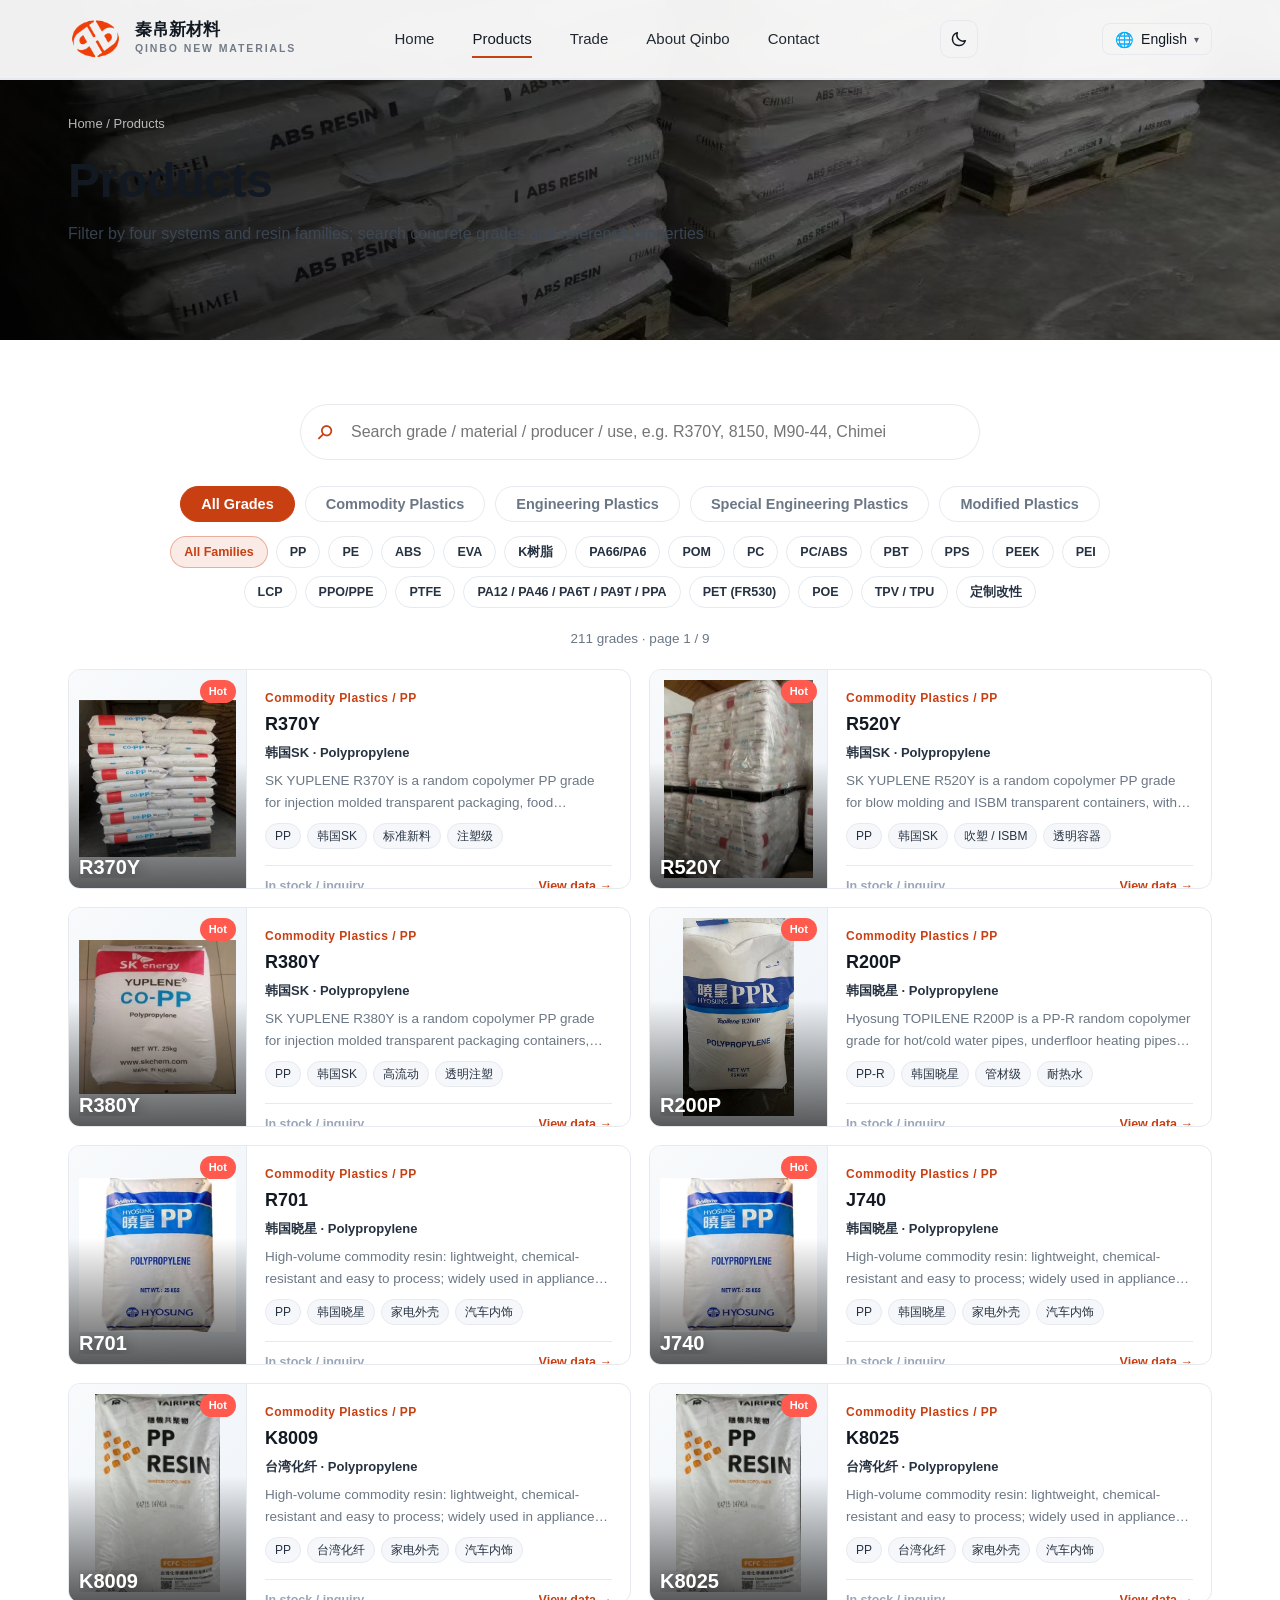
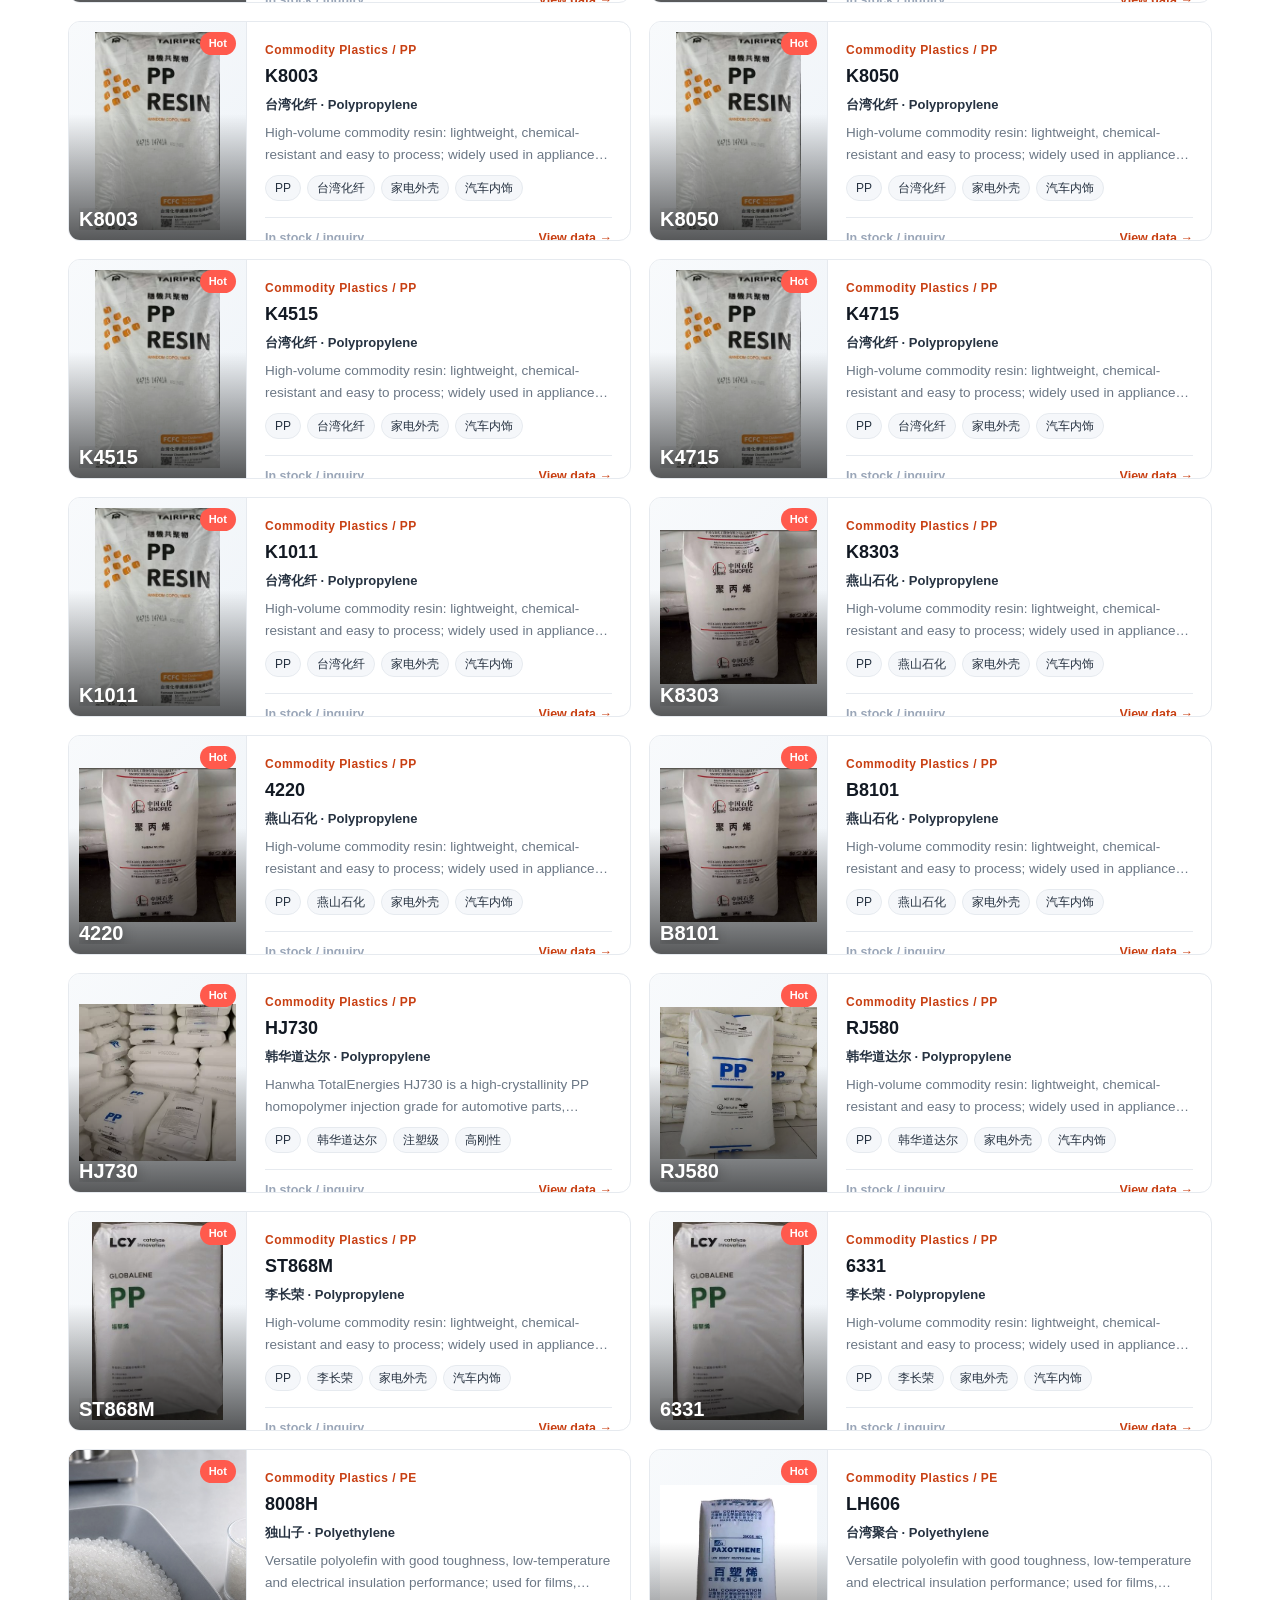
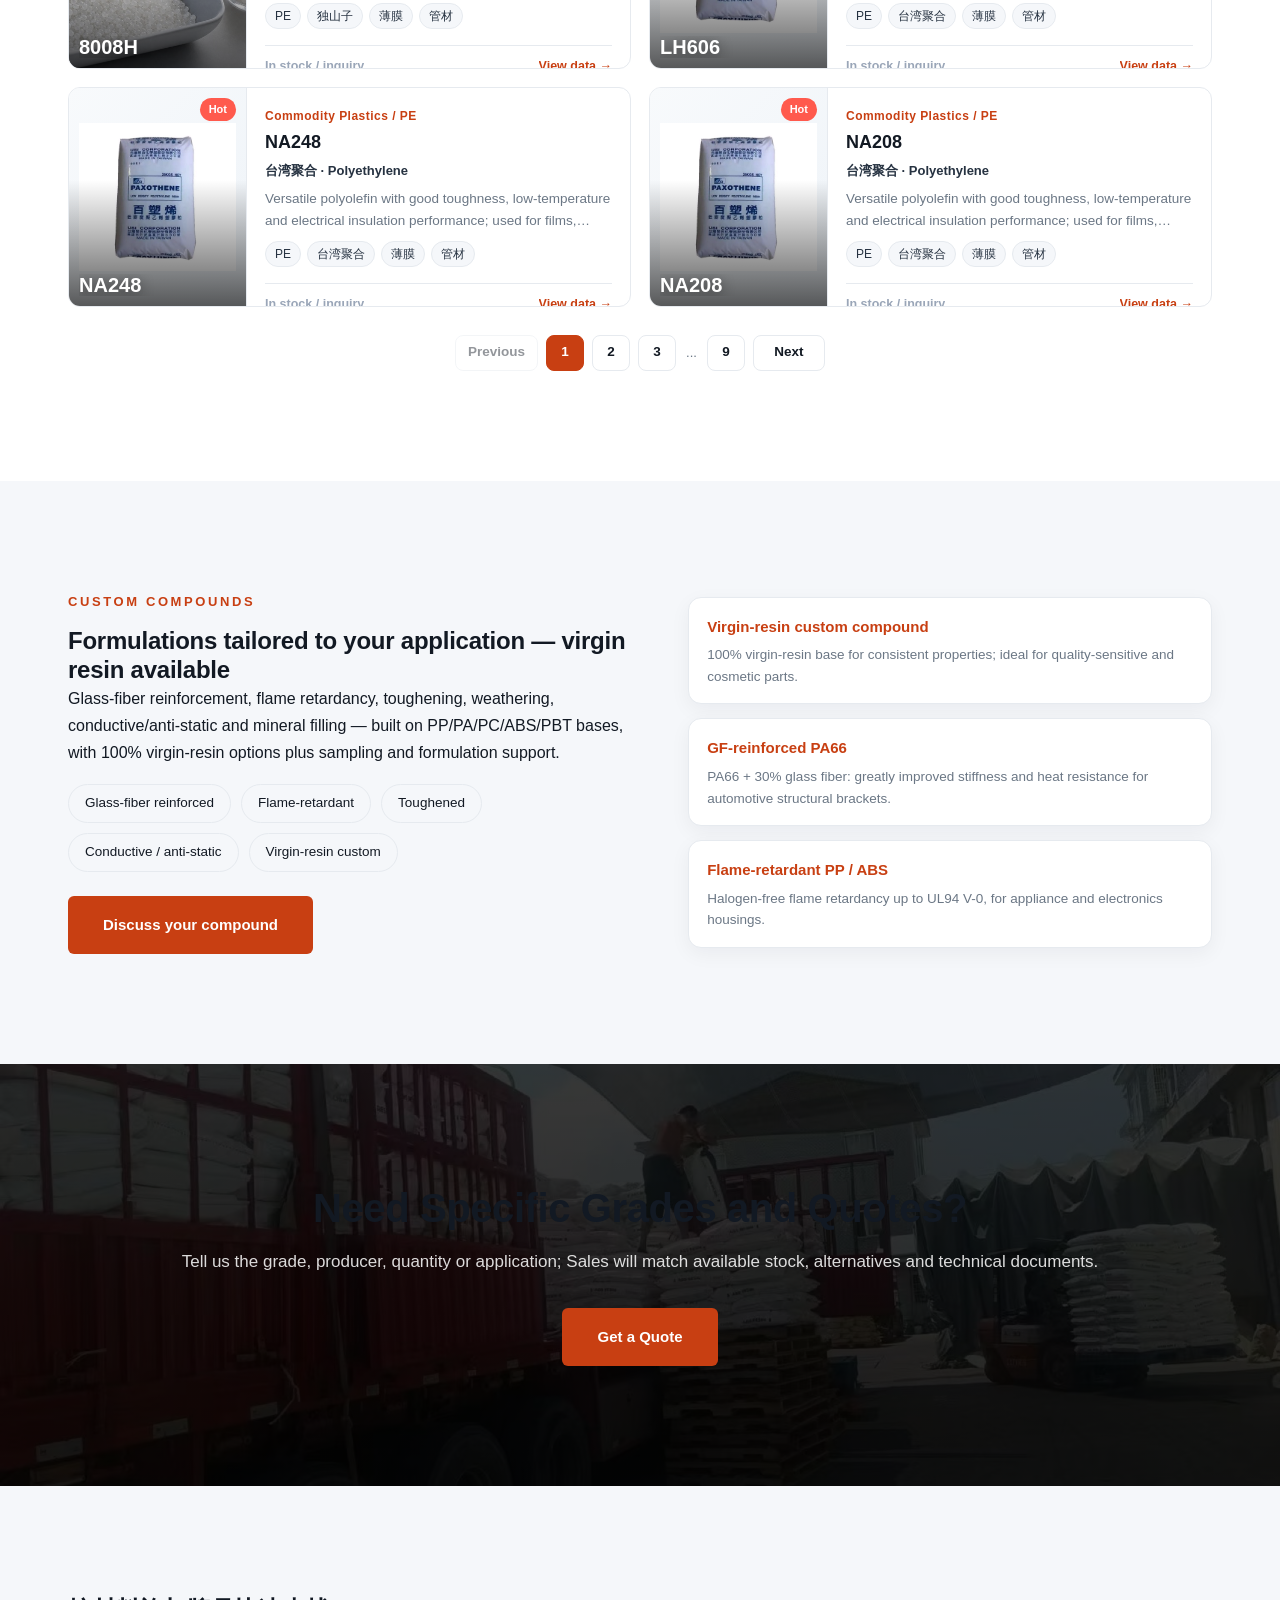
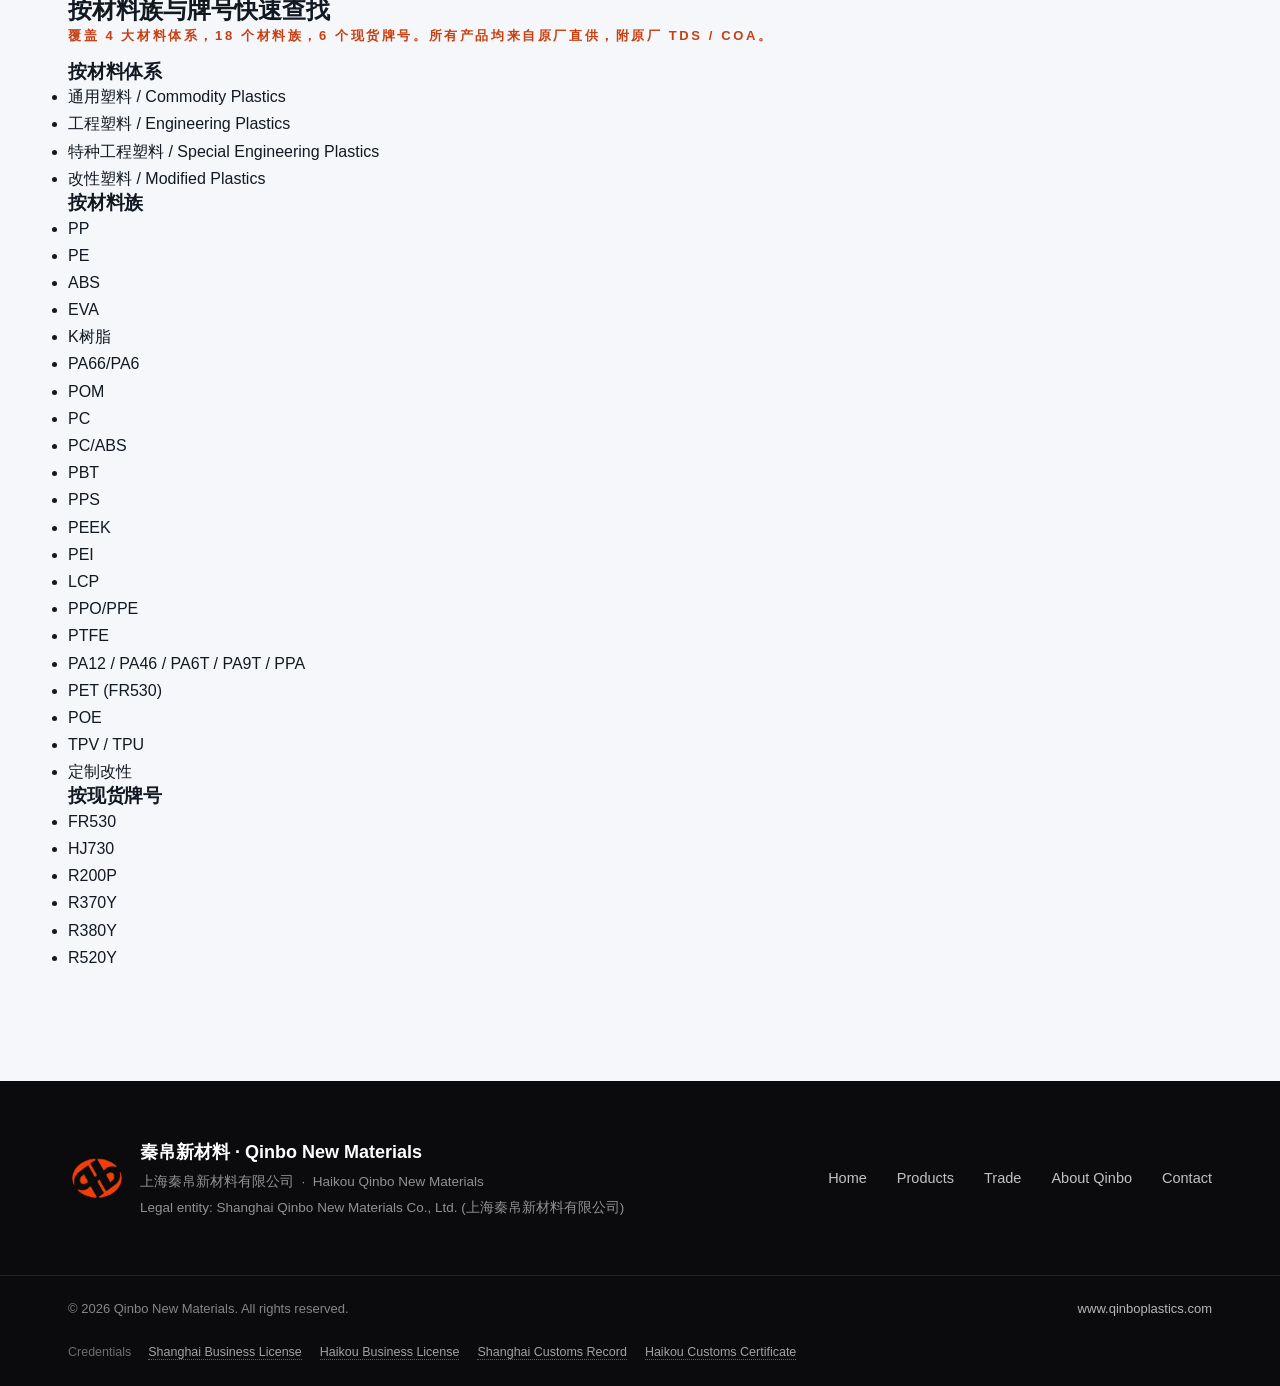
<file: en/products.html>
<!DOCTYPE html>
<html lang="en">
<head>
<meta charset="UTF-8" />
<meta name="viewport" content="width=device-width, initial-scale=1.0" />
<base href="../" />
<script>window.QB_LANG_HINT="en";</script>
<title>Products | Plastic Raw Material Grades | Qinbo New Materials</title>
<meta name="description" content="Qinbo product center covers PP, PE, ABS, EVA, PA, POM, PC, PC/ABS, PBT, PPS, PEEK, PEI, LCP, PPO, PTFE, POE, TPV, TPU and custom modified plastics with grade search and reference properties." />
<meta name="keywords" content="plastic grades,PP,PE,ABS,EVA,PA66,PA6,POM,PC,PC ABS,PBT,PPS,PEEK,PEI,LCP,PPO,PTFE,POE,TPV,TPU,modified plastics,resin grades,Qinbo products" />
<meta name="robots" content="index, follow" />
<meta http-equiv="content-language" content="en" />
<link rel="canonical" href="https://www.qinboplastics.com/en/products.html" />
<link rel="alternate" hreflang="zh-CN" href="https://www.qinboplastics.com/products.html" />
<link rel="alternate" hreflang="en" href="https://www.qinboplastics.com/en/products.html" />
<link rel="alternate" hreflang="x-default" href="https://www.qinboplastics.com/products.html" />
<meta property="og:type" content="website" />
<meta property="og:site_name" content="秦帛新材料 QINBO NEW MATERIALS" />
<meta property="og:title" content="Products | Qinbo New Materials" />
<meta property="og:description" content="Search in-stock plastic resin grades across commodity, engineering, special engineering and modified plastics." />
<meta property="og:url" content="https://www.qinboplastics.com/en/products.html" />
<meta property="og:image" content="https://www.qinboplastics.com/assets/img/photos/real/banner-warehouse.jpg" />
<meta property="og:locale" content="en_US" />
<meta property="og:locale:alternate" content="zh_CN" />
<link rel="icon" href="assets/img/favicon.ico" sizes="any" />
<link rel="icon" type="image/png" href="assets/img/favicon-512.png" />
<link rel="apple-touch-icon" href="assets/img/apple-touch-icon.png" />
<style id="qb-critical">
:root{--ink:#121923;--ink-2:#263241;--ink-soft:#3f4b5a;--accent:#c83f12;--accent-2:#dd7444;--gray:#6b7785;--line:#e6eaef;--bg:#ffffff;--bg-soft:#f5f7fa;--maxw:1200px}
*{margin:0;padding:0;box-sizing:border-box}
html{scroll-behavior:smooth}
body{font-family:"PingFang SC","Microsoft YaHei","Hiragino Sans GB",-apple-system,BlinkMacSystemFont,"Segoe UI",Roboto,Helvetica,Arial,sans-serif;color:var(--ink);background:var(--bg);line-height:1.7;-webkit-font-smoothing:antialiased;font-size:16px;margin:0}
img{display:block;max-width:100%;height:auto}
a{color:inherit;text-decoration:none}
.container{width:100%;max-width:var(--maxw);margin:0 auto;padding:0 28px}
h1,h2,h3{line-height:1.2;font-weight:700;letter-spacing:-.01em;color:var(--ink)}
.site-header{position:sticky;top:0;z-index:50;background:rgba(255,255,255,.94);backdrop-filter:saturate(180%) blur(10px);border-bottom:1px solid var(--line)}
.nav-inner{display:flex;align-items:center;justify-content:space-between;padding:14px 0;gap:24px}
.brand{display:flex;align-items:center;gap:10px;font-weight:700}
.brand-text strong{display:block;font-size:18px}
.brand-text em{display:block;font-size:11px;font-style:normal;color:var(--ink-soft);letter-spacing:.05em}
.nav-menu{display:flex;gap:6px;align-items:center}
.nav-menu a{padding:8px 12px;border-radius:8px;color:var(--ink-2);font-size:14px;font-weight:500}
.hero,.page-banner{padding:80px 0 60px;background:#0b0c10;color:#fff}
.hero h1,.page-banner h1{font-size:44px;line-height:1.15;margin:0 0 16px}
.hero p,.page-banner p{font-size:17px;color:var(--ink-soft);max-width:680px}
.qb-load-fail{display:none;position:fixed;left:0;right:0;bottom:0;padding:10px 16px;background:#fff8e1;color:#7a5b00;border-top:1px solid #f0d479;font-size:13px;z-index:9999;text-align:center}
.qb-load-fail.show{display:block}
@media (max-width:768px){.container{padding:0 16px}.nav-menu{display:none}.hero h1,.page-banner h1{font-size:30px}}
</style>
<script>
// 资源加载失败兜底：CSS、JS、字体 任意一个超过 8s 还没就绪，给用户一个轻提示
(function(){
  var failed = [];
  function markFail(kind){
    return function(){
      failed.push(kind);
      if(failed.length === 1){
        var el = document.createElement('div');
        el.className = 'qb-load-fail show';
        el.textContent = '页面资源加载缓慢，部分样式可能未生效。点击刷新或检查网络。';
        document.body && document.body.appendChild(el);
      }
    };
  }
  // 监听 link.onerror
  document.addEventListener('DOMContentLoaded', function(){
    var links = document.querySelectorAll('link[rel="stylesheet"]');
    links.forEach(function(l){
      l.addEventListener('error', markFail('css'));
    });
    var scripts = document.querySelectorAll('script[src]');
    scripts.forEach(function(s){
      s.addEventListener('error', markFail('js'));
    });
  });
})();
</script>

<link rel="stylesheet" href="assets/css/style.css?v=20260617-theme" />
<script type="application/ld+json">
{
  "@context": "https://schema.org",
  "@type": "Organization",
  "name": "Qinbo New Materials",
  "legalName": "上海秦帛新材料有限公司",
  "alternateName": ["Qinbo Plastics","Qinbo","QINBO","QINBO NEW MATERIALS","秦帛新材料","秦帛"],
  "url": "https://www.qinboplastics.com/en/",
  "logo": "https://www.qinboplastics.com/assets/img/logo-classic.png",
  "image": "https://www.qinboplastics.com/assets/img/photos/real/hero-warehouse.jpg",
  "description": "Qinbo New Materials (legal entity: 上海秦帛新材料有限公司 / Shanghai Qinbo New Materials Co., Ltd.) supplies plastic raw materials and resin grades for domestic and international trade.",
  "foundingDate": "2018",
  "areaServed": ["CN","Asia","Europe","North America","Middle East"],
  "knowsLanguage": ["zh-CN","en"],
  "address": {
    "@type": "PostalAddress",
    "streetAddress": "上海市奉贤区",
    "addressLocality": "Shanghai",
    "addressRegion": "Shanghai",
    "addressCountry": "CN"
  },
  "contactPoint": [{
    "@type": "ContactPoint",
    "telephone": "+86-21-0000-0000",
    "contactType": "sales",
    "areaServed": ["CN","Asia","Europe","North America","Middle East"],
    "availableLanguage": ["Chinese","English"]
  }],
  "knowsAbout": ["plastic raw materials","commodity plastics","engineering plastics","special engineering plastics","modified plastics","resin import export","PP","PE","ABS","POM","PA","PC","PC/ABS","PBT","PPS","POE","EVA"]
}
</script>
</head>
<body class="inner">

<header class="site-header" id="siteHeader">
  <div class="container nav-inner">
    <a href="/en/" class="brand"><span class="brand-mark"><img class="logo-light" src="assets/img/logo-classic.png" alt="秦帛新材料 QB" /><img class="logo-dark" src="assets/img/logo-classic.png" alt="" aria-hidden="true" /></span><span class="brand-text"><strong>秦帛新材料</strong><em>QINBO NEW MATERIALS</em></span></a>
    <nav class="nav-menu" id="navMenu">
      <a href="/en/" data-i18n="nav.home">Home</a>
      <a href="/en/products.html" class="active" data-i18n="nav.products">Products</a>
      <a href="/en/trade.html" data-i18n="nav.trade">Trade</a>
      <a href="/en/about.html" data-i18n="nav.about">About Qinbo</a>
      <a href="/en/contact.html" data-i18n="nav.contact">Contact</a>
    </nav>
    <div class="lang-switch" id="langSwitch"></div>
    <button class="nav-toggle" id="navToggle" aria-label="菜单"><span></span><span></span><span></span></button>
  </div>
</header>

<section class="page-banner">
  <img src="assets/img/photos/real/banner-warehouse.jpg" alt="秦帛新材料产品中心 塑料原料现货牌号" />
  <div class="container">
    <div class="breadcrumb"><a href="/en/" data-i18n="nav.home">Home</a> / <span data-i18n="nav.products">Products</span></div>
    <h1 data-i18n="products.bannerTitle">Products</h1>
    <p data-i18n="products.bannerSub">Filter by four systems and resin families; search concrete grades and reference properties</p>
  </div>
</section>

<section class="section section-prod">
  <div class="container">
    <!-- 搜索 -->
    <div class="prod-search reveal">
      <span class="ps-ico" aria-hidden="true">⚲</span>
      <input type="search" id="prodSearch" autocomplete="off"
        aria-label="搜索产品" placeholder="搜索牌号 / 料种 / 厂家 / 应用，如 R370Y、8150、M90-44、奇美" />
    </div>
    <!-- 分类 tabs -->
    <div class="prod-tabs" id="prodTabs"></div>
    <div class="prod-family-tabs" id="prodFamilyTabs"></div>
    <!-- 卡片网格 -->
    <div class="prod-count" id="prodCount" aria-live="polite"></div>
    <div class="prod-grid" id="prodGrid"></div>
    <div class="prod-pager" id="prodPager" aria-label="产品分页"></div>
    <p class="prod-empty" id="prodEmpty" style="display:none"></p>
  </div>
</section>

<!-- 改性定制高亮 -->
<section class="section section-products">
  <div class="container custom-band reveal">
    <div class="cb-text">
      <p class="eyebrow" data-i18n="products.customEyebrow">Custom Compounds</p>
      <h2 data-i18n="products.customTitle">Formulations tailored to your application — virgin resin available</h2>
      <p data-i18n="products.customDesc">Glass-fiber reinforcement, flame retardancy, toughening, weathering, conductive/anti-static and mineral filling — built on PP/PA/PC/ABS/PBT bases, with 100% virgin-resin options plus sampling and formulation support.</p>
      <div class="tag-list">
        <span data-i18n="products.customT1">Glass-fiber reinforced</span><span data-i18n="products.customT2">Flame-retardant</span><span data-i18n="products.customT3">Toughened</span><span data-i18n="products.customT4">Conductive / anti-static</span><span data-i18n="products.customT5">Virgin-resin custom</span>
      </div>
      <a href="/en/contact.html" class="btn btn-primary" data-i18n="products.customBtn">Discuss your compound</a>
    </div>
    <div class="cb-cases">
      <div class="cb-case"><strong data-i18n="products.case1t">Virgin-resin custom compound</strong><p data-i18n="products.case1d">100% virgin-resin base for consistent properties; ideal for quality-sensitive and cosmetic parts.</p></div>
      <div class="cb-case"><strong data-i18n="products.case2t">GF-reinforced PA66</strong><p data-i18n="products.case2d">PA66 + 30% glass fiber: greatly improved stiffness and heat resistance for automotive structural brackets.</p></div>
      <div class="cb-case"><strong data-i18n="products.case3t">Flame-retardant PP / ABS</strong><p data-i18n="products.case3d">Halogen-free flame retardancy up to UL94 V-0, for appliance and electronics housings.</p></div>
    </div>
  </div>
</section>

<!-- 产品详情弹窗 -->
<div class="prod-modal" id="prodModal" role="dialog" aria-modal="true">
  <div class="pm-card">
    <button class="pm-close" data-pm-close aria-label="关闭">×</button>
    <div class="pm-inner"></div>
  </div>
</div>

<section class="section-cta">
  <div class="cta-media"><img src="assets/img/photos/real/cta-logistics.jpg" alt="" /><div class="cta-overlay"></div></div>
  <div class="container cta-content reveal">
    <h2 data-i18n="products.ctaTitle">Need Specific Grades and Quotes?</h2>
    <p data-i18n="products.ctaSub">Tell us the grade, producer, quantity or application; Sales will match available stock, alternatives and technical documents.</p>
    <a href="/en/contact.html" class="btn btn-primary" data-i18n="products.ctaBtn">Get a Quote</a>
  </div>
</section>

<section class="section section-products" aria-label="按材料族与牌号快速查找">
  <div class="container">
    <h2>按材料族与牌号快速查找</h2>
    <p class="eyebrow">覆盖 4 大材料体系，18 个材料族，6 个现货牌号。所有产品均来自原厂直供，附原厂 TDS / COA。</p>
    <h3>按材料体系</h3>
    <ul class="seo-quicklinks">
      <li><a href="products/category-commodity.html">通用塑料 / Commodity Plastics</a></li>
      <li><a href="products/category-engineering.html">工程塑料 / Engineering Plastics</a></li>
      <li><a href="products/category-special.html">特种工程塑料 / Special Engineering Plastics</a></li>
      <li><a href="products/category-modified.html">改性塑料 / Modified Plastics</a></li>
    </ul>
    <h3>按材料族</h3>
    <ul class="seo-quicklinks">
      <li><a href="products/material-pp.html">PP</a></li>
      <li><a href="products/material-pe.html">PE</a></li>
      <li><a href="products/material-abs.html">ABS</a></li>
      <li><a href="products/material-eva.html">EVA</a></li>
      <li><a href="products/material-ksr.html">K树脂</a></li>
      <li><a href="products/material-pa.html">PA66/PA6</a></li>
      <li><a href="products/material-pom.html">POM</a></li>
      <li><a href="products/material-pc.html">PC</a></li>
      <li><a href="products/material-pcabs.html">PC/ABS</a></li>
      <li><a href="products/material-pbt.html">PBT</a></li>
      <li><a href="products/material-pps.html">PPS</a></li>
      <li><a href="products/material-peek.html">PEEK</a></li>
      <li><a href="products/material-pei.html">PEI</a></li>
      <li><a href="products/material-lcp.html">LCP</a></li>
      <li><a href="products/material-ppo.html">PPO/PPE</a></li>
      <li><a href="products/material-ptfe.html">PTFE</a></li>
      <li><a href="products/material-hipa.html">PA12 / PA46 / PA6T / PA9T / PPA</a></li>
      <li><a href="products/material-petfr.html">PET (FR530)</a></li>
      <li><a href="products/material-poe.html">POE</a></li>
      <li><a href="products/material-tpvtpu.html">TPV / TPU</a></li>
      <li><a href="products/material-custom.html">定制改性</a></li>
    </ul>
    <h3>按现货牌号</h3>
    <ul class="seo-quicklinks">
      <li><a href="products/grade-FR530.html">FR530</a></li>
      <li><a href="products/grade-HJ730.html">HJ730</a></li>
      <li><a href="products/grade-R200P.html">R200P</a></li>
      <li><a href="products/grade-R370Y.html">R370Y</a></li>
      <li><a href="products/grade-R380Y.html">R380Y</a></li>
      <li><a href="products/grade-R520Y.html">R520Y</a></li>
    </ul>
  </div>
</section>

<footer class="site-footer">
  <div class="container footer-inner">
    <div class="footer-brand"><span class="brand-mark"><img src="assets/img/logo-classic.png" alt="Shanghai Qinbo New Materials Co., Ltd." /></span><div><strong>秦帛新材料 · Qinbo New Materials</strong><p>上海秦帛新材料有限公司 &nbsp;·&nbsp; Haikou Qinbo New Materials</p><p class="legal">Legal entity: Shanghai Qinbo New Materials Co., Ltd. (上海秦帛新材料有限公司)</p></div></div>
    <nav class="footer-nav"><a href="/en/" data-i18n="nav.home">Home</a><a href="/en/products.html" data-i18n="nav.products">Products</a><a href="/en/trade.html" data-i18n="nav.trade">Trade</a><a href="/en/about.html" data-i18n="nav.about">About Qinbo</a><a href="/en/contact.html" data-i18n="nav.contact">Contact</a></nav>
  </div>
  <div class="footer-bottom"><div class="container"><span data-i18n="footer.copyright">© 2026 Qinbo New Materials. All rights reserved.</span><span><a href="http://www.qinboplastics.com">www.qinboplastics.com</a></span></div></div>
</footer>

<script src="assets/js/main.js?v=20260617-theme"></script>
<script src="assets/js/i18n.js?v=20260615-seo"></script>
<script src="assets/data/products.js"></script>
<script src="assets/data/product-grade-props.js"></script>
<script src="assets/data/product-grade-props-k26.js"></script>
<script src="assets/data/product-brand-images.js"></script>
<script src="assets/js/products.js"></script>
</body>
</html>
</file>
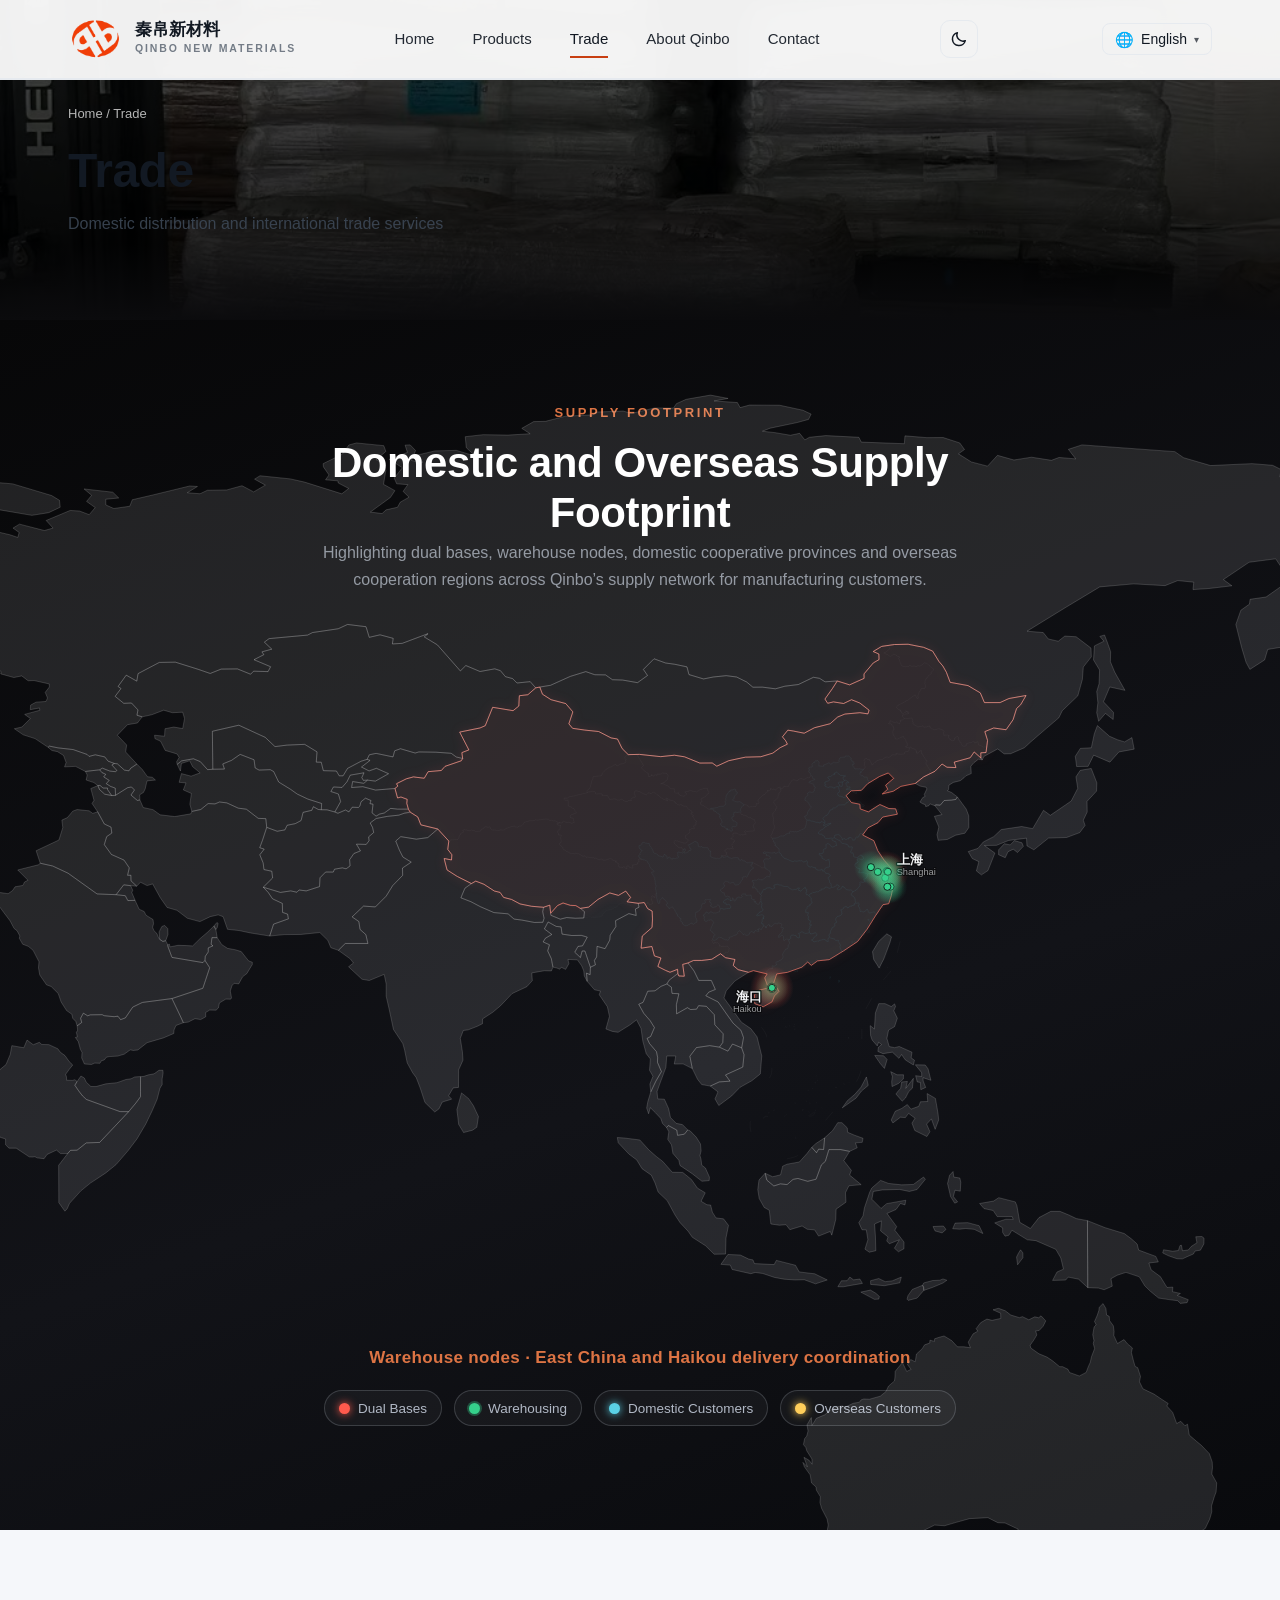
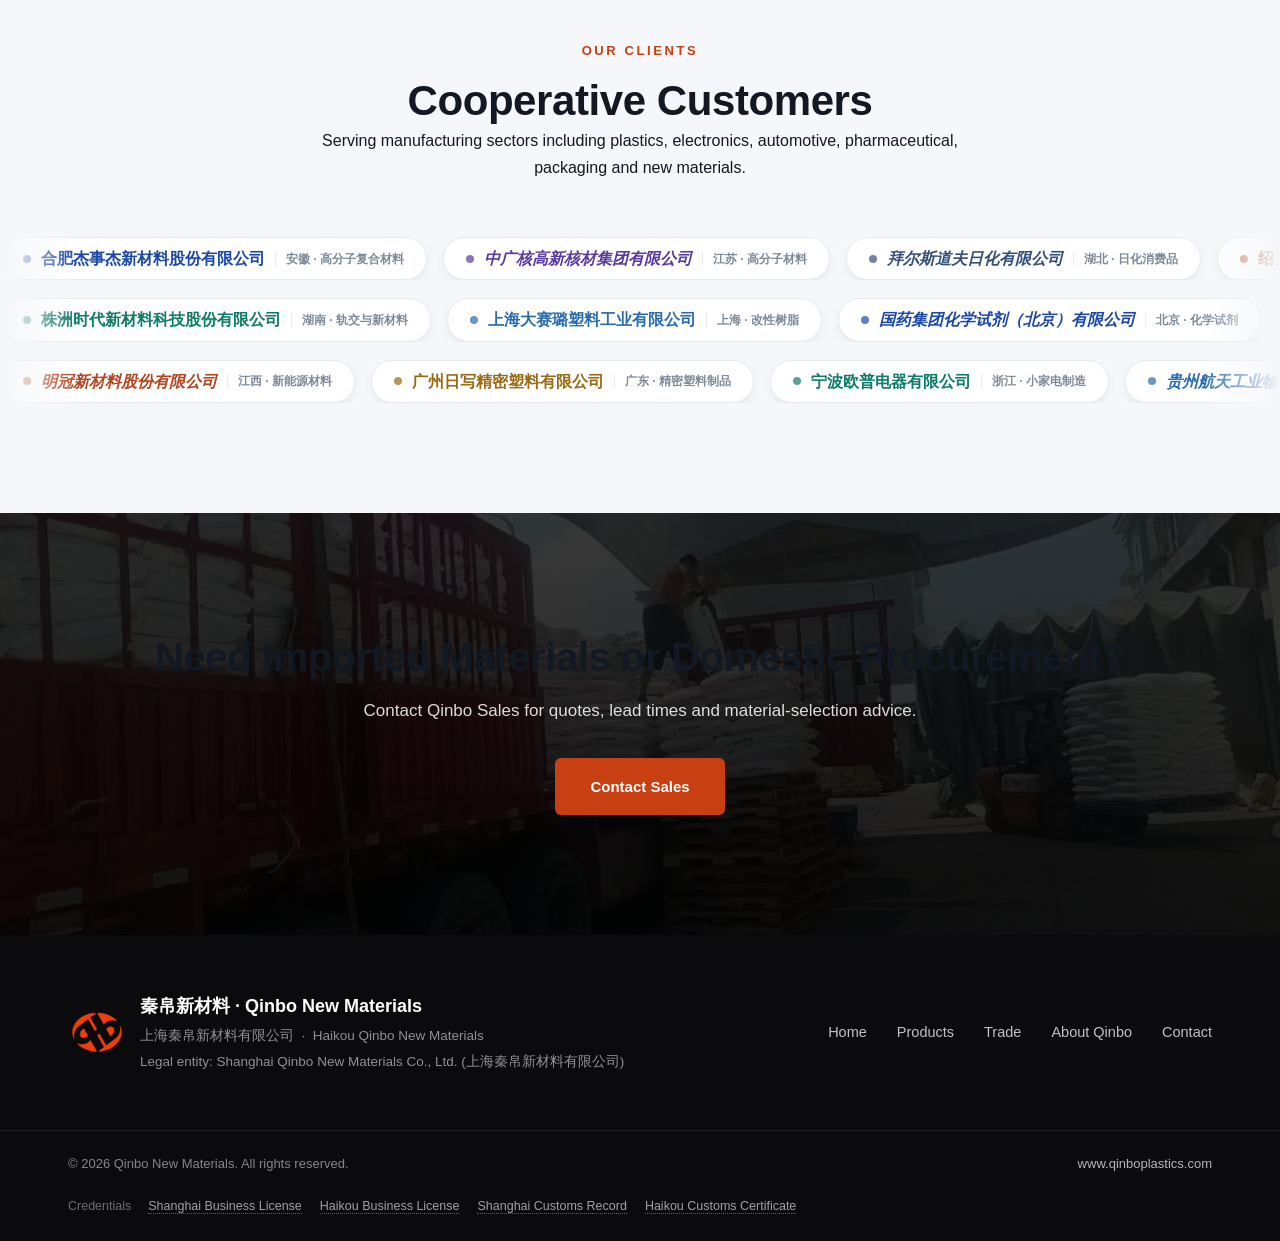
<file: en/trade.html>
<!DOCTYPE html>
<html lang="en">
<head>
<meta charset="UTF-8" />
<meta name="viewport" content="width=device-width, initial-scale=1.0" />
<base href="../" />
<script>window.QB_LANG_HINT="en";</script>
<title>Domestic & International Plastic Resin Trade | Qinbo New Materials</title>
<meta name="description" content="Qinbo New Materials provides domestic distribution and international import/export services for plastic resins, connecting quality overseas suppliers and manufacturing customers with reliable supply-chain support." />
<meta name="keywords" content="plastic resin trade,plastic import export,resin distribution,imported plastic resin,international plastic trade,China resin supplier,Qinbo trade" />
<meta name="robots" content="index, follow" />
<meta http-equiv="content-language" content="en" />
<link rel="canonical" href="https://www.qinboplastics.com/en/trade.html" />
<link rel="alternate" hreflang="zh-CN" href="https://www.qinboplastics.com/trade.html" />
<link rel="alternate" hreflang="en" href="https://www.qinboplastics.com/en/trade.html" />
<link rel="alternate" hreflang="x-default" href="https://www.qinboplastics.com/trade.html" />
<meta property="og:type" content="website" />
<meta property="og:site_name" content="秦帛新材料 QINBO NEW MATERIALS" />
<meta property="og:title" content="Domestic &amp; International Trade | Qinbo New Materials" />
<meta property="og:description" content="Domestic resin distribution and international import/export services for manufacturing customers." />
<meta property="og:url" content="https://www.qinboplastics.com/en/trade.html" />
<meta property="og:image" content="https://www.qinboplastics.com/assets/img/photos/real/trade-intl.jpg" />
<meta property="og:locale" content="en_US" />
<meta property="og:locale:alternate" content="zh_CN" />
<link rel="icon" href="assets/img/favicon.ico" sizes="any" />
<link rel="icon" type="image/png" href="assets/img/favicon-512.png" />
<link rel="apple-touch-icon" href="assets/img/apple-touch-icon.png" />
<style id="qb-critical">
:root{--ink:#121923;--ink-2:#263241;--ink-soft:#3f4b5a;--accent:#c83f12;--accent-2:#dd7444;--gray:#6b7785;--line:#e6eaef;--bg:#ffffff;--bg-soft:#f5f7fa;--maxw:1200px}
*{margin:0;padding:0;box-sizing:border-box}
html{scroll-behavior:smooth}
body{font-family:"PingFang SC","Microsoft YaHei","Hiragino Sans GB",-apple-system,BlinkMacSystemFont,"Segoe UI",Roboto,Helvetica,Arial,sans-serif;color:var(--ink);background:var(--bg);line-height:1.7;-webkit-font-smoothing:antialiased;font-size:16px;margin:0}
img{display:block;max-width:100%;height:auto}
a{color:inherit;text-decoration:none}
.container{width:100%;max-width:var(--maxw);margin:0 auto;padding:0 28px}
h1,h2,h3{line-height:1.2;font-weight:700;letter-spacing:-.01em;color:var(--ink)}
.site-header{position:sticky;top:0;z-index:50;background:rgba(255,255,255,.94);backdrop-filter:saturate(180%) blur(10px);border-bottom:1px solid var(--line)}
.nav-inner{display:flex;align-items:center;justify-content:space-between;padding:14px 0;gap:24px}
.brand{display:flex;align-items:center;gap:10px;font-weight:700}
.brand-text strong{display:block;font-size:18px}
.brand-text em{display:block;font-size:11px;font-style:normal;color:var(--ink-soft);letter-spacing:.05em}
.nav-menu{display:flex;gap:6px;align-items:center}
.nav-menu a{padding:8px 12px;border-radius:8px;color:var(--ink-2);font-size:14px;font-weight:500}
.hero,.page-banner{padding:80px 0 60px;background:#0b0c10;color:#fff}
.hero h1,.page-banner h1{font-size:44px;line-height:1.15;margin:0 0 16px}
.hero p,.page-banner p{font-size:17px;color:var(--ink-soft);max-width:680px}
.qb-load-fail{display:none;position:fixed;left:0;right:0;bottom:0;padding:10px 16px;background:#fff8e1;color:#7a5b00;border-top:1px solid #f0d479;font-size:13px;z-index:9999;text-align:center}
.qb-load-fail.show{display:block}
@media (max-width:768px){.container{padding:0 16px}.nav-menu{display:none}.hero h1,.page-banner h1{font-size:30px}}
</style>
<script>
// 资源加载失败兜底：CSS、JS、字体 任意一个超过 8s 还没就绪，给用户一个轻提示
(function(){
  var failed = [];
  function markFail(kind){
    return function(){
      failed.push(kind);
      if(failed.length === 1){
        var el = document.createElement('div');
        el.className = 'qb-load-fail show';
        el.textContent = '页面资源加载缓慢，部分样式可能未生效。点击刷新或检查网络。';
        document.body && document.body.appendChild(el);
      }
    };
  }
  // 监听 link.onerror
  document.addEventListener('DOMContentLoaded', function(){
    var links = document.querySelectorAll('link[rel="stylesheet"]');
    links.forEach(function(l){
      l.addEventListener('error', markFail('css'));
    });
    var scripts = document.querySelectorAll('script[src]');
    scripts.forEach(function(s){
      s.addEventListener('error', markFail('js'));
    });
  });
})();
</script>

<link rel="stylesheet" href="assets/css/style.css?v=20260617-theme" />
<script type="application/ld+json">
{
  "@context": "https://schema.org",
  "@type": "Organization",
  "name": "Qinbo New Materials",
  "legalName": "上海秦帛新材料有限公司",
  "alternateName": ["Qinbo Plastics","Qinbo","QINBO","QINBO NEW MATERIALS","秦帛新材料","秦帛"],
  "url": "https://www.qinboplastics.com/en/",
  "logo": "https://www.qinboplastics.com/assets/img/logo-classic.png",
  "image": "https://www.qinboplastics.com/assets/img/photos/real/hero-warehouse.jpg",
  "description": "Qinbo New Materials (legal entity: 上海秦帛新材料有限公司 / Shanghai Qinbo New Materials Co., Ltd.) supplies plastic raw materials and resin grades for domestic and international trade.",
  "foundingDate": "2018",
  "areaServed": ["CN","Asia","Europe","North America","Middle East"],
  "knowsLanguage": ["zh-CN","en"],
  "address": {
    "@type": "PostalAddress",
    "streetAddress": "上海市奉贤区",
    "addressLocality": "Shanghai",
    "addressRegion": "Shanghai",
    "addressCountry": "CN"
  },
  "contactPoint": [{
    "@type": "ContactPoint",
    "telephone": "+86-21-0000-0000",
    "contactType": "sales",
    "areaServed": ["CN","Asia","Europe","North America","Middle East"],
    "availableLanguage": ["Chinese","English"]
  }],
  "knowsAbout": ["plastic raw materials","commodity plastics","engineering plastics","special engineering plastics","modified plastics","resin import export","PP","PE","ABS","POM","PA","PC","PC/ABS","PBT","PPS","POE","EVA"]
}
</script>
</head>
<body class="inner">

<header class="site-header" id="siteHeader">
  <div class="container nav-inner">
    <a href="/en/" class="brand"><span class="brand-mark"><img class="logo-light" src="assets/img/logo-classic.png" alt="秦帛新材料 QB" /><img class="logo-dark" src="assets/img/logo-classic.png" alt="" aria-hidden="true" /></span><span class="brand-text"><strong>秦帛新材料</strong><em>QINBO NEW MATERIALS</em></span></a>
    <nav class="nav-menu" id="navMenu">
      <a href="/en/" data-i18n="nav.home">Home</a>
      <a href="/en/products.html" data-i18n="nav.products">Products</a>
      <a href="/en/trade.html" class="active" data-i18n="nav.trade">Trade</a>
      <a href="/en/about.html" data-i18n="nav.about">About Qinbo</a>
      <a href="/en/contact.html" data-i18n="nav.contact">Contact</a>
    </nav>
    <div class="lang-switch" id="langSwitch"></div>
    <button class="nav-toggle" id="navToggle" aria-label="菜单"><span></span><span></span><span></span></button>
  </div>
</header>

<section class="page-banner trade-hero">
  <img src="assets/img/photos/real/trade-intl.jpg" alt="秦帛新材料国内外贸易与进出口" />
  <div class="container">
    <div class="breadcrumb"><a href="/en/" data-i18n="nav.home">Home</a> / <span data-i18n="nav.trade">Trade</span></div>
    <h1 data-i18n="trade.bannerTitle">Trade</h1>
    <p data-i18n="trade.bannerSub">Domestic distribution and international trade services</p>
  </div>
</section>

<!-- 供应版图 · 沙盘动画 -->
<section class="section-map">
  <div class="container">
    <div class="section-head reveal" style="text-align:center;margin-left:auto;margin-right:auto">
      <p class="eyebrow" data-i18n="trade.mapEyebrow">Supply Footprint</p>
      <h2 data-i18n="trade.mapTitle">Domestic and Overseas Supply Footprint</h2>
      <p data-i18n="trade.mapDesc">Highlighting dual bases, warehouse nodes, domestic cooperative provinces and overseas cooperation regions across Qinbo’s supply network for manufacturing customers.</p>
    </div>
    <div class="qbmap-wrap reveal">
      <div id="qbMap"></div>
      <p class="qbmap-caption" data-qbmap-caption>&nbsp;</p>
      <div class="qbmap-stages" hidden aria-hidden="true">
        <span data-qbmap-stage data-i18n="trade.mapStage1">Two bases · Shanghai and Haikou</span>
        <span data-qbmap-stage data-i18n="trade.mapStage2">Warehouse nodes · East China and Haikou delivery coordination</span>
        <span data-qbmap-stage data-i18n="trade.mapStage3">Domestic customers · cooperative provinces highlighted</span>
        <span data-qbmap-stage data-i18n="trade.mapStage4">Overseas customers · connected with major original manufacturers</span>
      </div>
      <div class="qbmap-legend" aria-label="供应版图筛选">
        <button type="button" data-qbmap-filter="base"><i class="lg-base"></i><span data-i18n="trade.mapLegBase">Dual Bases</span></button>
        <button type="button" data-qbmap-filter="wh"><i class="lg-wh"></i><span data-i18n="trade.mapLegWh">Warehousing</span></button>
        <button type="button" data-qbmap-filter="dom"><i class="lg-dom"></i><span data-i18n="trade.mapLegDom">Domestic Customers</span></button>
        <button type="button" data-qbmap-filter="intl"><i class="lg-intl"></i><span data-i18n="trade.mapLegIntl">Overseas Customers</span></button>
      </div>
    </div>
  </div>
</section>

<!-- 合作客户 · 三行弹幕滚动 -->
<section class="section section-products">
  <div class="container">
    <div class="section-head reveal" style="text-align:center;margin-left:auto;margin-right:auto">
      <p class="eyebrow" data-i18n="trade.clientsEyebrow">Our Clients</p>
      <h2 data-i18n="trade.clientsTitle">Cooperative Customers</h2>
      <p data-i18n="trade.clientsDesc">Serving manufacturing sectors including plastics, electronics, automotive, pharmaceutical, packaging and new materials.</p>
    </div>
  </div>
  <div class="clients-wall" id="clientsWall" aria-label="合作客户"></div>
</section>

<section class="section-cta">
  <div class="cta-media"><img src="assets/img/photos/real/cta-logistics.jpg" alt="" /><div class="cta-overlay"></div></div>
  <div class="container cta-content reveal">
    <h2 data-i18n="trade.ctaTitle">Need Imported Materials or Domestic Procurement?</h2>
    <p data-i18n="trade.ctaSub">Contact Qinbo Sales for quotes, lead times and material-selection advice.</p>
    <a href="/en/contact.html" class="btn btn-primary" data-i18n="trade.ctaBtn">Contact Sales</a>
  </div>
</section>

<footer class="site-footer">
  <div class="container footer-inner">
    <div class="footer-brand"><span class="brand-mark"><img src="assets/img/logo-classic.png" alt="Shanghai Qinbo New Materials Co., Ltd." /></span><div><strong>秦帛新材料 · Qinbo New Materials</strong><p>上海秦帛新材料有限公司 &nbsp;·&nbsp; Haikou Qinbo New Materials</p><p class="legal">Legal entity: Shanghai Qinbo New Materials Co., Ltd. (上海秦帛新材料有限公司)</p></div></div>
    <nav class="footer-nav"><a href="/en/" data-i18n="nav.home">Home</a><a href="/en/products.html" data-i18n="nav.products">Products</a><a href="/en/trade.html" data-i18n="nav.trade">Trade</a><a href="/en/about.html" data-i18n="nav.about">About Qinbo</a><a href="/en/contact.html" data-i18n="nav.contact">Contact</a></nav>
  </div>
  <div class="footer-bottom"><div class="container"><span data-i18n="footer.copyright">© 2026 Qinbo New Materials. All rights reserved.</span><span><a href="http://www.qinboplastics.com">www.qinboplastics.com</a></span></div></div>
</footer>

<script src="assets/js/main.js?v=20260617-theme"></script>
<script src="assets/js/i18n.js?v=20260615-seo"></script>
<script src="assets/js/map-data.js"></script>
<script src="assets/js/china-province-data.js"></script>
<script src="assets/data/clients.js"></script>
<script src="assets/js/map.js"></script>
<script src="assets/js/clients.js"></script>
</body>
</html>
</file>
<file: assets/css/style.css>
/* ===== 基础 ===== */
:root{
  color-scheme:light;
  --ink:#121923;
  --ink-2:#263241;
  --ink-soft:#3f4b5a;
  --accent:#c83f12;
  --accent-2:#dd7444;
  --accent-hover:#9f3210;
  --accent-rgb:200,63,18;
  --hero-accent:#f2aa80;
  --gray:#6b7785;
  --line:#e6eaef;
  --bg:#ffffff;
  --bg-soft:#f5f7fa;
  --panel:#ffffff;
  --panel-soft:#fbfcfd;
  --media-bg:#141414;
  --nav-surface:rgba(255,255,255,.94);
  --dark-bg:#0b0b0d;
  --dark-bg-2:#191a1f;
  --maxw:1200px;
  --ease:cubic-bezier(.22,.61,.36,1);
}
html[data-theme="dark"]{
  color-scheme:dark;
  --ink:#eef4ff;
  --ink-2:#d8e6fb;
  --ink-soft:#c5d3e6;
  --accent:#5f73ff;
  --accent-2:#98a4ff;
  --accent-hover:#4b5ed8;
  --accent-rgb:95,115,255;
  --hero-accent:#98a4ff;
  --gray:#9fb0c5;
  --line:#282b33;
  --bg:#090a0d;
  --bg-soft:#111318;
  --panel:#14161b;
  --panel-soft:#181b21;
  --media-bg:#0b0c10;
  --nav-surface:rgba(9,10,13,.94);
  --dark-bg:#050506;
  --dark-bg-2:#111216;
}
*{margin:0;padding:0;box-sizing:border-box}
html{scroll-behavior:smooth}
body{
  font-family:"PingFang SC","Microsoft YaHei","Hiragino Sans GB",-apple-system,BlinkMacSystemFont,"Segoe UI",Roboto,Helvetica,Arial,sans-serif;
  color:var(--ink);background:var(--bg);line-height:1.7;
  -webkit-font-smoothing:antialiased;font-size:16px;
  transition:background .25s,color .25s;
}
img{display:block;max-width:100%;height:auto}
a{color:inherit;text-decoration:none}
.container{width:100%;max-width:var(--maxw);margin:0 auto;padding:0 28px}
h1,h2,h3{line-height:1.2;font-weight:700;letter-spacing:-.01em}

/* ===== 导航 ===== */
.site-header{
  position:fixed;top:0;left:0;right:0;z-index:100;
  background:var(--nav-surface);backdrop-filter:blur(12px);box-shadow:0 1px 0 var(--line);
  transition:background .35s var(--ease),box-shadow .35s var(--ease);
}
.site-header.scrolled{background:var(--nav-surface);backdrop-filter:blur(12px);box-shadow:0 1px 0 var(--line)}
/* 导航跟随主题使用实底，首页不再叠透明栏 */
body.inner .site-header{background:var(--nav-surface);backdrop-filter:blur(12px);box-shadow:0 1px 0 var(--line)}
body.inner .brand,
.brand{color:var(--ink)}
body.inner .nav-menu a{color:var(--ink)}
body.inner .nav-toggle span{background:var(--ink)}
.nav-inner{display:flex;align-items:center;justify-content:space-between;height:78px}
.brand{display:flex;align-items:center;gap:12px;transition:color .35s}
.site-header.scrolled .brand{color:var(--ink)}
.brand-mark{
  width:55px;height:44px;flex:none;
  display:grid;place-items:center;position:relative;
  transition:background .25s,padding .25s,box-shadow .25s;
  --logo-inset:0;
}
.brand-mark img{width:100%;height:100%;object-fit:contain;display:block}
/* 顶部导航：hero 上白字 logo，滚动后/内页白底切深色 logo */
.brand-mark .logo-dark{position:absolute;inset:var(--logo-inset);opacity:0;transition:opacity .35s}
.brand-mark .logo-light{transition:opacity .35s}
.site-header.scrolled .brand-mark .logo-light,body.inner .brand-mark .logo-light{opacity:0}
.site-header.scrolled .brand-mark .logo-dark,body.inner .brand-mark .logo-dark{opacity:1}
/* 页脚深色背景：白色版 logo（只一张，无切换） */
.footer-brand .brand-mark{width:58px;height:46px}
.brand-text strong{display:block;font-size:17px;line-height:1.2}
.brand-text em{font-style:normal;font-size:10.5px;letter-spacing:.18em;opacity:.7}
.nav-menu{display:flex;gap:38px}
.nav-menu a{
  color:var(--ink);font-size:15px;font-weight:500;position:relative;padding:6px 0;
  opacity:.92;transition:opacity .25s,color .35s;text-shadow:none;
}
.site-header.scrolled .nav-menu a{color:var(--ink);text-shadow:none}
.nav-menu a::after{content:"";position:absolute;left:0;bottom:0;width:0;height:2px;background:var(--accent);transition:width .3s var(--ease)}
.nav-menu a:hover,.nav-menu a.active{opacity:1}
.nav-menu a:hover::after,.nav-menu a.active::after{width:100%}
.nav-toggle{display:none;flex-direction:column;gap:5px;background:none;border:0;cursor:pointer;padding:6px}
.nav-toggle span{width:24px;height:2px;background:var(--ink);transition:.3s}
.site-header.scrolled .nav-toggle span{background:var(--ink)}
.theme-toggle{
  flex:none;width:38px;height:38px;margin-left:22px;border:1px solid var(--line);
  border-radius:10px;background:transparent;color:var(--ink);display:grid;place-items:center;cursor:pointer;
  transition:background .25s,border-color .25s,color .35s,transform .2s;
}
.theme-toggle:hover{background:var(--bg-soft);transform:translateY(-1px)}
.theme-toggle svg{width:18px;height:18px;stroke:currentColor;fill:none;stroke-width:2;stroke-linecap:round;stroke-linejoin:round}
.site-header.scrolled .theme-toggle,body.inner .theme-toggle{color:var(--ink);border-color:var(--line)}
.site-header.scrolled .theme-toggle:hover,body.inner .theme-toggle:hover{background:var(--bg-soft)}
/* ===== HERO ===== */
.hero{position:relative;isolation:isolate;height:100vh;min-height:620px;display:flex;align-items:center;overflow:hidden;color:#fff}
.hero-media{position:absolute;inset:0;z-index:0}
.hero-media img{width:100%;height:100%;object-fit:cover;transform:scale(1.06);animation:heroZoom 18s ease-out forwards;filter:saturate(.92) contrast(1.04)}
@keyframes heroZoom{to{transform:scale(1)}}
/* 黑色重遮罩 + 暗角，文字跳出、背景不再偏蓝 */
.hero-overlay{
  position:absolute;
  inset:0;
  z-index:1;
  pointer-events:none;
  /* 参考“原版”更温和的亮度衰减，保证明亮模式不压暗 */
  background:
    linear-gradient(100deg,rgba(0,0,0,.92) 0%,rgba(0,0,0,.78) 38%,rgba(0,0,0,.56) 70%,rgba(0,0,0,.42) 100%),
    linear-gradient(180deg,rgba(0,0,0,.30) 0%,rgba(0,0,0,.05) 30%,rgba(0,0,0,.55) 100%);
}
.hero-content{position:relative;z-index:2;color:#fff}
.hero-eyebrow{font-size:13px;letter-spacing:.25em;opacity:.92;margin-bottom:24px;font-weight:600;color:var(--hero-accent)}
.hero h1{font-size:clamp(38px,6vw,76px);font-weight:800;letter-spacing:-.02em;margin-bottom:26px;color:#fff;text-shadow:0 2px 24px rgba(0,0,0,.42)}
.hero-sub{font-size:clamp(15px,1.4vw,19px);opacity:.96;max-width:560px;margin-bottom:40px;font-weight:300;color:#ecf2ff;text-shadow:0 1px 12px rgba(0,0,0,.38)}
.hero-actions{display:flex;gap:16px;flex-wrap:wrap}
/* 首页 hero 搜索 */
.hero-search{display:flex;gap:10px;max-width:600px;background:rgba(255,255,255,.12);border:1.5px solid rgba(255,255,255,.35);border-radius:12px;padding:8px;backdrop-filter:blur(8px);box-shadow:0 12px 40px rgba(0,0,0,.25)}
.hero-search input{flex:1;min-width:0;background:rgba(255,255,255,.96);border:none;border-radius:8px;padding:0 18px;height:52px;font-size:15.5px;color:#121923;outline:none}
.hero-search input::placeholder{color:#8a96a6}
.hero-search .btn{flex:none;height:52px;padding:0 26px;border-radius:8px;white-space:nowrap}
.hero-quick{display:flex;flex-wrap:wrap;align-items:center;gap:10px;margin-top:18px;font-size:14px}
.hero-quick .hq-label{opacity:.9;font-weight:600;color:var(--hero-accent)}
.hero-quick a{color:#fff;border:1px solid rgba(255,255,255,.4);border-radius:18px;padding:5px 14px;transition:.2s;font-weight:500}
.hero-quick a:hover{background:rgba(255,255,255,.18);border-color:#fff}
.hero-quick .hq-contact{margin-left:6px;border-color:rgba(255,255,255,.7)}
[dir=rtl] .hero-quick .hq-contact{margin-left:0;margin-right:6px}
.hero-scroll{z-index:2}
@media(max-width:560px){
  .hero-search{flex-direction:column;background:transparent;border:none;padding:0;backdrop-filter:none;box-shadow:none;gap:12px}
  .hero-search input{
    flex:none;width:100%;height:56px;min-height:56px;line-height:normal;
    padding:0 18px;border-radius:12px;font-size:16px;
    -webkit-appearance:none;appearance:none;box-shadow:0 10px 28px rgba(0,0,0,.16);
  }
  .hero-search .btn{width:100%;height:56px;min-height:56px}
}
.btn{display:inline-flex;align-items:center;justify-content:center;padding:15px 34px;border-radius:6px;font-size:15px;font-weight:600;transition:.28s var(--ease);border:1.5px solid transparent}
.btn-primary{background:var(--accent);color:#fff}
.btn-primary:hover{background:var(--accent-hover);transform:translateY(-2px)}
.btn-ghost{border-color:rgba(255,255,255,.55);color:#fff}
.btn-ghost:hover{background:rgba(255,255,255,.12);border-color:#fff}
.hero-scroll{position:absolute;bottom:30px;left:50%;transform:translateX(-50%);font-size:12px;letter-spacing:.2em;opacity:.7;animation:bob 2s infinite}
@keyframes bob{0%,100%{transform:translate(-50%,0)}50%{transform:translate(-50%,8px)}}

/* ===== 内页顶部 banner ===== */
.page-banner{position:relative;height:340px;display:flex;align-items:center;color:#fff;overflow:hidden;margin-top:0}
.page-banner img{position:absolute;inset:0;width:100%;height:100%;object-fit:cover;z-index:0}
.page-banner::after{content:"";position:absolute;inset:0;background:linear-gradient(100deg,rgba(0,0,0,.82),rgba(0,0,0,.46))}
.page-banner .container{position:relative;z-index:1}
.page-banner h1{font-size:clamp(30px,4vw,48px);margin-bottom:12px}
.page-banner p{opacity:.85;font-size:16px}
.breadcrumb{font-size:13px;opacity:.7;margin-bottom:18px}
.breadcrumb a{color:#fff}
.breadcrumb a:hover{text-decoration:underline}
.page-banner.trade-hero{height:320px;background:#0b0b0d}
.page-banner.trade-hero::after{background:linear-gradient(180deg,rgba(0,0,0,.68) 0%,rgba(0,0,0,.86) 76%,#0b0b0d 100%)}
.page-banner.trade-hero+.section-map{padding-top:82px}

/* ===== 通用 section ===== */
.section{padding:110px 0}
.section-head{margin-bottom:56px;max-width:680px}
.eyebrow{color:var(--accent);font-size:13px;font-weight:700;letter-spacing:.2em;text-transform:uppercase;margin-bottom:14px}
.section-head h2{font-size:clamp(28px,3.4vw,42px)}
.section-head.light .eyebrow{color:var(--accent-2)}
.section-head.light h2{color:#fff}

/* ===== 关于 ===== */
.about-grid{display:grid;grid-template-columns:1fr 1fr;gap:72px;align-items:center}
.about-text .eyebrow{margin-bottom:14px}
.about-text h2{font-size:clamp(26px,3vw,40px);margin-bottom:24px}
.about-text p{color:var(--gray);margin-bottom:18px}
.about-text strong{color:var(--ink)}
.link-arrow{color:var(--accent);font-weight:600;display:inline-block;margin-top:8px;transition:.25s}
.link-arrow:hover{transform:translateX(4px)}
.about-media img{width:100%;border-radius:14px;box-shadow:0 30px 60px -28px rgba(11,22,34,.35)}

/* ===== 产品 ===== */
.section-products{background:var(--bg-soft)}
.product-grid{display:grid;grid-template-columns:repeat(4,1fr);gap:26px}
.product-card{background:var(--panel);border-radius:14px;overflow:hidden;box-shadow:0 4px 24px -16px rgba(11,22,34,.4);transition:.35s var(--ease)}
.product-card:hover{transform:translateY(-8px);box-shadow:0 24px 48px -22px rgba(11,22,34,.45)}
.product-img{aspect-ratio:4/3;overflow:hidden;background:var(--media-bg)}
.product-img img{width:100%;height:100%;object-fit:cover;transition:transform .6s var(--ease)}
.product-card:hover .product-img img{transform:scale(1.07)}
.product-body{padding:24px 22px 28px}
.product-body h3{font-size:19px;margin-bottom:10px}
.product-body p{color:var(--gray);font-size:14.5px}
#products .product-card:nth-child(2) .product-img{aspect-ratio:16/10}
#products .product-card:nth-child(3) .product-img{aspect-ratio:1/1}
#products .product-card:nth-child(4) .product-img{aspect-ratio:5/4}

/* 6列产品网格 */
.product-grid-6{grid-template-columns:repeat(3,1fr)}

/* ===== 国内外贸易 ===== */
.section-trade{background:var(--bg)}
.trade-grid{display:grid;grid-template-columns:1fr 1fr;gap:72px;align-items:center}
.trade-media img{width:100%;border-radius:14px;box-shadow:0 30px 60px -28px rgba(11,22,34,.4)}
.trade-text .eyebrow{margin-bottom:14px}
.trade-text h2{font-size:clamp(26px,3vw,40px);margin-bottom:22px}
.trade-text>p{color:var(--gray);margin-bottom:22px}
.trade-list{list-style:none;margin-bottom:26px}
.trade-list li{position:relative;padding:12px 0 12px 30px;border-bottom:1px solid var(--line);color:var(--gray);font-size:15px}
.trade-list li::before{content:"\2192";position:absolute;left:0;top:12px;color:var(--accent);font-weight:700}
.trade-list strong{color:var(--ink);margin-right:8px}

/* ===== 实力展示 ===== */
.section-strength{background:var(--dark-bg);background:linear-gradient(160deg,var(--dark-bg),var(--dark-bg-2))}
.stat-grid{display:grid;grid-template-columns:repeat(4,1fr);gap:30px;text-align:center;color:#fff}
.stat{padding:20px 10px;border-left:1px solid rgba(255,255,255,.1)}
.stat:first-child{border-left:0}
.stat-num{font-size:clamp(44px,5vw,68px);font-weight:800;background:linear-gradient(120deg,#fff,var(--accent-2));-webkit-background-clip:text;background-clip:text;-webkit-text-fill-color:transparent}
.stat-unit{font-size:24px;font-weight:700;color:var(--accent-2);margin-left:4px}
.stat p{color:rgba(255,255,255,.65);font-size:14.5px;margin-top:10px}

/* ===== 优势 ===== */
.value-grid{display:grid;grid-template-columns:repeat(4,1fr);gap:30px}
.value{padding:34px 26px;border:1px solid var(--line);border-radius:14px;transition:.3s var(--ease)}
.value:hover{border-color:var(--accent);transform:translateY(-4px)}
.value-ico{width:52px;height:52px;border-radius:12px;background:var(--bg-soft);color:var(--accent);display:grid;place-items:center;font-size:20px;margin-bottom:18px}
.value h3{font-size:18px;margin-bottom:10px}
.value p{color:var(--gray);font-size:14.5px}

/* ===== 联系 ===== */
.section-contact{background:var(--bg-soft)}
/* ===== 销售部 · 真名片自动滚动 ===== */
.bcards-marquee{margin-top:34px;overflow:hidden;-webkit-mask-image:linear-gradient(90deg,transparent,#000 7%,#000 93%,transparent);mask-image:linear-gradient(90deg,transparent,#000 7%,#000 93%,transparent)}
.bcards-track{display:flex;gap:26px;width:max-content;direction:ltr;animation:bcMarquee var(--bc-dur,30s) linear infinite}
.bcards-marquee:hover .bcards-track{animation-play-state:paused}
@keyframes bcMarquee{from{transform:translateX(0)}to{transform:translateX(-50%)}}
/* 名片：横版 90×54 比例感 */
.bcard{flex:0 0 380px;width:380px;height:218px;position:relative;background:linear-gradient(150deg,var(--panel) 0%,var(--panel-soft) 100%);border:1px solid var(--line);border-radius:16px;padding:24px 26px;box-shadow:0 14px 38px -22px rgba(11,22,34,.5);overflow:hidden;display:flex;flex-direction:column;justify-content:space-between}
.bcard::before{content:"";position:absolute;top:0;left:0;bottom:0;width:6px;background:linear-gradient(180deg,var(--accent-hover),var(--accent))}
.bc-head{display:flex;align-items:center;gap:12px}
.bc-logo{flex:none;width:42px;height:42px;display:grid;place-items:center}
.bc-logo img{max-width:100%;max-height:100%;object-fit:contain}
.bc-co,.bc-name,.bc-lines{min-width:0}
.bc-co strong{display:block;font-size:16px;font-weight:800;letter-spacing:.01em;color:var(--ink)}
.bc-co em{font-style:normal;font-size:10px;letter-spacing:.18em;color:var(--accent)}
.bc-body{display:flex;flex-direction:column;gap:14px}
.bc-name{display:flex;align-items:center;gap:12px}
.bc-name h3{font-size:24px;font-weight:800;color:var(--ink)}
.bc-role{display:inline-block;font-size:12px;font-weight:600;letter-spacing:.04em;color:var(--accent);background:rgba(var(--accent-rgb),.09);padding:3px 12px;border-radius:999px}
.bc-lines{display:flex;flex-direction:column;gap:9px}
.bc-line{display:inline-flex;align-items:center;gap:10px;font-size:15px;font-weight:600;color:var(--ink);border:0;background:none;font-family:inherit;padding:0;cursor:pointer;text-align:left;direction:ltr;unicode-bidi:isolate}
.bc-line svg{flex:none;width:18px;height:18px;color:var(--accent)}
.bc-line span{min-width:0;overflow-wrap:anywhere}
.bc-line:hover{color:var(--accent)}
.nc-wechat{cursor:pointer}
.nc-toast{position:fixed;left:50%;bottom:42px;transform:translateX(-50%) translateY(20px);background:var(--dark-bg);color:#fff;font-size:14px;padding:11px 22px;border-radius:10px;box-shadow:0 10px 30px -10px rgba(0,0,0,.5);opacity:0;pointer-events:none;transition:opacity .3s,transform .3s;z-index:9999}
.nc-toast.show{opacity:1;transform:translateX(-50%) translateY(0)}
[dir="rtl"] .bcard::before{left:auto;right:0}
@media(max-width:560px){.bcard{flex:0 0 300px;width:300px;height:200px;padding:20px 22px}.bc-name h3{font-size:21px}}
@media(prefers-reduced-motion:reduce){.bcards-marquee{overflow:visible;mask-image:none;-webkit-mask-image:none}.bcards-track{animation:none;flex-wrap:wrap;justify-content:center;width:auto}}

/* ===== CTA ===== */
.section-cta{position:relative;padding:120px 0;color:#fff;text-align:center;overflow:hidden}
.cta-media{position:absolute;inset:0;z-index:0}
.cta-media img{width:100%;height:100%;object-fit:cover}
.cta-overlay{position:absolute;inset:0;z-index:1;background:linear-gradient(180deg,rgba(0,0,0,.78),rgba(0,0,0,.86))}
.cta-content{position:relative;z-index:1}
.cta-content h2{font-size:clamp(26px,3.4vw,40px);margin-bottom:16px}
.cta-content p{opacity:.85;margin-bottom:32px;font-size:17px}
.cta-bcards{position:relative;z-index:1;margin-top:0;text-align:left}
.section-cta .cta-bcards .bcard{box-shadow:0 22px 56px -22px rgba(0,0,0,.72)}

/* ===== 页脚 ===== */
.site-footer{background:var(--dark-bg);color:#fff}
.footer-inner{display:flex;justify-content:space-between;align-items:center;padding:56px 28px;flex-wrap:wrap;gap:26px}
.footer-brand{display:flex;align-items:center;gap:14px}
.footer-brand strong{font-size:18px}
.footer-brand p{color:rgba(255,255,255,.55);font-size:13.5px;margin-top:3px}
.footer-nav{display:flex;gap:30px}
.footer-nav a{color:rgba(255,255,255,.75);font-size:14.5px;transition:.25s}
.footer-nav a:hover{color:#fff}
.footer-bottom{border-top:1px solid rgba(255,255,255,.1)}
.footer-bottom .container{display:flex;justify-content:space-between;flex-wrap:wrap;gap:10px;padding-top:22px;padding-bottom:22px;color:rgba(255,255,255,.5);font-size:13px}
.footer-bottom a{color:rgba(255,255,255,.7)}

/* ===== 内页：产品详情 ===== */
.cat-block{display:grid;grid-template-columns:1fr 1.1fr;gap:56px;align-items:center;padding:56px 0;border-bottom:1px solid var(--line)}
.cat-block:nth-child(even) .cat-media{order:2}
.cat-media img{width:100%;border-radius:14px;box-shadow:0 24px 48px -26px rgba(11,22,34,.4);aspect-ratio:16/9;max-height:320px;object-fit:cover}
.cat-info h3{font-size:26px;margin-bottom:8px}
.cat-info .cat-en{color:var(--accent);font-size:13px;letter-spacing:.15em;font-weight:600;margin-bottom:18px}
.cat-info>p{color:var(--gray);margin-bottom:20px}
.tag-list{display:flex;flex-wrap:wrap;gap:10px}
.tag-list span{background:var(--bg-soft);border:1px solid var(--line);color:var(--ink);padding:7px 16px;border-radius:30px;font-size:13.5px}

/* ===== 内页：关于我们 ===== */
.about-intro{display:grid;grid-template-columns:1.1fr 1fr;gap:64px;align-items:center}
.about-intro img{width:100%;border-radius:14px;box-shadow:0 24px 48px -26px rgba(11,22,34,.4)}
.about-intro h2{font-size:clamp(24px,2.6vw,34px);margin-bottom:20px}
.about-intro p{color:var(--gray);margin-bottom:16px}
.timeline{max-width:760px;margin:0 auto}
.tl-item{position:relative;padding:0 0 38px 36px;border-left:2px solid var(--line)}
.tl-item:last-child{border-left-color:transparent;padding-bottom:0}
.tl-item::before{content:"";position:absolute;left:-9px;top:2px;width:16px;height:16px;border-radius:50%;background:var(--accent);box-shadow:0 0 0 4px rgba(var(--accent-rgb),.15)}
.tl-item h4{font-size:18px;margin-bottom:6px}
.tl-item p{color:var(--gray);font-size:14.5px}
.subject-grid{display:grid;grid-template-columns:1fr 1fr;gap:30px}
.subject-card{background:var(--panel);border:1px solid var(--line);border-radius:14px;padding:36px 32px;transition:.3s var(--ease)}
.subject-card:hover{border-color:var(--accent);transform:translateY(-4px)}
.subject-card h3{font-size:21px;margin-bottom:10px}
.subject-card .role{color:var(--accent);font-size:13px;font-weight:600;letter-spacing:.1em;margin-bottom:14px}
.subject-card p{color:var(--gray);font-size:14.5px}

/* ===== 内页：地图占位 ===== */
.map-placeholder{height:360px;border-radius:14px;background:var(--bg-soft);border:1px dashed var(--line);display:grid;place-items:center;color:var(--gray);font-size:15px;text-align:center;padding:20px}

/* ===== 页脚资质证照 + 灯箱 ===== */
.footer-certs{display:block;margin-top:10px;font-size:12.5px;color:rgba(255,255,255,.5);line-height:1.9}
.footer-certs .fc-label{margin-right:8px;opacity:.8}
.footer-certs .fc-link{color:rgba(255,255,255,.62);text-decoration:none;border-bottom:1px dotted rgba(255,255,255,.35);margin:0 9px}
.footer-certs .fc-link:hover{color:#fff;border-bottom-color:#fff}
[dir=rtl] .footer-certs .fc-label{margin-right:0;margin-left:8px}
.cert-lb{position:fixed;inset:0;z-index:300;display:none;align-items:center;justify-content:center;gap:8px;background:rgba(6,12,24,.88);padding:20px;backdrop-filter:blur(4px)}
.cert-lb.open{display:flex}
.cert-lb .clb-fig{margin:0;max-width:92vw;max-height:90vh;display:flex;flex-direction:column;align-items:center;gap:12px}
.cert-lb img{max-width:88vw;max-height:80vh;border-radius:8px;box-shadow:0 20px 60px rgba(0,0,0,.5);background:#fff}
.cert-lb figcaption{color:#fff;font-size:15px;font-weight:600}
.cert-lb .clb-close{position:absolute;top:20px;right:24px;width:44px;height:44px;border:none;border-radius:50%;background:rgba(255,255,255,.14);color:#fff;font-size:26px;cursor:pointer}
.cert-lb .clb-close:hover{background:rgba(255,255,255,.26)}
.cert-lb .clb-nav{flex:none;width:52px;height:52px;border:none;border-radius:50%;background:rgba(255,255,255,.14);color:#fff;font-size:30px;line-height:1;cursor:pointer;transition:background .2s}
.cert-lb .clb-nav:hover{background:rgba(255,255,255,.28)}
@media(max-width:600px){.cert-lb .clb-nav{position:absolute;bottom:24px}.cert-lb .clb-prev{left:30%}.cert-lb .clb-next{right:30%}}

/* ===== 关于页 · 企业理念/品牌 ===== */
.section-culture{padding:96px 0;background:linear-gradient(160deg,#070708,#121318 60%,#090a0d);color:#fff}
.section-culture .section-head h2{color:#fff;font-weight:800;letter-spacing:.01em}
.section-culture .section-head .eyebrow{color:var(--accent-2)}
.culture-grid{display:grid;grid-template-columns:repeat(3,1fr);gap:20px;margin-top:14px}
.culture-card{background:rgba(255,255,255,.05);border:1px solid rgba(255,255,255,.12);border-radius:16px;padding:30px 26px;text-align:center}
.culture-card .cc-ch{display:inline-block;font-size:34px;font-weight:800;color:#fff;letter-spacing:.12em;margin-bottom:4px}
.culture-card .cc-en{font-size:11px;letter-spacing:.3em;color:var(--accent-2);margin-bottom:16px}
.culture-card p:last-child{font-size:14.5px;line-height:1.7;color:rgba(220,230,245,.82);margin:0}
.culture-card strong{display:block;color:#fff;font-size:13px;margin-bottom:5px;font-weight:700}
.culture-tenets{display:flex;flex-wrap:wrap;justify-content:center;gap:12px 18px;margin-top:30px}
.culture-tenets span{position:relative;font-size:14px;color:rgba(220,230,245,.7);padding-left:18px}
.culture-tenets span::before{content:"※";position:absolute;left:0;color:var(--accent)}
[dir=rtl] .culture-tenets span{padding-left:0;padding-right:18px}
[dir=rtl] .culture-tenets span::before{left:auto;right:0}
.brand-chips{display:flex;flex-wrap:wrap;justify-content:center;gap:10px;max-width:920px;margin:8px auto 0}
.brand-chips span{background:var(--panel);border:1px solid var(--line);border-radius:8px;padding:8px 15px;font-size:14px;font-weight:600;color:var(--ink-2);box-shadow:0 3px 10px rgba(10,20,40,.04)}
.agent-certs{display:flex;flex-wrap:wrap;justify-content:center;gap:14px;margin-top:26px}
.agent-certs .ac-badge{background:linear-gradient(135deg,#fff7e6,#ffeccc);border:1px solid #f0d49a;color:#8a5a12;border-radius:24px;padding:9px 20px;font-size:14px;font-weight:700}
/* 关于页 · 仓储网格 */
.wh-grid{display:grid;grid-template-columns:repeat(4,1fr);gap:14px;max-width:960px;margin:8px auto 0}
.wh-item{position:relative;background:var(--panel);border:1px solid var(--line);border-radius:12px;padding:18px 16px 18px 40px;font-size:14.5px;font-weight:600;color:var(--ink-2);box-shadow:0 4px 14px -10px rgba(11,22,34,.3);line-height:1.5}
.wh-item::before{content:"";position:absolute;left:16px;top:50%;transform:translateY(-50%);width:9px;height:9px;border-radius:50%;background:var(--accent);box-shadow:0 0 0 4px rgba(var(--accent-rgb),.12)}
[dir=rtl] .wh-item{padding:18px 40px 18px 16px}[dir=rtl] .wh-item::before{left:auto;right:16px}
@media(max-width:860px){.wh-grid{grid-template-columns:repeat(2,1fr)}}
@media(max-width:460px){.wh-grid{grid-template-columns:1fr}}
/* 关于页 · 资质药丸 */
.cert-grid{display:flex;flex-wrap:wrap;justify-content:center;gap:13px;max-width:880px;margin:8px auto 0}
.cert-pill{display:inline-flex;align-items:center;gap:9px;background:linear-gradient(135deg,var(--panel),var(--panel-soft));border:1px solid var(--line);border-radius:999px;padding:11px 22px;font-size:14.5px;font-weight:700;color:var(--ink-2);box-shadow:0 4px 14px -10px rgba(11,22,34,.3)}
.cert-pill::before{content:"✓";display:inline-grid;place-items:center;width:20px;height:20px;border-radius:50%;background:var(--accent);color:#fff;font-size:12px;font-weight:700}
@media(max-width:760px){.culture-grid{grid-template-columns:1fr;gap:14px}.section-culture{padding:64px 0}}

/* ===== 产品中心 · 搜索+卡片 ===== */
.section-prod{padding-top:64px}
.prod-search{position:relative;max-width:680px;margin:0 auto 26px}
.prod-search .ps-ico{position:absolute;left:18px;top:50%;transform:translateY(-50%) rotate(45deg);font-size:20px;color:var(--accent);pointer-events:none}
.prod-search input{width:100%;height:56px;padding:0 20px 0 50px;border:1.5px solid var(--line);border-radius:30px;font-size:16px;background:var(--panel);color:var(--ink);transition:border-color .2s,box-shadow .2s;outline:none}
.prod-search input:focus{border-color:var(--accent);box-shadow:0 0 0 4px rgba(var(--accent-rgb),.1)}
[dir=rtl] .prod-search .ps-ico{left:auto;right:18px}
[dir=rtl] .prod-search input{padding:0 50px 0 20px}
.prod-tabs{display:flex;flex-wrap:wrap;justify-content:center;gap:10px;margin-bottom:14px}
.prod-tab{padding:9px 20px;border:1.5px solid var(--line);background:var(--panel);border-radius:24px;font-size:14.5px;font-weight:600;color:var(--gray);cursor:pointer;transition:all .2s}
.prod-tab:hover{border-color:var(--accent);color:var(--accent)}
.prod-tab.active{background:var(--accent);border-color:var(--accent);color:#fff}
.prod-family-tabs{display:flex;flex-wrap:wrap;justify-content:center;gap:8px;margin:0 auto 34px;max-width:980px}
.prod-family-tab{height:32px;padding:0 13px;border:1px solid var(--line);background:var(--panel);border-radius:999px;font-size:12.5px;font-weight:700;color:var(--ink-2);cursor:pointer;transition:background .2s,border-color .2s,color .2s}
.prod-family-tab:hover{border-color:rgba(var(--accent-rgb),.45);color:var(--accent)}
.prod-family-tab.active{background:rgba(var(--accent-rgb),.1);border-color:rgba(var(--accent-rgb),.35);color:var(--accent)}
.prod-count{min-height:22px;margin:-14px 0 18px;text-align:center;color:var(--gray);font-size:13.5px}
.prod-grid{display:grid;grid-template-columns:repeat(auto-fit,minmax(min(100%,520px),1fr));align-items:stretch;gap:18px}
.prod-card{display:grid;grid-template-columns:178px minmax(0,1fr);height:220px;text-align:left;border:1px solid var(--line);border-radius:12px;background:var(--panel);overflow:hidden;cursor:pointer;transition:transform .2s,box-shadow .2s,border-color .2s;padding:0;font:inherit}
.prod-card:hover{transform:translateY(-4px);box-shadow:0 14px 34px rgba(10,20,40,.12);border-color:transparent}
.pc-tile{position:relative;height:104px;display:grid;place-items:center;background:linear-gradient(135deg,#1b3a6b,#0a1c38);color:#fff}
.prod-card.c-comm .pc-tile{background:linear-gradient(135deg,#1f7a8c,#0c3b46)}
.prod-card.c-eng .pc-tile{background:linear-gradient(135deg,#1b4a8f,#0a1f44)}
.prod-card.c-spec .pc-tile{background:linear-gradient(135deg,#6b2bb0,#2a0f4d)}
.prod-card.c-mod .pc-tile{background:linear-gradient(135deg,#c2562e,#5e1f0e)}
.pc-abbr{font-size:30px;font-weight:800;letter-spacing:.02em;text-shadow:0 2px 8px rgba(0,0,0,.25)}
.pc-hot{position:absolute;top:10px;right:10px;background:#ff5a4d;color:#fff;font-size:11px;font-weight:700;padding:2px 9px;border-radius:20px}
[dir=rtl] .pc-hot{right:auto;left:10px}
.pc-body{min-width:0;display:grid;grid-template-rows:auto auto auto minmax(0,1fr) auto auto;gap:6px;padding:18px 18px 16px;overflow:hidden}
.pc-cat{font-size:12px;font-weight:700;color:var(--accent);letter-spacing:.04em}
.pc-name{font-size:18px;font-weight:800;color:var(--ink);line-height:1.2;white-space:nowrap;overflow:hidden;text-overflow:ellipsis}
.pc-desc{font-size:13.5px;line-height:1.6;color:var(--gray);display:-webkit-box;-webkit-line-clamp:2;-webkit-box-orient:vertical;overflow:hidden}
.pc-grades-prev{display:flex;flex-wrap:wrap;gap:6px;margin-top:4px;max-height:54px;overflow:hidden}
.pc-g{font-family:'SF Mono',ui-monospace,Menlo,Consolas,monospace;font-size:11.5px;font-weight:600;color:var(--ink-2);background:var(--bg-soft);border:1px solid var(--line);border-radius:6px;padding:3px 8px;line-height:1.3}
.pc-g.pc-more{color:var(--accent);background:rgba(var(--accent-rgb),.08);border-color:rgba(var(--accent-rgb),.2)}
.pc-meta{margin-top:2px;padding-top:10px;border-top:1px solid var(--line);font-size:12.5px;color:#9aa6b8;font-weight:600;display:flex;align-items:center;justify-content:space-between;gap:12px}
.pc-view{color:var(--accent);opacity:0;transform:translateX(-4px);transition:opacity .2s,transform .2s}
.prod-card:hover .pc-view{opacity:1;transform:translateX(0)}
[dir=rtl] .pc-view{transform:translateX(4px)}
.prod-empty{text-align:center;color:var(--gray);font-size:15.5px;padding:50px 20px}
.prod-pager{display:flex;flex-wrap:wrap;justify-content:center;align-items:center;gap:8px;margin:28px 0 0}
.prod-pager[hidden]{display:none}
.prod-pager button{min-width:38px;height:36px;padding:0 12px;border:1px solid var(--line);border-radius:8px;background:var(--panel);color:var(--ink);font:inherit;font-size:13.5px;font-weight:700;cursor:pointer;transition:background .2s,border-color .2s,color .2s}
.prod-pager button:hover{border-color:rgba(var(--accent-rgb),.45);color:var(--accent)}
.prod-pager button.active{background:var(--accent);border-color:var(--accent);color:#fff}
.prod-pager button:disabled{cursor:not-allowed;opacity:.45}
.prod-pager .pager-nav{min-width:72px}
.prod-pager .pager-gap{display:inline-flex;align-items:center;height:36px;color:var(--gray);font-size:13px;padding:0 2px}

/* 产品中心 · 牌号级卡片 */
.grade-card{border-radius:12px;text-align:left}
.grade-card .pc-photo{position:relative;display:block;width:100%;height:100%;min-height:0;background:#f6f8fb;overflow:hidden;border-right:1px solid var(--line)}
.grade-card .pc-photo-real{background:linear-gradient(135deg,#f8fafc,#eef3f8)}
.grade-card .pc-photo-fallback{background:#151515}
.grade-card .pc-photo img{width:100%;height:100%;object-fit:contain;padding:10px;transition:transform .55s var(--ease),filter .55s var(--ease);filter:saturate(.96) contrast(1.02)}
.grade-card .pc-photo-fallback img{object-fit:cover;padding:0;filter:saturate(.92) contrast(1.04)}
.grade-card:hover .pc-photo img{transform:scale(1.05)}
.grade-card .pc-photo::after{content:"";position:absolute;inset:auto 0 0;height:58%;background:linear-gradient(180deg,rgba(0,0,0,0) 0%,rgba(0,0,0,.64) 100%)}
.pc-photo-empty{display:flex;align-items:flex-start;justify-content:flex-end;flex-direction:column;padding:18px;background:linear-gradient(135deg,var(--panel-soft),var(--bg-soft))}
.pc-photo-empty::before{content:"";position:absolute;inset:14px;border:1px solid rgba(var(--accent-rgb),.16);border-radius:10px}
.pc-photo-empty::after{background:linear-gradient(180deg,rgba(0,0,0,0) 35%,rgba(0,0,0,.58) 100%)}
.pc-mat{position:relative;z-index:1;color:rgba(var(--accent-rgb),.5);font-size:34px;font-weight:800;line-height:1;letter-spacing:0;margin-bottom:auto;max-width:100%;word-break:break-word}
.pc-code{position:absolute;left:10px;right:10px;bottom:10px;z-index:1;color:#fff;font-size:20px;font-weight:800;line-height:1.12;letter-spacing:0;text-shadow:0 2px 14px rgba(0,0,0,.48);overflow:hidden;text-overflow:ellipsis;white-space:nowrap}
.grade-card .pc-hot{z-index:1}
.pc-maker{font-size:13px;color:var(--ink-2);font-weight:700}
.pc-tags{display:flex;flex-wrap:wrap;gap:6px;margin-top:4px;max-height:56px;overflow:hidden;align-content:flex-start}
.pc-tags span{font-size:12px;line-height:1.35;color:var(--ink-2);background:var(--bg-soft);border:1px solid var(--line);border-radius:999px;padding:4px 9px}
.grade-card .pc-meta{margin-top:10px}
.grade-card .pc-view{opacity:1;transform:none}
.prod-card,.prod-card *{min-width:0}
.pc-maker,.pc-meta span{overflow:hidden;text-overflow:ellipsis;white-space:nowrap}
@media(max-width:760px){
  .prod-grid{grid-template-columns:1fr}
  .prod-card{grid-template-columns:132px minmax(0,1fr);height:190px}
  .pc-body{padding:14px 14px 12px;gap:5px}
  .pc-name{font-size:16px}
  .pc-desc{-webkit-line-clamp:2;font-size:13px}
  .pc-tags{max-height:30px}
  .pc-tags span{font-size:11.5px;padding:3px 8px}
  .pc-code{font-size:16px}
}
@media(max-width:460px){
  .prod-card{grid-template-columns:116px minmax(0,1fr);height:184px}
  .pc-cat{font-size:11px}
  .pc-maker{font-size:12px}
  .pc-meta{font-size:12px;gap:8px}
}

/* 产品详情弹窗 · 牌号级 */
.pm-grade-head{display:grid;grid-template-columns:210px 1fr;gap:22px;align-items:stretch;margin:-30px -32px 22px;padding:26px 32px;background:linear-gradient(135deg,var(--panel-soft),var(--bg-soft));border-bottom:1px solid var(--line);border-radius:18px 18px 0 0}
.pm-grade-img{border-radius:12px;overflow:hidden;background:#151515;box-shadow:0 12px 30px -18px rgba(11,22,34,.55)}
.pm-grade-img img{width:100%;height:100%;min-height:150px;object-fit:cover}
.pm-grade-empty{min-height:150px;display:flex;flex-direction:column;justify-content:flex-end;padding:18px;background:linear-gradient(135deg,var(--panel-soft),var(--bg-soft));color:var(--accent)}
.pm-grade-empty span{font-size:38px;font-weight:800;line-height:1;color:rgba(var(--accent-rgb),.45)}
.pm-grade-empty strong{font-size:22px;color:var(--ink);margin-top:10px}
.pm-grade-title{display:flex;flex-direction:column;justify-content:center}
.pm-grade-title h3{font-size:34px;margin:4px 0 6px;letter-spacing:0}
.pm-grade-title>p:last-child{color:var(--ink-2);font-weight:700;margin:0}
.pm-specs{display:grid;grid-template-columns:repeat(2,minmax(0,1fr));gap:10px}
.pm-specs span{background:var(--bg-soft);border:1px solid var(--line);border-radius:10px;padding:11px 13px;font-size:13px;color:var(--ink)}
.pm-specs b{display:block;color:var(--gray);font-size:12px;margin-bottom:4px;font-weight:600}
@media(max-width:700px){.pm-grade-head{grid-template-columns:1fr;margin:-24px -20px 18px;padding:22px 20px}.pm-grade-img img{min-height:190px}.pm-specs{grid-template-columns:1fr}.pm-grade-title h3{font-size:30px}}

/* 产品详情弹窗 */
.prod-modal{position:fixed;inset:0;z-index:200;display:none;align-items:flex-start;justify-content:center;padding:40px 16px;background:rgba(0,0,0,.6);backdrop-filter:blur(3px);overflow-y:auto}
.prod-modal.open{display:flex}
.pm-card{position:relative;width:100%;max-width:720px;background:var(--panel);border-radius:18px;box-shadow:0 30px 80px rgba(0,0,0,.35);animation:pmIn .25s ease}
@keyframes pmIn{from{opacity:0;transform:translateY(20px)}to{opacity:1;transform:none}}
.pm-close{position:absolute;top:14px;right:16px;width:38px;height:38px;border:none;background:rgba(0,0,0,.05);border-radius:50%;font-size:24px;line-height:1;color:var(--gray);cursor:pointer;z-index:2;transition:background .2s}
.pm-close:hover{background:rgba(0,0,0,.12)}
[dir=rtl] .pm-close{right:auto;left:16px}
.pm-inner{padding:30px 32px 32px}
.pm-head{display:flex;align-items:center;gap:18px;margin:-30px -32px 20px;padding:30px 32px;border-radius:18px 18px 0 0;color:#fff;background:linear-gradient(135deg,#1b3a6b,#0a1c38)}
.pm-head.c-comm{background:linear-gradient(135deg,#1f7a8c,#0c3b46)}
.pm-head.c-eng{background:linear-gradient(135deg,#1b4a8f,#0a1f44)}
.pm-head.c-spec{background:linear-gradient(135deg,#6b2bb0,#2a0f4d)}
.pm-head.c-mod{background:linear-gradient(135deg,#c2562e,#5e1f0e)}
.pm-abbr{flex:none;width:62px;height:62px;border-radius:14px;background:rgba(255,255,255,.16);display:grid;place-items:center;font-size:20px;font-weight:800}
.pm-cat{font-size:13px;font-weight:600;opacity:.85;margin:0 0 2px}
.pm-head h3{margin:0;font-size:20px;color:#fff}
.pm-desc{font-size:15px;line-height:1.7;color:var(--ink-soft,#444);margin:0 0 6px}
.pm-sect{margin-top:22px}
.pm-sect h4{font-size:14px;font-weight:700;color:var(--ink);margin:0 0 12px;padding-left:11px;border-left:3px solid var(--accent)}
[dir=rtl] .pm-sect h4{padding-left:0;padding-right:11px;border-left:none;border-right:3px solid var(--accent)}
.pm-tags{display:flex;flex-wrap:wrap;gap:8px}
.pm-tags span{background:var(--bg-soft);border:1px solid var(--line);color:var(--ink);font-size:13px;padding:5px 13px;border-radius:18px}
.pm-table{width:100%;border-collapse:collapse;font-size:13.5px}
.pm-table{table-layout:fixed}
.pm-table td{padding:9px 12px;border-bottom:1px solid var(--line)}
.pm-table td:first-child{color:var(--gray);width:46%}
.pm-table td:last-child{font-weight:600;color:var(--ink)}
.pm-table td{overflow-wrap:anywhere;word-break:break-word}
.pm-note{font-size:12px;color:#9aa6b8;margin:8px 0 0;font-style:italic}
.pm-cases{display:grid;gap:12px}
.pm-case{background:var(--bg-soft);border:1px solid var(--line);border-radius:11px;padding:13px 15px}
.pm-case strong{display:block;color:var(--accent);font-size:14px;margin-bottom:4px}
.pm-case p{margin:0;font-size:13px;color:var(--gray);line-height:1.6}
.pm-brands{display:flex;flex-direction:column;gap:14px}
.pm-brand{display:flex;gap:14px;align-items:flex-start}
.pm-bn{flex:none;width:96px;font-size:13.5px;font-weight:700;color:var(--ink);padding-top:3px}
.pm-grades{display:flex;flex-wrap:wrap;gap:6px}
.pm-grades code{background:var(--bg-soft);border:1px solid var(--line);border-radius:6px;padding:3px 9px;font-size:12.5px;color:var(--ink);font-family:ui-monospace,SFMono-Regular,Menlo,monospace}
.pm-cta{margin-top:26px;text-align:center}

/* 改性定制带 */
.custom-band{display:grid;grid-template-columns:1.1fr 1fr;gap:44px;align-items:center}
.cb-text .tag-list{margin:18px 0 24px}
.cb-cases{display:grid;gap:14px}
.cb-case{background:var(--panel);border:1px solid var(--line);border-radius:13px;padding:16px 18px;box-shadow:0 6px 20px rgba(10,20,40,.05)}
.cb-case strong{display:block;color:var(--accent);font-size:15px;margin-bottom:5px}
.cb-case p{margin:0;font-size:13.5px;color:var(--gray);line-height:1.6}
@media(max-width:760px){.custom-band{grid-template-columns:1fr;gap:28px}.pm-inner{padding:24px 20px}.pm-head{margin:-24px -20px 18px;padding:24px 20px}.pm-brand{flex-direction:column;gap:6px}.pm-bn{width:auto}}

/* ===== 供应版图 · 沙盘 ===== */
/* ===== 合作客户 · 三行弹幕墙 ===== */
.clients-wall{margin-top:14px;display:flex;flex-direction:column;gap:18px}
.clients-row{overflow:hidden;-webkit-mask-image:linear-gradient(90deg,transparent,#000 6%,#000 94%,transparent);mask-image:linear-gradient(90deg,transparent,#000 6%,#000 94%,transparent)}
.clients-track{display:flex;gap:16px;width:max-content;direction:ltr;animation:clMarqueeL var(--cl-dur,40s) linear infinite}
.clients-row.dir-rtl .clients-track{animation-name:clMarqueeR}
.clients-wall:hover .clients-track{animation-play-state:paused}
@keyframes clMarqueeL{from{transform:translateX(0)}to{transform:translateX(-50%)}}
@keyframes clMarqueeR{from{transform:translateX(-50%)}to{transform:translateX(0)}}
.client-chip{flex:none;display:inline-flex;align-items:center;gap:10px;background:var(--panel);border:1px solid var(--line);border-radius:999px;padding:11px 22px;font-size:16px;line-height:1.2;color:var(--ct,#1c48a8);box-shadow:0 4px 16px -10px rgba(11,22,34,.35);white-space:nowrap}
.client-chip .client-dot{flex:none;width:8px;height:8px;border-radius:50%;background:var(--ct,#1c48a8);opacity:.7}
.client-chip small{font-family:"PingFang SC","Microsoft YaHei",sans-serif;font-size:12px;font-style:normal;font-weight:600;color:#7d8a99;border-left:1px solid var(--line);padding-left:10px}
[dir=rtl] .client-chip small{border-left:0;border-right:1px solid var(--line);padding-left:0;padding-right:10px}
@media(prefers-reduced-motion:reduce){.clients-row{mask-image:none;-webkit-mask-image:none;overflow:visible}.clients-track{animation:none;flex-wrap:wrap;width:auto;justify-content:center}}
@media(max-width:560px){.client-chip{font-size:14px;padding:9px 16px}.client-chip small{display:none}}

.section-map{position:relative;padding:104px 0;background:linear-gradient(160deg,#070708,#121318 60%,#090a0d);color:#fff;overflow:hidden}
.section-map .section-head h2{color:#fff}
.section-map .section-head .eyebrow{color:var(--accent-2)}
.section-map .section-head p{color:rgba(220,230,245,.6)}
.qbmap-wrap{position:relative;max-width:1080px;margin:8px auto 0}
#qbMap{position:relative;width:100%;line-height:0}
.qbmap-svg{width:100%;height:auto;display:block;overflow:visible}
/* 点阵 */
/* 国家轮廓填充 + 点亮 */
.qbmap-land .qbc{fill:rgba(255,255,255,.06);stroke:rgba(255,255,255,.2);stroke-width:.8;vector-effect:non-scaling-stroke;transition:fill .9s ease,stroke .9s ease,filter .9s ease}
.qbmap-on .qbmap-land .qbc{fill:rgba(255,255,255,.1)}
.qbc.lit-home{fill:rgba(255,90,77,.30);stroke:rgba(255,120,105,.85);filter:drop-shadow(0 0 6px rgba(255,90,77,.45))}
.qbc.lit{fill:rgba(255,206,90,.28);stroke:rgba(255,216,120,.85);filter:drop-shadow(0 0 6px rgba(255,206,90,.4))}
/* 中国省界：仅合作省份在动画阶段点亮 */
.qbmap-provinces{pointer-events:none}
.qbmap-prov{fill:rgba(255,255,255,.035);stroke:rgba(255,255,255,.16);stroke-width:.55;vector-effect:non-scaling-stroke;opacity:.18;transition:opacity .55s ease,fill .55s ease,stroke .55s ease,filter .55s ease}
.qbmap-prov.is-dom{fill:rgba(90,209,230,.10);stroke:rgba(90,209,230,.38)}
.qbmap-prov.is-dom.on{opacity:1;fill:rgba(90,209,230,.18);stroke:rgba(132,232,245,.82);filter:drop-shadow(0 0 5px rgba(90,209,230,.38))}
/* 弧线 */
.qbmap-arc{fill:none;stroke-width:1.6;stroke-linecap:round}
.qbmap-arc.dom{stroke:#5ad1e6;filter:drop-shadow(0 0 3px rgba(90,209,230,.6))}
.qbmap-arc.intl{stroke:#ffce5a;filter:drop-shadow(0 0 3px rgba(255,206,90,.55))}
.qbmap-travel{opacity:0}
.qbmap-travel.dom{fill:#bff3fb}
.qbmap-travel.intl{fill:#fff0c8}
/* 节点 */
.qbmap-node{opacity:0;transform-box:fill-box;cursor:pointer}
.qbmap-node{transition:opacity .55s ease,filter .25s ease}
.qbmap-node.on{opacity:1}
.qbmap-node:hover{filter:drop-shadow(0 0 7px rgba(255,255,255,.35))}
.qbmap-node:hover .qbmap-pt{stroke:#fff;stroke-width:1.8}
.qbmap-pt{stroke:#0b0b0d;stroke-width:1}
.qbmap-node.base .qbmap-pt{fill:#ff5a4d}
.qbmap-node.wh .qbmap-pt{fill:#35d08b}
.qbmap-node.dom .qbmap-pt{fill:#5ad1e6}
.qbmap-node.intl .qbmap-pt{fill:#ffd97a}
.qbmap-halo{opacity:0;transition:opacity .8s ease}
.qbmap-node.on .qbmap-halo{opacity:1}
.qbmap-ring{fill:none;stroke-width:2;opacity:0}
.qbmap-node.base .qbmap-ring{stroke:#ff5a4d}
.qbmap-node.wh .qbmap-ring{stroke:#35d08b}
.qbmap-node.base.on .qbmap-ring,.qbmap-node.wh.on .qbmap-ring{animation:qbPulse 2.4s ease-out infinite}
@keyframes qbPulse{0%{transform:scale(1);opacity:.85}70%{transform:scale(3);opacity:0}100%{transform:scale(3);opacity:0}}
/* 标签 */
.qbmap-lbl{fill:#f4f5f7;font-size:15px;font-weight:600;paint-order:stroke;stroke:#0b0b0d;stroke-width:3px;stroke-linejoin:round}
.qbmap-lbl-sub{font-size:11px;font-weight:400;fill:rgba(245,247,250,.62);stroke-width:2.4px}
.qbmap-node.intl .qbmap-lbl{font-size:13px;font-weight:500}
/* 图例 + 旁白 */
.qbmap-caption{text-align:center;margin-top:26px;min-height:26px;font-size:17px;font-weight:600;color:var(--accent-2);letter-spacing:.02em;transition:opacity .3s}
.qbmap-tip{position:absolute;z-index:5;max-width:260px;background:rgba(10,20,38,.92);border:1px solid rgba(180,205,240,.22);border-radius:10px;padding:12px 14px;color:#fff;line-height:1.5;box-shadow:0 18px 46px -18px rgba(0,0,0,.65);pointer-events:none;opacity:0;transform:translateY(6px);transition:opacity .18s,transform .18s;backdrop-filter:blur(10px)}
.qbmap-tip.show{opacity:1;transform:none}
.qbmap-tip strong{display:block;font-size:14px;margin-bottom:3px}
.qbmap-tip span{display:block;color:var(--accent-2);font-size:12px}
.qbmap-tip p{margin:7px 0 0;color:rgba(235,242,252,.72);font-size:12px}
.qbmap-legend{display:flex;flex-wrap:wrap;justify-content:center;gap:12px;margin-top:18px}
.qbmap-legend span,.qbmap-legend button{display:inline-flex;align-items:center;gap:8px;font-size:13.5px;color:rgba(220,230,245,.78)}
.qbmap-legend button{height:36px;padding:0 14px;border:1px solid rgba(220,230,245,.18);border-radius:999px;background:rgba(255,255,255,.04);font-family:inherit;cursor:pointer;transition:background .2s,border-color .2s,color .2s}
.qbmap-legend button:hover,.qbmap-legend button:focus-visible{background:rgba(255,255,255,.1);border-color:rgba(220,230,245,.36);color:#fff;outline:none}
.qbmap-legend i{width:11px;height:11px;border-radius:50%;flex:none;box-shadow:0 0 8px currentColor}
.qbmap-legend .lg-base{background:#ff5a4d;color:#ff5a4d}
.qbmap-legend .lg-dom{background:#5ad1e6;color:#5ad1e6}
.qbmap-legend .lg-intl{background:#ffce5a;color:#ffce5a}
.qbmap-legend .lg-wh{background:#35d08b;color:#35d08b;box-shadow:0 0 0 2px rgba(53,208,139,.32)}
#qbMap[data-filter="base"] .qbmap-node:not(.base),#qbMap[data-filter="base"] .qbmap-arc,#qbMap[data-filter="dom"] .qbmap-node:not(.dom):not(.base),#qbMap[data-filter="intl"] .qbmap-node:not(.intl):not(.base),#qbMap[data-filter="wh"] .qbmap-node:not(.wh):not(.base){opacity:.18}
#qbMap[data-filter="base"] .qbmap-prov,#qbMap[data-filter="intl"] .qbmap-prov,#qbMap[data-filter="wh"] .qbmap-prov{opacity:.08}
#qbMap[data-filter="dom"] .qbmap-prov.is-dom{opacity:1;fill:rgba(90,209,230,.22);stroke:rgba(132,232,245,.95)}
#qbMap[data-filter="dom"] .qbmap-arc.intl,#qbMap[data-filter="intl"] .qbmap-arc.dom,#qbMap[data-filter="base"] .qbmap-travel,#qbMap[data-filter="wh"] .qbmap-arc{opacity:.16}
#qbMap[data-filter="dom"] .qbmap-arc.dom,#qbMap[data-filter="intl"] .qbmap-arc.intl{opacity:1}
@media(max-width:680px){.section-map{padding:72px 0}.qbmap-lbl{font-size:18px}.qbmap-lbl-sub{font-size:13px}.qbmap-node.intl .qbmap-lbl{font-size:16px}.qbmap-caption{font-size:15px}}
.contact-form{background:var(--panel);border:1px solid var(--line);border-radius:14px;padding:40px 36px}
.contact-form .fld{margin-bottom:18px}
.contact-form label{display:block;font-size:14px;margin-bottom:7px;font-weight:500}
.contact-form input,.contact-form textarea{width:100%;padding:13px 15px;border:1px solid var(--line);border-radius:8px;font-size:15px;font-family:inherit;background:var(--bg);color:var(--ink);transition:.2s}
.contact-form input:focus,.contact-form textarea:focus{outline:none;border-color:var(--accent)}
.form-note{font-size:12.5px;color:var(--gray);margin-top:14px}

/* ===== 滚动动画（带安全兑底：无JS/减少动画时直接显示） ===== */
.js .reveal{opacity:0;transform:translateY(34px);transition:opacity .8s var(--ease),transform .8s var(--ease)}
.js .reveal.in{opacity:1;transform:none}
@media(prefers-reduced-motion:reduce){
  .js .reveal{opacity:1;transform:none;transition:none}
}

/* ===== 响应式 ===== */
@media(max-width:900px){
  .nav-menu{position:fixed;top:78px;left:0;right:0;background:var(--panel);flex-direction:column;gap:0;padding:10px 0;box-shadow:0 12px 24px -16px rgba(0,0,0,.3);transform:translateY(-130%);transition:transform .4s var(--ease)}
  .nav-menu.open{transform:none}
  .nav-menu a{color:var(--ink);padding:15px 28px;width:100%;text-shadow:none}
  .nav-toggle{display:flex}
  .about-grid,.contact-grid,.trade-grid{grid-template-columns:1fr;gap:40px}
  .trade-media{order:-1}
  .product-grid,.product-grid-6,.stat-grid,.value-grid{grid-template-columns:repeat(2,1fr)}
  .cat-block,.about-intro,.subject-grid{grid-template-columns:1fr;gap:32px}
  .cat-block:nth-child(even) .cat-media{order:0}
  .page-banner{height:260px}
  .section{padding:80px 0}
  .stat{border-left:0}
}
@media(max-width:560px){
  .product-grid,.product-grid-6,.stat-grid,.value-grid{grid-template-columns:1fr}
  .footer-inner{flex-direction:column;align-items:flex-start}
}

/* ===== 语言切换器 ===== */
.lang-switch{position:relative;flex:none;margin-left:26px}
.lang-btn{
  display:flex;align-items:center;gap:7px;background:transparent;border:1px solid var(--line);
  color:var(--ink);font-size:14px;font-family:inherit;padding:7px 12px;border-radius:8px;cursor:pointer;
  transition:background .25s,border-color .25s,color .35s;white-space:nowrap;
}
.lang-btn:hover{background:var(--bg-soft)}
.lang-globe{font-size:15px;line-height:1}
.lang-caret{font-size:10px;opacity:.7;transition:transform .25s}
.lang-switch.open .lang-caret{transform:rotate(180deg)}
/* 滚动后/内页：白底导航 -> 深色切换器 */
.site-header.scrolled .lang-btn,body.inner .lang-btn{color:var(--ink);border-color:var(--line)}
.site-header.scrolled .lang-btn:hover,body.inner .lang-btn:hover{background:var(--bg-soft)}
.lang-panel{
  position:absolute;top:calc(100% + 12px);right:0;width:340px;max-height:74vh;overflow-y:auto;
  background:var(--panel);border:1px solid var(--line);border-radius:14px;
  box-shadow:0 24px 60px -24px rgba(11,22,34,.4);padding:14px;
  opacity:0;visibility:hidden;transform:translateY(-8px);transition:.22s var(--ease);z-index:200;
}
.lang-switch.open .lang-panel{opacity:1;visibility:visible;transform:none}
.lang-group{
  grid-column:1/-1;font-size:10.5px;font-weight:700;letter-spacing:.1em;color:var(--gray);
  text-transform:uppercase;padding:12px 6px 6px;margin:0;
  border-top:1px solid var(--line);
}
.lang-group:first-child{border-top:0;padding-top:2px}
.lang-opt{
  display:flex;align-items:center;gap:8px;width:100%;text-align:left;background:none;border:0;cursor:pointer;
  font-family:inherit;font-size:14px;color:var(--ink);padding:9px 10px;border-radius:8px;transition:.15s;
}
.lang-opt:hover{background:var(--bg-soft)}
.lang-opt.active{color:var(--accent);font-weight:600;background:rgba(var(--accent-rgb),.08)}
/* 两列网格：同一地区的语言并排，更紧凑 */
.lang-opts-grid{display:grid;grid-template-columns:1fr 1fr;gap:2px;margin-bottom:2px}

/* ===== RTL（阿拉伯语） ===== */
[dir="rtl"] .nav-menu a::after{left:auto;right:0}
[dir="rtl"] .lang-switch{margin-left:0;margin-right:26px}
[dir="rtl"] .lang-panel{right:auto;left:0}
[dir="rtl"] .lang-opt{text-align:right}
[dir="rtl"] .trade-list,[dir="rtl"] .contact-card ul,[dir="rtl"] .hero-content{text-align:right}
[dir="rtl"] .breadcrumb{direction:rtl}

@media(max-width:900px){
  .theme-toggle{margin-left:auto}
  .lang-switch{margin:0 14px 0 0;order:0}
  .lang-panel{right:0}
}

/* ===== 移动端收口：防止后续功能把页面挤出屏幕 ===== */
@media(max-width:640px){
  html,body{overflow-x:hidden}
  .container{padding-left:18px;padding-right:18px}
  .nav-inner{height:68px;gap:8px}
  .brand{gap:8px;min-width:0;flex:1}
  .brand-mark{width:48px;height:38px}
  .brand-text{min-width:0}
  .brand-text strong{font-size:15px;white-space:nowrap;overflow:hidden;text-overflow:ellipsis}
  .brand-text em{display:none}
  .nav-toggle{flex:none}
  .nav-menu{top:68px}
  .nav-menu a{padding:14px 20px}
  .theme-toggle{width:36px;height:36px;margin-left:auto}
  .lang-switch{order:0;margin-left:0;margin-right:4px}
  .lang-btn{height:36px;padding:0 9px;font-size:13px;border-radius:9px}
  .lang-panel{position:fixed;top:74px;left:14px;right:14px;width:auto;max-height:calc(100vh - 92px);padding:12px;border-radius:12px}
  .lang-opts-grid{grid-template-columns:1fr}
  .lang-opt{padding:8px 9px}
  .hero{height:auto;min-height:650px;padding:116px 0 72px}
  .hero h1{font-size:40px;margin-bottom:20px}
  .hero-sub{font-size:15px;margin-bottom:28px}
  .hero-sub br{display:none}
  .hero-search{width:100%;max-width:none}
  .hero-search input{width:100%;font-size:15px}
  .hero-quick{gap:8px;margin-top:16px;font-size:13px}
  .hero-quick a{max-width:100%;white-space:normal;padding:4px 11px}
  .section{padding:70px 0}
  .section-head{margin-bottom:34px}
  .page-banner{height:240px}
  .prod-search{max-width:none;margin-bottom:18px}
  .prod-tabs,.prod-family-tabs{
    justify-content:flex-start;flex-wrap:nowrap;overflow-x:auto;gap:8px;
    margin-left:-18px;margin-right:-18px;padding-left:18px;padding-right:18px;padding-bottom:5px;
    -webkit-overflow-scrolling:touch;scrollbar-width:none;
  }
  .prod-tabs::-webkit-scrollbar,.prod-family-tabs::-webkit-scrollbar{display:none}
  .prod-tab,.prod-family-tab{flex:0 0 auto;white-space:nowrap}
  .prod-count{margin:-8px 0 16px;font-size:12.5px}
  .prod-grid{gap:14px}
  .prod-card{width:100%;max-width:100%;grid-template-columns:112px minmax(0,1fr);height:auto;min-height:178px}
  .pc-body{padding:13px 12px 12px;gap:5px}
  .pc-cat{font-size:11px;white-space:nowrap;overflow:hidden;text-overflow:ellipsis}
  .pc-name{font-size:16px}
  .pc-maker{font-size:12px}
  .pc-desc{font-size:12.8px;line-height:1.48;-webkit-line-clamp:2}
  .pc-tags{display:none}
  .pc-code{font-size:15px;white-space:normal;display:-webkit-box;-webkit-line-clamp:2;-webkit-box-orient:vertical}
  .pc-meta{margin-top:4px;padding-top:8px;font-size:12px}
  .pc-view{flex:none;white-space:nowrap}
  .prod-pager{gap:6px}
  .prod-pager button{min-width:34px;height:34px;padding:0 10px}
  .prod-pager .pager-nav{min-width:62px}
  .prod-modal{padding:18px 10px}
  .pm-card{border-radius:14px;max-width:100%}
  .pm-inner{padding:22px 16px 24px}
  .pm-close{top:10px;right:10px}
  [dir=rtl] .pm-close{right:auto;left:10px}
  .pm-grade-head{grid-template-columns:1fr;margin:-22px -16px 18px;padding:18px 16px;gap:14px;border-radius:14px 14px 0 0}
  .pm-grade-img img{min-height:150px;max-height:210px;object-fit:contain;background:var(--panel-soft);padding:10px}
  .pm-grade-title h3{font-size:26px;overflow-wrap:anywhere}
  .pm-specs{grid-template-columns:1fr}
  .pm-specs span{overflow-wrap:anywhere}
  .pm-table,.pm-table tbody,.pm-table tr,.pm-table td{display:block;width:100%}
  .pm-table tr{padding:9px 0;border-bottom:1px solid var(--line)}
  .pm-table td{border-bottom:0;padding:2px 0}
  .pm-table td:first-child{width:100%;font-size:12px}
  .pm-note{font-size:11.5px;line-height:1.55}
  .footer-nav{gap:14px;flex-wrap:wrap}
  .footer-bottom .container{font-size:12.5px}
}

@media(max-width:380px){
  .container{padding-left:14px;padding-right:14px}
  .brand-mark{width:43px;height:34px}
  .brand-text strong{font-size:14px}
  .lang-btn{padding:0 7px}
  .prod-card{grid-template-columns:102px minmax(0,1fr);min-height:174px}
  .pc-body{padding:12px 10px}
}
</file>
